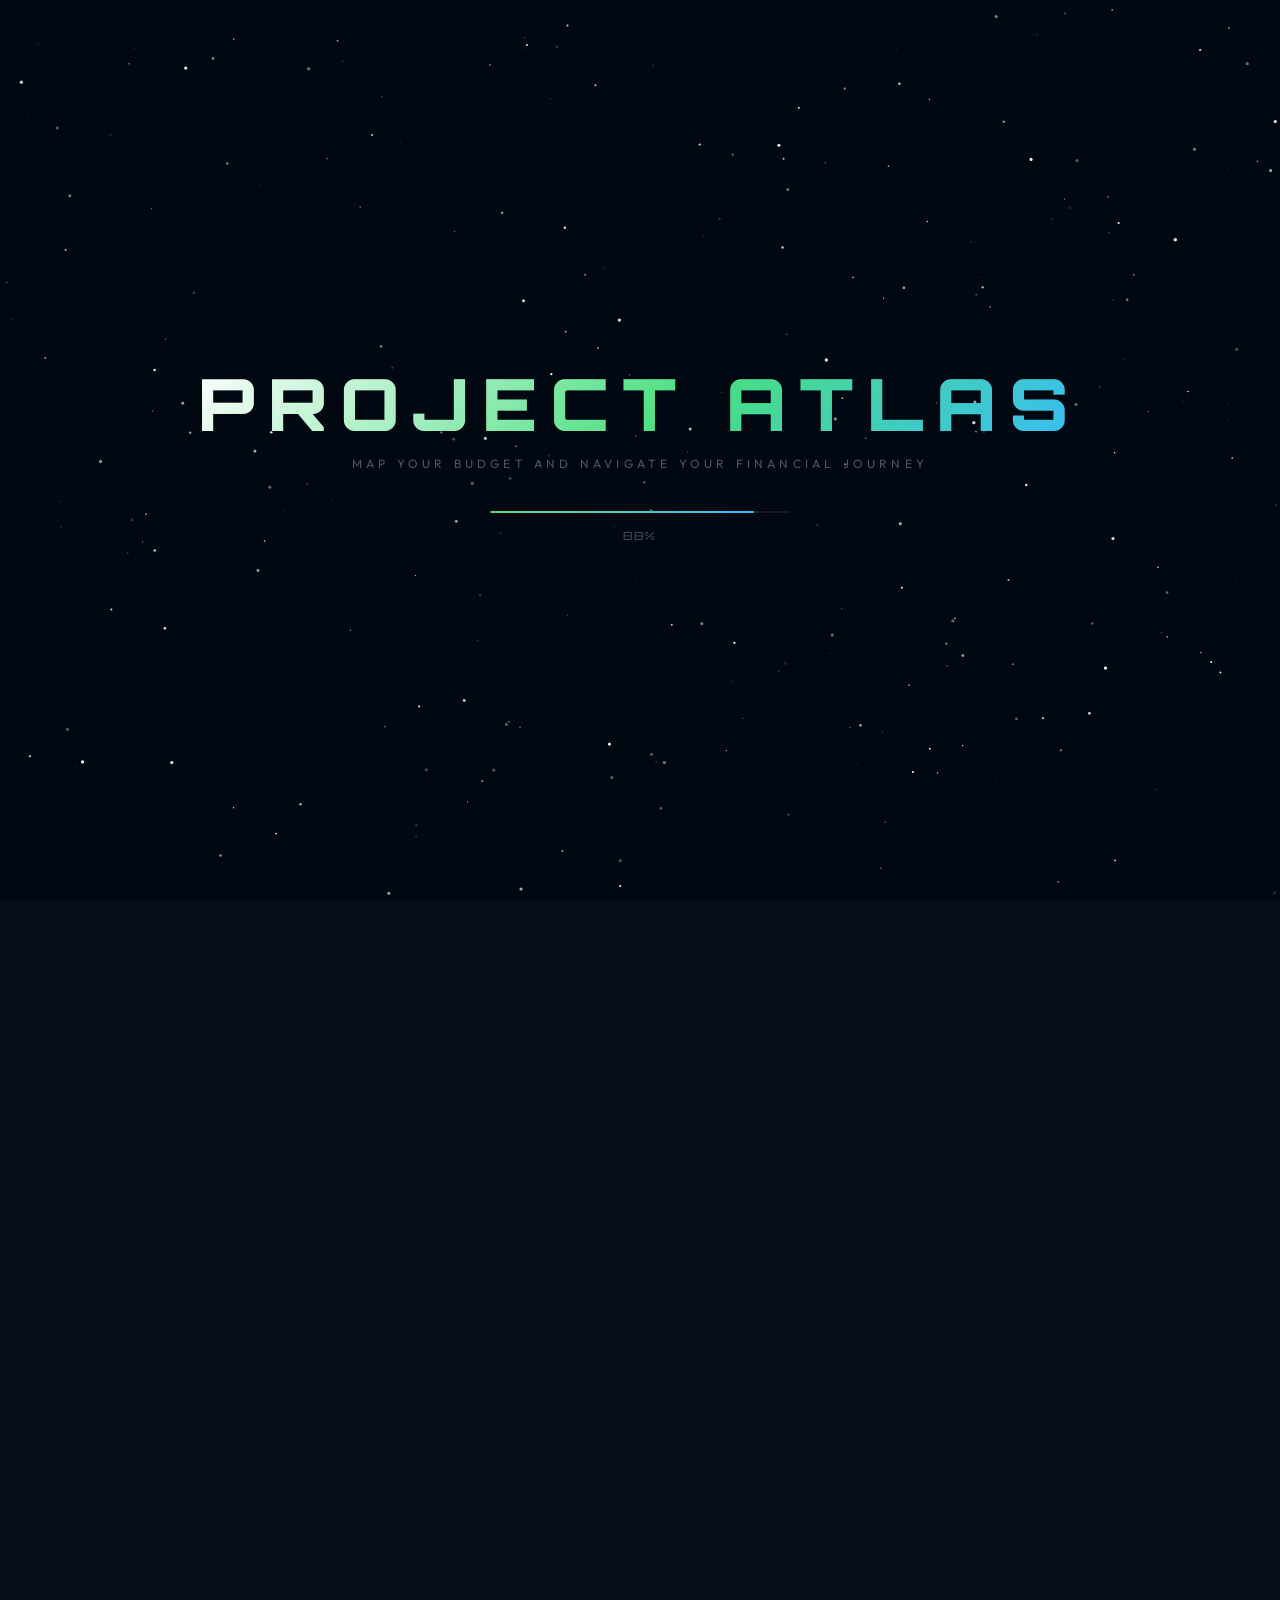
<file: index.html>
<!DOCTYPE html>
<html lang="en" data-theme="dark">
<head>
  <meta charset="UTF-8">
  <meta name="viewport" content="width=device-width, initial-scale=1.0">
  <title>Project Atlas</title>
  <link rel="preconnect" href="https://fonts.googleapis.com">
  <link href="https://fonts.googleapis.com/css2?family=Orbitron:wght@700;900&family=Outfit:wght@300;400;500;600;700&family=Playfair+Display:wght@600;700;800&family=JetBrains+Mono:wght@400;600;800&display=swap" rel="stylesheet">
  <link rel="stylesheet" href="styles.css">
  <link rel="stylesheet" href="experimental-themes.css">
  <link rel="stylesheet" href="atlas-extras.css">
  <link rel="stylesheet" href="atlas-qol-extra.css">
  <link rel="icon" type="image/png" href="atlas.png">
</head>
<body>

<!-- LOADER -->
<div id="loader">
  <canvas id="starfield"></canvas>
  <div class="loader-content">
    <div class="loader-title">PROJECT ATLAS</div>
    <div class="loader-subtitle">Map your budget and navigate your financial journey</div>
    <div class="loader-bar-wrap"><div class="loader-bar-fill" id="loaderFill"></div></div>
    <div class="loader-pct" id="loaderPct">0%</div>
  </div>
</div>

<!-- COSMIC BACKGROUND -->
<canvas id="cosmicBg"></canvas>
<div id="nebulae">
  <div class="nebula n1"></div>
  <div class="nebula n2"></div>
  <div class="nebula n3"></div>
  <div class="nebula n4"></div>
</div>

<!-- CONFETTI CANVAS -->
<canvas id="confettiCanvas"></canvas>

<!-- UNDO TOAST -->
<div id="undoToast" class="undo-toast">
  <span id="undoMsg">Transaction deleted</span>
  <button onclick="undoDelete()">Undo</button>
  <div class="undo-progress" id="undoProgress"></div>
</div>

<!-- APP -->
<div id="app">
  <button class="sidebar-collapse-btn" id="sidebarCollapseBtn" onclick="toggleSidebarCollapse()" title="Collapse sidebar" aria-label="Toggle sidebar"><span class="arrow">‹</span></button>
  <header>
    <div class="logo"><span class="logo-icon">◈</span><span class="logo-text shimmer-text">ATLAS V5</span></div>
    <div class="header-controls">
      <div class="dropdown">
        <button class="btn hdr-btn"><span id="currencyLabel" data-symbol="$">USD $</span> ▾</button>
        <div class="dropdown-content">
          <div onclick="changeCurrency('$','USD $','USD')">🇺🇸 USD ($)</div>
          <div onclick="changeCurrency('€','EUR €','EUR')">🇪🇺 EUR (€)</div>
          <div onclick="changeCurrency('£','GBP £','GBP')">🇬🇧 GBP (£)</div>
          <div onclick="changeCurrency('₺','TRY ₺','TRY')">🇹🇷 TRY (₺)</div>
          <div onclick="changeCurrency('¥','JPY ¥','JPY')">🇯🇵 JPY (¥)</div>
          <div onclick="changeCurrency('₹','INR ₹','INR')">🇮🇳 INR (₹)</div>
        </div>
      </div>
      <div class="dropdown">
        <button class="btn hdr-btn" data-i18n="theme">Theme ▾</button>
        <div class="dropdown-content">
          <div onclick="setColor('#4ade80')"><span class="swatch" style="background:#4ade80"></span>Green</div>
          <div onclick="setColor('#38bdf8')"><span class="swatch" style="background:#38bdf8"></span>Blue</div>
          <div onclick="setColor('#f97316')"><span class="swatch" style="background:#f97316"></span>Orange</div>
          <div onclick="setColor('#e11d48')"><span class="swatch" style="background:#e11d48"></span>Red</div>
          <div onclick="setColor('#a78bfa')"><span class="swatch" style="background:#a78bfa"></span>Purple</div>
          <div onclick="setColor('#fb7185')"><span class="swatch" style="background:#fb7185"></span>Pink</div>
        </div>
      </div>
      <button class="btn hdr-btn icon-btn" id="modeBtn" onclick="toggleMode()" data-i18n-title="lightDarkTip" title="Light/Dark Mode">☾</button>
      <button class="btn ldm-btn icon-btn" onclick="window.location.href='lite.html'" data-i18n="liteBtn">Lite</button>
      <button class="btn hdr-btn icon-btn" onclick="openSettings()" data-i18n-title="settingsTip" title="Settings">⚙</button>
    </div>
  </header>

  <div class="container">
    <!-- BALANCE CARD -->
    <div class="card balance-card compact-balance" id="balanceCard">
      <div class="glow-ring"></div>
      <div class="balance-label" data-i18n="totalBalance">TOTAL BALANCE</div>
      <h2 class="balance-amount"><span id="balanceSign"></span><span id="currencyDisp">$</span><span id="balance">0.00</span></h2>
      <div class="balance-meta">
        <span id="mainDatetime" class="main-dt"></span>
        <span class="balance-stats">
          <span class="income-stat">↑ <span id="totalIncome">0.00</span></span>
          <span class="expense-stat">↓ <span id="totalExpense">0.00</span></span>
        </span>
      </div>
    </div>

    <!-- SAVING GOAL -->
    <div class="card saving-goal-card" id="savingGoalCard">
      <h3 data-i18n="savingGoal">Saving Goal</h3>
      <div class="goal-row">
        <label for="goal" class="goal-label" data-i18n="goalLabel">Amount</label>
        <input id="goal" type="number" placeholder="Set target amount" data-i18n-placeholder="phGoal" oninput="updateProgress()">
        <span class="goal-currency" id="goalCurrency">$</span>
      </div>
      <div class="goal-deadline-row">
        <label for="goalDeadline" data-i18n="deadline">Deadline</label>
        <input id="goalDeadline" type="date" onchange="updateGoalDeadlineValue()">
      </div>
      <div class="progress" id="progress"><span>0%</span></div>
      <div class="progress-label" id="progressLabel" data-i18n="setGoal">Set a goal to track your progress</div>
    </div>

    <div class="card budget-card" id="budgetSummaryCard">
      <div class="budget-summary-header">
        <h3 data-i18n="budgetSummary">Budget Summary</h3>
      </div>
      <div id="budgetSummaryList" class="budget-summary-list"></div>
      <div id="budgetSummaryEmpty" class="empty-state" style="display:none" data-i18n="budgetNoLimits">No category budgets set yet. Add them in Settings.</div>
    </div>

    <!-- ANALYTICS CARD -->
    <div class="card analytics-card" id="analyticsCard">
      <div class="analytics-header">
        <h3 data-i18n="analytics">Analytics</h3>
        <div class="analytics-tabs">
          <button class="atab active" onclick="switchAnalyticsTab('donut')" id="tab-donut" data-i18n="spending">Spending</button>
          <button class="atab" onclick="switchAnalyticsTab('bar')" id="tab-bar" data-i18n="monthly">Monthly</button>
          <button class="atab" onclick="switchAnalyticsTab('line')" id="tab-line" data-i18n="balance">Balance</button>
        </div>
      </div>
      <div id="analyticsContent" class="analytics-content">
        <div id="panel-donut" class="analytics-panel active">
          <canvas id="donutChart" width="260" height="260"></canvas>
          <div id="donutLegend" class="donut-legend"></div>
          <div id="donutInsight" class="insight-box"></div>
        </div>
        <div id="panel-bar" class="analytics-panel">
          <canvas id="barChart" width="600" height="220"></canvas>
          <div id="barInsight" class="insight-box"></div>
        </div>
        <div id="panel-line" class="analytics-panel">
          <div class="line-mode-toggle" style="display:flex;gap:6px;justify-content:flex-end;margin-bottom:8px;">
            <button class="atab active" id="lineMode-balance" onclick="setLineMode('balance')" data-i18n="balance">Balance</button>
            <button class="atab" id="lineMode-expense" onclick="setLineMode('expense')" data-i18n="expensesByCat">Expenses by Category</button>
          </div>
          <canvas id="lineChart" width="600" height="220"></canvas>
          <div id="lineInsight" class="insight-box"></div>
        </div>
      </div>
    </div>

    <!-- PREDEFINED TRANSACTIONS -->
    <div class="card" id="predefinedCard">
      <div class="transactions-header">
        <h3><span class="stg-ico">»</span> <span data-i18n="quickTransactionsHeader">QUICK TRANSACTIONS</span></h3>
        <span class="predefined-count" id="predefinedCount"></span>
      </div>
      <div id="predefinedGrid" class="predefined-grid"></div>
      <div id="predefinedEmpty" class="empty-state" style="display:none">
        <div class="empty-illustration">»</div>
        <span data-i18n="noQuickTxYet">No quick transactions yet. Mark a transaction as predefined when adding.</span>
      </div>
    </div>

    <!-- RECENT TRANSACTIONS -->
    <div class="card" id="txPreviewCard">
      <div class="transactions-header">
        <h3 data-i18n="recentTx">Recent Transactions</h3>
        <button class="btn sm-btn" onclick="openTransactionsFull()" data-i18n="viewAll">View All →</button>
      </div>
      <div id="content"></div>
      <div id="emptyState" class="empty-state">
        <div class="empty-illustration">◈</div>
        <span data-i18n="noTx">No transactions yet. Tap <b>+</b> to add one.</span>
      </div>
    </div>
  </div>

  <!-- ABOUT SECTION -->
  <div id="aboutSection" class="about-section">
    <div class="about-line"><span class="about-label" data-i18n="about_label">PROJECT</span> <span class="about-highlight">ATLAS</span></div>
    <div class="about-line"><span class="about-label" data-i18n="about_engine">ENGINE</span> <span class="about-highlight">ATLAS V5.0.5</span></div>
    <div class="about-line"><span class="about-label" data-i18n="about_author">Author</span> <span class="about-author">Sam Roohi</span></div>
    <div class="about-line"><span class="about-label" data-i18n="about_hosted">Hosted on</span> <span class="about-muted">Cloudflare Servers</span></div>
    <div class="about-line"><span class="about-label" data-i18n="about_candidate">Candidate for</span> <span class="about-highlight">1W1I</span></div>
    <div class="about-line"><span class="about-label" data-i18n="about_directed">Directed by</span> <span class="about-highlight">AIOLEARN</span> <span class="about-muted" data-i18n="about_academy">Academy</span></div>
    <div class="about-line"><span class="about-label" data-i18n="about_question">&nbsp;</span> <span class="about-highlight" data-i18n="about_record">&nbsp;</span></div>
  </div>

  <!-- FAB GROUP -->
  <div class="fab-group">
    <button class="fab fab-secondary" onclick="openConverter()" data-i18n-title="currencyConverterTitle" title="Currency Converter">⇄</button>
    <button class="fab" onclick="openAdd()" data-i18n-title="addTransactionTip" title="Add Transaction">+</button>
  </div>
</div>

<!-- ═══ ADD / EDIT TRANSACTION MODAL ═══ -->
<div id="addMenu" class="modal">
  <div class="modal-content">
    <div class="modal-header">
      <h3 id="addModalTitle" data-i18n="newTx">New Transaction</h3>
      <button class="modal-close" onclick="closeAdd()">✕</button>
    </div>
    <div class="field"><label data-i18n="name">Name</label><input id="txName" placeholder="e.g. Grocery shopping" data-i18n-placeholder="phName"></div>
    <div class="field"><label data-i18n="amount">Amount</label><input id="txAmount" type="number" placeholder="0.00" min="0" step="0.01" data-i18n-placeholder="phAmount"></div>
    <div class="field">
      <label data-i18n="category">Category</label>
      <div class="category-row">
        <select id="txCategory"></select>
        <button type="button" class="btn sm-btn" onclick="openAddCustomCategory()" data-i18n-title="addCustomCategoryTip" title="Add custom category" style="flex-shrink:0;padding:8px 10px;">+</button>
      </div>
    </div>
    <div class="field">
      <label data-i18n="recurrence">Recurrence</label>
      <select id="txRecurrence">
        <option value="none" data-i18n="recurrenceNone">None</option>
        <option value="weekly" data-i18n="recurrenceWeekly">Weekly</option>
        <option value="monthly" data-i18n="recurrenceMonthly">Monthly</option>
        <option value="yearly" data-i18n="recurrenceYearly">Yearly</option>
      </select>
    </div>
    <div class="field"><label data-i18n="note">Note <span class="opt-label" data-i18n="optional">(optional)</span></label><textarea id="txNote" placeholder="Add a note…" data-i18n-placeholder="phNote" rows="2"></textarea></div>
    <div class="field predefined-field">
      <label class="predefined-check-label">
        <input type="checkbox" id="txPredefined">
        <span class="predefined-check-text"><span class="stg-ico">»</span> <span data-i18n="saveAsQuick">Save as Quick Transaction</span></span>
      </label>
      <div class="setting-desc" style="margin-top:4px;padding-left:22px" data-i18n="saveAsQuickDesc">Adds this to your Quick Transactions panel for fast reuse</div>
    </div>
    <div class="field">
      <label data-i18n="type">Type</label>
      <div class="type-toggle">
        <button class="type-btn active" id="incomeBtn" onclick="setType('income')" data-i18n="income">↑ Income</button>
        <button class="type-btn" id="expenseBtn" onclick="setType('expense')" data-i18n="expense">↓ Expense</button>
      </div>
    </div>
    <input type="hidden" id="txType" value="income">
    <input type="hidden" id="editIdx" value="">
    <div class="modal-actions">
      <button class="btn danger" onclick="closeAdd()" data-i18n="cancel">Cancel</button>
      <button class="btn primary" id="addBtn" onclick="addTransaction()" data-i18n="add">Add</button>
    </div>
  </div>
</div>

<!-- ═══ FULL TRANSACTIONS MODAL ═══ -->
<div id="transactionsFull" class="modal full-modal">
  <div class="modal-content full-modal-content">
    <div class="modal-header">
      <h3 data-i18n="allTx">All Transactions</h3>
      <div class="modal-header-actions">
        <button class="btn sm-btn danger-outline" onclick="confirmClearAll()"><span class="btn-ico">✕</span> <span data-i18n="clearAll">Clear All</span></button>
        <button class="modal-close" onclick="closeTransactionsFull()">✕</button>
      </div>
    </div>
    <!-- Search bar -->
    <div class="search-bar-wrap">
      <span class="search-icon-outer">⌕</span>
      <input type="text" id="txSearch" placeholder="Search transactions…" oninput="renderFullTransactions()" data-i18n-placeholder="searchTx" >
    </div>
    <div class="sort-bar">
      <span class="sort-label" data-i18n="sort">Sort:</span>
      <button class="sort-btn" id="sb-name" onclick="toggleSort('name')" data-i18n="sortName">Name <span id="sarr-name" class="sort-arrow"></span></button>
      <button class="sort-btn" id="sb-amount" onclick="toggleSort('amount')" data-i18n="sortAmount">Amount <span id="sarr-amount" class="sort-arrow"></span></button>
      <button class="sort-btn active-sort sort-desc" id="sb-date" onclick="toggleSort('date')" data-i18n="sortDate" aria-sort="descending">Date <span id="sarr-date" class="sort-arrow">↓</span></button>
      <button class="sort-btn" id="sb-category" onclick="toggleSort('category')" data-i18n="sortCat">Category <span id="sarr-category" class="sort-arrow"></span></button>
      <div class="dropdown three-dot-dd">
        <button class="sort-btn three-dot" data-i18n-title="filterTip" title="Filter">⋮</button>
        <div class="dropdown-content filter-panel">
          <div class="filter-section-title" data-i18n="type">Type</div>
          <label class="filter-opt"><input type="checkbox" id="fltIncome" onchange="applyFilters()"> <span data-i18n="income">Income</span></label>
          <label class="filter-opt"><input type="checkbox" id="fltExpense" onchange="applyFilters()"> <span data-i18n="expense">Expense</span></label>
          <div class="filter-section-title" data-i18n="category">Category</div>
          <div id="catFilterList"></div>
          <button class="btn sm-btn" style="margin-top:8px;width:100%" onclick="clearFilters()" data-i18n="clearFilters">Clear Filters</button>
        </div>
      </div>
    </div>
    <div id="fullContent" class="full-tx-list"></div>
    <div id="fullEmpty" class="empty-state" style="display:none" data-i18n="noMatch">No transactions match your filters.</div>
  </div>
</div>

<!-- ═══ SETTINGS ═══ -->
<div id="settingsMenu" class="modal">
  <div class="modal-content settings-content">
    <div class="modal-header"><h3>⚙ <span data-i18n="settings">Settings</span></h3><button class="modal-close" onclick="closeSettings()">✕</button></div>
    <div class="settings-body">

      <div class="settings-section">
        <div class="settings-section-title" data-i18n="general">General</div>
        <div class="setting-row">
          <div><div class="setting-name" data-i18n="confirmDelete">Confirm Delete</div><div class="setting-desc" data-i18n="confirmDeleteDesc">Ask before deleting a transaction</div></div>
          <label class="toggle-switch"><input type="checkbox" id="stgConfirmDelete" checked onchange="saveSetting('confirmDelete',this.checked)"><span class="toggle-slider"></span></label>
        </div>
        <div class="setting-row">
          <div><div class="setting-name" data-i18n="tsFormat">Timestamp Format</div><div class="setting-desc" data-i18n="tsFormatDesc">Shown on each transaction</div></div>
          <select class="setting-select" id="stgTsFormat" onchange="saveSetting('tsFormat',this.value);renderTransactions()">
            <option value="datetime" data-i18n="dateTime">Date &amp; Time</option>
            <option value="date" data-i18n="dateOnly">Date Only</option>
          </select>
        </div>
        <div class="setting-row">
          <div><div class="setting-name" data-i18n="maxShown">Recent Transactions Shown</div><div class="setting-desc" data-i18n="maxShownDesc">Visible on main screen (5–20)</div></div>
          <div class="range-with-val">
            <input type="range" id="stgMaxShown" class="range-input" min="5" max="20" value="5"
              oninput="document.getElementById('maxShownVal').textContent=this.value;saveSetting('maxShown',+this.value);renderTransactions()">
            <span class="range-val" id="maxShownVal">5</span>
          </div>
        </div>
        <div class="setting-row">
          <div><div class="setting-name" data-i18n="liquidGlass">Liquid Glass UI</div><div class="setting-desc" data-i18n="liquidGlassDesc">Frosted glass aesthetic</div></div>
          <label class="toggle-switch"><input type="checkbox" id="stgLiquidGlass" onchange="toggleLiquidGlass(this.checked)"><span class="toggle-slider"></span></label>
        </div>
        <div class="setting-row">
          <div><div class="setting-name" data-i18n="language">Language</div><div class="setting-desc" data-i18n="languageDesc">App interface language</div></div>
          <select class="setting-select" id="stgLanguage" onchange="changeLanguage(this.value)">
            <option value="en">🇬🇧 English</option>
            <option value="es">🇪🇸 Español</option>
            <option value="ru">🇷🇺 Русский</option>
            <option value="tr">🇹🇷 Türkçe</option>
            <option value="de">🇩🇪 Deutsch</option>
            <option value="fa">🇮🇷 فارسی</option>
            <option value="it">🇮🇹 Italiano</option>
            <option value="sv">🇸🇪 Svenska</option>
            <option value="pl">🇵🇱 Polski</option>
            <option value="hi">🇮🇳 हिन्दी</option>
            <option value="ja">🇯🇵 日本語</option>
            <option value="vi">🇻🇳 Tiếng Việt</option>
            <option value="ar">🇸🇦 العربية</option>
            <option value="zhTW">🇨🇳 中文</option>
            <option value="no">🇳🇴 Norsk</option>
          </select>
        </div>
      </div>


      <!-- EXPERIMENTAL SECTION -->
      <div class="settings-section">
        <div class="settings-section-title"><span class="stg-ico">⚗</span> <span data-i18n="experimental">Experimental</span></div>
        <div class="setting-desc" style="margin-bottom:12px" data-i18n="experimentalDesc">PC-only features and layout experiments</div>
        <div class="setting-row">
          <div>
            <div class="setting-name"><span class="stg-ico">⊞</span> <span data-i18n="expUiLayout">Experimental UI Layout</span> <span class="exp-pc-badge">PC ONLY</span></div>
            <div class="setting-desc" data-i18n="expUiLayoutDesc">Rearranges button positions for desktop use. PC ONLY.</div>
          </div>
          <select class="setting-select" id="stgExpUiLayout" onchange="setExperimentalUiLayout(this.value)">
            <option value="off" data-i18n="expUiOff">Off (Default)</option>
            <option value="sidebar" data-i18n="expUiSidebar">Sidebar Navigation</option>
            <option value="topbar" data-i18n="expUiTopbar">Compact Topbar</option>
          </select>
        </div>
        <div class="setting-row">
          <div><div class="setting-name"><span class="stg-ico">✦</span> <span data-i18n="galaxyMode">Galaxy Mode</span></div><div class="setting-desc" data-i18n="galaxyModeDesc">Experimental: nebula & deep-space effects in dark mode</div></div>
          <label class="toggle-switch"><input type="checkbox" id="stgGalaxy" onchange="toggleGalaxyMode(this.checked)"><span class="toggle-slider"></span></label>
        </div>
        <div class="setting-row">
          <div>
            <div class="setting-name"><span class="stg-ico">⚗</span> <span data-i18n="expTheme">Experimental Theme</span></div>
            <div class="setting-desc" data-i18n="expThemeDesc">Try a completely different look. Off by default.</div>
          </div>
          <select class="setting-select" id="stgExpTheme" onchange="setExperimentalTheme(this.value)">
            <option value="off" data-i18n="expOff">Off (Default)</option>
            <option value="mono" data-i18n="expMono">Mono — Brutalist</option>
            <option value="cumulus" data-i18n="expCumulus">Cumulus — Neumorphic</option>
            <option value="ledger" data-i18n="expLedger">Ledger — Editorial</option>
            <option value="prism" data-i18n="expPrism">Prism — Glass + Neon</option>
            <option value="aurora" data-i18n="expAurora">Aurora — Nordic Glow</option>
            <option value="obsidian" data-i18n="expObsidian">Obsidian — Dark Marble</option>
          </select>
        </div>
      </div>

      <!-- CUSTOM CATEGORIES -->
      <div class="settings-section" id="customCategoriesSection">
        <div class="settings-section-title"><span class="stg-ico">≡</span> <span data-i18n="customCategories">Custom Categories</span></div>
        <div id="customCatList" class="custom-cat-list"></div>
        <button class="btn sm-btn primary" style="margin-top:10px;width:100%" onclick="openAddCustomCategory()" data-i18n="addCustomCategory">+ Add Custom Category</button>
      </div>

      <div class="settings-section">
        <div class="settings-section-title"><span class="stg-ico">▤</span> <span data-i18n="categoryBudgetsSection">Category Budgets</span></div>
        <div class="setting-desc" style="margin-bottom:12px" data-i18n="categoryBudgetsDesc">Set monthly spending limits for each category. Progress updates automatically.</div>
        <div id="categoryBudgetList" class="budget-list"></div>
        <button type="button" class="btn sm-btn" style="margin-top:10px;width:100%" onclick="openCustomCategoryBudgetModal()" data-i18n="viewCustomCategories">View custom categories</button>
      </div>

      <div class="settings-section">
        <div class="settings-section-title"><span class="stg-ico">↻</span> <span data-i18n="recurringSection">Recurring Transactions</span></div>
        <div class="setting-desc" style="margin-bottom:12px" data-i18n="recurringDesc">Create entries that repeat automatically from the Add Transaction modal.</div>
        <div id="recurringList" class="recurring-list"></div>
      </div>

      <!-- QUICK TRANSACTIONS MANAGEMENT -->
      <div class="settings-section">
        <div class="settings-section-title"><span class="stg-ico">»</span> <span data-i18n="quickTransactions">Quick Transactions</span></div>
        <div class="setting-desc" style="margin-bottom:12px"><span data-i18n="quickTxManageDesc">Manage your saved quick transactions (max</span> <span id="maxPredefinedLabel">16</span>)</div>
        <div id="predefinedMgmtList" class="predefined-mgmt-list"></div>
        <div id="predefinedMgmtEmpty" class="setting-desc" style="display:none;padding:8px 0" data-i18n="noQuickTxSaved">No quick transactions saved yet.</div>
      </div>

      <div class="settings-section">
        <div class="settings-section-title" data-i18n="music">Music</div>
        <div class="music-widget">
          <div class="music-thumb-row">
            <div class="music-thumb" id="musicThumb" onclick="toggleMusicPanel()" data-i18n-title="clickExpand" title="Click to expand">♪</div>
            <div>
              <div class="setting-name" data-i18n="ambiancePlayer">Ambiance Player</div>
              <div class="setting-desc" data-i18n="ambiancePlayerDesc">Click icon to expand controls</div>
            </div>
            <label class="toggle-switch" style="margin-left:auto">
              <input type="checkbox" id="stgMusicOn" onchange="toggleMusic(this.checked)"><span class="toggle-slider"></span>
            </label>
          </div>
          <div class="music-panel" id="musicPanel" style="display:none">
            <div class="now-playing"><div class="np-title" id="npTitle" data-i18n="selectSongBelow">Select a song below</div><div class="np-artist" id="npArtist">—</div></div>
            <div class="music-controls">
              <button class="music-btn" onclick="prevSong()">⏴⏴</button>
              <button class="music-btn play-btn" id="playBtn" onclick="togglePlay()">▶</button>
              <button class="music-btn" onclick="nextSong()">⏵⏵</button>
            </div>
            <div class="scrubber-row">
              <span class="time-lbl" id="curTime">0:00</span>
              <input type="range" id="scrubber" class="range-input" min="0" max="100" step="0.1" value="0" oninput="seekSong(this.value)">
              <span class="time-lbl" id="totTime">0:00</span>
            </div>
            <div class="scrubber-row">
              <span class="time-lbl" data-i18n="volMinus">vol−</span>
              <input type="range" id="volSlider" class="range-input" min="0" max="1" step="0.01" value="0.7" oninput="setVolume(this.value)">
              <span class="time-lbl" data-i18n="volPlus">vol+</span>
            </div>
            <div class="loop-row">
              <button class="loop-btn active" id="lbAll" onclick="setLoopMode('loop-all')" data-i18n="loopAll">↻ All</button>
              <button class="loop-btn" id="lbOne" onclick="setLoopMode('loop-one')" data-i18n="loopOne">↺ One</button>
              <button class="loop-btn" id="lbRand" onclick="setLoopMode('random')" data-i18n="loopRandom">⇄ Random</button>
            </div>
          </div>
        </div>
        <div class="song-list" id="songList"></div>
        <button class="btn sm-btn primary" style="margin-top:10px;width:100%" onclick="openAddSong()" data-i18n="addSong">+ Add Your Own Song</button>
      </div>

      <div class="settings-section">
        <div class="settings-section-title" data-i18n="data">Data</div>
        <div class="data-btns">
          <button class="btn primary" onclick="exportData()" data-i18n="exportData">↑ Export Data</button>
          <button class="btn" onclick="exportCsv()" data-i18n="exportCsv">⇅ Export CSV</button>
          <label class="btn" style="cursor:pointer;text-align:center"><span data-i18n="importData">↓ Import Data</span><input type="file" id="importFile" accept=".json" onchange="importData(this)" style="display:none"></label>
        </div>
        <div class="setting-desc" style="margin-top:8px;line-height:1.5" data-i18n="dataDesc">
          Exports all transactions, balance, settings &amp; preferences as a .json file. Custom audio files are not included. Data is also saved automatically in your browser (localStorage).
        </div>
      </div>

    </div>
  </div>
</div>

<!-- ═══ CONFIRM DELETE ═══ -->
<div id="confirmDeleteModal" class="modal mini-modal">
  <div class="modal-content mini-content">
    <div class="modal-header"><h3 data-i18n="deleteTx">Delete Transaction?</h3></div>
    <p class="confirm-text" id="confirmDeleteText"></p>
    <div class="modal-actions">
      <button class="btn" onclick="closeConfirmDelete()" data-i18n="cancel">Cancel</button>
      <button class="btn danger" onclick="executeDelete()" data-i18n="delete">Delete</button>
    </div>
  </div>
</div>

<!-- ═══ CONFIRM CLEAR ALL ═══ -->
<div id="confirmClearModal" class="modal mini-modal">
  <div class="modal-content mini-content">
    <div class="modal-header"><h3><span class="warn-ico">!</span> <span data-i18n="clearAll">Clear All?</span></h3></div>
    <p class="confirm-text" data-i18n="clearAllConfirm">This will permanently delete <strong>all</strong> transactions and reset your balance to zero. This cannot be undone.</p>
    <div class="modal-actions">
      <button class="btn" onclick="document.getElementById('confirmClearModal').style.display='none'" data-i18n="cancel">Cancel</button>
      <button class="btn danger" onclick="clearAllTransactions()" data-i18n="yesDelete">Yes, Clear All</button>
    </div>
  </div>
</div>

<!-- ═══ CURRENCY CONVERT MODAL ═══ -->
<div id="currencyConvertModal" class="modal mini-modal">
  <div class="modal-content mini-content">
    <div class="modal-header"><h3 data-i18n="currencyChange">Currency Change</h3></div>
    <p class="confirm-text" id="convertText"></p>
    <div class="rate-info" id="rateInfo"></div>
    <div class="modal-actions">
      <button class="btn" onclick="applyCurrencyChange(false)" data-i18n="keepValues">Keep Values</button>
      <button class="btn primary" id="convertBtn" onclick="applyCurrencyChange(true)" data-i18n="convert">Convert</button>
    </div>
  </div>
</div>

<!-- ═══ CURRENCY CONVERTER TOOL ═══ -->
<div id="converterModal" class="modal">
  <div class="modal-content converter-content">
    <div class="modal-header">
      <h3>⇄ <span data-i18n="currencyConverter">Currency Converter</span></h3>
      <button class="modal-close" onclick="closeConverter()">✕</button>
    </div>
    <div class="converter-body">
      <div class="converter-row">
        <div class="converter-field">
          <label data-i18n="amount">Amount</label>
          <input type="number" id="convAmount" placeholder="100" value="1" oninput="runConvert()">
        </div>
        <div class="converter-field">
          <label data-i18n="from">From</label>
          <select id="convFrom" onchange="runConvert()">
            <option value="USD">USD</option>
            <option value="EUR">EUR</option>
            <option value="GBP">GBP</option>
            <option value="TRY">TRY</option>
            <option value="JPY">JPY</option>
            <option value="INR">INR</option>
            <option value="CAD">CAD</option>
            <option value="AUD">AUD</option>
            <option value="CHF">CHF</option>
            <option value="CNY">CNY</option>
            <option value="BRL">BRL</option>
            <option value="MXN">MXN</option>
            <option value="KRW">KRW</option>
            <option value="RUB">RUB</option>
            <option value="SEK">SEK</option>
            <option value="NOK">NOK</option>
            <option value="DKK">DKK</option>
            <option value="PLN">PLN</option>
            <option value="SGD">SGD</option>
            <option value="HKD">HKD</option>
          </select>
        </div>
        <button class="swap-btn" onclick="swapConv()" data-i18n-title="swapCurrencies" title="Swap currencies">⇄</button>
        <div class="converter-field">
          <label data-i18n="to">To</label>
          <select id="convTo" onchange="runConvert()">
            <option value="USD">USD</option>
            <option value="EUR" selected>EUR</option>
            <option value="GBP">GBP</option>
            <option value="TRY">TRY</option>
            <option value="JPY">JPY</option>
            <option value="INR">INR</option>
            <option value="CAD">CAD</option>
            <option value="AUD">AUD</option>
            <option value="CHF">CHF</option>
            <option value="CNY">CNY</option>
            <option value="BRL">BRL</option>
            <option value="MXN">MXN</option>
            <option value="KRW">KRW</option>
            <option value="RUB">RUB</option>
            <option value="SEK">SEK</option>
            <option value="NOK">NOK</option>
            <option value="DKK">DKK</option>
            <option value="PLN">PLN</option>
            <option value="SGD">SGD</option>
            <option value="HKD">HKD</option>
          </select>
        </div>
      </div>
      <div class="converter-result" id="convResult">
        <button type="button" class="conv-copy-btn" id="convCopyBtn" onclick="copyConvResult()" data-i18n-title="copyClipboard" title="Copy to clipboard" aria-label="Copy">⧉</button>
        <div class="conv-number" id="convResultNum">—</div>
        <div class="conv-rate" id="convResultRate"></div>
        <div class="conv-updated" id="convUpdated"></div>
      </div>
      <div class="quick-pairs">
        <div class="quick-pairs-title" data-i18n="popularPairs">Popular Pairs</div>
        <div class="quick-pairs-grid" id="quickPairs"></div>
      </div>
    </div>
  </div>
</div>

<!-- ═══ ADD SONG ═══ -->
<div id="addSongModal" class="modal mini-modal">
  <div class="modal-content">
    <div class="modal-header"><h3 data-i18n="addCustomSong">Add Custom Song</h3><button class="modal-close" onclick="closeAddSong()">✕</button></div>
    <div class="field">
      <label data-i18n="audioFile">Audio File</label>
      <label class="file-input-label">
        <input type="file" id="songFile" accept="audio/*" onchange="previewSong(this)">
        <span id="songFileLabel" data-i18n="chooseAudio">Choose audio file…</span>
      </label>
    </div>
    <div class="field"><label data-i18n="songTitleLabel">Title</label><input id="songTitle" placeholder="Song name" data-i18n-placeholder="phSongTitle"></div>
    <div id="songTrimSection" style="display:none">
      <audio id="songPreview" controls style="width:100%;margin:8px 0"></audio>
      <div class="setting-row" style="margin:10px 0">
        <span class="setting-name" data-i18n="trimSong">Trim Song</span>
        <label class="toggle-switch"><input type="checkbox" id="trimEnabled" onchange="toggleTrim(this.checked)"><span class="toggle-slider"></span></label>
      </div>
      <div id="trimControls" style="display:none">
        <div class="trim-row"><label><span data-i18n="startLabel">Start:</span> <span id="trimStartVal">0:00</span></label><input type="range" id="trimStart" class="range-input" min="0" max="100" step="0.1" value="0" oninput="updateTrim()"></div>
        <div class="trim-row"><label><span data-i18n="endLabel">End:</span> <span id="trimEndVal">0:00</span></label><input type="range" id="trimEnd" class="range-input" min="0" max="100" step="0.1" value="100" oninput="updateTrim()"></div>
      </div>
    </div>
    <div class="modal-actions">
      <button class="btn danger" onclick="closeAddSong()" data-i18n="cancel">Cancel</button>
      <button class="btn primary" onclick="addCustomSong()" data-i18n="addSongBtn">Add Song</button>
    </div>
  </div>
</div>

<!-- ═══ ADD CUSTOM CATEGORY ═══ -->
<div id="addCustomCategoryModal" class="modal mini-modal">
  <div class="modal-content mini-content">
    <div class="modal-header"><h3><span class="stg-ico">≡</span> <span data-i18n="addCustomCategoryHeader">Add Custom Category</span></h3><button class="modal-close" onclick="closeAddCustomCategory()">✕</button></div>
    <div class="field">
      <label data-i18n="symbolLabel">Symbol</label>
      <input id="newCatEmoji" placeholder="e.g. ◆" data-i18n-placeholder="phCatSymbol" maxlength="4" style="width:90px;display:inline-block;margin-right:8px">
      <span style="font-size:0.75rem;color:var(--muted)" data-i18n="symbolHint">Pick a symbol (e.g. ◆ ◈ ◉ ▲ ● ♦ ✦ ✧)</span>
    </div>
    <div class="field">
      <label data-i18n="categoryName">Category Name</label>
      <input id="newCatName" placeholder="e.g. Gaming" data-i18n-placeholder="phCatName">
    </div>
    <div class="modal-actions">
      <button class="btn" onclick="closeAddCustomCategory()" data-i18n="cancel">Cancel</button>
      <button class="btn primary" onclick="addCustomCategory()" data-i18n="addCategoryBtn">Add Category</button>
    </div>
  </div>
</div>

<div id="customCategoryBudgetModal" class="modal full-modal">
  <div class="modal-content full-modal-content">
    <div class="modal-header">
      <h3><span class="stg-ico">▤</span> <span data-i18n="customCategoryBudgetTitle">Custom Category Budgets</span></h3>
      <button class="modal-close" onclick="closeCustomCategoryBudgetModal()">✕</button>
    </div>
    <div id="customCategoryBudgetList" class="budget-list"></div>
  </div>
</div>

<!-- ═══ ADD CUSTOM UI / THEME (file + name)═══ -->
<div id="addCustomCssModal" class="modal mini-modal">
  <div class="modal-content mini-content">
    <div class="modal-header">
      <h3><span class="stg-ico">✦</span> <span id="addCustomCssTitle">Import Custom UI</span></h3>
      <button class="modal-close" onclick="atlasCloseAddCustomCss()">✕</button>
    </div>
    <div class="field">
      <label id="addCustomCssFileLabel">CSS File</label>
      <label class="file-input-label">
        <input type="file" id="addCustomCssFile" accept=".css,text/css,text/plain,*/*" onchange="atlasPreviewCustomCss(this)">
        <span id="addCustomCssFileName">Choose .css file…</span>
      </label>
    </div>
    <div class="field">
      <label id="addCustomCssNameLabel">Name</label>
      <input id="addCustomCssName" placeholder="e.g. My Sunset Theme" maxlength="60">
    </div>
    <div class="modal-actions">
      <button class="btn" onclick="atlasCloseAddCustomCss()">Cancel</button>
      <button class="btn primary" onclick="atlasConfirmAddCustomCss()" id="addCustomCssConfirmBtn">Import</button>
      
      <button class="btn secondary" onclick="window.location.href='themes-gallery.html'" style="margin-top: 8px; width: 100%;">
        Browse Themes Gallery
      </button>
    </div>
  </div>
</div>


<audio id="audioPlayer" preload="metadata"></audio>
<script src="script.js"></script>
<script src="atlas-extras.js"></script>
<script src="atlas-qol-extra.js"></script>
</body>
</html>
</file>
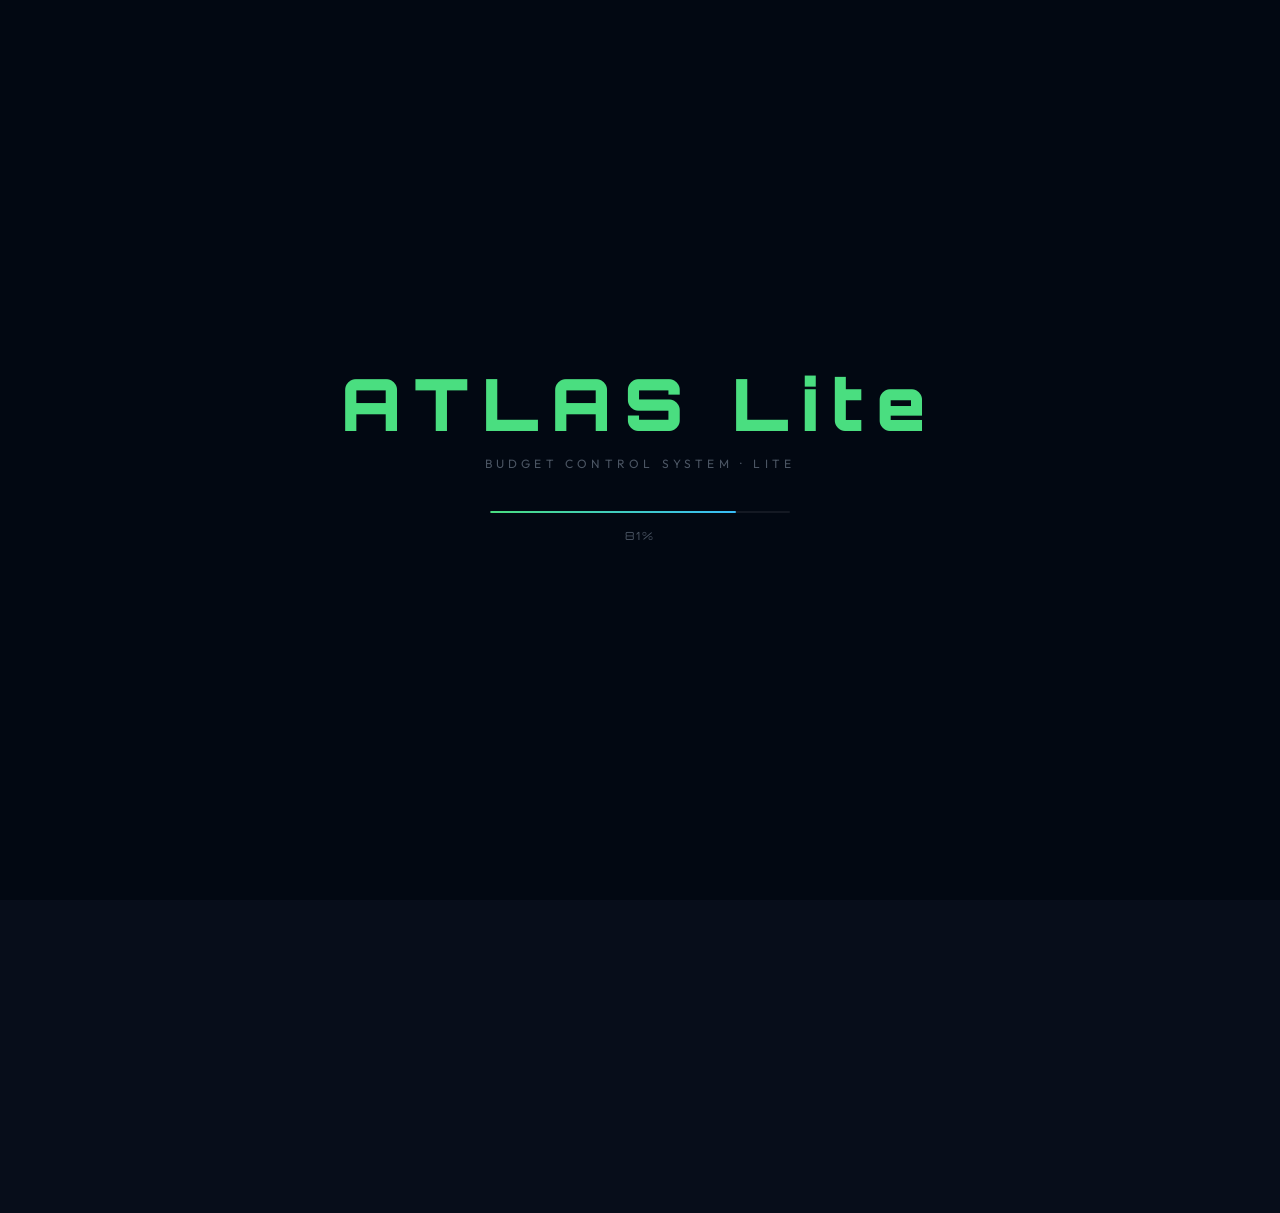
<file: lite.html>
<!DOCTYPE html>
<html lang="en" data-theme="dark">
<head>
  <meta charset="UTF-8">
  <meta name="viewport" content="width=device-width, initial-scale=1.0">
  <title>Atlas Lite</title>
  <link rel="preconnect" href="https://fonts.googleapis.com">
  <link href="https://fonts.googleapis.com/css2?family=Orbitron:wght@700;900&family=Outfit:wght@300;400;500;600;700&family=JetBrains+Mono:wght@400;600&display=swap" rel="stylesheet">
  <link rel="stylesheet" href="lite.css">
  <link rel="icon" type="image/png" href="atlas.png">
</head>
<body>

<!-- LOADER -->
<div id="loader">
  <div class="loader-content">
    <div class="loader-title">ATLAS Lite</div>
    <div class="loader-subtitle">Budget Control System · Lite</div>
    <div class="loader-bar-wrap"><div class="loader-bar-fill" id="loaderFill"></div></div>
    <div class="loader-pct" id="loaderPct">0%</div>
  </div>
</div>

<!-- CONFETTI CANVAS -->
<canvas id="confettiCanvas"></canvas>

<!-- UNDO TOAST -->
<div id="undoToast" class="undo-toast">
  <span id="undoMsg">Transaction deleted</span>
  <button onclick="undoDelete()">Undo</button>
  <div class="undo-progress" id="undoProgress"></div>
</div>

<!-- APP -->
<div id="app">
  <header>
    <div class="logo"><span class="logo-icon">◈</span><span class="logo-text">ATLAS LITE</span></div>
    <div class="header-controls">
      <div class="dropdown">
        <button class="btn hdr-btn"><span id="currencyLabel">USD $</span> ▾</button>
        <div class="dropdown-content">
          <div onclick="changeCurrency('$','USD $','USD')">🇺🇸 USD ($)</div>
          <div onclick="changeCurrency('€','EUR €','EUR')">🇪🇺 EUR (€)</div>
          <div onclick="changeCurrency('£','GBP £','GBP')">🇬🇧 GBP (£)</div>
          <div onclick="changeCurrency('₺','TRY ₺','TRY')">🇹🇷 TRY (₺)</div>
          <div onclick="changeCurrency('¥','JPY ¥','JPY')">🇯🇵 JPY (¥)</div>
          <div onclick="changeCurrency('₹','INR ₹','INR')">🇮🇳 INR (₹)</div>
        </div>
      </div>
      <button class="btn hdr-btn icon-btn" id="modeBtn" onclick="toggleMode()" data-i18n-title="lightDarkTip" title="Light/Dark Mode">☾</button>
      <button class="btn ldm-btn icon-btn" onclick="window.location.href='index.html'" data-i18n="fullBtn">Full</button>
      <button class="btn hdr-btn icon-btn" onclick="openSettings()" data-i18n-title="settingsTip" title="Settings">⚙</button>
    </div>
  </header>

  <div class="container">
    <!-- BALANCE CARD -->
    <div class="card balance-card" id="balanceCard">
      <div class="balance-label" data-i18n="totalBalance">TOTAL BALANCE</div>
      <h2 class="balance-amount"><span id="balanceSign"></span><span id="currencyDisp">$</span><span id="balance">0.00</span></h2>
      <div class="balance-meta">
        <span id="mainDatetime" class="main-dt"></span>
        <span class="balance-stats">
          <span class="income-stat">↑ <span id="totalIncome">0.00</span></span>
          <span class="expense-stat">↓ <span id="totalExpense">0.00</span></span>
        </span>
      </div>
    </div>

    <!-- SAVING GOAL -->
    <div class="card">
      <h3 data-i18n="savingGoal">Saving Goal</h3>
      <div class="goal-row">
        <input id="goal" type="number" placeholder="Set target amount" data-i18n-placeholder="phGoal" oninput="updateProgress()">
        <span class="goal-currency" id="goalCurrency">$</span>
      </div>
      <div class="progress" id="progress"><span>0%</span></div>
      <div class="progress-label" id="progressLabel" data-i18n="setGoal">Set a goal to track your progress</div>
    </div>

    <!-- PREDEFINED TRANSACTIONS -->
    <div class="card" id="predefinedCard">
      <div class="transactions-header">
        <h3><span class="stg-ico">»</span> QUICK TRANSACTIONS</h3>
        <span class="predefined-count" id="predefinedCount"></span>
      </div>
      <div id="predefinedGrid" class="predefined-grid"></div>
      <div id="predefinedEmpty" class="empty-state" style="display:none">
        <div class="empty-illustration">»</div>
        <span>No quick transactions yet. Mark a transaction as predefined when adding.</span>
      </div>
    </div>

    <!-- RECENT TRANSACTIONS -->
    <div class="card" id="txPreviewCard">
      <div class="transactions-header">
        <h3 data-i18n="recentTx">Recent Transactions</h3>
        <button class="btn sm-btn" onclick="openTransactionsFull()" data-i18n="viewAll">View All →</button>
      </div>
      <div id="content"></div>
      <div id="emptyState" class="empty-state">
        <div class="empty-illustration">◈</div>
        <span data-i18n="noTx">No transactions yet. Tap <b>+</b> to add one.</span>
      </div>
    </div>
  </div>

  <!-- ABOUT SECTION -->
  <div id="aboutSection" class="about-section">
    <div class="about-line"><span class="about-label">PROJECT</span> <span class="about-highlight">ATLAS</span></div>
    <div class="about-line"><span class="about-engine">ENGINE</span> <span class="about-highlight">ATLAS LITE</span></div>
    <div class="about-line"><span class="about-label">Author</span> <span class="about-author">Sam Roohi</span></div>
    <div class="about-line"><span class="about-label">Hosted on</span> <span class="about-muted">Cloudflare Servers</span></div>
    <div class="about-line"><span class="about-label">Candidate for</span> <span class="about-highlight">1W1I</span></div>
    <div class="about-line"><span class="about-label">Directed by</span> <span class="about-highlight">AIOLEARN</span> <span class="about-muted">Academy</span></div>
  </div>

  <!-- FAB GROUP -->
  <div class="fab-group">
    <button class="fab fab-secondary" onclick="openConverter()" title="Currency Converter">⇄</button>
    <button class="fab" onclick="openAdd()" title="Add Transaction">+</button>
  </div>
</div>

<!-- ═══ ADD / EDIT TRANSACTION MODAL ═══ -->
<div id="addMenu" class="modal">
  <div class="modal-content">
    <div class="modal-header">
      <h3 id="addModalTitle" data-i18n="newTx">New Transaction</h3>
      <button class="modal-close" onclick="closeAdd()">✕</button>
    </div>
    <div class="field"><label data-i18n="name">Name</label><input id="txName" placeholder="e.g. Grocery shopping" data-i18n-placeholder="phName"></div>
    <div class="field"><label data-i18n="amount">Amount</label><input id="txAmount" type="number" placeholder="0.00" min="0" step="0.01" data-i18n-placeholder="phAmount"></div>
    <div class="field">
      <label data-i18n="category">Category</label>
      <div class="category-row">
        <select id="txCategory"></select>
        <button type="button" class="btn sm-btn" onclick="openAddCustomCategory()" title="Add custom category" style="flex-shrink:0;padding:8px 10px;">+</button>
      </div>
    </div>
    <div class="field"><label data-i18n="note">Note <span class="opt-label" data-i18n="optional">(optional)</span></label><textarea id="txNote" placeholder="Add a note…" data-i18n-placeholder="phNote" rows="2"></textarea></div>
    <div class="field predefined-field">
      <label class="predefined-check-label">
        <input type="checkbox" id="txPredefined">
        <span class="predefined-check-text"><span class="stg-ico">»</span> Save as Quick Transaction</span>
      </label>
      <div class="setting-desc" style="margin-top:4px;padding-left:22px">Adds this to your Quick Transactions panel for fast reuse</div>
    </div>
    <div class="field">
      <label data-i18n="type">Type</label>
      <div class="type-toggle">
        <button class="type-btn active" id="incomeBtn" onclick="setType('income')" data-i18n="income">↑ Income</button>
        <button class="type-btn" id="expenseBtn" onclick="setType('expense')" data-i18n="expense">↓ Expense</button>
      </div>
    </div>
    <input type="hidden" id="txType" value="income">
    <input type="hidden" id="editIdx" value="">
    <div class="modal-actions">
      <button class="btn danger" onclick="closeAdd()" data-i18n="cancel">Cancel</button>
      <button class="btn primary" id="addBtn" onclick="addTransaction()" data-i18n="add">Add</button>
    </div>
  </div>
</div>

<!-- ═══ FULL TRANSACTIONS MODAL ═══ -->
<div id="transactionsFull" class="modal full-modal">
  <div class="modal-content full-modal-content">
    <div class="modal-header">
      <h3 data-i18n="allTx">All Transactions</h3>
      <div class="modal-header-actions">
        <button class="btn sm-btn danger-outline" onclick="confirmClearAll()"><span class="btn-ico">✕</span> <span data-i18n="clearAll">Clear All</span></button>
        <button class="modal-close" onclick="closeTransactionsFull()">✕</button>
      </div>
    </div>
    <div class="search-bar-wrap">
      <span class="search-icon-outer">⌕</span>
      <input type="text" id="txSearch" placeholder="Search transactions…" oninput="renderFullTransactions()" data-i18n-placeholder="searchTx">
    </div>
    <div class="sort-bar">
      <span class="sort-label" data-i18n="sort">Sort:</span>
      <button class="sort-btn" id="sb-name" onclick="toggleSort('name')" data-i18n="sortName">Name <span id="sarr-name" class="sort-arrow"></span></button>
      <button class="sort-btn" id="sb-amount" onclick="toggleSort('amount')" data-i18n="sortAmount">Amount <span id="sarr-amount" class="sort-arrow"></span></button>
      <button class="sort-btn active-sort sort-desc" id="sb-date" onclick="toggleSort('date')" data-i18n="sortDate" aria-sort="descending">Date <span id="sarr-date" class="sort-arrow">↓</span></button>
      <button class="sort-btn" id="sb-category" onclick="toggleSort('category')" data-i18n="sortCat">Category <span id="sarr-category" class="sort-arrow"></span></button>
      <div class="dropdown three-dot-dd">
        <button class="sort-btn three-dot" title="Filter">⋮</button>
        <div class="dropdown-content filter-panel">
          <div class="filter-section-title" data-i18n="type">Type</div>
          <label class="filter-opt"><input type="checkbox" id="fltIncome" onchange="applyFilters()"> <span data-i18n="income">Income</span></label>
          <label class="filter-opt"><input type="checkbox" id="fltExpense" onchange="applyFilters()"> <span data-i18n="expense">Expense</span></label>
          <div class="filter-section-title" data-i18n="category">Category</div>
          <div id="catFilterList"></div>
          <button class="btn sm-btn" style="margin-top:8px;width:100%" onclick="clearFilters()" data-i18n="clearFilters">Clear Filters</button>
        </div>
      </div>
    </div>
    <div id="fullContent" class="full-tx-list"></div>
    <div id="fullEmpty" class="empty-state" style="display:none" data-i18n="noMatch">No transactions match your filters.</div>
  </div>
</div>

<!-- ═══ SETTINGS ═══ -->
<div id="settingsMenu" class="modal">
  <div class="modal-content settings-content">
    <div class="modal-header"><h3>⚙ <span data-i18n="settings">Settings</span></h3><button class="modal-close" onclick="closeSettings()">✕</button></div>
    <div class="settings-body">

      <div class="settings-section">
        <div class="settings-section-title" data-i18n="general">General</div>
        <div class="setting-row">
          <div><div class="setting-name" data-i18n="confirmDelete">Confirm Delete</div><div class="setting-desc" data-i18n="confirmDeleteDesc">Ask before deleting a transaction</div></div>
          <label class="toggle-switch"><input type="checkbox" id="stgConfirmDelete" checked onchange="saveSetting('confirmDelete',this.checked)"><span class="toggle-slider"></span></label>
        </div>
        <div class="setting-row">
          <div><div class="setting-name" data-i18n="tsFormat">Timestamp Format</div><div class="setting-desc" data-i18n="tsFormatDesc">Shown on each transaction</div></div>
          <select class="setting-select" id="stgTsFormat" onchange="saveSetting('tsFormat',this.value);renderTransactions()">
            <option value="datetime" data-i18n="dateTime">Date &amp; Time</option>
            <option value="date" data-i18n="dateOnly">Date Only</option>
          </select>
        </div>
        <div class="setting-row">
          <div><div class="setting-name" data-i18n="maxShown">Recent Transactions Shown</div><div class="setting-desc" data-i18n="maxShownDesc">Visible on main screen (5–20)</div></div>
          <div class="range-with-val">
            <input type="range" id="stgMaxShown" class="range-input" min="5" max="20" value="5"
              oninput="document.getElementById('maxShownVal').textContent=this.value;saveSetting('maxShown',+this.value);renderTransactions()">
            <span class="range-val" id="maxShownVal">5</span>
          </div>
        </div>
        <div class="setting-row">
          <div><div class="setting-name" data-i18n="language">Language</div><div class="setting-desc" data-i18n="languageDesc">App interface language</div></div>
          <select class="setting-select" id="stgLanguage" onchange="changeLanguage(this.value)">
            <option value="en">🇬🇧 English</option>
            <option value="es">🇪🇸 Español</option>
            <option value="ru">🇷🇺 Русский</option>
            <option value="tr">🇹🇷 Türkçe</option>
            <option value="de">🇩🇪 Deutsch</option>
            <option value="fa">🇮🇷 فارسی</option>
          </select>
        </div>
      </div>

      <!-- CUSTOM CATEGORIES -->
      <div class="settings-section">
        <div class="settings-section-title"><span class="stg-ico">≡</span> <span data-i18n="customCategories">Custom Categories</span></div>
        <div id="customCatList" class="custom-cat-list"></div>
        <button class="btn sm-btn primary" style="margin-top:10px;width:100%" onclick="openAddCustomCategory()" data-i18n="addCustomCategory">+ Add Custom Category</button>
      </div>

      <!-- QUICK TRANSACTIONS MANAGEMENT -->
      <div class="settings-section">
        <div class="settings-section-title"><span class="stg-ico">»</span> <span data-i18n="quickTransactions">Quick Transactions</span></div>
        <div class="setting-desc" style="margin-bottom:12px"><span data-i18n="quickTxManageDesc">Manage your saved quick transactions (max</span> <span id="maxPredefinedLabel">16</span>)</div>
        <div id="predefinedMgmtList" class="predefined-mgmt-list"></div>
        <div id="predefinedMgmtEmpty" class="setting-desc" style="display:none;padding:8px 0" data-i18n="noQuickTxSaved">No quick transactions saved yet.</div>
      </div>

      <div class="settings-section">
        <div class="settings-section-title" data-i18n="data">Data</div>
        <div class="data-btns">
          <button class="btn primary" onclick="exportData()" data-i18n="exportData">↑ Export Data</button>
          <label class="btn" style="cursor:pointer;text-align:center"><span data-i18n="importData">↓ Import Data</span><input type="file" id="importFile" accept=".json" onchange="importData(this)" style="display:none"></label>
        </div>
        <div class="setting-desc" style="margin-top:8px;line-height:1.5" data-i18n="dataDesc">
          Exports all transactions, balance, settings &amp; preferences as a .json file. Data is also saved automatically in your browser (localStorage).
        </div>
      </div>

    </div>
  </div>
</div>

<!-- ═══ CONFIRM DELETE ═══ -->
<div id="confirmDeleteModal" class="modal mini-modal">
  <div class="modal-content mini-content">
    <div class="modal-header"><h3 data-i18n="deleteTx">Delete Transaction?</h3></div>
    <p class="confirm-text" id="confirmDeleteText"></p>
    <div class="modal-actions">
      <button class="btn" onclick="closeConfirmDelete()" data-i18n="cancel">Cancel</button>
      <button class="btn danger" onclick="executeDelete()" data-i18n="delete">Delete</button>
    </div>
  </div>
</div>

<!-- ═══ CONFIRM CLEAR ALL ═══ -->
<div id="confirmClearModal" class="modal mini-modal">
  <div class="modal-content mini-content">
    <div class="modal-header"><h3><span class="warn-ico">!</span> <span data-i18n="clearAll">Clear All?</span></h3></div>
    <p class="confirm-text" data-i18n="clearAllConfirm">This will permanently delete <strong>all</strong> transactions and reset your balance to zero. This cannot be undone.</p>
    <div class="modal-actions">
      <button class="btn" onclick="document.getElementById('confirmClearModal').style.display='none'" data-i18n="cancel">Cancel</button>
      <button class="btn danger" onclick="clearAllTransactions()" data-i18n="yesDelete">Yes, Clear All</button>
    </div>
  </div>
</div>

<!-- ═══ CURRENCY CONVERT MODAL ═══ -->
<div id="currencyConvertModal" class="modal mini-modal">
  <div class="modal-content mini-content">
    <div class="modal-header"><h3 data-i18n="currencyChange">Currency Change</h3></div>
    <p class="confirm-text" id="convertText"></p>
    <div class="rate-info" id="rateInfo"></div>
    <div class="modal-actions">
      <button class="btn" onclick="applyCurrencyChange(false)" data-i18n="keepValues">Keep Values</button>
      <button class="btn primary" id="convertBtn" onclick="applyCurrencyChange(true)" data-i18n="convert">Convert</button>
    </div>
  </div>
</div>

<!-- ═══ CURRENCY CONVERTER TOOL ═══ -->
<div id="converterModal" class="modal">
  <div class="modal-content converter-content">
    <div class="modal-header">
      <h3>⇄ <span data-i18n="currencyConverter">Currency Converter</span></h3>
      <button class="modal-close" onclick="closeConverter()">✕</button>
    </div>
    <div class="converter-body">
      <div class="converter-row">
        <div class="converter-field">
          <label data-i18n="amount">Amount</label>
          <input type="number" id="convAmount" placeholder="100" value="1" oninput="runConvert()">
        </div>
        <div class="converter-field">
          <label data-i18n="from">From</label>
          <select id="convFrom" onchange="runConvert()">
            <option value="USD">USD</option><option value="EUR">EUR</option><option value="GBP">GBP</option>
            <option value="TRY">TRY</option><option value="JPY">JPY</option><option value="INR">INR</option>
            <option value="CAD">CAD</option><option value="AUD">AUD</option><option value="CHF">CHF</option>
            <option value="CNY">CNY</option><option value="BRL">BRL</option><option value="MXN">MXN</option>
            <option value="KRW">KRW</option><option value="RUB">RUB</option><option value="SEK">SEK</option>
            <option value="NOK">NOK</option><option value="DKK">DKK</option><option value="PLN">PLN</option>
            <option value="SGD">SGD</option><option value="HKD">HKD</option>
          </select>
        </div>
        <button class="swap-btn" onclick="swapConv()" data-i18n-title="swapCurrencies" title="Swap currencies">⇄</button>
        <div class="converter-field">
          <label data-i18n="to">To</label>
          <select id="convTo" onchange="runConvert()">
            <option value="USD">USD</option><option value="EUR" selected>EUR</option><option value="GBP">GBP</option>
            <option value="TRY">TRY</option><option value="JPY">JPY</option><option value="INR">INR</option>
            <option value="CAD">CAD</option><option value="AUD">AUD</option><option value="CHF">CHF</option>
            <option value="CNY">CNY</option><option value="BRL">BRL</option><option value="MXN">MXN</option>
            <option value="KRW">KRW</option><option value="RUB">RUB</option><option value="SEK">SEK</option>
            <option value="NOK">NOK</option><option value="DKK">DKK</option><option value="PLN">PLN</option>
            <option value="SGD">SGD</option><option value="HKD">HKD</option>
          </select>
        </div>
      </div>
      <div class="converter-result" id="convResult">
        <button type="button" class="conv-copy-btn" id="convCopyBtn" onclick="copyConvResult()" data-i18n-title="copyClipboard" title="Copy to clipboard" aria-label="Copy">⧉</button>
        <div class="conv-number" id="convResultNum">—</div>
        <div class="conv-rate" id="convResultRate"></div>
        <div class="conv-updated" id="convUpdated"></div>
      </div>
      <div class="quick-pairs">
        <div class="quick-pairs-title" data-i18n="popularPairs">Popular Pairs</div>
        <div class="quick-pairs-grid" id="quickPairs"></div>
      </div>
    </div>
  </div>
</div>

<!-- ═══ ADD CUSTOM CATEGORY ═══ -->
<div id="addCustomCategoryModal" class="modal mini-modal">
  <div class="modal-content mini-content">
    <div class="modal-header"><h3><span class="stg-ico">≡</span> <span data-i18n="addCustomCategoryHeader">Add Custom Category</span></h3><button class="modal-close" onclick="closeAddCustomCategory()">✕</button></div>
    <div class="field">
      <label data-i18n="symbolLabel">Symbol</label>
      <input id="newCatEmoji" placeholder="e.g. ◆" data-i18n-placeholder="phCatSymbol" maxlength="4" style="width:90px;display:inline-block;margin-right:8px">
      <span style="font-size:0.75rem;color:var(--muted)" data-i18n="symbolHint">Pick a symbol (e.g. ◆ ◈ ◉ ▲ ● ♦ ✦ ✧)</span>
    </div>
    <div class="field">
      <label data-i18n="categoryName">Category Name</label>
      <input id="newCatName" placeholder="e.g. Gaming" data-i18n-placeholder="phCatName">
    </div>
    <div class="modal-actions">
      <button class="btn" onclick="closeAddCustomCategory()" data-i18n="cancel">Cancel</button>
      <button class="btn primary" onclick="addCustomCategory()" data-i18n="addCategoryBtn">Add Category</button>
    </div>
  </div>
</div>

<!-- audio element kept for import compatibility (music settings in exported JSON are preserved) -->
<audio id="audioPlayer" preload="metadata" style="display:none"></audio>
<script src="lite.js"></script>
</body>
</html>
</file>
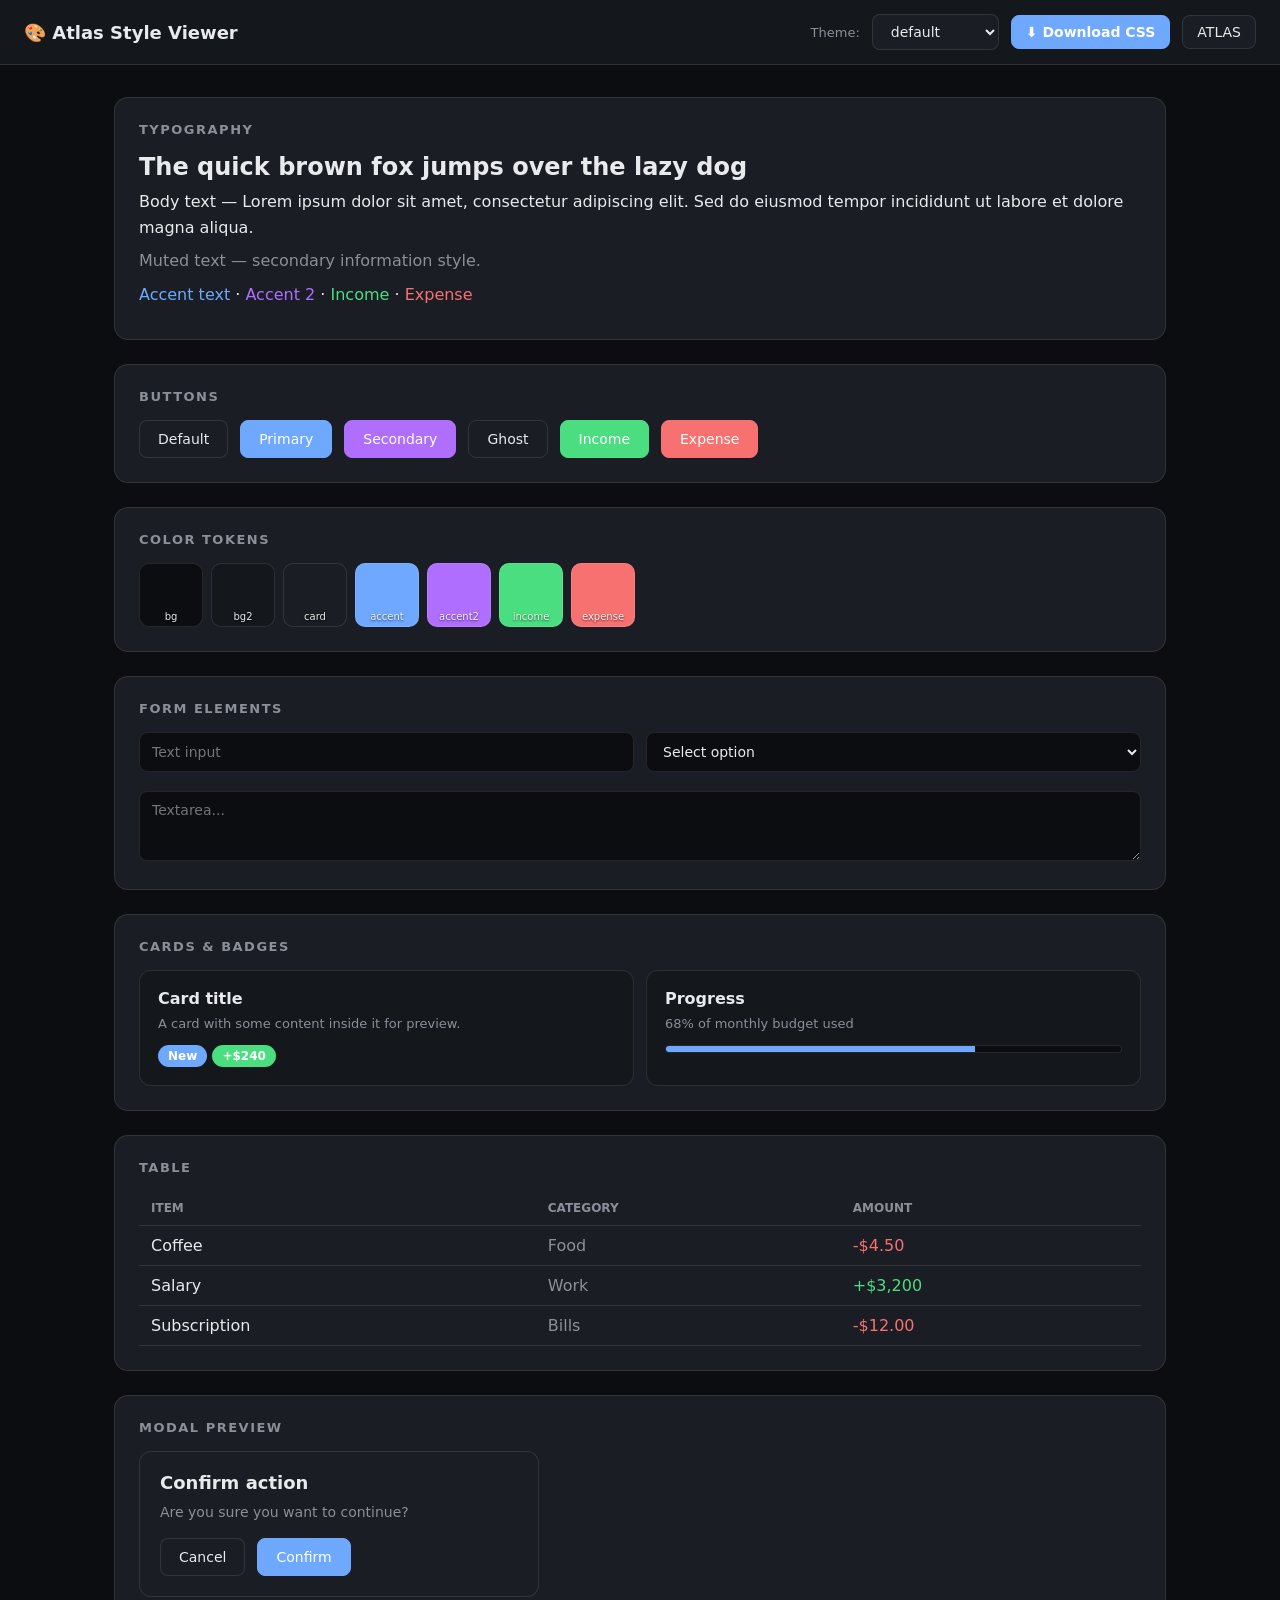
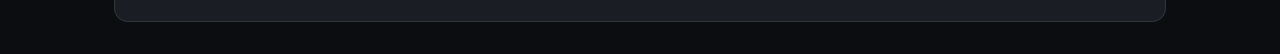
<file: themes-gallery.html>
<!DOCTYPE html>
<html lang="en">
<head>
<meta charset="UTF-8">
<title>Atlas Style Viewer</title>
<link rel="icon" type="image/png" href="atlas.png">
<style>
  * { box-sizing: border-box; margin: 0; padding: 0; }
  :root {
    --bg: #0b0d10; --bg2: #14171c; --card: #1a1d23; --border: rgba(255,255,255,0.1);
    --text: #e8eaed; --muted: #8a8f99; --accent: #6ea8ff; --accent2: #b06eff;
    --income: #4ade80; --expense: #f87171;
  }
  html, body { min-height: 100vh; }
  body {
    font-family: system-ui, -apple-system, sans-serif;
    background: var(--bg); color: var(--text);
    transition: background .3s, color .3s;
  }
  header.nav {
    position: sticky; top: 0; z-index: 100;
    display: flex; align-items: center; gap: 12px;
    padding: 14px 24px; background: var(--bg2);
    border-bottom: 1px solid var(--border); backdrop-filter: blur(10px);
  }
  .nav h1 { font-size: 18px; font-weight: 700; flex: 1; color: var(--text); }
  .nav select, .nav button {
    padding: 8px 14px; border-radius: 8px; border: 1px solid var(--border);
    background: var(--card); color: var(--text); font-size: 14px; cursor: pointer;
    font-family: inherit;
  }
  .nav button.primary { background: var(--accent); color: #fff; border-color: var(--accent); font-weight: 600; }
  .nav button.primary:hover { opacity: .9; }
  main { max-width: 1100px; margin: 0 auto; padding: 32px 24px; display: grid; gap: 24px; }
  .section { background: var(--card); border: 1px solid var(--border); border-radius: 14px; padding: 24px; }
  .section h2 { font-size: 13px; text-transform: uppercase; letter-spacing: 1.5px; color: var(--muted); margin-bottom: 16px; font-weight: 600; }
  .row { display: flex; flex-wrap: wrap; gap: 12px; align-items: center; }
  .btn { padding: 10px 18px; border-radius: 8px; border: 1px solid var(--border); background: var(--card); color: var(--text); cursor: pointer; font-size: 14px; font-family: inherit; transition: all .2s; }
  .btn:hover { transform: translateY(-1px); }
  .btn-primary { background: var(--accent); color: #fff; border-color: var(--accent); }
  .btn-secondary { background: var(--accent2); color: #fff; border-color: var(--accent2); }
  .btn-ghost { background: transparent; }
  .btn-income { background: var(--income); color: #fff; border-color: var(--income); }
  .btn-expense { background: var(--expense); color: #fff; border-color: var(--expense); }
  .text-muted { color: var(--muted); }
  .text-accent { color: var(--accent); }
  .text-accent2 { color: var(--accent2); }
  .text-income { color: var(--income); }
  .text-expense { color: var(--expense); }
  h3 { font-size: 24px; margin-bottom: 8px; }
  p { line-height: 1.6; margin-bottom: 8px; }
  input, textarea, select.field {
    width: 100%; padding: 10px 12px; border-radius: 8px; border: 1px solid var(--border);
    background: var(--bg); color: var(--text); font-family: inherit; font-size: 14px;
  }
  .grid2 { display: grid; grid-template-columns: 1fr 1fr; gap: 12px; }
  .card-demo { padding: 18px; border-radius: 12px; background: var(--bg2); border: 1px solid var(--border); }
  .badge { display: inline-block; padding: 4px 10px; border-radius: 999px; font-size: 12px; font-weight: 600; }
  .badge-accent { background: var(--accent); color: #fff; }
  .badge-income { background: var(--income); color: #fff; }
  .badge-expense { background: var(--expense); color: #fff; }
  .swatch-row { display: flex; gap: 8px; flex-wrap: wrap; }
  .swatch { width: 64px; height: 64px; border-radius: 10px; border: 1px solid var(--border); display: flex; align-items: flex-end; justify-content: center; font-size: 10px; padding: 4px; color: rgba(255,255,255,.9); text-shadow: 0 1px 2px rgba(0,0,0,.6); }
  table { width: 100%; border-collapse: collapse; }
  th, td { padding: 10px 12px; text-align: left; border-bottom: 1px solid var(--border); }
  th { color: var(--muted); font-weight: 600; font-size: 12px; text-transform: uppercase; }
  .progress { height: 8px; background: var(--bg); border-radius: 999px; overflow: hidden; border: 1px solid var(--border); }
  .progress > div { height: 100%; background: var(--accent); }
  .modal-content { background: var(--card); padding: 20px; border-radius: 12px; border: 1px solid var(--border); max-width: 400px; }
</style>
<style data-theme="abyss">/* ═══════════════════════════════════════════════════════════
   PROJECT ATLAS — Theme: ABYSS
   Activated via <body data-exp-theme="abyss">
   Hadal trench: pitch black with bioluminescent jelly-glow
   ═══════════════════════════════════════════════════════════ */

body[data-exp-theme="abyss"] #cosmicBg,
body[data-exp-theme="abyss"] #nebulae { display: none !important; }

body[data-exp-theme="abyss"] { transition: background 0.4s ease, color 0.3s ease; }
body[data-exp-theme="abyss"] .card,
body[data-exp-theme="abyss"] .btn,
body[data-exp-theme="abyss"] header,
body[data-exp-theme="abyss"] .modal-content {
  transition: background 0.3s, border-color 0.3s, color 0.3s, box-shadow 0.3s;
}

body[data-exp-theme="abyss"] {
  --bg: #000408;
  --bg2: #000206;
  --card: #040c14;
  --border: rgba(48,200,200,0.22);
  --text: #c8e8f0;
  --muted: #487080;
  --accent: #30e8d0;
  --accent2: #9040ff;
  --income: #30e8c0;
  --expense: #ff4880;
  background: radial-gradient(ellipse at 50% 0%, #04141c 0%, #000204 80%) !important;
  color: var(--text);
  font-family: 'Outfit', sans-serif;
  
}
[data-theme="light"] body[data-exp-theme="abyss"] {
  --bg: #dce8f0;
  --bg2: #c8d8e4;
  --card: #ecf4f8;
  --border: rgba(20,80,100,0.22);
  --text: #020810;
  --muted: #385868;
  --accent: #087880;
  --accent2: #4818a0;
  --income: #108070;
  --expense: #c02858;
  background: linear-gradient(180deg, #dce8f0 0%, #c4d4e0 100%) !important;
}

body[data-exp-theme="abyss"] header {
  background: color-mix(in oklab, #000206 88%, transparent) !important;
  border-bottom: 1px solid var(--border) !important;
  backdrop-filter: blur(16px) saturate(140%) !important;
  -webkit-backdrop-filter: blur(16px) saturate(140%) !important;
}
[data-theme="light"] body[data-exp-theme="abyss"] header {
  background: color-mix(in oklab, #dce8f0 88%, transparent) !important;
}

body[data-exp-theme="abyss"] .logo-text,
body[data-exp-theme="abyss"] .shimmer-text {
  background: linear-gradient(90deg, var(--accent), var(--accent2), var(--accent)) !important;
  background-size: 200% 100% !important;
  -webkit-background-clip: text !important;
  -webkit-text-fill-color: transparent !important;
  background-clip: text !important;
  animation: abyssGlow 7s ease-in-out infinite !important;
}
@keyframes abyssGlow { 0%,100% { filter: drop-shadow(0 0 8px rgba(48,232,208,0.5)); } 50% { filter: drop-shadow(0 0 20px rgba(144,64,255,0.7)); } }



body[data-exp-theme="abyss"]::before {
  content: ''; position: fixed; inset: 0; pointer-events: none; z-index: 9998;
  background:
    radial-gradient(circle 4px at 12% 28%, rgba(48,232,208,0.9), transparent 70%),
    radial-gradient(circle 3px at 78% 64%, rgba(144,64,255,0.8), transparent 70%),
    radial-gradient(circle 2px at 38% 82%, rgba(48,232,208,0.7), transparent 70%),
    radial-gradient(circle 3px at 88% 18%, rgba(48,232,208,0.6), transparent 70%),
    radial-gradient(circle 2px at 22% 58%, rgba(144,64,255,0.7), transparent 70%);
  animation: abyssDrift 22s ease-in-out infinite alternate;
  filter: blur(0.5px);
}
@keyframes abyssDrift {
  from { transform: translateY(-2%); opacity: 0.7; }
  to { transform: translateY(2%); opacity: 1; }
}
body[data-exp-theme="abyss"] .card {
  background: linear-gradient(160deg, rgba(8,20,28,0.85), rgba(2,6,10,0.95)) !important;
  border: 1px solid var(--border) !important;
  border-radius: 18px !important;
  box-shadow: 0 24px 60px -24px rgba(0,200,180,0.18), inset 0 0 60px rgba(48,232,208,0.04) !important;
}


body[data-exp-theme="abyss"] .balance-card .glow-ring,
body[data-exp-theme="abyss"] .balance-card::before { display: none !important; }

body[data-exp-theme="abyss"] .btn,
body[data-exp-theme="abyss"] .sort-btn,
body[data-exp-theme="abyss"] .atab,
body[data-exp-theme="abyss"] .type-btn,
body[data-exp-theme="abyss"] input,
body[data-exp-theme="abyss"] select,
body[data-exp-theme="abyss"] textarea {
  background: color-mix(in oklab, var(--card) 90%, transparent) !important;
  border: 1px solid var(--border) !important;
  color: var(--text) !important;
}
body[data-exp-theme="abyss"] input:focus,
body[data-exp-theme="abyss"] select:focus,
body[data-exp-theme="abyss"] textarea:focus {
  border-color: var(--accent) !important;
  box-shadow: 0 0 0 3px color-mix(in oklab, var(--accent) 25%, transparent) !important;
  outline: none !important;
}
body[data-exp-theme="abyss"] .btn.primary,
body[data-exp-theme="abyss"] .sort-btn.active-sort,
body[data-exp-theme="abyss"] .atab.active,
body[data-exp-theme="abyss"] .type-btn.active {
  background: var(--accent) !important;
  color: var(--bg) !important;
  border-color: var(--accent) !important;
  font-weight: 700;
}
body[data-exp-theme="abyss"] .btn:hover {
  border-color: var(--accent) !important;
}

body[data-exp-theme="abyss"] .fab {
  background: var(--accent) !important;
  color: var(--bg) !important;
  border: 1px solid var(--accent) !important;
  box-shadow: 0 12px 28px -10px color-mix(in oklab, var(--accent) 60%, transparent) !important;
}

body[data-exp-theme="abyss"] .modal-content {
  background: var(--card) !important;
  border: 1px solid var(--border) !important;
  color: var(--text) !important;
  box-shadow: 0 40px 80px -30px rgba(0,0,0,0.6) !important;
}

body[data-exp-theme="abyss"] h2,
body[data-exp-theme="abyss"] h3,
body[data-exp-theme="abyss"] .modal-header h3,
body[data-exp-theme="abyss"] .balance-label,
body[data-exp-theme="abyss"] .settings-section-title,
body[data-exp-theme="abyss"] .sort-label {
  color: var(--text) !important;
}

body[data-exp-theme="abyss"] .income-stat { color: var(--income) !important; }
body[data-exp-theme="abyss"] .expense-stat { color: var(--expense) !important; }

@media (max-width: 640px) {
  body[data-exp-theme="abyss"] header { padding: 10px 12px !important; flex-wrap: wrap; gap: 8px; }
  body[data-exp-theme="abyss"] .container { padding: 12px !important; gap: 12px !important; }
  body[data-exp-theme="abyss"] .card { padding: 16px !important; }
  body[data-exp-theme="abyss"] .balance-amount { font-size: clamp(2rem, 10vw, 3rem) !important; word-break: break-all; }
  body[data-exp-theme="abyss"] .modal-content { width: 94vw !important; max-width: 94vw !important; padding: 16px !important; }
}
</style>
<style data-theme="aurora">/* ═══════════════════════════════════════════════════════════
   PROJECT ATLAS — Theme: AURORA
   Activated via <body data-exp-theme="aurora">
   Northern lights: emerald and violet ribbons over polar dark
   ═══════════════════════════════════════════════════════════ */

body[data-exp-theme="aurora"] #cosmicBg,
body[data-exp-theme="aurora"] #nebulae { display: none !important; }

body[data-exp-theme="aurora"] { transition: background 0.4s ease, color 0.3s ease; }
body[data-exp-theme="aurora"] .card,
body[data-exp-theme="aurora"] .btn,
body[data-exp-theme="aurora"] header,
body[data-exp-theme="aurora"] .modal-content {
  transition: background 0.3s, border-color 0.3s, color 0.3s, box-shadow 0.3s;
}

body[data-exp-theme="aurora"] {
  --bg: #020a14;
  --bg2: #011018;
  --card: rgba(20,40,60,0.5);
  --border: rgba(120,255,200,0.2);
  --text: #e0fff4;
  --muted: #608090;
  --accent: #80ffd0;
  --accent2: #a060ff;
  --income: #80ffc0;
  --expense: #ff80a0;
  background: linear-gradient(180deg, #020a14 0%, #04141c 100%) !important;
  color: var(--text);
  font-family: 'Outfit', sans-serif;
  
}
[data-theme="light"] body[data-exp-theme="aurora"] {
  --bg: #eff6f8;
  --bg2: #e0eef0;
  --card: rgba(255,255,255,0.7);
  --border: rgba(40,120,140,0.22);
  --text: #04181c;
  --muted: #487078;
  --accent: #108878;
  --accent2: #5028b0;
  --income: #108870;
  --expense: #c0407c;
  background: linear-gradient(180deg, #eff6f8 0%, #e0e8f4 100%) !important;
}

body[data-exp-theme="aurora"] header {
  background: color-mix(in oklab, #011018 88%, transparent) !important;
  border-bottom: 1px solid var(--border) !important;
  backdrop-filter: blur(16px) saturate(140%) !important;
  -webkit-backdrop-filter: blur(16px) saturate(140%) !important;
}
[data-theme="light"] body[data-exp-theme="aurora"] header {
  background: color-mix(in oklab, #eff6f8 88%, transparent) !important;
}

body[data-exp-theme="aurora"] .logo-text,
body[data-exp-theme="aurora"] .shimmer-text {
  background: linear-gradient(90deg, var(--accent), var(--accent2), var(--accent)) !important;
  background-size: 200% 100% !important;
  -webkit-background-clip: text !important;
  -webkit-text-fill-color: transparent !important;
  background-clip: text !important;
  animation: auroraShift 7s ease-in-out infinite !important;
}
@keyframes auroraShift { 0%,100% { background-position: 0% 0; } 50% { background-position: 200% 0; } }



body[data-exp-theme="aurora"]::before {
  content: ''; position: fixed; inset: 0; pointer-events: none; z-index: 9998;
  background:
    radial-gradient(ellipse 1000px 220px at 20% 18%, rgba(128,255,208,0.20), transparent 70%),
    radial-gradient(ellipse 900px 200px at 80% 30%, rgba(160,96,255,0.18), transparent 70%),
    radial-gradient(ellipse 700px 180px at 50% 12%, rgba(96,200,255,0.14), transparent 70%);
  animation: auroraDrift 18s ease-in-out infinite alternate;
  filter: blur(8px);
}
@keyframes auroraDrift {
  from { transform: translateX(-4%); opacity: 0.8; }
  to { transform: translateX(4%); opacity: 1; }
}
body[data-exp-theme="aurora"] .card {
  backdrop-filter: blur(24px) saturate(160%) !important;
  -webkit-backdrop-filter: blur(24px) saturate(160%) !important;
  border-radius: 22px !important;
  box-shadow: 0 24px 60px -28px rgba(80,40,180,0.5) !important;
}


body[data-exp-theme="aurora"] .balance-card .glow-ring,
body[data-exp-theme="aurora"] .balance-card::before { display: none !important; }

body[data-exp-theme="aurora"] .btn,
body[data-exp-theme="aurora"] .sort-btn,
body[data-exp-theme="aurora"] .atab,
body[data-exp-theme="aurora"] .type-btn,
body[data-exp-theme="aurora"] input,
body[data-exp-theme="aurora"] select,
body[data-exp-theme="aurora"] textarea {
  background: color-mix(in oklab, var(--card) 90%, transparent) !important;
  border: 1px solid var(--border) !important;
  color: var(--text) !important;
}
body[data-exp-theme="aurora"] input:focus,
body[data-exp-theme="aurora"] select:focus,
body[data-exp-theme="aurora"] textarea:focus {
  border-color: var(--accent) !important;
  box-shadow: 0 0 0 3px color-mix(in oklab, var(--accent) 25%, transparent) !important;
  outline: none !important;
}
body[data-exp-theme="aurora"] .btn.primary,
body[data-exp-theme="aurora"] .sort-btn.active-sort,
body[data-exp-theme="aurora"] .atab.active,
body[data-exp-theme="aurora"] .type-btn.active {
  background: var(--accent) !important;
  color: var(--bg) !important;
  border-color: var(--accent) !important;
  font-weight: 700;
}
body[data-exp-theme="aurora"] .btn:hover {
  border-color: var(--accent) !important;
}

body[data-exp-theme="aurora"] .fab {
  background: var(--accent) !important;
  color: var(--bg) !important;
  border: 1px solid var(--accent) !important;
  box-shadow: 0 12px 28px -10px color-mix(in oklab, var(--accent) 60%, transparent) !important;
}

body[data-exp-theme="aurora"] .modal-content {
  background: var(--card) !important;
  border: 1px solid var(--border) !important;
  color: var(--text) !important;
  box-shadow: 0 40px 80px -30px rgba(0,0,0,0.6) !important;
}

body[data-exp-theme="aurora"] h2,
body[data-exp-theme="aurora"] h3,
body[data-exp-theme="aurora"] .modal-header h3,
body[data-exp-theme="aurora"] .balance-label,
body[data-exp-theme="aurora"] .settings-section-title,
body[data-exp-theme="aurora"] .sort-label {
  color: var(--text) !important;
}

body[data-exp-theme="aurora"] .income-stat { color: var(--income) !important; }
body[data-exp-theme="aurora"] .expense-stat { color: var(--expense) !important; }

@media (max-width: 640px) {
  body[data-exp-theme="aurora"] header { padding: 10px 12px !important; flex-wrap: wrap; gap: 8px; }
  body[data-exp-theme="aurora"] .container { padding: 12px !important; gap: 12px !important; }
  body[data-exp-theme="aurora"] .card { padding: 16px !important; }
  body[data-exp-theme="aurora"] .balance-amount { font-size: clamp(2rem, 10vw, 3rem) !important; word-break: break-all; }
  body[data-exp-theme="aurora"] .modal-content { width: 94vw !important; max-width: 94vw !important; padding: 16px !important; }
}
</style>
<style data-theme="candy">/* ═══════════════════════════════════════════════════════════
   PROJECT ATLAS — Theme: CANDY
   Activated via <body data-exp-theme="candy">
   Gummy candy: glossy 3D pastels, sugar-crystal sparkle
   ═══════════════════════════════════════════════════════════ */

body[data-exp-theme="candy"] #cosmicBg,
body[data-exp-theme="candy"] #nebulae { display: none !important; }

body[data-exp-theme="candy"] { transition: background 0.4s ease, color 0.3s ease; }
body[data-exp-theme="candy"] .card,
body[data-exp-theme="candy"] .btn,
body[data-exp-theme="candy"] header,
body[data-exp-theme="candy"] .modal-content {
  transition: background 0.3s, border-color 0.3s, color 0.3s, box-shadow 0.3s;
}

body[data-exp-theme="candy"] {
  --bg: #1a0820;
  --bg2: #14062a;
  --card: #241038;
  --border: rgba(255,180,220,0.3);
  --text: #fce8f8;
  --muted: #a080b0;
  --accent: #ff80c8;
  --accent2: #80e8ff;
  --income: #80f4c0;
  --expense: #ff7090;
  background: linear-gradient(160deg, #1a0820 0%, #20102a 60%, #14081e 100%) !important;
  color: var(--text);
  font-family: 'Fredoka', 'Quicksand', sans-serif;
  font-weight: 600;
}
[data-theme="light"] body[data-exp-theme="candy"] {
  --bg: #fff0f8;
  --bg2: #ffe4f0;
  --card: #ffffff;
  --border: rgba(220,80,160,0.22);
  --text: #1a0810;
  --muted: #a06080;
  --accent: #e84098;
  --accent2: #28a8c8;
  --income: #208878;
  --expense: #d04068;
  background: linear-gradient(160deg, #fff0f8 0%, #f8e8ff 100%) !important;
}

body[data-exp-theme="candy"] header {
  background: color-mix(in oklab, #14062a 88%, transparent) !important;
  border-bottom: 1px solid var(--border) !important;
  backdrop-filter: blur(16px) saturate(140%) !important;
  -webkit-backdrop-filter: blur(16px) saturate(140%) !important;
}
[data-theme="light"] body[data-exp-theme="candy"] header {
  background: color-mix(in oklab, #fff0f8 88%, transparent) !important;
}

body[data-exp-theme="candy"] .logo-text,
body[data-exp-theme="candy"] .shimmer-text {
  background: linear-gradient(90deg, var(--accent), var(--accent2), var(--accent)) !important;
  background-size: 200% 100% !important;
  -webkit-background-clip: text !important;
  -webkit-text-fill-color: transparent !important;
  background-clip: text !important;
  animation: candyBounce 7s ease-in-out infinite !important;
}
@keyframes candyBounce { 0%,100% { transform: translateY(0) scale(1); } 50% { transform: translateY(-2px) scale(1.03); } }



body[data-exp-theme="candy"] .card {
  background: linear-gradient(160deg, rgba(255,180,220,0.14), rgba(128,232,255,0.08)) !important;
  border: 1px solid var(--border) !important;
  border-radius: 32px !important;
  box-shadow: 0 20px 40px -16px rgba(232,64,152,0.4), inset 0 2px 0 rgba(255,255,255,0.25), inset 0 -8px 24px rgba(255,128,200,0.1) !important;
}
body[data-exp-theme="candy"] .btn, body[data-exp-theme="candy"] .fab {
  border-radius: 999px !important;
  box-shadow: 0 6px 16px -4px rgba(232,64,152,0.4), inset 0 2px 0 rgba(255,255,255,0.4) !important;
}


body[data-exp-theme="candy"] .balance-card .glow-ring,
body[data-exp-theme="candy"] .balance-card::before { display: none !important; }

body[data-exp-theme="candy"] .btn,
body[data-exp-theme="candy"] .sort-btn,
body[data-exp-theme="candy"] .atab,
body[data-exp-theme="candy"] .type-btn,
body[data-exp-theme="candy"] input,
body[data-exp-theme="candy"] select,
body[data-exp-theme="candy"] textarea {
  background: color-mix(in oklab, var(--card) 90%, transparent) !important;
  border: 1px solid var(--border) !important;
  color: var(--text) !important;
}
body[data-exp-theme="candy"] input:focus,
body[data-exp-theme="candy"] select:focus,
body[data-exp-theme="candy"] textarea:focus {
  border-color: var(--accent) !important;
  box-shadow: 0 0 0 3px color-mix(in oklab, var(--accent) 25%, transparent) !important;
  outline: none !important;
}
body[data-exp-theme="candy"] .btn.primary,
body[data-exp-theme="candy"] .sort-btn.active-sort,
body[data-exp-theme="candy"] .atab.active,
body[data-exp-theme="candy"] .type-btn.active {
  background: var(--accent) !important;
  color: var(--bg) !important;
  border-color: var(--accent) !important;
  font-weight: 700;
}
body[data-exp-theme="candy"] .btn:hover {
  border-color: var(--accent) !important;
}

body[data-exp-theme="candy"] .fab {
  background: var(--accent) !important;
  color: var(--bg) !important;
  border: 1px solid var(--accent) !important;
  box-shadow: 0 12px 28px -10px color-mix(in oklab, var(--accent) 60%, transparent) !important;
}

body[data-exp-theme="candy"] .modal-content {
  background: var(--card) !important;
  border: 1px solid var(--border) !important;
  color: var(--text) !important;
  box-shadow: 0 40px 80px -30px rgba(0,0,0,0.6) !important;
}

body[data-exp-theme="candy"] h2,
body[data-exp-theme="candy"] h3,
body[data-exp-theme="candy"] .modal-header h3,
body[data-exp-theme="candy"] .balance-label,
body[data-exp-theme="candy"] .settings-section-title,
body[data-exp-theme="candy"] .sort-label {
  color: var(--text) !important;
}

body[data-exp-theme="candy"] .income-stat { color: var(--income) !important; }
body[data-exp-theme="candy"] .expense-stat { color: var(--expense) !important; }

@media (max-width: 640px) {
  body[data-exp-theme="candy"] header { padding: 10px 12px !important; flex-wrap: wrap; gap: 8px; }
  body[data-exp-theme="candy"] .container { padding: 12px !important; gap: 12px !important; }
  body[data-exp-theme="candy"] .card { padding: 16px !important; }
  body[data-exp-theme="candy"] .balance-amount { font-size: clamp(2rem, 10vw, 3rem) !important; word-break: break-all; }
  body[data-exp-theme="candy"] .modal-content { width: 94vw !important; max-width: 94vw !important; padding: 16px !important; }
}
</style>
<style data-theme="cathedral">/* ═══════════════════════════════════════════════════════════
   PROJECT ATLAS — Theme: CATHEDRAL
   Activated via <body data-exp-theme="cathedral">
   Gothic stained glass: deep cobalt, ruby, lead came
   ═══════════════════════════════════════════════════════════ */

body[data-exp-theme="cathedral"] #cosmicBg,
body[data-exp-theme="cathedral"] #nebulae { display: none !important; }

body[data-exp-theme="cathedral"] { transition: background 0.4s ease, color 0.3s ease; }
body[data-exp-theme="cathedral"] .card,
body[data-exp-theme="cathedral"] .btn,
body[data-exp-theme="cathedral"] header,
body[data-exp-theme="cathedral"] .modal-content {
  transition: background 0.3s, border-color 0.3s, color 0.3s, box-shadow 0.3s;
}

body[data-exp-theme="cathedral"] {
  --bg: #0a0814;
  --bg2: #060418;
  --card: #14102c;
  --border: rgba(40,40,60,0.6);
  --text: #f0e8d8;
  --muted: #807898;
  --accent: #c83040;
  --accent2: #3060c8;
  --income: #48a868;
  --expense: #c83040;
  background: radial-gradient(ellipse at 50% 50%, #14102c 0%, #04030a 100%) !important;
  color: var(--text);
  font-family: 'UnifrakturMaguntia', 'Cinzel', serif;
  letter-spacing: 0.08em;
}
[data-theme="light"] body[data-exp-theme="cathedral"] {
  --bg: #e8e0d0;
  --bg2: #d8ccb8;
  --card: #f4ece0;
  --border: rgba(20,20,30,0.5);
  --text: #080614;
  --muted: #484058;
  --accent: #90203c;
  --accent2: #1840a0;
  --income: #286038;
  --expense: #90203c;
  background: #e8e0d0 !important;
}

body[data-exp-theme="cathedral"] header {
  background: color-mix(in oklab, #060418 88%, transparent) !important;
  border-bottom: 1px solid var(--border) !important;
  backdrop-filter: blur(16px) saturate(140%) !important;
  -webkit-backdrop-filter: blur(16px) saturate(140%) !important;
}
[data-theme="light"] body[data-exp-theme="cathedral"] header {
  background: color-mix(in oklab, #e8e0d0 88%, transparent) !important;
}

body[data-exp-theme="cathedral"] .logo-text,
body[data-exp-theme="cathedral"] .shimmer-text {
  background: linear-gradient(90deg, var(--accent), var(--accent2), var(--accent)) !important;
  background-size: 200% 100% !important;
  -webkit-background-clip: text !important;
  -webkit-text-fill-color: transparent !important;
  background-clip: text !important;
  animation: none !important;
}



body[data-exp-theme="cathedral"] .card {
  background: linear-gradient(160deg, #1a1438 0%, #0a0820 100%) !important;
  border: 3px solid #000 !important;
  border-radius: 12px 12px 50% 50% / 12px 12px 12% 12% !important;
  box-shadow: 0 0 0 1px rgba(200,48,64,0.2), inset 0 0 60px rgba(48,96,200,0.12), 0 30px 60px -30px rgba(0,0,0,0.8) !important;
  position: relative; overflow: hidden;
}
body[data-exp-theme="cathedral"] .card::after {
  content: ''; position: absolute; inset: 0; pointer-events: none;
  background:
    radial-gradient(circle at 30% 35%, rgba(200,48,64,0.22), transparent 28%),
    radial-gradient(circle at 70% 65%, rgba(48,96,200,0.22), transparent 28%),
    radial-gradient(circle at 50% 80%, rgba(216,168,40,0.18), transparent 30%);
}


body[data-exp-theme="cathedral"] .balance-card .glow-ring,
body[data-exp-theme="cathedral"] .balance-card::before { display: none !important; }

body[data-exp-theme="cathedral"] .btn,
body[data-exp-theme="cathedral"] .sort-btn,
body[data-exp-theme="cathedral"] .atab,
body[data-exp-theme="cathedral"] .type-btn,
body[data-exp-theme="cathedral"] input,
body[data-exp-theme="cathedral"] select,
body[data-exp-theme="cathedral"] textarea {
  background: color-mix(in oklab, var(--card) 90%, transparent) !important;
  border: 1px solid var(--border) !important;
  color: var(--text) !important;
}
body[data-exp-theme="cathedral"] input:focus,
body[data-exp-theme="cathedral"] select:focus,
body[data-exp-theme="cathedral"] textarea:focus {
  border-color: var(--accent) !important;
  box-shadow: 0 0 0 3px color-mix(in oklab, var(--accent) 25%, transparent) !important;
  outline: none !important;
}
body[data-exp-theme="cathedral"] .btn.primary,
body[data-exp-theme="cathedral"] .sort-btn.active-sort,
body[data-exp-theme="cathedral"] .atab.active,
body[data-exp-theme="cathedral"] .type-btn.active {
  background: var(--accent) !important;
  color: var(--bg) !important;
  border-color: var(--accent) !important;
  font-weight: 700;
}
body[data-exp-theme="cathedral"] .btn:hover {
  border-color: var(--accent) !important;
}

body[data-exp-theme="cathedral"] .fab {
  background: var(--accent) !important;
  color: var(--bg) !important;
  border: 1px solid var(--accent) !important;
  box-shadow: 0 12px 28px -10px color-mix(in oklab, var(--accent) 60%, transparent) !important;
}

body[data-exp-theme="cathedral"] .modal-content {
  background: var(--card) !important;
  border: 1px solid var(--border) !important;
  color: var(--text) !important;
  box-shadow: 0 40px 80px -30px rgba(0,0,0,0.6) !important;
}

body[data-exp-theme="cathedral"] h2,
body[data-exp-theme="cathedral"] h3,
body[data-exp-theme="cathedral"] .modal-header h3,
body[data-exp-theme="cathedral"] .balance-label,
body[data-exp-theme="cathedral"] .settings-section-title,
body[data-exp-theme="cathedral"] .sort-label {
  color: var(--text) !important;
}

body[data-exp-theme="cathedral"] .income-stat { color: var(--income) !important; }
body[data-exp-theme="cathedral"] .expense-stat { color: var(--expense) !important; }

@media (max-width: 640px) {
  body[data-exp-theme="cathedral"] header { padding: 10px 12px !important; flex-wrap: wrap; gap: 8px; }
  body[data-exp-theme="cathedral"] .container { padding: 12px !important; gap: 12px !important; }
  body[data-exp-theme="cathedral"] .card { padding: 16px !important; }
  body[data-exp-theme="cathedral"] .balance-amount { font-size: clamp(2rem, 10vw, 3rem) !important; word-break: break-all; }
  body[data-exp-theme="cathedral"] .modal-content { width: 94vw !important; max-width: 94vw !important; padding: 16px !important; }
}
</style>
<style data-theme="chalk">/* ═══════════════════════════════════════════════════════════
   PROJECT ATLAS — Theme: CHALK
   Activated via <body data-exp-theme="chalk">
   Schoolroom blackboard with chalk dust and pastel scribbles
   ═══════════════════════════════════════════════════════════ */

body[data-exp-theme="chalk"] #cosmicBg,
body[data-exp-theme="chalk"] #nebulae { display: none !important; }

body[data-exp-theme="chalk"] { transition: background 0.4s ease, color 0.3s ease; }
body[data-exp-theme="chalk"] .card,
body[data-exp-theme="chalk"] .btn,
body[data-exp-theme="chalk"] header,
body[data-exp-theme="chalk"] .modal-content {
  transition: background 0.3s, border-color 0.3s, color 0.3s, box-shadow 0.3s;
}

body[data-exp-theme="chalk"] {
  --bg: #1a1f1a;
  --bg2: #141914;
  --card: #202820;
  --border: rgba(240,240,220,0.18);
  --text: #f4f0e0;
  --muted: #8a9088;
  --accent: #f8f4d8;
  --accent2: #ffb0c8;
  --income: #a8e8a0;
  --expense: #ff90a8;
  background: radial-gradient(ellipse at 30% 20%, #243024 0%, #101410 100%) !important;
  color: var(--text);
  font-family: 'Caveat', sans-serif;
}
[data-theme="light"] body[data-exp-theme="chalk"] {
  --bg: #f4f0e0;
  --bg2: #ebe6d2;
  --card: #fdfaec;
  --border: rgba(60,60,40,0.2);
  --text: #1a1f1a;
  --muted: #6a705c;
  --accent: #3a4a3a;
  --accent2: #a04868;
  --income: #3a7048;
  --expense: #b8385a;
  background: linear-gradient(180deg,#f4f0e0,#e8e2cc) !important;
}

body[data-exp-theme="chalk"] header {
  background: color-mix(in oklab, #141914 88%, transparent) !important;
  border-bottom: 1px solid var(--border) !important;
  backdrop-filter: blur(16px) saturate(140%) !important;
}

body[data-exp-theme="chalk"] .card {
  background: linear-gradient(160deg, color-mix(in oklab, var(--card) 90%, transparent), color-mix(in oklab, var(--bg2) 95%, transparent)) !important;
  border: 1px solid var(--border) !important;
  border-radius: 16px !important;
}

body[data-exp-theme="chalk"] .btn,
body[data-exp-theme="chalk"] input,
body[data-exp-theme="chalk"] select,
body[data-exp-theme="chalk"] textarea {
  background: color-mix(in oklab, var(--card) 90%, transparent) !important;
  border: 1px solid var(--border) !important;
  color: var(--text) !important;
}
body[data-exp-theme="chalk"] .btn.primary,
body[data-exp-theme="chalk"] .btn-primary {
  background: var(--accent) !important;
  color: var(--bg) !important;
  border-color: var(--accent) !important;
  font-weight: 700;
}
body[data-exp-theme="chalk"] .btn:hover { border-color: var(--accent) !important; }

body[data-exp-theme="chalk"] .modal-content {
  background: var(--card) !important;
  border: 1px solid var(--border) !important;
  color: var(--text) !important;
}
</style>
<style data-theme="circuit">/* ═══════════════════════════════════════════════════════════
   PROJECT ATLAS — Theme: CIRCUIT
   Activated via <body data-exp-theme="circuit">
   Printed circuit board: solder mask green, copper traces
   ═══════════════════════════════════════════════════════════ */

body[data-exp-theme="circuit"] #cosmicBg,
body[data-exp-theme="circuit"] #nebulae { display: none !important; }

body[data-exp-theme="circuit"] { transition: background 0.4s ease, color 0.3s ease; }
body[data-exp-theme="circuit"] .card,
body[data-exp-theme="circuit"] .btn,
body[data-exp-theme="circuit"] header,
body[data-exp-theme="circuit"] .modal-content {
  transition: background 0.3s, border-color 0.3s, color 0.3s, box-shadow 0.3s;
}

body[data-exp-theme="circuit"] {
  --bg: #0a1810;
  --bg2: #08140c;
  --card: #0c2014;
  --border: rgba(220,180,80,0.35);
  --text: #d8f0c8;
  --muted: #809878;
  --accent: #ffc830;
  --accent2: #48d068;
  --income: #48d068;
  --expense: #e85040;
  background: #0a1810 !important;
  color: var(--text);
  font-family: 'JetBrains Mono', monospace;
  text-transform: uppercase; letter-spacing: 0.06em;
}
[data-theme="light"] body[data-exp-theme="circuit"] {
  --bg: #e0f0e0;
  --bg2: #d0e8d0;
  --card: #f0fae8;
  --border: rgba(80,100,40,0.35);
  --text: #0a1808;
  --muted: #506848;
  --accent: #7a5810;
  --accent2: #2a7038;
  --income: #2a7038;
  --expense: #a02818;
  background: #e0f0e0 !important;
}

body[data-exp-theme="circuit"] header {
  background: color-mix(in oklab, #08140c 88%, transparent) !important;
  border-bottom: 1px solid var(--border) !important;
  backdrop-filter: blur(16px) saturate(140%) !important;
  -webkit-backdrop-filter: blur(16px) saturate(140%) !important;
}
[data-theme="light"] body[data-exp-theme="circuit"] header {
  background: color-mix(in oklab, #e0f0e0 88%, transparent) !important;
}

body[data-exp-theme="circuit"] .logo-text,
body[data-exp-theme="circuit"] .shimmer-text {
  background: linear-gradient(90deg, var(--accent), var(--accent2), var(--accent)) !important;
  background-size: 200% 100% !important;
  -webkit-background-clip: text !important;
  -webkit-text-fill-color: transparent !important;
  background-clip: text !important;
  animation: circuitTrace 7s ease-in-out infinite !important;
}
@keyframes circuitTrace { 0%,100% { background-position: 0% 0; } 50% { background-position: 200% 0; } }



body[data-exp-theme="circuit"]::after {
  content: ''; position: fixed; inset: 0; pointer-events: none; z-index: 9999;
  background-image:
    linear-gradient(rgba(255,200,48,0.05) 1px, transparent 1px),
    linear-gradient(90deg, rgba(255,200,48,0.05) 1px, transparent 1px);
  background-size: 24px 24px;
}
body[data-exp-theme="circuit"] .card {
  background: var(--card) !important;
  border: 1px solid var(--border) !important;
  border-radius: 2px !important;
  box-shadow: 0 0 0 1px rgba(255,200,48,0.1), inset 0 0 30px rgba(72,208,104,0.06) !important;
  position: relative;
}
body[data-exp-theme="circuit"] .card::before {
  content: ''; position: absolute; top: 10px; left: 10px; right: 10px; height: 1px;
  background: linear-gradient(90deg, transparent, var(--accent2) 20%, transparent 22%, var(--accent2) 50%, transparent 60%);
  opacity: 0.4;
}


body[data-exp-theme="circuit"] .balance-card .glow-ring,
body[data-exp-theme="circuit"] .balance-card::before { display: none !important; }

body[data-exp-theme="circuit"] .btn,
body[data-exp-theme="circuit"] .sort-btn,
body[data-exp-theme="circuit"] .atab,
body[data-exp-theme="circuit"] .type-btn,
body[data-exp-theme="circuit"] input,
body[data-exp-theme="circuit"] select,
body[data-exp-theme="circuit"] textarea {
  background: color-mix(in oklab, var(--card) 90%, transparent) !important;
  border: 1px solid var(--border) !important;
  color: var(--text) !important;
}
body[data-exp-theme="circuit"] input:focus,
body[data-exp-theme="circuit"] select:focus,
body[data-exp-theme="circuit"] textarea:focus {
  border-color: var(--accent) !important;
  box-shadow: 0 0 0 3px color-mix(in oklab, var(--accent) 25%, transparent) !important;
  outline: none !important;
}
body[data-exp-theme="circuit"] .btn.primary,
body[data-exp-theme="circuit"] .sort-btn.active-sort,
body[data-exp-theme="circuit"] .atab.active,
body[data-exp-theme="circuit"] .type-btn.active {
  background: var(--accent) !important;
  color: var(--bg) !important;
  border-color: var(--accent) !important;
  font-weight: 700;
}
body[data-exp-theme="circuit"] .btn:hover {
  border-color: var(--accent) !important;
}

body[data-exp-theme="circuit"] .fab {
  background: var(--accent) !important;
  color: var(--bg) !important;
  border: 1px solid var(--accent) !important;
  box-shadow: 0 12px 28px -10px color-mix(in oklab, var(--accent) 60%, transparent) !important;
}

body[data-exp-theme="circuit"] .modal-content {
  background: var(--card) !important;
  border: 1px solid var(--border) !important;
  color: var(--text) !important;
  box-shadow: 0 40px 80px -30px rgba(0,0,0,0.6) !important;
}

body[data-exp-theme="circuit"] h2,
body[data-exp-theme="circuit"] h3,
body[data-exp-theme="circuit"] .modal-header h3,
body[data-exp-theme="circuit"] .balance-label,
body[data-exp-theme="circuit"] .settings-section-title,
body[data-exp-theme="circuit"] .sort-label {
  color: var(--text) !important;
}

body[data-exp-theme="circuit"] .income-stat { color: var(--income) !important; }
body[data-exp-theme="circuit"] .expense-stat { color: var(--expense) !important; }

@media (max-width: 640px) {
  body[data-exp-theme="circuit"] header { padding: 10px 12px !important; flex-wrap: wrap; gap: 8px; }
  body[data-exp-theme="circuit"] .container { padding: 12px !important; gap: 12px !important; }
  body[data-exp-theme="circuit"] .card { padding: 16px !important; }
  body[data-exp-theme="circuit"] .balance-amount { font-size: clamp(2rem, 10vw, 3rem) !important; word-break: break-all; }
  body[data-exp-theme="circuit"] .modal-content { width: 94vw !important; max-width: 94vw !important; padding: 16px !important; }
}
</style>
<style data-theme="citrus">/* ═══════════════════════════════════════════════════════════
   PROJECT ATLAS — Theme: CITRUS
   Activated via <body data-exp-theme="citrus">
   Lemon zest: punchy yellow-green, juicy white pith
   ═══════════════════════════════════════════════════════════ */

body[data-exp-theme="citrus"] #cosmicBg,
body[data-exp-theme="citrus"] #nebulae { display: none !important; }

body[data-exp-theme="citrus"] { transition: background 0.4s ease, color 0.3s ease; }
body[data-exp-theme="citrus"] .card,
body[data-exp-theme="citrus"] .btn,
body[data-exp-theme="citrus"] header,
body[data-exp-theme="citrus"] .modal-content {
  transition: background 0.3s, border-color 0.3s, color 0.3s, box-shadow 0.3s;
}

body[data-exp-theme="citrus"] {
  --bg: #1a1c08;
  --bg2: #141604;
  --card: #22240c;
  --border: rgba(220,240,80,0.32);
  --text: #f4f8d0;
  --muted: #a0a878;
  --accent: #d8f038;
  --accent2: #88a818;
  --income: #88e848;
  --expense: #ff8038;
  background: #1a1c08 !important;
  color: var(--text);
  font-family: 'Outfit', sans-serif;
  
}
[data-theme="light"] body[data-exp-theme="citrus"] {
  --bg: #f4faea;
  --bg2: #e8f0d4;
  --card: #fbfff0;
  --border: rgba(120,160,20,0.32);
  --text: #181a04;
  --muted: #586828;
  --accent: #7aa018;
  --accent2: #486808;
  --income: #3a7028;
  --expense: #c04018;
  background: linear-gradient(180deg, #f4faea 0%, #e8f0d8 100%) !important;
}

body[data-exp-theme="citrus"] header {
  background: color-mix(in oklab, #141604 88%, transparent) !important;
  border-bottom: 1px solid var(--border) !important;
  backdrop-filter: blur(16px) saturate(140%) !important;
  -webkit-backdrop-filter: blur(16px) saturate(140%) !important;
}
[data-theme="light"] body[data-exp-theme="citrus"] header {
  background: color-mix(in oklab, #f4faea 88%, transparent) !important;
}

body[data-exp-theme="citrus"] .logo-text,
body[data-exp-theme="citrus"] .shimmer-text {
  background: linear-gradient(90deg, var(--accent), var(--accent2), var(--accent)) !important;
  background-size: 200% 100% !important;
  -webkit-background-clip: text !important;
  -webkit-text-fill-color: transparent !important;
  background-clip: text !important;
  animation: citrusZing 7s ease-in-out infinite !important;
}
@keyframes citrusZing { 0%,100% { background-position: 0% 0; transform: scale(1); } 50% { background-position: 200% 0; transform: scale(1.02); } }



body[data-exp-theme="citrus"] .card {
  background: var(--card) !important;
  border: 1px solid var(--border) !important;
  border-radius: 28px !important;
  box-shadow: 0 18px 40px -18px rgba(140,160,40,0.4), inset 0 1px 0 rgba(220,240,80,0.18) !important;
  position: relative; overflow: hidden;
}
body[data-exp-theme="citrus"] .card::before {
  content: ''; position: absolute; inset: 0; pointer-events: none;
  background: radial-gradient(circle at 90% 10%, rgba(216,240,56,0.18), transparent 40%);
}


body[data-exp-theme="citrus"] .balance-card .glow-ring,
body[data-exp-theme="citrus"] .balance-card::before { display: none !important; }

body[data-exp-theme="citrus"] .btn,
body[data-exp-theme="citrus"] .sort-btn,
body[data-exp-theme="citrus"] .atab,
body[data-exp-theme="citrus"] .type-btn,
body[data-exp-theme="citrus"] input,
body[data-exp-theme="citrus"] select,
body[data-exp-theme="citrus"] textarea {
  background: color-mix(in oklab, var(--card) 90%, transparent) !important;
  border: 1px solid var(--border) !important;
  color: var(--text) !important;
}
body[data-exp-theme="citrus"] input:focus,
body[data-exp-theme="citrus"] select:focus,
body[data-exp-theme="citrus"] textarea:focus {
  border-color: var(--accent) !important;
  box-shadow: 0 0 0 3px color-mix(in oklab, var(--accent) 25%, transparent) !important;
  outline: none !important;
}
body[data-exp-theme="citrus"] .btn.primary,
body[data-exp-theme="citrus"] .sort-btn.active-sort,
body[data-exp-theme="citrus"] .atab.active,
body[data-exp-theme="citrus"] .type-btn.active {
  background: var(--accent) !important;
  color: var(--bg) !important;
  border-color: var(--accent) !important;
  font-weight: 700;
}
body[data-exp-theme="citrus"] .btn:hover {
  border-color: var(--accent) !important;
}

body[data-exp-theme="citrus"] .fab {
  background: var(--accent) !important;
  color: var(--bg) !important;
  border: 1px solid var(--accent) !important;
  box-shadow: 0 12px 28px -10px color-mix(in oklab, var(--accent) 60%, transparent) !important;
}

body[data-exp-theme="citrus"] .modal-content {
  background: var(--card) !important;
  border: 1px solid var(--border) !important;
  color: var(--text) !important;
  box-shadow: 0 40px 80px -30px rgba(0,0,0,0.6) !important;
}

body[data-exp-theme="citrus"] h2,
body[data-exp-theme="citrus"] h3,
body[data-exp-theme="citrus"] .modal-header h3,
body[data-exp-theme="citrus"] .balance-label,
body[data-exp-theme="citrus"] .settings-section-title,
body[data-exp-theme="citrus"] .sort-label {
  color: var(--text) !important;
}

body[data-exp-theme="citrus"] .income-stat { color: var(--income) !important; }
body[data-exp-theme="citrus"] .expense-stat { color: var(--expense) !important; }

@media (max-width: 640px) {
  body[data-exp-theme="citrus"] header { padding: 10px 12px !important; flex-wrap: wrap; gap: 8px; }
  body[data-exp-theme="citrus"] .container { padding: 12px !important; gap: 12px !important; }
  body[data-exp-theme="citrus"] .card { padding: 16px !important; }
  body[data-exp-theme="citrus"] .balance-amount { font-size: clamp(2rem, 10vw, 3rem) !important; word-break: break-all; }
  body[data-exp-theme="citrus"] .modal-content { width: 94vw !important; max-width: 94vw !important; padding: 16px !important; }
}
</style>
<style data-theme="copper">/* ═══════════════════════════════════════════════════════════
   PROJECT ATLAS — Theme: COPPER
   Activated via <body data-exp-theme="copper">
   Aged copper patina, oxidized metal warmth
   ═══════════════════════════════════════════════════════════ */

body[data-exp-theme="copper"] #cosmicBg,
body[data-exp-theme="copper"] #nebulae { display: none !important; }

body[data-exp-theme="copper"] { transition: background 0.4s ease, color 0.3s ease; }
body[data-exp-theme="copper"] .card,
body[data-exp-theme="copper"] .btn,
body[data-exp-theme="copper"] header,
body[data-exp-theme="copper"] .modal-content {
  transition: background 0.3s, border-color 0.3s, color 0.3s, box-shadow 0.3s;
}

body[data-exp-theme="copper"] {
  --bg: #1c1208;
  --bg2: #160e06;
  --card: #241810;
  --border: rgba(208,120,60,0.22);
  --text: #f0d8b8;
  --muted: #a07050;
  --accent: #e08848;
  --accent2: #48a890;
  --income: #80c098;
  --expense: #e85838;
  background: radial-gradient(ellipse at 50% 0%, #2c1c10 0%, #100804 80%) !important;
  color: var(--text);
  font-family: 'Outfit', sans-serif;
}
[data-theme="light"] body[data-exp-theme="copper"] {
  --bg: #f4e8d4;
  --bg2: #e8d8bc;
  --card: #fcf2e0;
  --border: rgba(120,60,20,0.22);
  --text: #241008;
  --muted: #7a4a28;
  --accent: #b85820;
  --accent2: #287060;
  --income: #306848;
  --expense: #b8301c;
  background: linear-gradient(180deg,#f4e8d4,#e0cca8) !important;
}

body[data-exp-theme="copper"] header {
  background: color-mix(in oklab, #160e06 88%, transparent) !important;
  border-bottom: 1px solid var(--border) !important;
  backdrop-filter: blur(16px) saturate(140%) !important;
}

body[data-exp-theme="copper"] .card {
  background: linear-gradient(160deg, color-mix(in oklab, var(--card) 90%, transparent), color-mix(in oklab, var(--bg2) 95%, transparent)) !important;
  border: 1px solid var(--border) !important;
  border-radius: 16px !important;
}

body[data-exp-theme="copper"] .btn,
body[data-exp-theme="copper"] input,
body[data-exp-theme="copper"] select,
body[data-exp-theme="copper"] textarea {
  background: color-mix(in oklab, var(--card) 90%, transparent) !important;
  border: 1px solid var(--border) !important;
  color: var(--text) !important;
}
body[data-exp-theme="copper"] .btn.primary,
body[data-exp-theme="copper"] .btn-primary {
  background: var(--accent) !important;
  color: var(--bg) !important;
  border-color: var(--accent) !important;
  font-weight: 700;
}
body[data-exp-theme="copper"] .btn:hover { border-color: var(--accent) !important; }

body[data-exp-theme="copper"] .modal-content {
  background: var(--card) !important;
  border: 1px solid var(--border) !important;
  color: var(--text) !important;
}
</style>
<style data-theme="coral">/* ═══════════════════════════════════════════════════════════
   PROJECT ATLAS — Theme: CORAL
   Activated via <body data-exp-theme="coral">
   Sunlit coral reef: aqua, salmon, refracted light
   ═══════════════════════════════════════════════════════════ */

body[data-exp-theme="coral"] #cosmicBg,
body[data-exp-theme="coral"] #nebulae { display: none !important; }

body[data-exp-theme="coral"] { transition: background 0.4s ease, color 0.3s ease; }
body[data-exp-theme="coral"] .card,
body[data-exp-theme="coral"] .btn,
body[data-exp-theme="coral"] header,
body[data-exp-theme="coral"] .modal-content {
  transition: background 0.3s, border-color 0.3s, color 0.3s, box-shadow 0.3s;
}

body[data-exp-theme="coral"] {
  --bg: #04181c;
  --bg2: #031218;
  --card: rgba(255,255,255,0.05);
  --border: rgba(255,160,140,0.22);
  --text: #e8f8f4;
  --muted: #70a0a0;
  --accent: #ff9078;
  --accent2: #40d8c8;
  --income: #60e8b0;
  --expense: #ff7088;
  background: linear-gradient(180deg, #04181c 0%, #082c30 40%, #031820 100%) !important;
  color: var(--text);
  font-family: 'Outfit', sans-serif;
  
}
[data-theme="light"] body[data-exp-theme="coral"] {
  --bg: #e8fafa;
  --bg2: #d0f0f0;
  --card: rgba(255,255,255,0.7);
  --border: rgba(40,140,140,0.22);
  --text: #04282c;
  --muted: #3a7878;
  --accent: #e85838;
  --accent2: #0a8a80;
  --income: #108860;
  --expense: #c04060;
  background: linear-gradient(180deg, #e8fafa 0%, #d8f0f4 100%) !important;
}

body[data-exp-theme="coral"] header {
  background: color-mix(in oklab, #031218 88%, transparent) !important;
  border-bottom: 1px solid var(--border) !important;
  backdrop-filter: blur(16px) saturate(140%) !important;
  -webkit-backdrop-filter: blur(16px) saturate(140%) !important;
}
[data-theme="light"] body[data-exp-theme="coral"] header {
  background: color-mix(in oklab, #e8fafa 88%, transparent) !important;
}

body[data-exp-theme="coral"] .logo-text,
body[data-exp-theme="coral"] .shimmer-text {
  background: linear-gradient(90deg, var(--accent), var(--accent2), var(--accent)) !important;
  background-size: 200% 100% !important;
  -webkit-background-clip: text !important;
  -webkit-text-fill-color: transparent !important;
  background-clip: text !important;
  animation: coralWave 7s ease-in-out infinite !important;
}
@keyframes coralWave { 0%,100% { background-position: 0% 0; } 50% { background-position: 200% 0; } }



body[data-exp-theme="coral"]::before {
  content: ''; position: fixed; inset: 0; pointer-events: none; z-index: 9998;
  background:
    radial-gradient(ellipse 800px 500px at 30% 0%, rgba(255,160,120,0.1), transparent 60%),
    radial-gradient(ellipse 600px 400px at 80% 100%, rgba(64,216,200,0.12), transparent 60%);
  animation: coralCaustic 14s ease-in-out infinite alternate;
}
@keyframes coralCaustic {
  from { transform: translateX(-2%) translateY(-1%); }
  to { transform: translateX(2%) translateY(1%); }
}
body[data-exp-theme="coral"] .card {
  backdrop-filter: blur(22px) saturate(160%) !important;
  -webkit-backdrop-filter: blur(22px) saturate(160%) !important;
  border-radius: 24px !important;
  box-shadow: 0 24px 60px -28px rgba(0,80,80,0.5) !important;
}


body[data-exp-theme="coral"] .balance-card .glow-ring,
body[data-exp-theme="coral"] .balance-card::before { display: none !important; }

body[data-exp-theme="coral"] .btn,
body[data-exp-theme="coral"] .sort-btn,
body[data-exp-theme="coral"] .atab,
body[data-exp-theme="coral"] .type-btn,
body[data-exp-theme="coral"] input,
body[data-exp-theme="coral"] select,
body[data-exp-theme="coral"] textarea {
  background: color-mix(in oklab, var(--card) 90%, transparent) !important;
  border: 1px solid var(--border) !important;
  color: var(--text) !important;
}
body[data-exp-theme="coral"] input:focus,
body[data-exp-theme="coral"] select:focus,
body[data-exp-theme="coral"] textarea:focus {
  border-color: var(--accent) !important;
  box-shadow: 0 0 0 3px color-mix(in oklab, var(--accent) 25%, transparent) !important;
  outline: none !important;
}
body[data-exp-theme="coral"] .btn.primary,
body[data-exp-theme="coral"] .sort-btn.active-sort,
body[data-exp-theme="coral"] .atab.active,
body[data-exp-theme="coral"] .type-btn.active {
  background: var(--accent) !important;
  color: var(--bg) !important;
  border-color: var(--accent) !important;
  font-weight: 700;
}
body[data-exp-theme="coral"] .btn:hover {
  border-color: var(--accent) !important;
}

body[data-exp-theme="coral"] .fab {
  background: var(--accent) !important;
  color: var(--bg) !important;
  border: 1px solid var(--accent) !important;
  box-shadow: 0 12px 28px -10px color-mix(in oklab, var(--accent) 60%, transparent) !important;
}

body[data-exp-theme="coral"] .modal-content {
  background: var(--card) !important;
  border: 1px solid var(--border) !important;
  color: var(--text) !important;
  box-shadow: 0 40px 80px -30px rgba(0,0,0,0.6) !important;
}

body[data-exp-theme="coral"] h2,
body[data-exp-theme="coral"] h3,
body[data-exp-theme="coral"] .modal-header h3,
body[data-exp-theme="coral"] .balance-label,
body[data-exp-theme="coral"] .settings-section-title,
body[data-exp-theme="coral"] .sort-label {
  color: var(--text) !important;
}

body[data-exp-theme="coral"] .income-stat { color: var(--income) !important; }
body[data-exp-theme="coral"] .expense-stat { color: var(--expense) !important; }

@media (max-width: 640px) {
  body[data-exp-theme="coral"] header { padding: 10px 12px !important; flex-wrap: wrap; gap: 8px; }
  body[data-exp-theme="coral"] .container { padding: 12px !important; gap: 12px !important; }
  body[data-exp-theme="coral"] .card { padding: 16px !important; }
  body[data-exp-theme="coral"] .balance-amount { font-size: clamp(2rem, 10vw, 3rem) !important; word-break: break-all; }
  body[data-exp-theme="coral"] .modal-content { width: 94vw !important; max-width: 94vw !important; padding: 16px !important; }
}
</style>
<style data-theme="dusk">/* ═══════════════════════════════════════════════════════════
   PROJECT ATLAS — Theme: DUSK
   Activated via <body data-exp-theme="dusk">
   Twilight horizon — dusty rose into deep indigo
   ═══════════════════════════════════════════════════════════ */

body[data-exp-theme="dusk"] #cosmicBg,
body[data-exp-theme="dusk"] #nebulae { display: none !important; }

body[data-exp-theme="dusk"] { transition: background 0.4s ease, color 0.3s ease; }
body[data-exp-theme="dusk"] .card,
body[data-exp-theme="dusk"] .btn,
body[data-exp-theme="dusk"] header,
body[data-exp-theme="dusk"] .modal-content {
  transition: background 0.3s, border-color 0.3s, color 0.3s, box-shadow 0.3s;
}

body[data-exp-theme="dusk"] {
  --bg: #181428;
  --bg2: #120e20;
  --card: #201838;
  --border: rgba(220,160,200,0.2);
  --text: #e8d8e8;
  --muted: #7868a0;
  --accent: #ff90b0;
  --accent2: #7060c8;
  --income: #80d0c0;
  --expense: #f87090;
  background: linear-gradient(180deg, #2a1838 0%, #100820 70%, #060410 100%) !important;
  color: var(--text);
  font-family: 'Outfit', sans-serif;
}
[data-theme="light"] body[data-exp-theme="dusk"] {
  --bg: #f0e0e8;
  --bg2: #e0ccdc;
  --card: #faecf0;
  --border: rgba(80,40,90,0.2);
  --text: #1a0e2a;
  --muted: #5e4870;
  --accent: #a8407a;
  --accent2: #4838a0;
  --income: #287060;
  --expense: #b8285a;
  background: linear-gradient(180deg,#f0e0e8,#dcc4d4) !important;
}

body[data-exp-theme="dusk"] header {
  background: color-mix(in oklab, #120e20 88%, transparent) !important;
  border-bottom: 1px solid var(--border) !important;
  backdrop-filter: blur(16px) saturate(140%) !important;
}

body[data-exp-theme="dusk"] .card {
  background: linear-gradient(160deg, color-mix(in oklab, var(--card) 90%, transparent), color-mix(in oklab, var(--bg2) 95%, transparent)) !important;
  border: 1px solid var(--border) !important;
  border-radius: 16px !important;
}

body[data-exp-theme="dusk"] .btn,
body[data-exp-theme="dusk"] input,
body[data-exp-theme="dusk"] select,
body[data-exp-theme="dusk"] textarea {
  background: color-mix(in oklab, var(--card) 90%, transparent) !important;
  border: 1px solid var(--border) !important;
  color: var(--text) !important;
}
body[data-exp-theme="dusk"] .btn.primary,
body[data-exp-theme="dusk"] .btn-primary {
  background: var(--accent) !important;
  color: var(--bg) !important;
  border-color: var(--accent) !important;
  font-weight: 700;
}
body[data-exp-theme="dusk"] .btn:hover { border-color: var(--accent) !important; }

body[data-exp-theme="dusk"] .modal-content {
  background: var(--card) !important;
  border: 1px solid var(--border) !important;
  color: var(--text) !important;
}
</style>
<style data-theme="ember">/* ═══════════════════════════════════════════════════════════
   PROJECT ATLAS — Theme: EMBER
   Activated via <body data-exp-theme="ember">
   Smoldering coals, glowing embers in low ash
   ═══════════════════════════════════════════════════════════ */

body[data-exp-theme="ember"] #cosmicBg,
body[data-exp-theme="ember"] #nebulae { display: none !important; }

body[data-exp-theme="ember"] { transition: background 0.4s ease, color 0.3s ease; }
body[data-exp-theme="ember"] .card,
body[data-exp-theme="ember"] .btn,
body[data-exp-theme="ember"] header,
body[data-exp-theme="ember"] .modal-content {
  transition: background 0.3s, border-color 0.3s, color 0.3s, box-shadow 0.3s;
}

body[data-exp-theme="ember"] {
  --bg: #100806;
  --bg2: #0a0402;
  --card: #1c0c08;
  --border: rgba(255,120,40,0.22);
  --text: #f4d8c0;
  --muted: #a06848;
  --accent: #ff7028;
  --accent2: #ffc040;
  --income: #f0c050;
  --expense: #ff4020;
  background: radial-gradient(circle at 50% 100%, #401408 0%, #100404 70%) !important;
  color: var(--text);
  font-family: 'Outfit', sans-serif;
}
[data-theme="light"] body[data-exp-theme="ember"] {
  --bg: #f8e8d4;
  --bg2: #ecd4b8;
  --card: #fff2e0;
  --border: rgba(160,50,10,0.22);
  --text: #1a0804;
  --muted: #84432a;
  --accent: #d04010;
  --accent2: #a86800;
  --income: #90651a;
  --expense: #b8200a;
  background: linear-gradient(180deg,#f8e8d4,#e8c8a0) !important;
}

body[data-exp-theme="ember"] header {
  background: color-mix(in oklab, #0a0402 88%, transparent) !important;
  border-bottom: 1px solid var(--border) !important;
  backdrop-filter: blur(16px) saturate(140%) !important;
}

body[data-exp-theme="ember"] .card {
  background: linear-gradient(160deg, color-mix(in oklab, var(--card) 90%, transparent), color-mix(in oklab, var(--bg2) 95%, transparent)) !important;
  border: 1px solid var(--border) !important;
  border-radius: 16px !important;
}

body[data-exp-theme="ember"] .btn,
body[data-exp-theme="ember"] input,
body[data-exp-theme="ember"] select,
body[data-exp-theme="ember"] textarea {
  background: color-mix(in oklab, var(--card) 90%, transparent) !important;
  border: 1px solid var(--border) !important;
  color: var(--text) !important;
}
body[data-exp-theme="ember"] .btn.primary,
body[data-exp-theme="ember"] .btn-primary {
  background: var(--accent) !important;
  color: var(--bg) !important;
  border-color: var(--accent) !important;
  font-weight: 700;
}
body[data-exp-theme="ember"] .btn:hover { border-color: var(--accent) !important; }

body[data-exp-theme="ember"] .modal-content {
  background: var(--card) !important;
  border: 1px solid var(--border) !important;
  color: var(--text) !important;
}
</style>
<style data-theme="forest">/* ═══════════════════════════════════════════════════════════
   PROJECT ATLAS — Theme: FOREST
   Activated via <body data-exp-theme="forest">
   Deep woods, moss and bark, dappled green light
   ═══════════════════════════════════════════════════════════ */

body[data-exp-theme="forest"] #cosmicBg,
body[data-exp-theme="forest"] #nebulae { display: none !important; }

body[data-exp-theme="forest"] { transition: background 0.4s ease, color 0.3s ease; }
body[data-exp-theme="forest"] .card,
body[data-exp-theme="forest"] .btn,
body[data-exp-theme="forest"] header,
body[data-exp-theme="forest"] .modal-content {
  transition: background 0.3s, border-color 0.3s, color 0.3s, box-shadow 0.3s;
}

body[data-exp-theme="forest"] {
  --bg: #0a140c;
  --bg2: #060e08;
  --card: #0e1c12;
  --border: rgba(100,180,120,0.2);
  --text: #d8ecd8;
  --muted: #608868;
  --accent: #80c890;
  --accent2: #c8a868;
  --income: #a0d8a0;
  --expense: #e08868;
  background: radial-gradient(ellipse at 40% 20%, #14241a 0%, #060c08 80%) !important;
  color: var(--text);
  font-family: 'Outfit', sans-serif;
}
[data-theme="light"] body[data-exp-theme="forest"] {
  --bg: #e8f0e0;
  --bg2: #d4e0c8;
  --card: #f4f8ec;
  --border: rgba(40,80,40,0.22);
  --text: #0a1408;
  --muted: #4a6840;
  --accent: #3a7848;
  --accent2: #7a5818;
  --income: #306838;
  --expense: #a04020;
  background: linear-gradient(180deg,#e8f0e0,#cad8b8) !important;
}

body[data-exp-theme="forest"] header {
  background: color-mix(in oklab, #060e08 88%, transparent) !important;
  border-bottom: 1px solid var(--border) !important;
  backdrop-filter: blur(16px) saturate(140%) !important;
}

body[data-exp-theme="forest"] .card {
  background: linear-gradient(160deg, color-mix(in oklab, var(--card) 90%, transparent), color-mix(in oklab, var(--bg2) 95%, transparent)) !important;
  border: 1px solid var(--border) !important;
  border-radius: 16px !important;
}

body[data-exp-theme="forest"] .btn,
body[data-exp-theme="forest"] input,
body[data-exp-theme="forest"] select,
body[data-exp-theme="forest"] textarea {
  background: color-mix(in oklab, var(--card) 90%, transparent) !important;
  border: 1px solid var(--border) !important;
  color: var(--text) !important;
}
body[data-exp-theme="forest"] .btn.primary,
body[data-exp-theme="forest"] .btn-primary {
  background: var(--accent) !important;
  color: var(--bg) !important;
  border-color: var(--accent) !important;
  font-weight: 700;
}
body[data-exp-theme="forest"] .btn:hover { border-color: var(--accent) !important; }

body[data-exp-theme="forest"] .modal-content {
  background: var(--card) !important;
  border: 1px solid var(--border) !important;
  color: var(--text) !important;
}
</style>
<style data-theme="glacier">/* ═══════════════════════════════════════════════════════════
   PROJECT ATLAS — Theme: GLACIER
   Activated via <body data-exp-theme="glacier">
   Cryogenic frost: pale cyan, fragile cracks, breath-mist
   ═══════════════════════════════════════════════════════════ */

body[data-exp-theme="glacier"] #cosmicBg,
body[data-exp-theme="glacier"] #nebulae { display: none !important; }

body[data-exp-theme="glacier"] { transition: background 0.4s ease, color 0.3s ease; }
body[data-exp-theme="glacier"] .card,
body[data-exp-theme="glacier"] .btn,
body[data-exp-theme="glacier"] header,
body[data-exp-theme="glacier"] .modal-content {
  transition: background 0.3s, border-color 0.3s, color 0.3s, box-shadow 0.3s;
}

body[data-exp-theme="glacier"] {
  --bg: #0a1620;
  --bg2: #08121a;
  --card: rgba(180,220,240,0.04);
  --border: rgba(180,230,255,0.18);
  --text: #e0f4ff;
  --muted: #7090a8;
  --accent: #a0e8ff;
  --accent2: #60c8e8;
  --income: #80f0d8;
  --expense: #ff80a0;
  background: linear-gradient(170deg, #0a1620 0%, #102838 40%, #08121a 100%) !important;
  color: var(--text);
  font-family: 'Cormorant Garamond', 'Georgia', serif;
  font-weight: 300; letter-spacing: 0.02em;
}
[data-theme="light"] body[data-exp-theme="glacier"] {
  --bg: #f4fbff;
  --bg2: #e4f4fc;
  --card: rgba(255,255,255,0.7);
  --border: rgba(80,140,180,0.2);
  --text: #0a2030;
  --muted: #4878a0;
  --accent: #3098c8;
  --accent2: #1868a0;
  --income: #208870;
  --expense: #c04060;
  background: linear-gradient(170deg, #f4fbff 0%, #e0f0fa 100%) !important;
}

body[data-exp-theme="glacier"] header {
  background: color-mix(in oklab, #08121a 88%, transparent) !important;
  border-bottom: 1px solid var(--border) !important;
  backdrop-filter: blur(16px) saturate(140%) !important;
  -webkit-backdrop-filter: blur(16px) saturate(140%) !important;
}
[data-theme="light"] body[data-exp-theme="glacier"] header {
  background: color-mix(in oklab, #f4fbff 88%, transparent) !important;
}

body[data-exp-theme="glacier"] .logo-text,
body[data-exp-theme="glacier"] .shimmer-text {
  background: linear-gradient(90deg, var(--accent), var(--accent2), var(--accent)) !important;
  background-size: 200% 100% !important;
  -webkit-background-clip: text !important;
  -webkit-text-fill-color: transparent !important;
  background-clip: text !important;
  animation: glacierShimmer 7s ease-in-out infinite !important;
}
@keyframes glacierShimmer { 0%,100% { background-position: 0% 0; opacity: 0.85; } 50% { background-position: 200% 0; opacity: 1; } }



body[data-exp-theme="glacier"]::after {
  content: ''; position: fixed; inset: 0; pointer-events: none; z-index: 9999;
  background:
    repeating-linear-gradient(43deg, transparent 0 80px, rgba(200,240,255,0.04) 80px 81px),
    repeating-linear-gradient(-37deg, transparent 0 110px, rgba(200,240,255,0.03) 110px 111px);
}
body[data-exp-theme="glacier"] .card {
  backdrop-filter: blur(28px) saturate(140%) !important;
  -webkit-backdrop-filter: blur(28px) saturate(140%) !important;
  border-top: 1px solid rgba(255,255,255,0.18) !important;
  box-shadow: 0 30px 60px -30px rgba(0,40,80,0.5), inset 0 1px 0 rgba(255,255,255,0.12) !important;
}


body[data-exp-theme="glacier"] .balance-card .glow-ring,
body[data-exp-theme="glacier"] .balance-card::before { display: none !important; }

body[data-exp-theme="glacier"] .btn,
body[data-exp-theme="glacier"] .sort-btn,
body[data-exp-theme="glacier"] .atab,
body[data-exp-theme="glacier"] .type-btn,
body[data-exp-theme="glacier"] input,
body[data-exp-theme="glacier"] select,
body[data-exp-theme="glacier"] textarea {
  background: color-mix(in oklab, var(--card) 90%, transparent) !important;
  border: 1px solid var(--border) !important;
  color: var(--text) !important;
}
body[data-exp-theme="glacier"] input:focus,
body[data-exp-theme="glacier"] select:focus,
body[data-exp-theme="glacier"] textarea:focus {
  border-color: var(--accent) !important;
  box-shadow: 0 0 0 3px color-mix(in oklab, var(--accent) 25%, transparent) !important;
  outline: none !important;
}
body[data-exp-theme="glacier"] .btn.primary,
body[data-exp-theme="glacier"] .sort-btn.active-sort,
body[data-exp-theme="glacier"] .atab.active,
body[data-exp-theme="glacier"] .type-btn.active {
  background: var(--accent) !important;
  color: var(--bg) !important;
  border-color: var(--accent) !important;
  font-weight: 700;
}
body[data-exp-theme="glacier"] .btn:hover {
  border-color: var(--accent) !important;
}

body[data-exp-theme="glacier"] .fab {
  background: var(--accent) !important;
  color: var(--bg) !important;
  border: 1px solid var(--accent) !important;
  box-shadow: 0 12px 28px -10px color-mix(in oklab, var(--accent) 60%, transparent) !important;
}

body[data-exp-theme="glacier"] .modal-content {
  background: var(--card) !important;
  border: 1px solid var(--border) !important;
  color: var(--text) !important;
  box-shadow: 0 40px 80px -30px rgba(0,0,0,0.6) !important;
}

body[data-exp-theme="glacier"] h2,
body[data-exp-theme="glacier"] h3,
body[data-exp-theme="glacier"] .modal-header h3,
body[data-exp-theme="glacier"] .balance-label,
body[data-exp-theme="glacier"] .settings-section-title,
body[data-exp-theme="glacier"] .sort-label {
  color: var(--text) !important;
}

body[data-exp-theme="glacier"] .income-stat { color: var(--income) !important; }
body[data-exp-theme="glacier"] .expense-stat { color: var(--expense) !important; }

@media (max-width: 640px) {
  body[data-exp-theme="glacier"] header { padding: 10px 12px !important; flex-wrap: wrap; gap: 8px; }
  body[data-exp-theme="glacier"] .container { padding: 12px !important; gap: 12px !important; }
  body[data-exp-theme="glacier"] .card { padding: 16px !important; }
  body[data-exp-theme="glacier"] .balance-amount { font-size: clamp(2rem, 10vw, 3rem) !important; word-break: break-all; }
  body[data-exp-theme="glacier"] .modal-content { width: 94vw !important; max-width: 94vw !important; padding: 16px !important; }
}
</style>
<style data-theme="ice">/* ═══════════════════════════════════════════════════════════
   PROJECT ATLAS — Theme: ICE
   Activated via <body data-exp-theme="ice">
   Fragile frost, crystalline blue-white, brittle and pale
   ═══════════════════════════════════════════════════════════ */

body[data-exp-theme="ice"] #cosmicBg,
body[data-exp-theme="ice"] #nebulae { display: none !important; }

body[data-exp-theme="ice"] { transition: background 0.4s ease, color 0.3s ease; }
body[data-exp-theme="ice"] .card,
body[data-exp-theme="ice"] .btn,
body[data-exp-theme="ice"] header,
body[data-exp-theme="ice"] .modal-content {
  transition: background 0.3s, border-color 0.3s, color 0.3s, box-shadow 0.3s;
}

body[data-exp-theme="ice"] {
  --bg: #080c14;
  --bg2: #040810;
  --card: #0c1420;
  --border: rgba(180,220,255,0.22);
  --text: #e0f0ff;
  --muted: #7090b0;
  --accent: #a8d8ff;
  --accent2: #d8e8ff;
  --income: #90e0d0;
  --expense: #ffa0b8;
  background: radial-gradient(ellipse at 50% 30%, #0c1828 0%, #020408 80%) !important;
  color: var(--text);
  font-family: 'Outfit', sans-serif;
}
[data-theme="light"] body[data-exp-theme="ice"] {
  --bg: #e8f4ff;
  --bg2: #d0e4f4;
  --card: #f4faff;
  --border: rgba(40,90,140,0.2);
  --text: #04101c;
  --muted: #487090;
  --accent: #2080c0;
  --accent2: #5060a8;
  --income: #188078;
  --expense: #b8285a;
  background: linear-gradient(180deg,#e8f4ff,#c8dcec) !important;
}

body[data-exp-theme="ice"] header {
  background: color-mix(in oklab, #040810 88%, transparent) !important;
  border-bottom: 1px solid var(--border) !important;
  backdrop-filter: blur(16px) saturate(140%) !important;
}

body[data-exp-theme="ice"] .card {
  background: linear-gradient(160deg, color-mix(in oklab, var(--card) 90%, transparent), color-mix(in oklab, var(--bg2) 95%, transparent)) !important;
  border: 1px solid var(--border) !important;
  border-radius: 16px !important;
}

body[data-exp-theme="ice"] .btn,
body[data-exp-theme="ice"] input,
body[data-exp-theme="ice"] select,
body[data-exp-theme="ice"] textarea {
  background: color-mix(in oklab, var(--card) 90%, transparent) !important;
  border: 1px solid var(--border) !important;
  color: var(--text) !important;
}
body[data-exp-theme="ice"] .btn.primary,
body[data-exp-theme="ice"] .btn-primary {
  background: var(--accent) !important;
  color: var(--bg) !important;
  border-color: var(--accent) !important;
  font-weight: 700;
}
body[data-exp-theme="ice"] .btn:hover { border-color: var(--accent) !important; }

body[data-exp-theme="ice"] .modal-content {
  background: var(--card) !important;
  border: 1px solid var(--border) !important;
  color: var(--text) !important;
}
</style>
<style data-theme="magma">/* ═══════════════════════════════════════════════════════════
   PROJECT ATLAS — Theme: MAGMA
   Activated via <body data-exp-theme="magma">
   Molten rock: charcoal crust split by glowing orange veins
   ═══════════════════════════════════════════════════════════ */

body[data-exp-theme="magma"] #cosmicBg,
body[data-exp-theme="magma"] #nebulae { display: none !important; }

body[data-exp-theme="magma"] { transition: background 0.4s ease, color 0.3s ease; }
body[data-exp-theme="magma"] .card,
body[data-exp-theme="magma"] .btn,
body[data-exp-theme="magma"] header,
body[data-exp-theme="magma"] .modal-content {
  transition: background 0.3s, border-color 0.3s, color 0.3s, box-shadow 0.3s;
}

body[data-exp-theme="magma"] {
  --bg: #0a0604;
  --bg2: #080402;
  --card: #140805;
  --border: rgba(255,100,20,0.32);
  --text: #ffe8d0;
  --muted: #a07060;
  --accent: #ff5810;
  --accent2: #ffa030;
  --income: #ffd040;
  --expense: #ff3050;
  background: radial-gradient(ellipse at 30% 80%, #2a0a04 0%, #0a0604 70%) !important;
  color: var(--text);
  font-family: 'Bebas Neue', 'Oswald', sans-serif;
  text-transform: uppercase;
}
[data-theme="light"] body[data-exp-theme="magma"] {
  --bg: #fff4ec;
  --bg2: #ffe4d4;
  --card: #fffaf4;
  --border: rgba(180,60,10,0.25);
  --text: #2a0a04;
  --muted: #8a4030;
  --accent: #d04010;
  --accent2: #a02808;
  --income: #a06010;
  --expense: #c02030;
  background: #fff4ec !important;
}

body[data-exp-theme="magma"] header {
  background: color-mix(in oklab, #080402 88%, transparent) !important;
  border-bottom: 1px solid var(--border) !important;
  backdrop-filter: blur(16px) saturate(140%) !important;
  -webkit-backdrop-filter: blur(16px) saturate(140%) !important;
}
[data-theme="light"] body[data-exp-theme="magma"] header {
  background: color-mix(in oklab, #fff4ec 88%, transparent) !important;
}

body[data-exp-theme="magma"] .logo-text,
body[data-exp-theme="magma"] .shimmer-text {
  background: linear-gradient(90deg, var(--accent), var(--accent2), var(--accent)) !important;
  background-size: 200% 100% !important;
  -webkit-background-clip: text !important;
  -webkit-text-fill-color: transparent !important;
  background-clip: text !important;
  animation: magmaPulse 7s ease-in-out infinite !important;
}
@keyframes magmaPulse { 0%,100% { filter: drop-shadow(0 0 8px rgba(255,80,16,0.5)); } 50% { filter: drop-shadow(0 0 22px rgba(255,160,48,0.85)); } }



body[data-exp-theme="magma"] .card {
  background: linear-gradient(160deg, #140805 0%, #0a0604 100%) !important;
  border: 1px solid rgba(255,100,20,0.25) !important;
  box-shadow: 0 0 0 1px rgba(255,80,16,0.08), inset 0 -2px 20px rgba(255,80,16,0.12), 0 20px 40px -20px rgba(255,60,0,0.5) !important;
  position: relative; overflow: hidden;
}
body[data-exp-theme="magma"] .card::after {
  content: ''; position: absolute; inset: 0; pointer-events: none;
  background: radial-gradient(ellipse at var(--mx,50%) var(--my,100%), rgba(255,80,16,0.18), transparent 60%);
}
body[data-exp-theme="magma"] .balance-amount {
  background: linear-gradient(180deg, #ffe8a0, #ff5810 60%, #c02000) !important;
  -webkit-background-clip: text !important; -webkit-text-fill-color: transparent !important;
  background-clip: text !important;
  filter: drop-shadow(0 0 14px rgba(255,80,16,0.5));
}


body[data-exp-theme="magma"] .balance-card .glow-ring,
body[data-exp-theme="magma"] .balance-card::before { display: none !important; }

body[data-exp-theme="magma"] .btn,
body[data-exp-theme="magma"] .sort-btn,
body[data-exp-theme="magma"] .atab,
body[data-exp-theme="magma"] .type-btn,
body[data-exp-theme="magma"] input,
body[data-exp-theme="magma"] select,
body[data-exp-theme="magma"] textarea {
  background: color-mix(in oklab, var(--card) 90%, transparent) !important;
  border: 1px solid var(--border) !important;
  color: var(--text) !important;
}
body[data-exp-theme="magma"] input:focus,
body[data-exp-theme="magma"] select:focus,
body[data-exp-theme="magma"] textarea:focus {
  border-color: var(--accent) !important;
  box-shadow: 0 0 0 3px color-mix(in oklab, var(--accent) 25%, transparent) !important;
  outline: none !important;
}
body[data-exp-theme="magma"] .btn.primary,
body[data-exp-theme="magma"] .sort-btn.active-sort,
body[data-exp-theme="magma"] .atab.active,
body[data-exp-theme="magma"] .type-btn.active {
  background: var(--accent) !important;
  color: var(--bg) !important;
  border-color: var(--accent) !important;
  font-weight: 700;
}
body[data-exp-theme="magma"] .btn:hover {
  border-color: var(--accent) !important;
}

body[data-exp-theme="magma"] .fab {
  background: var(--accent) !important;
  color: var(--bg) !important;
  border: 1px solid var(--accent) !important;
  box-shadow: 0 12px 28px -10px color-mix(in oklab, var(--accent) 60%, transparent) !important;
}

body[data-exp-theme="magma"] .modal-content {
  background: var(--card) !important;
  border: 1px solid var(--border) !important;
  color: var(--text) !important;
  box-shadow: 0 40px 80px -30px rgba(0,0,0,0.6) !important;
}

body[data-exp-theme="magma"] h2,
body[data-exp-theme="magma"] h3,
body[data-exp-theme="magma"] .modal-header h3,
body[data-exp-theme="magma"] .balance-label,
body[data-exp-theme="magma"] .settings-section-title,
body[data-exp-theme="magma"] .sort-label {
  color: var(--text) !important;
}

body[data-exp-theme="magma"] .income-stat { color: var(--income) !important; }
body[data-exp-theme="magma"] .expense-stat { color: var(--expense) !important; }

@media (max-width: 640px) {
  body[data-exp-theme="magma"] header { padding: 10px 12px !important; flex-wrap: wrap; gap: 8px; }
  body[data-exp-theme="magma"] .container { padding: 12px !important; gap: 12px !important; }
  body[data-exp-theme="magma"] .card { padding: 16px !important; }
  body[data-exp-theme="magma"] .balance-amount { font-size: clamp(2rem, 10vw, 3rem) !important; word-break: break-all; }
  body[data-exp-theme="magma"] .modal-content { width: 94vw !important; max-width: 94vw !important; padding: 16px !important; }
}
</style>
<style data-theme="moss">/* ═══════════════════════════════════════════════════════════
   PROJECT ATLAS — Theme: MOSS
   Activated via <body data-exp-theme="moss">
   Fresh forest floor: damp moss, dewdrops, soft fern shadow
   ═══════════════════════════════════════════════════════════ */

body[data-exp-theme="moss"] #cosmicBg,
body[data-exp-theme="moss"] #nebulae { display: none !important; }

body[data-exp-theme="moss"] { transition: background 0.4s ease, color 0.3s ease; }
body[data-exp-theme="moss"] .card,
body[data-exp-theme="moss"] .btn,
body[data-exp-theme="moss"] header,
body[data-exp-theme="moss"] .modal-content {
  transition: background 0.3s, border-color 0.3s, color 0.3s, box-shadow 0.3s;
}

body[data-exp-theme="moss"] {
  --bg: #0c1a10;
  --bg2: #091408;
  --card: #10200e;
  --border: rgba(140,200,120,0.24);
  --text: #e8f4d8;
  --muted: #88a878;
  --accent: #a0d860;
  --accent2: #5a9038;
  --income: #90e070;
  --expense: #e08858;
  background: radial-gradient(ellipse at 20% 30%, #142010 0%, #08120a 80%) !important;
  color: var(--text);
  font-family: 'Fraunces', 'Cormorant Garamond', serif;
  
}
[data-theme="light"] body[data-exp-theme="moss"] {
  --bg: #f0f8e8;
  --bg2: #e0eed4;
  --card: #f8fcf0;
  --border: rgba(80,140,60,0.22);
  --text: #0a1808;
  --muted: #587848;
  --accent: #487830;
  --accent2: #2a5818;
  --income: #3a7028;
  --expense: #a85020;
  background: linear-gradient(180deg, #f0f8e8 0%, #e8f0d8 100%) !important;
}

body[data-exp-theme="moss"] header {
  background: color-mix(in oklab, #091408 88%, transparent) !important;
  border-bottom: 1px solid var(--border) !important;
  backdrop-filter: blur(16px) saturate(140%) !important;
  -webkit-backdrop-filter: blur(16px) saturate(140%) !important;
}
[data-theme="light"] body[data-exp-theme="moss"] header {
  background: color-mix(in oklab, #f0f8e8 88%, transparent) !important;
}

body[data-exp-theme="moss"] .logo-text,
body[data-exp-theme="moss"] .shimmer-text {
  background: linear-gradient(90deg, var(--accent), var(--accent2), var(--accent)) !important;
  background-size: 200% 100% !important;
  -webkit-background-clip: text !important;
  -webkit-text-fill-color: transparent !important;
  background-clip: text !important;
  animation: mossSway 7s ease-in-out infinite !important;
}
@keyframes mossSway { 0%,100% { background-position: 0% 0; } 50% { background-position: 200% 0; } }



body[data-exp-theme="moss"] .card {
  background: var(--card) !important;
  border: 1px solid var(--border) !important;
  border-radius: 18px !important;
  box-shadow: 0 18px 40px -22px rgba(20,60,10,0.6), inset 0 1px 0 rgba(180,220,140,0.08) !important;
  position: relative;
}
body[data-exp-theme="moss"] .card::before {
  content: ''; position: absolute; top: 8px; right: 12px; width: 6px; height: 6px;
  border-radius: 50%; background: radial-gradient(circle at 30% 30%, #fff 0%, rgba(180,220,255,0.4) 60%, transparent);
  box-shadow: 0 1px 2px rgba(0,0,0,0.3); opacity: 0.7;
}


body[data-exp-theme="moss"] .balance-card .glow-ring,
body[data-exp-theme="moss"] .balance-card::before { display: none !important; }

body[data-exp-theme="moss"] .btn,
body[data-exp-theme="moss"] .sort-btn,
body[data-exp-theme="moss"] .atab,
body[data-exp-theme="moss"] .type-btn,
body[data-exp-theme="moss"] input,
body[data-exp-theme="moss"] select,
body[data-exp-theme="moss"] textarea {
  background: color-mix(in oklab, var(--card) 90%, transparent) !important;
  border: 1px solid var(--border) !important;
  color: var(--text) !important;
}
body[data-exp-theme="moss"] input:focus,
body[data-exp-theme="moss"] select:focus,
body[data-exp-theme="moss"] textarea:focus {
  border-color: var(--accent) !important;
  box-shadow: 0 0 0 3px color-mix(in oklab, var(--accent) 25%, transparent) !important;
  outline: none !important;
}
body[data-exp-theme="moss"] .btn.primary,
body[data-exp-theme="moss"] .sort-btn.active-sort,
body[data-exp-theme="moss"] .atab.active,
body[data-exp-theme="moss"] .type-btn.active {
  background: var(--accent) !important;
  color: var(--bg) !important;
  border-color: var(--accent) !important;
  font-weight: 700;
}
body[data-exp-theme="moss"] .btn:hover {
  border-color: var(--accent) !important;
}

body[data-exp-theme="moss"] .fab {
  background: var(--accent) !important;
  color: var(--bg) !important;
  border: 1px solid var(--accent) !important;
  box-shadow: 0 12px 28px -10px color-mix(in oklab, var(--accent) 60%, transparent) !important;
}

body[data-exp-theme="moss"] .modal-content {
  background: var(--card) !important;
  border: 1px solid var(--border) !important;
  color: var(--text) !important;
  box-shadow: 0 40px 80px -30px rgba(0,0,0,0.6) !important;
}

body[data-exp-theme="moss"] h2,
body[data-exp-theme="moss"] h3,
body[data-exp-theme="moss"] .modal-header h3,
body[data-exp-theme="moss"] .balance-label,
body[data-exp-theme="moss"] .settings-section-title,
body[data-exp-theme="moss"] .sort-label {
  color: var(--text) !important;
}

body[data-exp-theme="moss"] .income-stat { color: var(--income) !important; }
body[data-exp-theme="moss"] .expense-stat { color: var(--expense) !important; }

@media (max-width: 640px) {
  body[data-exp-theme="moss"] header { padding: 10px 12px !important; flex-wrap: wrap; gap: 8px; }
  body[data-exp-theme="moss"] .container { padding: 12px !important; gap: 12px !important; }
  body[data-exp-theme="moss"] .card { padding: 16px !important; }
  body[data-exp-theme="moss"] .balance-amount { font-size: clamp(2rem, 10vw, 3rem) !important; word-break: break-all; }
  body[data-exp-theme="moss"] .modal-content { width: 94vw !important; max-width: 94vw !important; padding: 16px !important; }
}
</style>
<style data-theme="neontokyo">/* ═══════════════════════════════════════════════════════════
   PROJECT ATLAS — Theme: NEON TOKYO
   Activated via <body data-exp-theme="neontokyo">
   Wet asphalt under hot-pink and cyan signage
   ═══════════════════════════════════════════════════════════ */

body[data-exp-theme="neontokyo"] #cosmicBg,
body[data-exp-theme="neontokyo"] #nebulae { display: none !important; }

body[data-exp-theme="neontokyo"] { transition: background 0.4s ease, color 0.3s ease; }
body[data-exp-theme="neontokyo"] .card,
body[data-exp-theme="neontokyo"] .btn,
body[data-exp-theme="neontokyo"] header,
body[data-exp-theme="neontokyo"] .modal-content {
  transition: background 0.3s, border-color 0.3s, color 0.3s, box-shadow 0.3s;
}

body[data-exp-theme="neontokyo"] {
  --bg: #06060c;
  --bg2: #08081a;
  --card: #0c0a18;
  --border: rgba(255,40,180,0.3);
  --text: #f8e8ff;
  --muted: #7060a0;
  --accent: #ff2890;
  --accent2: #00e8f0;
  --income: #00e8c0;
  --expense: #ff2890;
  background: linear-gradient(180deg, #06060c 0%, #0c0a1c 50%, #060406 100%) !important;
  color: var(--text);
  font-family: 'Zen Kaku Gothic New', 'Inter', sans-serif;
  
}
[data-theme="light"] body[data-exp-theme="neontokyo"] {
  --bg: #f8f0ff;
  --bg2: #f0e0fc;
  --card: #ffffff;
  --border: rgba(180,30,140,0.22);
  --text: #1a0820;
  --muted: #704080;
  --accent: #d01880;
  --accent2: #0080a8;
  --income: #108870;
  --expense: #d01880;
  background: #f8f0ff !important;
}

body[data-exp-theme="neontokyo"] header {
  background: color-mix(in oklab, #08081a 88%, transparent) !important;
  border-bottom: 1px solid var(--border) !important;
  backdrop-filter: blur(16px) saturate(140%) !important;
  -webkit-backdrop-filter: blur(16px) saturate(140%) !important;
}
[data-theme="light"] body[data-exp-theme="neontokyo"] header {
  background: color-mix(in oklab, #f8f0ff 88%, transparent) !important;
}

body[data-exp-theme="neontokyo"] .logo-text,
body[data-exp-theme="neontokyo"] .shimmer-text {
  background: linear-gradient(90deg, var(--accent), var(--accent2), var(--accent)) !important;
  background-size: 200% 100% !important;
  -webkit-background-clip: text !important;
  -webkit-text-fill-color: transparent !important;
  background-clip: text !important;
  animation: neonTokyoFlicker 7s ease-in-out infinite !important;
}
@keyframes neonTokyoFlicker { 0%,18%,22%,100% { opacity: 1; } 19%,21% { opacity: 0.4; } 20% { opacity: 0.8; } }



body[data-exp-theme="neontokyo"]::before {
  content: ''; position: fixed; inset: 0; pointer-events: none; z-index: 9998;
  background:
    radial-gradient(ellipse 600px 300px at 15% 90%, rgba(255,40,180,0.18), transparent 70%),
    radial-gradient(ellipse 500px 250px at 90% 10%, rgba(0,232,240,0.15), transparent 70%);
}
body[data-exp-theme="neontokyo"] .card {
  background: linear-gradient(160deg, rgba(20,10,30,0.85), rgba(8,8,20,0.95)) !important;
  border: 1px solid var(--border) !important;
  box-shadow: 0 0 0 1px rgba(0,232,240,0.08), 0 20px 50px -20px rgba(255,40,180,0.4), inset 0 0 30px rgba(0,232,240,0.04) !important;
}
body[data-exp-theme="neontokyo"] .balance-amount {
  text-shadow: 0 0 20px rgba(255,40,180,0.6), 0 0 40px rgba(255,40,180,0.3);
}


body[data-exp-theme="neontokyo"] .balance-card .glow-ring,
body[data-exp-theme="neontokyo"] .balance-card::before { display: none !important; }

body[data-exp-theme="neontokyo"] .btn,
body[data-exp-theme="neontokyo"] .sort-btn,
body[data-exp-theme="neontokyo"] .atab,
body[data-exp-theme="neontokyo"] .type-btn,
body[data-exp-theme="neontokyo"] input,
body[data-exp-theme="neontokyo"] select,
body[data-exp-theme="neontokyo"] textarea {
  background: color-mix(in oklab, var(--card) 90%, transparent) !important;
  border: 1px solid var(--border) !important;
  color: var(--text) !important;
}
body[data-exp-theme="neontokyo"] input:focus,
body[data-exp-theme="neontokyo"] select:focus,
body[data-exp-theme="neontokyo"] textarea:focus {
  border-color: var(--accent) !important;
  box-shadow: 0 0 0 3px color-mix(in oklab, var(--accent) 25%, transparent) !important;
  outline: none !important;
}
body[data-exp-theme="neontokyo"] .btn.primary,
body[data-exp-theme="neontokyo"] .sort-btn.active-sort,
body[data-exp-theme="neontokyo"] .atab.active,
body[data-exp-theme="neontokyo"] .type-btn.active {
  background: var(--accent) !important;
  color: var(--bg) !important;
  border-color: var(--accent) !important;
  font-weight: 700;
}
body[data-exp-theme="neontokyo"] .btn:hover {
  border-color: var(--accent) !important;
}

body[data-exp-theme="neontokyo"] .fab {
  background: var(--accent) !important;
  color: var(--bg) !important;
  border: 1px solid var(--accent) !important;
  box-shadow: 0 12px 28px -10px color-mix(in oklab, var(--accent) 60%, transparent) !important;
}

body[data-exp-theme="neontokyo"] .modal-content {
  background: var(--card) !important;
  border: 1px solid var(--border) !important;
  color: var(--text) !important;
  box-shadow: 0 40px 80px -30px rgba(0,0,0,0.6) !important;
}

body[data-exp-theme="neontokyo"] h2,
body[data-exp-theme="neontokyo"] h3,
body[data-exp-theme="neontokyo"] .modal-header h3,
body[data-exp-theme="neontokyo"] .balance-label,
body[data-exp-theme="neontokyo"] .settings-section-title,
body[data-exp-theme="neontokyo"] .sort-label {
  color: var(--text) !important;
}

body[data-exp-theme="neontokyo"] .income-stat { color: var(--income) !important; }
body[data-exp-theme="neontokyo"] .expense-stat { color: var(--expense) !important; }

@media (max-width: 640px) {
  body[data-exp-theme="neontokyo"] header { padding: 10px 12px !important; flex-wrap: wrap; gap: 8px; }
  body[data-exp-theme="neontokyo"] .container { padding: 12px !important; gap: 12px !important; }
  body[data-exp-theme="neontokyo"] .card { padding: 16px !important; }
  body[data-exp-theme="neontokyo"] .balance-amount { font-size: clamp(2rem, 10vw, 3rem) !important; word-break: break-all; }
  body[data-exp-theme="neontokyo"] .modal-content { width: 94vw !important; max-width: 94vw !important; padding: 16px !important; }
}
</style>
<style data-theme="noir">/* ═══════════════════════════════════════════════════════════
   PROJECT ATLAS — Theme: NOIR
   Activated via <body data-exp-theme="noir">
   Black-and-white film noir: heavy grain, cigarette smoke
   ═══════════════════════════════════════════════════════════ */

body[data-exp-theme="noir"] #cosmicBg,
body[data-exp-theme="noir"] #nebulae { display: none !important; }

body[data-exp-theme="noir"] { transition: background 0.4s ease, color 0.3s ease; }
body[data-exp-theme="noir"] .card,
body[data-exp-theme="noir"] .btn,
body[data-exp-theme="noir"] header,
body[data-exp-theme="noir"] .modal-content {
  transition: background 0.3s, border-color 0.3s, color 0.3s, box-shadow 0.3s;
}

body[data-exp-theme="noir"] {
  --bg: #0a0a0a;
  --bg2: #060606;
  --card: #141414;
  --border: rgba(220,220,220,0.18);
  --text: #e8e8e8;
  --muted: #787878;
  --accent: #f4f4f4;
  --accent2: #a8a8a8;
  --income: #d8d8d8;
  --expense: #909090;
  background: #0a0a0a !important;
  color: var(--text);
  font-family: 'Playfair Display', 'Times New Roman', serif;
  font-style: italic; font-weight: 700;
}
[data-theme="light"] body[data-exp-theme="noir"] {
  --bg: #f4f4f4;
  --bg2: #e8e8e8;
  --card: #ffffff;
  --border: rgba(20,20,20,0.18);
  --text: #080808;
  --muted: #585858;
  --accent: #080808;
  --accent2: #383838;
  --income: #202020;
  --expense: #606060;
  background: #f4f4f4 !important;
}

body[data-exp-theme="noir"] header {
  background: color-mix(in oklab, #060606 88%, transparent) !important;
  border-bottom: 1px solid var(--border) !important;
  backdrop-filter: blur(16px) saturate(140%) !important;
  -webkit-backdrop-filter: blur(16px) saturate(140%) !important;
}
[data-theme="light"] body[data-exp-theme="noir"] header {
  background: color-mix(in oklab, #f4f4f4 88%, transparent) !important;
}

body[data-exp-theme="noir"] .logo-text,
body[data-exp-theme="noir"] .shimmer-text {
  background: linear-gradient(90deg, var(--accent), var(--accent2), var(--accent)) !important;
  background-size: 200% 100% !important;
  -webkit-background-clip: text !important;
  -webkit-text-fill-color: transparent !important;
  background-clip: text !important;
  animation: none !important;
}



body[data-exp-theme="noir"]::after {
  content: ''; position: fixed; inset: 0; pointer-events: none; z-index: 9999;
  background-image: url("data:image/svg+xml;utf8,<svg xmlns='http://www.w3.org/2000/svg' width='240' height='240'><filter id='n'><feTurbulence type='fractalNoise' baseFrequency='2.4' numOctaves='2' stitchTiles='stitch'/><feColorMatrix values='0 0 0 0 1 0 0 0 0 1 0 0 0 0 1 0 0 0 0.55 0'/></filter><rect width='100%25' height='100%25' filter='url(%23n)' opacity='0.32'/></svg>");
  mix-blend-mode: overlay; opacity: 0.55;
}
body[data-exp-theme="noir"] .card {
  background: var(--card) !important;
  border: 1px solid var(--border) !important;
  border-radius: 0 !important;
  box-shadow: 18px 18px 0 rgba(0,0,0,0.6) !important;
  filter: contrast(1.05);
}


body[data-exp-theme="noir"] .balance-card .glow-ring,
body[data-exp-theme="noir"] .balance-card::before { display: none !important; }

body[data-exp-theme="noir"] .btn,
body[data-exp-theme="noir"] .sort-btn,
body[data-exp-theme="noir"] .atab,
body[data-exp-theme="noir"] .type-btn,
body[data-exp-theme="noir"] input,
body[data-exp-theme="noir"] select,
body[data-exp-theme="noir"] textarea {
  background: color-mix(in oklab, var(--card) 90%, transparent) !important;
  border: 1px solid var(--border) !important;
  color: var(--text) !important;
}
body[data-exp-theme="noir"] input:focus,
body[data-exp-theme="noir"] select:focus,
body[data-exp-theme="noir"] textarea:focus {
  border-color: var(--accent) !important;
  box-shadow: 0 0 0 3px color-mix(in oklab, var(--accent) 25%, transparent) !important;
  outline: none !important;
}
body[data-exp-theme="noir"] .btn.primary,
body[data-exp-theme="noir"] .sort-btn.active-sort,
body[data-exp-theme="noir"] .atab.active,
body[data-exp-theme="noir"] .type-btn.active {
  background: var(--accent) !important;
  color: var(--bg) !important;
  border-color: var(--accent) !important;
  font-weight: 700;
}
body[data-exp-theme="noir"] .btn:hover {
  border-color: var(--accent) !important;
}

body[data-exp-theme="noir"] .fab {
  background: var(--accent) !important;
  color: var(--bg) !important;
  border: 1px solid var(--accent) !important;
  box-shadow: 0 12px 28px -10px color-mix(in oklab, var(--accent) 60%, transparent) !important;
}

body[data-exp-theme="noir"] .modal-content {
  background: var(--card) !important;
  border: 1px solid var(--border) !important;
  color: var(--text) !important;
  box-shadow: 0 40px 80px -30px rgba(0,0,0,0.6) !important;
}

body[data-exp-theme="noir"] h2,
body[data-exp-theme="noir"] h3,
body[data-exp-theme="noir"] .modal-header h3,
body[data-exp-theme="noir"] .balance-label,
body[data-exp-theme="noir"] .settings-section-title,
body[data-exp-theme="noir"] .sort-label {
  color: var(--text) !important;
}

body[data-exp-theme="noir"] .income-stat { color: var(--income) !important; }
body[data-exp-theme="noir"] .expense-stat { color: var(--expense) !important; }

@media (max-width: 640px) {
  body[data-exp-theme="noir"] header { padding: 10px 12px !important; flex-wrap: wrap; gap: 8px; }
  body[data-exp-theme="noir"] .container { padding: 12px !important; gap: 12px !important; }
  body[data-exp-theme="noir"] .card { padding: 16px !important; }
  body[data-exp-theme="noir"] .balance-amount { font-size: clamp(2rem, 10vw, 3rem) !important; word-break: break-all; }
  body[data-exp-theme="noir"] .modal-content { width: 94vw !important; max-width: 94vw !important; padding: 16px !important; }
}
</style>
<style data-theme="obsidian">/* ═══════════════════════════════════════════════════════════
   PROJECT ATLAS — Theme: OBSIDIAN
   Activated via <body data-exp-theme="obsidian">
   Volcanic glass: razor-sharp dark, blood-red fractures
   ═══════════════════════════════════════════════════════════ */

body[data-exp-theme="obsidian"] #cosmicBg,
body[data-exp-theme="obsidian"] #nebulae { display: none !important; }

body[data-exp-theme="obsidian"] { transition: background 0.4s ease, color 0.3s ease; }
body[data-exp-theme="obsidian"] .card,
body[data-exp-theme="obsidian"] .btn,
body[data-exp-theme="obsidian"] header,
body[data-exp-theme="obsidian"] .modal-content {
  transition: background 0.3s, border-color 0.3s, color 0.3s, box-shadow 0.3s;
}

body[data-exp-theme="obsidian"] {
  --bg: #050507;
  --bg2: #08080c;
  --card: #0c0c12;
  --border: rgba(220,40,60,0.35);
  --text: #f0e8e8;
  --muted: #7a6a70;
  --accent: #dc283c;
  --accent2: #8a0a18;
  --income: #e0b840;
  --expense: #dc283c;
  background: #050507 !important;
  color: var(--text);
  font-family: 'Syncopate', 'Inter', sans-serif;
  text-transform: uppercase; letter-spacing: 0.04em;
}
[data-theme="light"] body[data-exp-theme="obsidian"] {
  --bg: #f4f0f0;
  --bg2: #e8e0e0;
  --card: #ffffff;
  --border: rgba(140,20,40,0.3);
  --text: #0a0606;
  --muted: #5a3838;
  --accent: #a80820;
  --accent2: #5a0410;
  --income: #8a6010;
  --expense: #a80820;
  background: #f4f0f0 !important;
}

body[data-exp-theme="obsidian"] header {
  background: color-mix(in oklab, #08080c 88%, transparent) !important;
  border-bottom: 1px solid var(--border) !important;
  backdrop-filter: blur(16px) saturate(140%) !important;
  -webkit-backdrop-filter: blur(16px) saturate(140%) !important;
}
[data-theme="light"] body[data-exp-theme="obsidian"] header {
  background: color-mix(in oklab, #f4f0f0 88%, transparent) !important;
}

body[data-exp-theme="obsidian"] .logo-text,
body[data-exp-theme="obsidian"] .shimmer-text {
  background: linear-gradient(90deg, var(--accent), var(--accent2), var(--accent)) !important;
  background-size: 200% 100% !important;
  -webkit-background-clip: text !important;
  -webkit-text-fill-color: transparent !important;
  background-clip: text !important;
  animation: obsidianCut 7s ease-in-out infinite !important;
}
@keyframes obsidianCut { 0%,100% { background-position: 0% 0; } 50% { background-position: 200% 0; } }



body[data-exp-theme="obsidian"]::before {
  content: ''; position: fixed; inset: 0; pointer-events: none; z-index: 9998;
  background:
    linear-gradient(115deg, transparent 49.6%, rgba(220,40,60,0.22) 49.8%, rgba(220,40,60,0.22) 50.0%, transparent 50.2%),
    linear-gradient(72deg, transparent 79.7%, rgba(220,40,60,0.14) 79.9%, transparent 80.1%);
  mix-blend-mode: screen;
}
body[data-exp-theme="obsidian"] .card {
  clip-path: polygon(0 0, calc(100% - 18px) 0, 100% 18px, 100% 100%, 18px 100%, 0 calc(100% - 18px));
  border-radius: 0 !important;
}
body[data-exp-theme="obsidian"] .btn, body[data-exp-theme="obsidian"] .fab {
  border-radius: 0 !important; clip-path: polygon(8px 0, 100% 0, calc(100% - 8px) 100%, 0 100%);
}


body[data-exp-theme="obsidian"] .balance-card .glow-ring,
body[data-exp-theme="obsidian"] .balance-card::before { display: none !important; }

body[data-exp-theme="obsidian"] .btn,
body[data-exp-theme="obsidian"] .sort-btn,
body[data-exp-theme="obsidian"] .atab,
body[data-exp-theme="obsidian"] .type-btn,
body[data-exp-theme="obsidian"] input,
body[data-exp-theme="obsidian"] select,
body[data-exp-theme="obsidian"] textarea {
  background: color-mix(in oklab, var(--card) 90%, transparent) !important;
  border: 1px solid var(--border) !important;
  color: var(--text) !important;
}
body[data-exp-theme="obsidian"] input:focus,
body[data-exp-theme="obsidian"] select:focus,
body[data-exp-theme="obsidian"] textarea:focus {
  border-color: var(--accent) !important;
  box-shadow: 0 0 0 3px color-mix(in oklab, var(--accent) 25%, transparent) !important;
  outline: none !important;
}
body[data-exp-theme="obsidian"] .btn.primary,
body[data-exp-theme="obsidian"] .sort-btn.active-sort,
body[data-exp-theme="obsidian"] .atab.active,
body[data-exp-theme="obsidian"] .type-btn.active {
  background: var(--accent) !important;
  color: var(--bg) !important;
  border-color: var(--accent) !important;
  font-weight: 700;
}
body[data-exp-theme="obsidian"] .btn:hover {
  border-color: var(--accent) !important;
}

body[data-exp-theme="obsidian"] .fab {
  background: var(--accent) !important;
  color: var(--bg) !important;
  border: 1px solid var(--accent) !important;
  box-shadow: 0 12px 28px -10px color-mix(in oklab, var(--accent) 60%, transparent) !important;
}

body[data-exp-theme="obsidian"] .modal-content {
  background: var(--card) !important;
  border: 1px solid var(--border) !important;
  color: var(--text) !important;
  box-shadow: 0 40px 80px -30px rgba(0,0,0,0.6) !important;
}

body[data-exp-theme="obsidian"] h2,
body[data-exp-theme="obsidian"] h3,
body[data-exp-theme="obsidian"] .modal-header h3,
body[data-exp-theme="obsidian"] .balance-label,
body[data-exp-theme="obsidian"] .settings-section-title,
body[data-exp-theme="obsidian"] .sort-label {
  color: var(--text) !important;
}

body[data-exp-theme="obsidian"] .income-stat { color: var(--income) !important; }
body[data-exp-theme="obsidian"] .expense-stat { color: var(--expense) !important; }

@media (max-width: 640px) {
  body[data-exp-theme="obsidian"] header { padding: 10px 12px !important; flex-wrap: wrap; gap: 8px; }
  body[data-exp-theme="obsidian"] .container { padding: 12px !important; gap: 12px !important; }
  body[data-exp-theme="obsidian"] .card { padding: 16px !important; }
  body[data-exp-theme="obsidian"] .balance-amount { font-size: clamp(2rem, 10vw, 3rem) !important; word-break: break-all; }
  body[data-exp-theme="obsidian"] .modal-content { width: 94vw !important; max-width: 94vw !important; padding: 16px !important; }
}
</style>
<style data-theme="origami">/* ═══════════════════════════════════════════════════════════
   PROJECT ATLAS — Theme: ORIGAMI
   Activated via <body data-exp-theme="origami">
   Folded paper craft: crisp planes, paper crease shadows
   ═══════════════════════════════════════════════════════════ */

body[data-exp-theme="origami"] #cosmicBg,
body[data-exp-theme="origami"] #nebulae { display: none !important; }

body[data-exp-theme="origami"] { transition: background 0.4s ease, color 0.3s ease; }
body[data-exp-theme="origami"] .card,
body[data-exp-theme="origami"] .btn,
body[data-exp-theme="origami"] header,
body[data-exp-theme="origami"] .modal-content {
  transition: background 0.3s, border-color 0.3s, color 0.3s, box-shadow 0.3s;
}

body[data-exp-theme="origami"] {
  --bg: #1c1410;
  --bg2: #16100c;
  --card: #241a14;
  --border: rgba(240,210,180,0.28);
  --text: #f4ecdc;
  --muted: #a08878;
  --accent: #f08858;
  --accent2: #90b8d0;
  --income: #80c898;
  --expense: #e87080;
  background: #1c1410 !important;
  color: var(--text);
  font-family: 'Manrope', 'Outfit', sans-serif;
  font-weight: 600;
}
[data-theme="light"] body[data-exp-theme="origami"] {
  --bg: #f4ece0;
  --bg2: #e8dccc;
  --card: #fff8ec;
  --border: rgba(160,120,80,0.28);
  --text: #1a0e08;
  --muted: #705848;
  --accent: #c04818;
  --accent2: #386098;
  --income: #287848;
  --expense: #c03050;
  background: linear-gradient(180deg, #f4ece0 0%, #ece0c8 100%) !important;
}

body[data-exp-theme="origami"] header {
  background: color-mix(in oklab, #16100c 88%, transparent) !important;
  border-bottom: 1px solid var(--border) !important;
  backdrop-filter: blur(16px) saturate(140%) !important;
  -webkit-backdrop-filter: blur(16px) saturate(140%) !important;
}
[data-theme="light"] body[data-exp-theme="origami"] header {
  background: color-mix(in oklab, #f4ece0 88%, transparent) !important;
}

body[data-exp-theme="origami"] .logo-text,
body[data-exp-theme="origami"] .shimmer-text {
  background: linear-gradient(90deg, var(--accent), var(--accent2), var(--accent)) !important;
  background-size: 200% 100% !important;
  -webkit-background-clip: text !important;
  -webkit-text-fill-color: transparent !important;
  background-clip: text !important;
  animation: none !important;
}



body[data-exp-theme="origami"] .card {
  background:
    linear-gradient(135deg, rgba(255,255,255,0.06) 0%, transparent 50%, rgba(0,0,0,0.18) 100%),
    var(--card) !important;
  border: none !important;
  border-radius: 0 !important;
  clip-path: polygon(0 0, 100% 0, 100% 88%, 92% 100%, 0 100%);
  box-shadow: 12px 12px 0 rgba(0,0,0,0.18) !important;
  position: relative;
}
body[data-exp-theme="origami"] .card::before {
  content: ''; position: absolute; top: 0; right: 0; width: 0; height: 0;
  border-style: solid; border-width: 0 36px 36px 0;
  border-color: transparent rgba(0,0,0,0.18) transparent transparent;
}


body[data-exp-theme="origami"] .balance-card .glow-ring,
body[data-exp-theme="origami"] .balance-card::before { display: none !important; }

body[data-exp-theme="origami"] .btn,
body[data-exp-theme="origami"] .sort-btn,
body[data-exp-theme="origami"] .atab,
body[data-exp-theme="origami"] .type-btn,
body[data-exp-theme="origami"] input,
body[data-exp-theme="origami"] select,
body[data-exp-theme="origami"] textarea {
  background: color-mix(in oklab, var(--card) 90%, transparent) !important;
  border: 1px solid var(--border) !important;
  color: var(--text) !important;
}
body[data-exp-theme="origami"] input:focus,
body[data-exp-theme="origami"] select:focus,
body[data-exp-theme="origami"] textarea:focus {
  border-color: var(--accent) !important;
  box-shadow: 0 0 0 3px color-mix(in oklab, var(--accent) 25%, transparent) !important;
  outline: none !important;
}
body[data-exp-theme="origami"] .btn.primary,
body[data-exp-theme="origami"] .sort-btn.active-sort,
body[data-exp-theme="origami"] .atab.active,
body[data-exp-theme="origami"] .type-btn.active {
  background: var(--accent) !important;
  color: var(--bg) !important;
  border-color: var(--accent) !important;
  font-weight: 700;
}
body[data-exp-theme="origami"] .btn:hover {
  border-color: var(--accent) !important;
}

body[data-exp-theme="origami"] .fab {
  background: var(--accent) !important;
  color: var(--bg) !important;
  border: 1px solid var(--accent) !important;
  box-shadow: 0 12px 28px -10px color-mix(in oklab, var(--accent) 60%, transparent) !important;
}

body[data-exp-theme="origami"] .modal-content {
  background: var(--card) !important;
  border: 1px solid var(--border) !important;
  color: var(--text) !important;
  box-shadow: 0 40px 80px -30px rgba(0,0,0,0.6) !important;
}

body[data-exp-theme="origami"] h2,
body[data-exp-theme="origami"] h3,
body[data-exp-theme="origami"] .modal-header h3,
body[data-exp-theme="origami"] .balance-label,
body[data-exp-theme="origami"] .settings-section-title,
body[data-exp-theme="origami"] .sort-label {
  color: var(--text) !important;
}

body[data-exp-theme="origami"] .income-stat { color: var(--income) !important; }
body[data-exp-theme="origami"] .expense-stat { color: var(--expense) !important; }

@media (max-width: 640px) {
  body[data-exp-theme="origami"] header { padding: 10px 12px !important; flex-wrap: wrap; gap: 8px; }
  body[data-exp-theme="origami"] .container { padding: 12px !important; gap: 12px !important; }
  body[data-exp-theme="origami"] .card { padding: 16px !important; }
  body[data-exp-theme="origami"] .balance-amount { font-size: clamp(2rem, 10vw, 3rem) !important; word-break: break-all; }
  body[data-exp-theme="origami"] .modal-content { width: 94vw !important; max-width: 94vw !important; padding: 16px !important; }
}
</style>
<style data-theme="parchment">/* ═══════════════════════════════════════════════════════════
   PROJECT ATLAS — Theme: PARCHMENT
   Activated via <body data-exp-theme="parchment">
   Aged vellum manuscript: sepia ink, wax seals, marginalia
   ═══════════════════════════════════════════════════════════ */

body[data-exp-theme="parchment"] #cosmicBg,
body[data-exp-theme="parchment"] #nebulae { display: none !important; }

body[data-exp-theme="parchment"] { transition: background 0.4s ease, color 0.3s ease; }
body[data-exp-theme="parchment"] .card,
body[data-exp-theme="parchment"] .btn,
body[data-exp-theme="parchment"] header,
body[data-exp-theme="parchment"] .modal-content {
  transition: background 0.3s, border-color 0.3s, color 0.3s, box-shadow 0.3s;
}

body[data-exp-theme="parchment"] {
  --bg: #1a1408;
  --bg2: #140e04;
  --card: #221a0c;
  --border: rgba(180,140,80,0.3);
  --text: #f0dcb0;
  --muted: #a08868;
  --accent: #b8702c;
  --accent2: #8a4818;
  --income: #9ab058;
  --expense: #b04030;
  background: radial-gradient(ellipse at 40% 50%, #221a0c 0%, #14100a 100%) !important;
  color: var(--text);
  font-family: 'IM Fell English', 'EB Garamond', serif;
  font-style: italic;
}
[data-theme="light"] body[data-exp-theme="parchment"] {
  --bg: #f0e4c8;
  --bg2: #e8d8b4;
  --card: #f8edd0;
  --border: rgba(120,80,30,0.4);
  --text: #2a1808;
  --muted: #705838;
  --accent: #8a3818;
  --accent2: #5a2008;
  --income: #587828;
  --expense: #982818;
  background: radial-gradient(ellipse at 50% 40%, #f8edd0 0%, #e0d0a8 100%) !important;
}

body[data-exp-theme="parchment"] header {
  background: color-mix(in oklab, #140e04 88%, transparent) !important;
  border-bottom: 1px solid var(--border) !important;
  backdrop-filter: blur(16px) saturate(140%) !important;
  -webkit-backdrop-filter: blur(16px) saturate(140%) !important;
}
[data-theme="light"] body[data-exp-theme="parchment"] header {
  background: color-mix(in oklab, #f0e4c8 88%, transparent) !important;
}

body[data-exp-theme="parchment"] .logo-text,
body[data-exp-theme="parchment"] .shimmer-text {
  background: linear-gradient(90deg, var(--accent), var(--accent2), var(--accent)) !important;
  background-size: 200% 100% !important;
  -webkit-background-clip: text !important;
  -webkit-text-fill-color: transparent !important;
  background-clip: text !important;
  animation: none !important;
}



body[data-exp-theme="parchment"] .card {
  background: var(--card) !important;
  border: 1px solid var(--border) !important;
  border-radius: 4px !important;
  box-shadow: 0 2px 0 rgba(120,80,30,0.2), 0 14px 30px -16px rgba(60,40,10,0.4), inset 0 0 80px rgba(120,80,30,0.08) !important;
  position: relative;
}
body[data-exp-theme="parchment"] .card::after {
  content: ''; position: absolute; inset: 0; pointer-events: none;
  background:
    radial-gradient(circle at 12% 88%, rgba(80,40,10,0.18), transparent 25%),
    radial-gradient(circle at 88% 14%, rgba(80,40,10,0.14), transparent 22%);
  mix-blend-mode: multiply;
}
body[data-exp-theme="parchment"] h2,
body[data-exp-theme="parchment"] h3 { font-variant: small-caps; letter-spacing: 0.06em; }


body[data-exp-theme="parchment"] .balance-card .glow-ring,
body[data-exp-theme="parchment"] .balance-card::before { display: none !important; }

body[data-exp-theme="parchment"] .btn,
body[data-exp-theme="parchment"] .sort-btn,
body[data-exp-theme="parchment"] .atab,
body[data-exp-theme="parchment"] .type-btn,
body[data-exp-theme="parchment"] input,
body[data-exp-theme="parchment"] select,
body[data-exp-theme="parchment"] textarea {
  background: color-mix(in oklab, var(--card) 90%, transparent) !important;
  border: 1px solid var(--border) !important;
  color: var(--text) !important;
}
body[data-exp-theme="parchment"] input:focus,
body[data-exp-theme="parchment"] select:focus,
body[data-exp-theme="parchment"] textarea:focus {
  border-color: var(--accent) !important;
  box-shadow: 0 0 0 3px color-mix(in oklab, var(--accent) 25%, transparent) !important;
  outline: none !important;
}
body[data-exp-theme="parchment"] .btn.primary,
body[data-exp-theme="parchment"] .sort-btn.active-sort,
body[data-exp-theme="parchment"] .atab.active,
body[data-exp-theme="parchment"] .type-btn.active {
  background: var(--accent) !important;
  color: var(--bg) !important;
  border-color: var(--accent) !important;
  font-weight: 700;
}
body[data-exp-theme="parchment"] .btn:hover {
  border-color: var(--accent) !important;
}

body[data-exp-theme="parchment"] .fab {
  background: var(--accent) !important;
  color: var(--bg) !important;
  border: 1px solid var(--accent) !important;
  box-shadow: 0 12px 28px -10px color-mix(in oklab, var(--accent) 60%, transparent) !important;
}

body[data-exp-theme="parchment"] .modal-content {
  background: var(--card) !important;
  border: 1px solid var(--border) !important;
  color: var(--text) !important;
  box-shadow: 0 40px 80px -30px rgba(0,0,0,0.6) !important;
}

body[data-exp-theme="parchment"] h2,
body[data-exp-theme="parchment"] h3,
body[data-exp-theme="parchment"] .modal-header h3,
body[data-exp-theme="parchment"] .balance-label,
body[data-exp-theme="parchment"] .settings-section-title,
body[data-exp-theme="parchment"] .sort-label {
  color: var(--text) !important;
}

body[data-exp-theme="parchment"] .income-stat { color: var(--income) !important; }
body[data-exp-theme="parchment"] .expense-stat { color: var(--expense) !important; }

@media (max-width: 640px) {
  body[data-exp-theme="parchment"] header { padding: 10px 12px !important; flex-wrap: wrap; gap: 8px; }
  body[data-exp-theme="parchment"] .container { padding: 12px !important; gap: 12px !important; }
  body[data-exp-theme="parchment"] .card { padding: 16px !important; }
  body[data-exp-theme="parchment"] .balance-amount { font-size: clamp(2rem, 10vw, 3rem) !important; word-break: break-all; }
  body[data-exp-theme="parchment"] .modal-content { width: 94vw !important; max-width: 94vw !important; padding: 16px !important; }
}
</style>
<style data-theme="plasma">/* ═══════════════════════════════════════════════════════════
   PROJECT ATLAS — Theme: PLASMA
   Activated via <body data-exp-theme="plasma">
   Ionized plasma: shifting magenta-cyan-violet field
   ═══════════════════════════════════════════════════════════ */

body[data-exp-theme="plasma"] #cosmicBg,
body[data-exp-theme="plasma"] #nebulae { display: none !important; }

body[data-exp-theme="plasma"] { transition: background 0.4s ease, color 0.3s ease; }
body[data-exp-theme="plasma"] .card,
body[data-exp-theme="plasma"] .btn,
body[data-exp-theme="plasma"] header,
body[data-exp-theme="plasma"] .modal-content {
  transition: background 0.3s, border-color 0.3s, color 0.3s, box-shadow 0.3s;
}

body[data-exp-theme="plasma"] {
  --bg: #080018;
  --bg2: #04000c;
  --card: rgba(40,8,80,0.4);
  --border: rgba(200,80,255,0.3);
  --text: #f0e0ff;
  --muted: #8060a0;
  --accent: #e040ff;
  --accent2: #40e0ff;
  --income: #40ffc0;
  --expense: #ff4080;
  background: linear-gradient(135deg, #080018 0%, #100428 50%, #04000c 100%) !important;
  color: var(--text);
  font-family: 'Space Grotesk', 'Inter', sans-serif;
  
}
[data-theme="light"] body[data-exp-theme="plasma"] {
  --bg: #f4eaff;
  --bg2: #e8d8fa;
  --card: rgba(255,255,255,0.65);
  --border: rgba(140,40,200,0.25);
  --text: #10041c;
  --muted: #6040a0;
  --accent: #a020d0;
  --accent2: #1080a8;
  --income: #108878;
  --expense: #c02060;
  background: linear-gradient(135deg, #f4eaff 0%, #e8e0fa 100%) !important;
}

body[data-exp-theme="plasma"] header {
  background: color-mix(in oklab, #04000c 88%, transparent) !important;
  border-bottom: 1px solid var(--border) !important;
  backdrop-filter: blur(16px) saturate(140%) !important;
  -webkit-backdrop-filter: blur(16px) saturate(140%) !important;
}
[data-theme="light"] body[data-exp-theme="plasma"] header {
  background: color-mix(in oklab, #f4eaff 88%, transparent) !important;
}

body[data-exp-theme="plasma"] .logo-text,
body[data-exp-theme="plasma"] .shimmer-text {
  background: linear-gradient(90deg, var(--accent), var(--accent2), var(--accent)) !important;
  background-size: 200% 100% !important;
  -webkit-background-clip: text !important;
  -webkit-text-fill-color: transparent !important;
  background-clip: text !important;
  animation: plasmaShift 7s ease-in-out infinite !important;
}
@keyframes plasmaShift { 0%,100% { background-position: 0% 0; } 50% { background-position: 200% 0; } }



body[data-exp-theme="plasma"]::before {
  content: ''; position: fixed; inset: -20%; pointer-events: none; z-index: 9998;
  background:
    radial-gradient(circle at 25% 30%, rgba(224,64,255,0.30), transparent 45%),
    radial-gradient(circle at 75% 70%, rgba(64,224,255,0.28), transparent 45%),
    radial-gradient(circle at 50% 50%, rgba(160,80,255,0.20), transparent 60%);
  filter: blur(40px);
  animation: plasmaFlow 14s ease-in-out infinite alternate;
}
@keyframes plasmaFlow {
  from { transform: rotate(0deg) scale(1); }
  to { transform: rotate(20deg) scale(1.15); }
}
body[data-exp-theme="plasma"] .card {
  backdrop-filter: blur(28px) saturate(180%) !important;
  -webkit-backdrop-filter: blur(28px) saturate(180%) !important;
  border-radius: 24px !important;
  box-shadow: 0 24px 60px -24px rgba(160,40,200,0.5), inset 0 1px 0 rgba(255,255,255,0.1) !important;
}


body[data-exp-theme="plasma"] .balance-card .glow-ring,
body[data-exp-theme="plasma"] .balance-card::before { display: none !important; }

body[data-exp-theme="plasma"] .btn,
body[data-exp-theme="plasma"] .sort-btn,
body[data-exp-theme="plasma"] .atab,
body[data-exp-theme="plasma"] .type-btn,
body[data-exp-theme="plasma"] input,
body[data-exp-theme="plasma"] select,
body[data-exp-theme="plasma"] textarea {
  background: color-mix(in oklab, var(--card) 90%, transparent) !important;
  border: 1px solid var(--border) !important;
  color: var(--text) !important;
}
body[data-exp-theme="plasma"] input:focus,
body[data-exp-theme="plasma"] select:focus,
body[data-exp-theme="plasma"] textarea:focus {
  border-color: var(--accent) !important;
  box-shadow: 0 0 0 3px color-mix(in oklab, var(--accent) 25%, transparent) !important;
  outline: none !important;
}
body[data-exp-theme="plasma"] .btn.primary,
body[data-exp-theme="plasma"] .sort-btn.active-sort,
body[data-exp-theme="plasma"] .atab.active,
body[data-exp-theme="plasma"] .type-btn.active {
  background: var(--accent) !important;
  color: var(--bg) !important;
  border-color: var(--accent) !important;
  font-weight: 700;
}
body[data-exp-theme="plasma"] .btn:hover {
  border-color: var(--accent) !important;
}

body[data-exp-theme="plasma"] .fab {
  background: var(--accent) !important;
  color: var(--bg) !important;
  border: 1px solid var(--accent) !important;
  box-shadow: 0 12px 28px -10px color-mix(in oklab, var(--accent) 60%, transparent) !important;
}

body[data-exp-theme="plasma"] .modal-content {
  background: var(--card) !important;
  border: 1px solid var(--border) !important;
  color: var(--text) !important;
  box-shadow: 0 40px 80px -30px rgba(0,0,0,0.6) !important;
}

body[data-exp-theme="plasma"] h2,
body[data-exp-theme="plasma"] h3,
body[data-exp-theme="plasma"] .modal-header h3,
body[data-exp-theme="plasma"] .balance-label,
body[data-exp-theme="plasma"] .settings-section-title,
body[data-exp-theme="plasma"] .sort-label {
  color: var(--text) !important;
}

body[data-exp-theme="plasma"] .income-stat { color: var(--income) !important; }
body[data-exp-theme="plasma"] .expense-stat { color: var(--expense) !important; }

@media (max-width: 640px) {
  body[data-exp-theme="plasma"] header { padding: 10px 12px !important; flex-wrap: wrap; gap: 8px; }
  body[data-exp-theme="plasma"] .container { padding: 12px !important; gap: 12px !important; }
  body[data-exp-theme="plasma"] .card { padding: 16px !important; }
  body[data-exp-theme="plasma"] .balance-amount { font-size: clamp(2rem, 10vw, 3rem) !important; word-break: break-all; }
  body[data-exp-theme="plasma"] .modal-content { width: 94vw !important; max-width: 94vw !important; padding: 16px !important; }
}
</style>
<style data-theme="porcelain">/* ═══════════════════════════════════════════════════════════
   PROJECT ATLAS — Theme: PORCELAIN
   Activated via <body data-exp-theme="porcelain">
   Fine bone china with gold-leaf cracks (kintsugi)
   ═══════════════════════════════════════════════════════════ */

body[data-exp-theme="porcelain"] #cosmicBg,
body[data-exp-theme="porcelain"] #nebulae { display: none !important; }

body[data-exp-theme="porcelain"] { transition: background 0.4s ease, color 0.3s ease; }
body[data-exp-theme="porcelain"] .card,
body[data-exp-theme="porcelain"] .btn,
body[data-exp-theme="porcelain"] header,
body[data-exp-theme="porcelain"] .modal-content {
  transition: background 0.3s, border-color 0.3s, color 0.3s, box-shadow 0.3s;
}

body[data-exp-theme="porcelain"] {
  --bg: #0e0a08;
  --bg2: #080604;
  --card: #16100c;
  --border: rgba(212,176,108,0.32);
  --text: #f4ece0;
  --muted: #9080680;
  --accent: #d4b06c;
  --accent2: #8a6028;
  --income: #a8c890;
  --expense: #c87880;
  background: #0e0a08 !important;
  color: var(--text);
  font-family: 'Cormorant Garamond', serif;
  font-weight: 300; letter-spacing: 0.04em;
}
[data-theme="light"] body[data-exp-theme="porcelain"] {
  --bg: #fafaf6;
  --bg2: #f0eee4;
  --card: #ffffff;
  --border: rgba(160,120,40,0.3);
  --text: #1a1208;
  --muted: #706050;
  --accent: #a07820;
  --accent2: #5a3a08;
  --income: #5a8048;
  --expense: #a85060;
  background: #fafaf6 !important;
}

body[data-exp-theme="porcelain"] header {
  background: color-mix(in oklab, #080604 88%, transparent) !important;
  border-bottom: 1px solid var(--border) !important;
  backdrop-filter: blur(16px) saturate(140%) !important;
  -webkit-backdrop-filter: blur(16px) saturate(140%) !important;
}
[data-theme="light"] body[data-exp-theme="porcelain"] header {
  background: color-mix(in oklab, #fafaf6 88%, transparent) !important;
}

body[data-exp-theme="porcelain"] .logo-text,
body[data-exp-theme="porcelain"] .shimmer-text {
  background: linear-gradient(90deg, var(--accent), var(--accent2), var(--accent)) !important;
  background-size: 200% 100% !important;
  -webkit-background-clip: text !important;
  -webkit-text-fill-color: transparent !important;
  background-clip: text !important;
  animation: none !important;
}



body[data-exp-theme="porcelain"] .card {
  background: var(--card) !important;
  border: 1px solid var(--border) !important;
  border-radius: 2px !important;
  box-shadow: 0 30px 50px -30px rgba(0,0,0,0.5), inset 0 0 0 1px rgba(212,176,108,0.08) !important;
  position: relative; overflow: hidden;
}
body[data-exp-theme="porcelain"] .card::after {
  content: ''; position: absolute; inset: 0; pointer-events: none;
  background:
    linear-gradient(115deg, transparent 38%, rgba(212,176,108,0.5) 38.2%, transparent 38.5%),
    linear-gradient(72deg, transparent 62%, rgba(212,176,108,0.4) 62.2%, transparent 62.5%),
    linear-gradient(155deg, transparent 78%, rgba(212,176,108,0.45) 78.2%, transparent 78.5%);
  filter: drop-shadow(0 0 4px rgba(212,176,108,0.4));
}


body[data-exp-theme="porcelain"] .balance-card .glow-ring,
body[data-exp-theme="porcelain"] .balance-card::before { display: none !important; }

body[data-exp-theme="porcelain"] .btn,
body[data-exp-theme="porcelain"] .sort-btn,
body[data-exp-theme="porcelain"] .atab,
body[data-exp-theme="porcelain"] .type-btn,
body[data-exp-theme="porcelain"] input,
body[data-exp-theme="porcelain"] select,
body[data-exp-theme="porcelain"] textarea {
  background: color-mix(in oklab, var(--card) 90%, transparent) !important;
  border: 1px solid var(--border) !important;
  color: var(--text) !important;
}
body[data-exp-theme="porcelain"] input:focus,
body[data-exp-theme="porcelain"] select:focus,
body[data-exp-theme="porcelain"] textarea:focus {
  border-color: var(--accent) !important;
  box-shadow: 0 0 0 3px color-mix(in oklab, var(--accent) 25%, transparent) !important;
  outline: none !important;
}
body[data-exp-theme="porcelain"] .btn.primary,
body[data-exp-theme="porcelain"] .sort-btn.active-sort,
body[data-exp-theme="porcelain"] .atab.active,
body[data-exp-theme="porcelain"] .type-btn.active {
  background: var(--accent) !important;
  color: var(--bg) !important;
  border-color: var(--accent) !important;
  font-weight: 700;
}
body[data-exp-theme="porcelain"] .btn:hover {
  border-color: var(--accent) !important;
}

body[data-exp-theme="porcelain"] .fab {
  background: var(--accent) !important;
  color: var(--bg) !important;
  border: 1px solid var(--accent) !important;
  box-shadow: 0 12px 28px -10px color-mix(in oklab, var(--accent) 60%, transparent) !important;
}

body[data-exp-theme="porcelain"] .modal-content {
  background: var(--card) !important;
  border: 1px solid var(--border) !important;
  color: var(--text) !important;
  box-shadow: 0 40px 80px -30px rgba(0,0,0,0.6) !important;
}

body[data-exp-theme="porcelain"] h2,
body[data-exp-theme="porcelain"] h3,
body[data-exp-theme="porcelain"] .modal-header h3,
body[data-exp-theme="porcelain"] .balance-label,
body[data-exp-theme="porcelain"] .settings-section-title,
body[data-exp-theme="porcelain"] .sort-label {
  color: var(--text) !important;
}

body[data-exp-theme="porcelain"] .income-stat { color: var(--income) !important; }
body[data-exp-theme="porcelain"] .expense-stat { color: var(--expense) !important; }

@media (max-width: 640px) {
  body[data-exp-theme="porcelain"] header { padding: 10px 12px !important; flex-wrap: wrap; gap: 8px; }
  body[data-exp-theme="porcelain"] .container { padding: 12px !important; gap: 12px !important; }
  body[data-exp-theme="porcelain"] .card { padding: 16px !important; }
  body[data-exp-theme="porcelain"] .balance-amount { font-size: clamp(2rem, 10vw, 3rem) !important; word-break: break-all; }
  body[data-exp-theme="porcelain"] .modal-content { width: 94vw !important; max-width: 94vw !important; padding: 16px !important; }
}
</style>
<style data-theme="retro">/* ═══════════════════════════════════════════════════════════
   PROJECT ATLAS — Theme: RETRO
   Activated via <body data-exp-theme="retro">
   80s arcade — neon magenta and electric cyan on CRT black
   ═══════════════════════════════════════════════════════════ */

body[data-exp-theme="retro"] #cosmicBg,
body[data-exp-theme="retro"] #nebulae { display: none !important; }

body[data-exp-theme="retro"] { transition: background 0.4s ease, color 0.3s ease; }
body[data-exp-theme="retro"] .card,
body[data-exp-theme="retro"] .btn,
body[data-exp-theme="retro"] header,
body[data-exp-theme="retro"] .modal-content {
  transition: background 0.3s, border-color 0.3s, color 0.3s, box-shadow 0.3s;
}

body[data-exp-theme="retro"] {
  --bg: #0a0418;
  --bg2: #040208;
  --card: #140828;
  --border: rgba(255,80,200,0.3);
  --text: #f0e8ff;
  --muted: #8060a8;
  --accent: #ff40c0;
  --accent2: #40e0ff;
  --income: #80ff80;
  --expense: #ff4060;
  background: linear-gradient(180deg, #1a0830 0%, #050208 100%) !important;
  color: var(--text);
  font-family: 'Press Start 2P', sans-serif;
}
[data-theme="light"] body[data-exp-theme="retro"] {
  --bg: #f4ecff;
  --bg2: #e4d4f4;
  --card: #fcf4ff;
  --border: rgba(120,20,120,0.22);
  --text: #10041c;
  --muted: #604878;
  --accent: #c01890;
  --accent2: #1880b0;
  --income: #207048;
  --expense: #b8185a;
  background: linear-gradient(180deg,#f4ecff,#dcc4ec) !important;
}

body[data-exp-theme="retro"] header {
  background: color-mix(in oklab, #040208 88%, transparent) !important;
  border-bottom: 1px solid var(--border) !important;
  backdrop-filter: blur(16px) saturate(140%) !important;
}

body[data-exp-theme="retro"] .card {
  background: linear-gradient(160deg, color-mix(in oklab, var(--card) 90%, transparent), color-mix(in oklab, var(--bg2) 95%, transparent)) !important;
  border: 1px solid var(--border) !important;
  border-radius: 16px !important;
}

body[data-exp-theme="retro"] .btn,
body[data-exp-theme="retro"] input,
body[data-exp-theme="retro"] select,
body[data-exp-theme="retro"] textarea {
  background: color-mix(in oklab, var(--card) 90%, transparent) !important;
  border: 1px solid var(--border) !important;
  color: var(--text) !important;
}
body[data-exp-theme="retro"] .btn.primary,
body[data-exp-theme="retro"] .btn-primary {
  background: var(--accent) !important;
  color: var(--bg) !important;
  border-color: var(--accent) !important;
  font-weight: 700;
}
body[data-exp-theme="retro"] .btn:hover { border-color: var(--accent) !important; }

body[data-exp-theme="retro"] .modal-content {
  background: var(--card) !important;
  border: 1px solid var(--border) !important;
  color: var(--text) !important;
}
</style>
<style data-theme="rust">/* ═══════════════════════════════════════════════════════════
   PROJECT ATLAS — Theme: RUST
   Activated via <body data-exp-theme="rust">
   Corroded steel hull: oxide orange streaks on weathered iron
   ═══════════════════════════════════════════════════════════ */

body[data-exp-theme="rust"] #cosmicBg,
body[data-exp-theme="rust"] #nebulae { display: none !important; }

body[data-exp-theme="rust"] { transition: background 0.4s ease, color 0.3s ease; }
body[data-exp-theme="rust"] .card,
body[data-exp-theme="rust"] .btn,
body[data-exp-theme="rust"] header,
body[data-exp-theme="rust"] .modal-content {
  transition: background 0.3s, border-color 0.3s, color 0.3s, box-shadow 0.3s;
}

body[data-exp-theme="rust"] {
  --bg: #180f08;
  --bg2: #120a05;
  --card: #20140a;
  --border: rgba(200,100,40,0.32);
  --text: #e8d8b8;
  --muted: #988068;
  --accent: #c86018;
  --accent2: #7a3808;
  --income: #a8a040;
  --expense: #c84030;
  background: radial-gradient(ellipse at 30% 50%, #20140a 0%, #100804 100%) !important;
  color: var(--text);
  font-family: 'Special Elite', 'Courier Prime', monospace;
  text-transform: uppercase; letter-spacing: 0.08em;
}
[data-theme="light"] body[data-exp-theme="rust"] {
  --bg: #e8dac4;
  --bg2: #d8c8b0;
  --card: #f0e4d0;
  --border: rgba(140,60,20,0.35);
  --text: #1a0a04;
  --muted: #705038;
  --accent: #a04010;
  --accent2: #5a1c04;
  --income: #706018;
  --expense: #a03020;
  background: #e8dac4 !important;
}

body[data-exp-theme="rust"] header {
  background: color-mix(in oklab, #120a05 88%, transparent) !important;
  border-bottom: 1px solid var(--border) !important;
  backdrop-filter: blur(16px) saturate(140%) !important;
  -webkit-backdrop-filter: blur(16px) saturate(140%) !important;
}
[data-theme="light"] body[data-exp-theme="rust"] header {
  background: color-mix(in oklab, #e8dac4 88%, transparent) !important;
}

body[data-exp-theme="rust"] .logo-text,
body[data-exp-theme="rust"] .shimmer-text {
  background: linear-gradient(90deg, var(--accent), var(--accent2), var(--accent)) !important;
  background-size: 200% 100% !important;
  -webkit-background-clip: text !important;
  -webkit-text-fill-color: transparent !important;
  background-clip: text !important;
  animation: none !important;
}



body[data-exp-theme="rust"] .card {
  background: var(--card) !important;
  border: 1px solid var(--border) !important;
  border-radius: 3px !important;
  box-shadow: inset 0 0 60px rgba(200,100,40,0.08), 0 4px 0 rgba(80,30,8,0.6), 0 18px 40px -22px rgba(0,0,0,0.7) !important;
  position: relative; overflow: hidden;
}
body[data-exp-theme="rust"] .card::before {
  content: ''; position: absolute; inset: 0; pointer-events: none;
  background:
    radial-gradient(circle at 18% 88%, rgba(200,80,16,0.22), transparent 30%),
    radial-gradient(circle at 92% 14%, rgba(160,60,8,0.18), transparent 28%),
    repeating-linear-gradient(85deg, transparent 0 40px, rgba(120,40,0,0.05) 40px 41px);
}


body[data-exp-theme="rust"] .balance-card .glow-ring,
body[data-exp-theme="rust"] .balance-card::before { display: none !important; }

body[data-exp-theme="rust"] .btn,
body[data-exp-theme="rust"] .sort-btn,
body[data-exp-theme="rust"] .atab,
body[data-exp-theme="rust"] .type-btn,
body[data-exp-theme="rust"] input,
body[data-exp-theme="rust"] select,
body[data-exp-theme="rust"] textarea {
  background: color-mix(in oklab, var(--card) 90%, transparent) !important;
  border: 1px solid var(--border) !important;
  color: var(--text) !important;
}
body[data-exp-theme="rust"] input:focus,
body[data-exp-theme="rust"] select:focus,
body[data-exp-theme="rust"] textarea:focus {
  border-color: var(--accent) !important;
  box-shadow: 0 0 0 3px color-mix(in oklab, var(--accent) 25%, transparent) !important;
  outline: none !important;
}
body[data-exp-theme="rust"] .btn.primary,
body[data-exp-theme="rust"] .sort-btn.active-sort,
body[data-exp-theme="rust"] .atab.active,
body[data-exp-theme="rust"] .type-btn.active {
  background: var(--accent) !important;
  color: var(--bg) !important;
  border-color: var(--accent) !important;
  font-weight: 700;
}
body[data-exp-theme="rust"] .btn:hover {
  border-color: var(--accent) !important;
}

body[data-exp-theme="rust"] .fab {
  background: var(--accent) !important;
  color: var(--bg) !important;
  border: 1px solid var(--accent) !important;
  box-shadow: 0 12px 28px -10px color-mix(in oklab, var(--accent) 60%, transparent) !important;
}

body[data-exp-theme="rust"] .modal-content {
  background: var(--card) !important;
  border: 1px solid var(--border) !important;
  color: var(--text) !important;
  box-shadow: 0 40px 80px -30px rgba(0,0,0,0.6) !important;
}

body[data-exp-theme="rust"] h2,
body[data-exp-theme="rust"] h3,
body[data-exp-theme="rust"] .modal-header h3,
body[data-exp-theme="rust"] .balance-label,
body[data-exp-theme="rust"] .settings-section-title,
body[data-exp-theme="rust"] .sort-label {
  color: var(--text) !important;
}

body[data-exp-theme="rust"] .income-stat { color: var(--income) !important; }
body[data-exp-theme="rust"] .expense-stat { color: var(--expense) !important; }

@media (max-width: 640px) {
  body[data-exp-theme="rust"] header { padding: 10px 12px !important; flex-wrap: wrap; gap: 8px; }
  body[data-exp-theme="rust"] .container { padding: 12px !important; gap: 12px !important; }
  body[data-exp-theme="rust"] .card { padding: 16px !important; }
  body[data-exp-theme="rust"] .balance-amount { font-size: clamp(2rem, 10vw, 3rem) !important; word-break: break-all; }
  body[data-exp-theme="rust"] .modal-content { width: 94vw !important; max-width: 94vw !important; padding: 16px !important; }
}
</style>
<style data-theme="sahara">/* ═══════════════════════════════════════════════════════════
   PROJECT ATLAS — Theme: SAHARA
   Activated via <body data-exp-theme="sahara">
   Sun-bleached high-noon desert: white-hot sand, pale sky
   ═══════════════════════════════════════════════════════════ */

body[data-exp-theme="sahara"] #cosmicBg,
body[data-exp-theme="sahara"] #nebulae { display: none !important; }

body[data-exp-theme="sahara"] { transition: background 0.4s ease, color 0.3s ease; }
body[data-exp-theme="sahara"] .card,
body[data-exp-theme="sahara"] .btn,
body[data-exp-theme="sahara"] header,
body[data-exp-theme="sahara"] .modal-content {
  transition: background 0.3s, border-color 0.3s, color 0.3s, box-shadow 0.3s;
}

body[data-exp-theme="sahara"] {
  --bg: #181208;
  --bg2: #120c04;
  --card: #221808;
  --border: rgba(240,200,120,0.3);
  --text: #f8eccc;
  --muted: #a08868;
  --accent: #f0c870;
  --accent2: #c08838;
  --income: #c8b048;
  --expense: #d05030;
  background: radial-gradient(ellipse at 50% 100%, #221808 0%, #0c0804 90%) !important;
  color: var(--text);
  font-family: 'Cormorant SC', 'Cormorant Garamond', serif;
  font-variant: small-caps; letter-spacing: 0.1em;
}
[data-theme="light"] body[data-exp-theme="sahara"] {
  --bg: #f8eed4;
  --bg2: #f0e0bc;
  --card: #fff8e4;
  --border: rgba(160,100,40,0.3);
  --text: #1a1004;
  --muted: #705028;
  --accent: #a86018;
  --accent2: #683808;
  --income: #806818;
  --expense: #a83018;
  background: radial-gradient(ellipse at 50% 0%, #fff4d8 0%, #f0dca8 100%) !important;
}

body[data-exp-theme="sahara"] header {
  background: color-mix(in oklab, #120c04 88%, transparent) !important;
  border-bottom: 1px solid var(--border) !important;
  backdrop-filter: blur(16px) saturate(140%) !important;
  -webkit-backdrop-filter: blur(16px) saturate(140%) !important;
}
[data-theme="light"] body[data-exp-theme="sahara"] header {
  background: color-mix(in oklab, #f8eed4 88%, transparent) !important;
}

body[data-exp-theme="sahara"] .logo-text,
body[data-exp-theme="sahara"] .shimmer-text {
  background: linear-gradient(90deg, var(--accent), var(--accent2), var(--accent)) !important;
  background-size: 200% 100% !important;
  -webkit-background-clip: text !important;
  -webkit-text-fill-color: transparent !important;
  background-clip: text !important;
  animation: saharaHeat 7s ease-in-out infinite !important;
}
@keyframes saharaHeat { 0%,100% { transform: skewX(0deg); } 50% { transform: skewX(0.5deg); } }



body[data-exp-theme="sahara"]::before {
  content: ''; position: fixed; inset: 0; pointer-events: none; z-index: 9998;
  background: radial-gradient(ellipse 800px 400px at 50% -10%, rgba(255,240,180,0.4), transparent 60%);
}
body[data-exp-theme="sahara"] .card {
  background: var(--card) !important;
  border: 1px solid var(--border) !important;
  border-radius: 8px !important;
  box-shadow: 0 24px 40px -28px rgba(0,0,0,0.5), inset 0 0 100px rgba(240,200,120,0.06) !important;
}


body[data-exp-theme="sahara"] .balance-card .glow-ring,
body[data-exp-theme="sahara"] .balance-card::before { display: none !important; }

body[data-exp-theme="sahara"] .btn,
body[data-exp-theme="sahara"] .sort-btn,
body[data-exp-theme="sahara"] .atab,
body[data-exp-theme="sahara"] .type-btn,
body[data-exp-theme="sahara"] input,
body[data-exp-theme="sahara"] select,
body[data-exp-theme="sahara"] textarea {
  background: color-mix(in oklab, var(--card) 90%, transparent) !important;
  border: 1px solid var(--border) !important;
  color: var(--text) !important;
}
body[data-exp-theme="sahara"] input:focus,
body[data-exp-theme="sahara"] select:focus,
body[data-exp-theme="sahara"] textarea:focus {
  border-color: var(--accent) !important;
  box-shadow: 0 0 0 3px color-mix(in oklab, var(--accent) 25%, transparent) !important;
  outline: none !important;
}
body[data-exp-theme="sahara"] .btn.primary,
body[data-exp-theme="sahara"] .sort-btn.active-sort,
body[data-exp-theme="sahara"] .atab.active,
body[data-exp-theme="sahara"] .type-btn.active {
  background: var(--accent) !important;
  color: var(--bg) !important;
  border-color: var(--accent) !important;
  font-weight: 700;
}
body[data-exp-theme="sahara"] .btn:hover {
  border-color: var(--accent) !important;
}

body[data-exp-theme="sahara"] .fab {
  background: var(--accent) !important;
  color: var(--bg) !important;
  border: 1px solid var(--accent) !important;
  box-shadow: 0 12px 28px -10px color-mix(in oklab, var(--accent) 60%, transparent) !important;
}

body[data-exp-theme="sahara"] .modal-content {
  background: var(--card) !important;
  border: 1px solid var(--border) !important;
  color: var(--text) !important;
  box-shadow: 0 40px 80px -30px rgba(0,0,0,0.6) !important;
}

body[data-exp-theme="sahara"] h2,
body[data-exp-theme="sahara"] h3,
body[data-exp-theme="sahara"] .modal-header h3,
body[data-exp-theme="sahara"] .balance-label,
body[data-exp-theme="sahara"] .settings-section-title,
body[data-exp-theme="sahara"] .sort-label {
  color: var(--text) !important;
}

body[data-exp-theme="sahara"] .income-stat { color: var(--income) !important; }
body[data-exp-theme="sahara"] .expense-stat { color: var(--expense) !important; }

@media (max-width: 640px) {
  body[data-exp-theme="sahara"] header { padding: 10px 12px !important; flex-wrap: wrap; gap: 8px; }
  body[data-exp-theme="sahara"] .container { padding: 12px !important; gap: 12px !important; }
  body[data-exp-theme="sahara"] .card { padding: 16px !important; }
  body[data-exp-theme="sahara"] .balance-amount { font-size: clamp(2rem, 10vw, 3rem) !important; word-break: break-all; }
  body[data-exp-theme="sahara"] .modal-content { width: 94vw !important; max-width: 94vw !important; padding: 16px !important; }
}
</style>
<style data-theme="sakura">/* ═══════════════════════════════════════════════════════════
   PROJECT ATLAS — Theme: SAKURA
   Activated via <body data-exp-theme="sakura">
   Cherry blossom rain, soft pink petals on misty paper
   ═══════════════════════════════════════════════════════════ */

body[data-exp-theme="sakura"] #cosmicBg,
body[data-exp-theme="sakura"] #nebulae { display: none !important; }

body[data-exp-theme="sakura"] { transition: background 0.4s ease, color 0.3s ease; }
body[data-exp-theme="sakura"] .card,
body[data-exp-theme="sakura"] .btn,
body[data-exp-theme="sakura"] header,
body[data-exp-theme="sakura"] .modal-content {
  transition: background 0.3s, border-color 0.3s, color 0.3s, box-shadow 0.3s;
}

body[data-exp-theme="sakura"] {
  --bg: #1c1018;
  --bg2: #160a14;
  --card: #241420;
  --border: rgba(255,180,200,0.22);
  --text: #f8e0e8;
  --muted: #a07888;
  --accent: #ffa8c0;
  --accent2: #c890a8;
  --income: #a8d8b8;
  --expense: #e87090;
  background: radial-gradient(ellipse at 30% 0%, #2c1820 0%, #100810 90%) !important;
  color: var(--text);
  font-family: 'Cormorant Garamond', sans-serif;
}
[data-theme="light"] body[data-exp-theme="sakura"] {
  --bg: #fcecf0;
  --bg2: #f4d8e0;
  --card: #fff4f8;
  --border: rgba(160,60,90,0.2);
  --text: #200810;
  --muted: #806068;
  --accent: #d05078;
  --accent2: #a04068;
  --income: #3a7858;
  --expense: #c0285a;
  background: linear-gradient(180deg,#fcecf0,#f0d0dc) !important;
}

body[data-exp-theme="sakura"] header {
  background: color-mix(in oklab, #160a14 88%, transparent) !important;
  border-bottom: 1px solid var(--border) !important;
  backdrop-filter: blur(16px) saturate(140%) !important;
}

body[data-exp-theme="sakura"] .card {
  background: linear-gradient(160deg, color-mix(in oklab, var(--card) 90%, transparent), color-mix(in oklab, var(--bg2) 95%, transparent)) !important;
  border: 1px solid var(--border) !important;
  border-radius: 16px !important;
}

body[data-exp-theme="sakura"] .btn,
body[data-exp-theme="sakura"] input,
body[data-exp-theme="sakura"] select,
body[data-exp-theme="sakura"] textarea {
  background: color-mix(in oklab, var(--card) 90%, transparent) !important;
  border: 1px solid var(--border) !important;
  color: var(--text) !important;
}
body[data-exp-theme="sakura"] .btn.primary,
body[data-exp-theme="sakura"] .btn-primary {
  background: var(--accent) !important;
  color: var(--bg) !important;
  border-color: var(--accent) !important;
  font-weight: 700;
}
body[data-exp-theme="sakura"] .btn:hover { border-color: var(--accent) !important; }

body[data-exp-theme="sakura"] .modal-content {
  background: var(--card) !important;
  border: 1px solid var(--border) !important;
  color: var(--text) !important;
}
</style>
<style data-theme="sand">/* ═══════════════════════════════════════════════════════════
   PROJECT ATLAS — Theme: SAND
   Activated via <body data-exp-theme="sand">
   Sun-bleached desert sand, soft beige and bone
   ═══════════════════════════════════════════════════════════ */

body[data-exp-theme="sand"] #cosmicBg,
body[data-exp-theme="sand"] #nebulae { display: none !important; }

body[data-exp-theme="sand"] { transition: background 0.4s ease, color 0.3s ease; }
body[data-exp-theme="sand"] .card,
body[data-exp-theme="sand"] .btn,
body[data-exp-theme="sand"] header,
body[data-exp-theme="sand"] .modal-content {
  transition: background 0.3s, border-color 0.3s, color 0.3s, box-shadow 0.3s;
}

body[data-exp-theme="sand"] {
  --bg: #1a1408;
  --bg2: #140e04;
  --card: #241c10;
  --border: rgba(220,180,120,0.2);
  --text: #f0e0c0;
  --muted: #a89070;
  --accent: #e8c888;
  --accent2: #c89858;
  --income: #a8c878;
  --expense: #d8784a;
  background: radial-gradient(ellipse at 50% 100%, #2c2010 0%, #0c0804 80%) !important;
  color: var(--text);
  font-family: 'Outfit', sans-serif;
}
[data-theme="light"] body[data-exp-theme="sand"] {
  --bg: #f4ecd8;
  --bg2: #e8dcc0;
  --card: #fcf4e0;
  --border: rgba(120,80,30,0.22);
  --text: #1c1004;
  --muted: #7a6038;
  --accent: #a06820;
  --accent2: #7a5810;
  --income: #586820;
  --expense: #b04020;
  background: linear-gradient(180deg,#f4ecd8,#e0d0a8) !important;
}

body[data-exp-theme="sand"] header {
  background: color-mix(in oklab, #140e04 88%, transparent) !important;
  border-bottom: 1px solid var(--border) !important;
  backdrop-filter: blur(16px) saturate(140%) !important;
}

body[data-exp-theme="sand"] .card {
  background: linear-gradient(160deg, color-mix(in oklab, var(--card) 90%, transparent), color-mix(in oklab, var(--bg2) 95%, transparent)) !important;
  border: 1px solid var(--border) !important;
  border-radius: 16px !important;
}

body[data-exp-theme="sand"] .btn,
body[data-exp-theme="sand"] input,
body[data-exp-theme="sand"] select,
body[data-exp-theme="sand"] textarea {
  background: color-mix(in oklab, var(--card) 90%, transparent) !important;
  border: 1px solid var(--border) !important;
  color: var(--text) !important;
}
body[data-exp-theme="sand"] .btn.primary,
body[data-exp-theme="sand"] .btn-primary {
  background: var(--accent) !important;
  color: var(--bg) !important;
  border-color: var(--accent) !important;
  font-weight: 700;
}
body[data-exp-theme="sand"] .btn:hover { border-color: var(--accent) !important; }

body[data-exp-theme="sand"] .modal-content {
  background: var(--card) !important;
  border: 1px solid var(--border) !important;
  color: var(--text) !important;
}
</style>
<style data-theme="storm">/* ═══════════════════════════════════════════════════════════
   PROJECT ATLAS — Theme: STORM
   Activated via <body data-exp-theme="storm">
   Thunderstorm: slate clouds split by white lightning
   ═══════════════════════════════════════════════════════════ */

body[data-exp-theme="storm"] #cosmicBg,
body[data-exp-theme="storm"] #nebulae { display: none !important; }

body[data-exp-theme="storm"] { transition: background 0.4s ease, color 0.3s ease; }
body[data-exp-theme="storm"] .card,
body[data-exp-theme="storm"] .btn,
body[data-exp-theme="storm"] header,
body[data-exp-theme="storm"] .modal-content {
  transition: background 0.3s, border-color 0.3s, color 0.3s, box-shadow 0.3s;
}

body[data-exp-theme="storm"] {
  --bg: #0c1018;
  --bg2: #080c14;
  --card: #141a24;
  --border: rgba(180,200,240,0.18);
  --text: #e0e8f4;
  --muted: #7088a0;
  --accent: #f0f4ff;
  --accent2: #80c0ff;
  --income: #80e8c0;
  --expense: #ff80a0;
  background: linear-gradient(180deg, #0c1018 0%, #181c28 40%, #08101c 100%) !important;
  color: var(--text);
  font-family: 'Inter', sans-serif;
  
}
[data-theme="light"] body[data-exp-theme="storm"] {
  --bg: #dde2ec;
  --bg2: #ccd4e0;
  --card: #eef2f8;
  --border: rgba(40,60,100,0.22);
  --text: #040810;
  --muted: #506880;
  --accent: #1820a0;
  --accent2: #082868;
  --income: #108870;
  --expense: #c0306c;
  background: linear-gradient(180deg, #dde2ec 0%, #c8d0dc 100%) !important;
}

body[data-exp-theme="storm"] header {
  background: color-mix(in oklab, #080c14 88%, transparent) !important;
  border-bottom: 1px solid var(--border) !important;
  backdrop-filter: blur(16px) saturate(140%) !important;
  -webkit-backdrop-filter: blur(16px) saturate(140%) !important;
}
[data-theme="light"] body[data-exp-theme="storm"] header {
  background: color-mix(in oklab, #dde2ec 88%, transparent) !important;
}

body[data-exp-theme="storm"] .logo-text,
body[data-exp-theme="storm"] .shimmer-text {
  background: linear-gradient(90deg, var(--accent), var(--accent2), var(--accent)) !important;
  background-size: 200% 100% !important;
  -webkit-background-clip: text !important;
  -webkit-text-fill-color: transparent !important;
  background-clip: text !important;
  animation: stormBolt 7s ease-in-out infinite !important;
}
@keyframes stormBolt { 0%,94%,100% { filter: drop-shadow(0 0 4px rgba(255,255,255,0.4)); } 95%,97% { filter: drop-shadow(0 0 24px rgba(255,255,255,1)); } }



body[data-exp-theme="storm"]::before {
  content: ''; position: fixed; inset: 0; pointer-events: none; z-index: 9998;
  background: radial-gradient(ellipse 600px 400px at 50% 0%, rgba(255,255,255,0.06), transparent 70%);
  animation: stormFlash 9s steps(1) infinite;
}
@keyframes stormFlash {
  0%, 92%, 96%, 100% { opacity: 0; }
  93% { opacity: 1; }
  95% { opacity: 0.5; }
}
body[data-exp-theme="storm"] .card {
  background: linear-gradient(165deg, #181e2a, #0e131c) !important;
  border: 1px solid var(--border) !important;
  border-radius: 14px !important;
  box-shadow: 0 24px 50px -24px rgba(0,0,0,0.7), inset 0 1px 0 rgba(255,255,255,0.06) !important;
}


body[data-exp-theme="storm"] .balance-card .glow-ring,
body[data-exp-theme="storm"] .balance-card::before { display: none !important; }

body[data-exp-theme="storm"] .btn,
body[data-exp-theme="storm"] .sort-btn,
body[data-exp-theme="storm"] .atab,
body[data-exp-theme="storm"] .type-btn,
body[data-exp-theme="storm"] input,
body[data-exp-theme="storm"] select,
body[data-exp-theme="storm"] textarea {
  background: color-mix(in oklab, var(--card) 90%, transparent) !important;
  border: 1px solid var(--border) !important;
  color: var(--text) !important;
}
body[data-exp-theme="storm"] input:focus,
body[data-exp-theme="storm"] select:focus,
body[data-exp-theme="storm"] textarea:focus {
  border-color: var(--accent) !important;
  box-shadow: 0 0 0 3px color-mix(in oklab, var(--accent) 25%, transparent) !important;
  outline: none !important;
}
body[data-exp-theme="storm"] .btn.primary,
body[data-exp-theme="storm"] .sort-btn.active-sort,
body[data-exp-theme="storm"] .atab.active,
body[data-exp-theme="storm"] .type-btn.active {
  background: var(--accent) !important;
  color: var(--bg) !important;
  border-color: var(--accent) !important;
  font-weight: 700;
}
body[data-exp-theme="storm"] .btn:hover {
  border-color: var(--accent) !important;
}

body[data-exp-theme="storm"] .fab {
  background: var(--accent) !important;
  color: var(--bg) !important;
  border: 1px solid var(--accent) !important;
  box-shadow: 0 12px 28px -10px color-mix(in oklab, var(--accent) 60%, transparent) !important;
}

body[data-exp-theme="storm"] .modal-content {
  background: var(--card) !important;
  border: 1px solid var(--border) !important;
  color: var(--text) !important;
  box-shadow: 0 40px 80px -30px rgba(0,0,0,0.6) !important;
}

body[data-exp-theme="storm"] h2,
body[data-exp-theme="storm"] h3,
body[data-exp-theme="storm"] .modal-header h3,
body[data-exp-theme="storm"] .balance-label,
body[data-exp-theme="storm"] .settings-section-title,
body[data-exp-theme="storm"] .sort-label {
  color: var(--text) !important;
}

body[data-exp-theme="storm"] .income-stat { color: var(--income) !important; }
body[data-exp-theme="storm"] .expense-stat { color: var(--expense) !important; }

@media (max-width: 640px) {
  body[data-exp-theme="storm"] header { padding: 10px 12px !important; flex-wrap: wrap; gap: 8px; }
  body[data-exp-theme="storm"] .container { padding: 12px !important; gap: 12px !important; }
  body[data-exp-theme="storm"] .card { padding: 16px !important; }
  body[data-exp-theme="storm"] .balance-amount { font-size: clamp(2rem, 10vw, 3rem) !important; word-break: break-all; }
  body[data-exp-theme="storm"] .modal-content { width: 94vw !important; max-width: 94vw !important; padding: 16px !important; }
}
</style>
<style data-theme="void">/* ═══════════════════════════════════════════════════════════
   PROJECT ATLAS — Theme: VOID
   Activated via <body data-exp-theme="void">
   Sharp dark — pure black with razor white accents
   ═══════════════════════════════════════════════════════════ */

body[data-exp-theme="void"] #cosmicBg,
body[data-exp-theme="void"] #nebulae { display: none !important; }

body[data-exp-theme="void"] { transition: background 0.4s ease, color 0.3s ease; }
body[data-exp-theme="void"] .card,
body[data-exp-theme="void"] .btn,
body[data-exp-theme="void"] header,
body[data-exp-theme="void"] .modal-content {
  transition: background 0.3s, border-color 0.3s, color 0.3s, box-shadow 0.3s;
}

body[data-exp-theme="void"] {
  --bg: #000000;
  --bg2: #040404;
  --card: #0a0a0a;
  --border: rgba(255,255,255,0.15);
  --text: #f8f8f8;
  --muted: #606060;
  --accent: #ffffff;
  --accent2: #ff0040;
  --income: #00ff80;
  --expense: #ff0040;
  background: #000000 !important;
  color: var(--text);
  font-family: 'JetBrains Mono', sans-serif;
}
[data-theme="light"] body[data-exp-theme="void"] {
  --bg: #ffffff;
  --bg2: #f4f4f4;
  --card: #ffffff;
  --border: rgba(0,0,0,0.18);
  --text: #000000;
  --muted: #707070;
  --accent: #000000;
  --accent2: #d00030;
  --income: #007840;
  --expense: #d00030;
  background: #ffffff !important;
}

body[data-exp-theme="void"] header {
  background: color-mix(in oklab, #040404 88%, transparent) !important;
  border-bottom: 1px solid var(--border) !important;
  backdrop-filter: blur(16px) saturate(140%) !important;
}

body[data-exp-theme="void"] .card {
  background: linear-gradient(160deg, color-mix(in oklab, var(--card) 90%, transparent), color-mix(in oklab, var(--bg2) 95%, transparent)) !important;
  border: 1px solid var(--border) !important;
  border-radius: 16px !important;
}

body[data-exp-theme="void"] .btn,
body[data-exp-theme="void"] input,
body[data-exp-theme="void"] select,
body[data-exp-theme="void"] textarea {
  background: color-mix(in oklab, var(--card) 90%, transparent) !important;
  border: 1px solid var(--border) !important;
  color: var(--text) !important;
}
body[data-exp-theme="void"] .btn.primary,
body[data-exp-theme="void"] .btn-primary {
  background: var(--accent) !important;
  color: var(--bg) !important;
  border-color: var(--accent) !important;
  font-weight: 700;
}
body[data-exp-theme="void"] .btn:hover { border-color: var(--accent) !important; }

body[data-exp-theme="void"] .modal-content {
  background: var(--card) !important;
  border: 1px solid var(--border) !important;
  color: var(--text) !important;
}
</style>
</head>
<body data-exp-theme="default">
<header class="nav">
  <h1>🎨 Atlas Style Viewer</h1>
  <label class="text-muted" style="font-size:13px;">Theme:</label>
  <select id="themeSelect">
    <option value="default">default</option>
    <option value="abyss">abyss</option>
    <option value="aurora">aurora</option>
    <option value="candy">candy</option>
    <option value="cathedral">cathedral</option>
    <option value="chalk">chalk</option>
    <option value="circuit">circuit</option>
    <option value="citrus">citrus</option>
    <option value="copper">copper</option>
    <option value="coral">coral</option>
    <option value="dusk">dusk</option>
    <option value="ember">ember</option>
    <option value="forest">forest</option>
    <option value="glacier">glacier</option>
    <option value="ice">ice</option>
    <option value="magma">magma</option>
    <option value="moss">moss</option>
    <option value="neontokyo">neontokyo</option>
    <option value="noir">noir</option>
    <option value="obsidian">obsidian</option>
    <option value="origami">origami</option>
    <option value="parchment">parchment</option>
    <option value="plasma">plasma</option>
    <option value="porcelain">porcelain</option>
    <option value="retro">retro</option>
    <option value="rust">rust</option>
    <option value="sahara">sahara</option>
    <option value="sakura">sakura</option>
    <option value="sand">sand</option>
    <option value="storm">storm</option>
    <option value="void">void</option>
  </select>
  <button class="primary" id="downloadBtn">⬇ Download CSS</button>
  <button class="btn ldm-btn icon-btn" onclick="window.location.href='index.html'">ATLAS</button>

</header>

<main>
  <div class="section">
    <h2>Typography</h2>
    <h3>The quick brown fox jumps over the lazy dog</h3>
    <p>Body text — Lorem ipsum dolor sit amet, consectetur adipiscing elit. Sed do eiusmod tempor incididunt ut labore et dolore magna aliqua.</p>
    <p class="text-muted">Muted text — secondary information style.</p>
    <p><span class="text-accent">Accent text</span> · <span class="text-accent2">Accent 2</span> · <span class="text-income">Income</span> · <span class="text-expense">Expense</span></p>
  </div>

  <div class="section">
    <h2>Buttons</h2>
    <div class="row">
      <button class="btn">Default</button>
      <button class="btn btn-primary">Primary</button>
      <button class="btn btn-secondary">Secondary</button>
      <button class="btn btn-ghost">Ghost</button>
      <button class="btn btn-income">Income</button>
      <button class="btn btn-expense">Expense</button>
    </div>
  </div>

  <div class="section">
    <h2>Color Tokens</h2>
    <div class="swatch-row">
      <div class="swatch" style="background:var(--bg)">bg</div>
      <div class="swatch" style="background:var(--bg2)">bg2</div>
      <div class="swatch" style="background:var(--card)">card</div>
      <div class="swatch" style="background:var(--accent)">accent</div>
      <div class="swatch" style="background:var(--accent2)">accent2</div>
      <div class="swatch" style="background:var(--income)">income</div>
      <div class="swatch" style="background:var(--expense)">expense</div>
    </div>
  </div>

  <div class="section">
    <h2>Form Elements</h2>
    <div class="grid2">
      <input type="text" placeholder="Text input">
      <select class="field"><option>Select option</option><option>Another</option></select>
    </div>
    <br>
    <textarea rows="3" placeholder="Textarea..."></textarea>
  </div>

  <div class="section">
    <h2>Cards & Badges</h2>
    <div class="grid2">
      <div class="card-demo">
        <h3 style="font-size:16px;margin-bottom:6px;">Card title</h3>
        <p class="text-muted" style="font-size:13px;">A card with some content inside it for preview.</p>
        <div style="margin-top:10px;"><span class="badge badge-accent">New</span> <span class="badge badge-income">+$240</span></div>
      </div>
      <div class="card-demo">
        <h3 style="font-size:16px;margin-bottom:6px;">Progress</h3>
        <p class="text-muted" style="font-size:13px;margin-bottom:10px;">68% of monthly budget used</p>
        <div class="progress"><div style="width:68%"></div></div>
      </div>
    </div>
  </div>

  <div class="section">
    <h2>Table</h2>
    <table>
      <thead><tr><th>Item</th><th>Category</th><th>Amount</th></tr></thead>
      <tbody>
        <tr><td>Coffee</td><td class="text-muted">Food</td><td class="text-expense">-$4.50</td></tr>
        <tr><td>Salary</td><td class="text-muted">Work</td><td class="text-income">+$3,200</td></tr>
        <tr><td>Subscription</td><td class="text-muted">Bills</td><td class="text-expense">-$12.00</td></tr>
      </tbody>
    </table>
  </div>

  <div class="section">
    <h2>Modal Preview</h2>
    <div class="modal-content">
      <h3 style="font-size:18px;margin-bottom:8px;">Confirm action</h3>
      <p class="text-muted" style="font-size:14px;margin-bottom:14px;">Are you sure you want to continue?</p>
      <div class="row"><button class="btn">Cancel</button><button class="btn btn-primary">Confirm</button></div>
    </div>
  </div>
</main>

<script>
const themes = [{"name":"abyss","css":"/* ═══════════════════════════════════════════════════════════\n   PROJECT ATLAS — Theme: ABYSS\n   Activated via <body data-exp-theme=\"abyss\">\n   Hadal trench: pitch black with bioluminescent jelly-glow\n   ═══════════════════════════════════════════════════════════ */\n\nbody[data-exp-theme=\"abyss\"] #cosmicBg,\nbody[data-exp-theme=\"abyss\"] #nebulae { display: none !important; }\n\nbody[data-exp-theme=\"abyss\"] { transition: background 0.4s ease, color 0.3s ease; }\nbody[data-exp-theme=\"abyss\"] .card,\nbody[data-exp-theme=\"abyss\"] .btn,\nbody[data-exp-theme=\"abyss\"] header,\nbody[data-exp-theme=\"abyss\"] .modal-content {\n  transition: background 0.3s, border-color 0.3s, color 0.3s, box-shadow 0.3s;\n}\n\nbody[data-exp-theme=\"abyss\"] {\n  --bg: #000408;\n  --bg2: #000206;\n  --card: #040c14;\n  --border: rgba(48,200,200,0.22);\n  --text: #c8e8f0;\n  --muted: #487080;\n  --accent: #30e8d0;\n  --accent2: #9040ff;\n  --income: #30e8c0;\n  --expense: #ff4880;\n  background: radial-gradient(ellipse at 50% 0%, #04141c 0%, #000204 80%) !important;\n  color: var(--text);\n  font-family: 'Outfit', sans-serif;\n  \n}\n[data-theme=\"light\"] body[data-exp-theme=\"abyss\"] {\n  --bg: #dce8f0;\n  --bg2: #c8d8e4;\n  --card: #ecf4f8;\n  --border: rgba(20,80,100,0.22);\n  --text: #020810;\n  --muted: #385868;\n  --accent: #087880;\n  --accent2: #4818a0;\n  --income: #108070;\n  --expense: #c02858;\n  background: linear-gradient(180deg, #dce8f0 0%, #c4d4e0 100%) !important;\n}\n\nbody[data-exp-theme=\"abyss\"] header {\n  background: color-mix(in oklab, #000206 88%, transparent) !important;\n  border-bottom: 1px solid var(--border) !important;\n  backdrop-filter: blur(16px) saturate(140%) !important;\n  -webkit-backdrop-filter: blur(16px) saturate(140%) !important;\n}\n[data-theme=\"light\"] body[data-exp-theme=\"abyss\"] header {\n  background: color-mix(in oklab, #dce8f0 88%, transparent) !important;\n}\n\nbody[data-exp-theme=\"abyss\"] .logo-text,\nbody[data-exp-theme=\"abyss\"] .shimmer-text {\n  background: linear-gradient(90deg, var(--accent), var(--accent2), var(--accent)) !important;\n  background-size: 200% 100% !important;\n  -webkit-background-clip: text !important;\n  -webkit-text-fill-color: transparent !important;\n  background-clip: text !important;\n  animation: abyssGlow 7s ease-in-out infinite !important;\n}\n@keyframes abyssGlow { 0%,100% { filter: drop-shadow(0 0 8px rgba(48,232,208,0.5)); } 50% { filter: drop-shadow(0 0 20px rgba(144,64,255,0.7)); } }\n\n\n\nbody[data-exp-theme=\"abyss\"]::before {\n  content: ''; position: fixed; inset: 0; pointer-events: none; z-index: 9998;\n  background:\n    radial-gradient(circle 4px at 12% 28%, rgba(48,232,208,0.9), transparent 70%),\n    radial-gradient(circle 3px at 78% 64%, rgba(144,64,255,0.8), transparent 70%),\n    radial-gradient(circle 2px at 38% 82%, rgba(48,232,208,0.7), transparent 70%),\n    radial-gradient(circle 3px at 88% 18%, rgba(48,232,208,0.6), transparent 70%),\n    radial-gradient(circle 2px at 22% 58%, rgba(144,64,255,0.7), transparent 70%);\n  animation: abyssDrift 22s ease-in-out infinite alternate;\n  filter: blur(0.5px);\n}\n@keyframes abyssDrift {\n  from { transform: translateY(-2%); opacity: 0.7; }\n  to { transform: translateY(2%); opacity: 1; }\n}\nbody[data-exp-theme=\"abyss\"] .card {\n  background: linear-gradient(160deg, rgba(8,20,28,0.85), rgba(2,6,10,0.95)) !important;\n  border: 1px solid var(--border) !important;\n  border-radius: 18px !important;\n  box-shadow: 0 24px 60px -24px rgba(0,200,180,0.18), inset 0 0 60px rgba(48,232,208,0.04) !important;\n}\n\n\nbody[data-exp-theme=\"abyss\"] .balance-card .glow-ring,\nbody[data-exp-theme=\"abyss\"] .balance-card::before { display: none !important; }\n\nbody[data-exp-theme=\"abyss\"] .btn,\nbody[data-exp-theme=\"abyss\"] .sort-btn,\nbody[data-exp-theme=\"abyss\"] .atab,\nbody[data-exp-theme=\"abyss\"] .type-btn,\nbody[data-exp-theme=\"abyss\"] input,\nbody[data-exp-theme=\"abyss\"] select,\nbody[data-exp-theme=\"abyss\"] textarea {\n  background: color-mix(in oklab, var(--card) 90%, transparent) !important;\n  border: 1px solid var(--border) !important;\n  color: var(--text) !important;\n}\nbody[data-exp-theme=\"abyss\"] input:focus,\nbody[data-exp-theme=\"abyss\"] select:focus,\nbody[data-exp-theme=\"abyss\"] textarea:focus {\n  border-color: var(--accent) !important;\n  box-shadow: 0 0 0 3px color-mix(in oklab, var(--accent) 25%, transparent) !important;\n  outline: none !important;\n}\nbody[data-exp-theme=\"abyss\"] .btn.primary,\nbody[data-exp-theme=\"abyss\"] .sort-btn.active-sort,\nbody[data-exp-theme=\"abyss\"] .atab.active,\nbody[data-exp-theme=\"abyss\"] .type-btn.active {\n  background: var(--accent) !important;\n  color: var(--bg) !important;\n  border-color: var(--accent) !important;\n  font-weight: 700;\n}\nbody[data-exp-theme=\"abyss\"] .btn:hover {\n  border-color: var(--accent) !important;\n}\n\nbody[data-exp-theme=\"abyss\"] .fab {\n  background: var(--accent) !important;\n  color: var(--bg) !important;\n  border: 1px solid var(--accent) !important;\n  box-shadow: 0 12px 28px -10px color-mix(in oklab, var(--accent) 60%, transparent) !important;\n}\n\nbody[data-exp-theme=\"abyss\"] .modal-content {\n  background: var(--card) !important;\n  border: 1px solid var(--border) !important;\n  color: var(--text) !important;\n  box-shadow: 0 40px 80px -30px rgba(0,0,0,0.6) !important;\n}\n\nbody[data-exp-theme=\"abyss\"] h2,\nbody[data-exp-theme=\"abyss\"] h3,\nbody[data-exp-theme=\"abyss\"] .modal-header h3,\nbody[data-exp-theme=\"abyss\"] .balance-label,\nbody[data-exp-theme=\"abyss\"] .settings-section-title,\nbody[data-exp-theme=\"abyss\"] .sort-label {\n  color: var(--text) !important;\n}\n\nbody[data-exp-theme=\"abyss\"] .income-stat { color: var(--income) !important; }\nbody[data-exp-theme=\"abyss\"] .expense-stat { color: var(--expense) !important; }\n\n@media (max-width: 640px) {\n  body[data-exp-theme=\"abyss\"] header { padding: 10px 12px !important; flex-wrap: wrap; gap: 8px; }\n  body[data-exp-theme=\"abyss\"] .container { padding: 12px !important; gap: 12px !important; }\n  body[data-exp-theme=\"abyss\"] .card { padding: 16px !important; }\n  body[data-exp-theme=\"abyss\"] .balance-amount { font-size: clamp(2rem, 10vw, 3rem) !important; word-break: break-all; }\n  body[data-exp-theme=\"abyss\"] .modal-content { width: 94vw !important; max-width: 94vw !important; padding: 16px !important; }\n}\n"},{"name":"aurora","css":"/* ═══════════════════════════════════════════════════════════\n   PROJECT ATLAS — Theme: AURORA\n   Activated via <body data-exp-theme=\"aurora\">\n   Northern lights: emerald and violet ribbons over polar dark\n   ═══════════════════════════════════════════════════════════ */\n\nbody[data-exp-theme=\"aurora\"] #cosmicBg,\nbody[data-exp-theme=\"aurora\"] #nebulae { display: none !important; }\n\nbody[data-exp-theme=\"aurora\"] { transition: background 0.4s ease, color 0.3s ease; }\nbody[data-exp-theme=\"aurora\"] .card,\nbody[data-exp-theme=\"aurora\"] .btn,\nbody[data-exp-theme=\"aurora\"] header,\nbody[data-exp-theme=\"aurora\"] .modal-content {\n  transition: background 0.3s, border-color 0.3s, color 0.3s, box-shadow 0.3s;\n}\n\nbody[data-exp-theme=\"aurora\"] {\n  --bg: #020a14;\n  --bg2: #011018;\n  --card: rgba(20,40,60,0.5);\n  --border: rgba(120,255,200,0.2);\n  --text: #e0fff4;\n  --muted: #608090;\n  --accent: #80ffd0;\n  --accent2: #a060ff;\n  --income: #80ffc0;\n  --expense: #ff80a0;\n  background: linear-gradient(180deg, #020a14 0%, #04141c 100%) !important;\n  color: var(--text);\n  font-family: 'Outfit', sans-serif;\n  \n}\n[data-theme=\"light\"] body[data-exp-theme=\"aurora\"] {\n  --bg: #eff6f8;\n  --bg2: #e0eef0;\n  --card: rgba(255,255,255,0.7);\n  --border: rgba(40,120,140,0.22);\n  --text: #04181c;\n  --muted: #487078;\n  --accent: #108878;\n  --accent2: #5028b0;\n  --income: #108870;\n  --expense: #c0407c;\n  background: linear-gradient(180deg, #eff6f8 0%, #e0e8f4 100%) !important;\n}\n\nbody[data-exp-theme=\"aurora\"] header {\n  background: color-mix(in oklab, #011018 88%, transparent) !important;\n  border-bottom: 1px solid var(--border) !important;\n  backdrop-filter: blur(16px) saturate(140%) !important;\n  -webkit-backdrop-filter: blur(16px) saturate(140%) !important;\n}\n[data-theme=\"light\"] body[data-exp-theme=\"aurora\"] header {\n  background: color-mix(in oklab, #eff6f8 88%, transparent) !important;\n}\n\nbody[data-exp-theme=\"aurora\"] .logo-text,\nbody[data-exp-theme=\"aurora\"] .shimmer-text {\n  background: linear-gradient(90deg, var(--accent), var(--accent2), var(--accent)) !important;\n  background-size: 200% 100% !important;\n  -webkit-background-clip: text !important;\n  -webkit-text-fill-color: transparent !important;\n  background-clip: text !important;\n  animation: auroraShift 7s ease-in-out infinite !important;\n}\n@keyframes auroraShift { 0%,100% { background-position: 0% 0; } 50% { background-position: 200% 0; } }\n\n\n\nbody[data-exp-theme=\"aurora\"]::before {\n  content: ''; position: fixed; inset: 0; pointer-events: none; z-index: 9998;\n  background:\n    radial-gradient(ellipse 1000px 220px at 20% 18%, rgba(128,255,208,0.20), transparent 70%),\n    radial-gradient(ellipse 900px 200px at 80% 30%, rgba(160,96,255,0.18), transparent 70%),\n    radial-gradient(ellipse 700px 180px at 50% 12%, rgba(96,200,255,0.14), transparent 70%);\n  animation: auroraDrift 18s ease-in-out infinite alternate;\n  filter: blur(8px);\n}\n@keyframes auroraDrift {\n  from { transform: translateX(-4%); opacity: 0.8; }\n  to { transform: translateX(4%); opacity: 1; }\n}\nbody[data-exp-theme=\"aurora\"] .card {\n  backdrop-filter: blur(24px) saturate(160%) !important;\n  -webkit-backdrop-filter: blur(24px) saturate(160%) !important;\n  border-radius: 22px !important;\n  box-shadow: 0 24px 60px -28px rgba(80,40,180,0.5) !important;\n}\n\n\nbody[data-exp-theme=\"aurora\"] .balance-card .glow-ring,\nbody[data-exp-theme=\"aurora\"] .balance-card::before { display: none !important; }\n\nbody[data-exp-theme=\"aurora\"] .btn,\nbody[data-exp-theme=\"aurora\"] .sort-btn,\nbody[data-exp-theme=\"aurora\"] .atab,\nbody[data-exp-theme=\"aurora\"] .type-btn,\nbody[data-exp-theme=\"aurora\"] input,\nbody[data-exp-theme=\"aurora\"] select,\nbody[data-exp-theme=\"aurora\"] textarea {\n  background: color-mix(in oklab, var(--card) 90%, transparent) !important;\n  border: 1px solid var(--border) !important;\n  color: var(--text) !important;\n}\nbody[data-exp-theme=\"aurora\"] input:focus,\nbody[data-exp-theme=\"aurora\"] select:focus,\nbody[data-exp-theme=\"aurora\"] textarea:focus {\n  border-color: var(--accent) !important;\n  box-shadow: 0 0 0 3px color-mix(in oklab, var(--accent) 25%, transparent) !important;\n  outline: none !important;\n}\nbody[data-exp-theme=\"aurora\"] .btn.primary,\nbody[data-exp-theme=\"aurora\"] .sort-btn.active-sort,\nbody[data-exp-theme=\"aurora\"] .atab.active,\nbody[data-exp-theme=\"aurora\"] .type-btn.active {\n  background: var(--accent) !important;\n  color: var(--bg) !important;\n  border-color: var(--accent) !important;\n  font-weight: 700;\n}\nbody[data-exp-theme=\"aurora\"] .btn:hover {\n  border-color: var(--accent) !important;\n}\n\nbody[data-exp-theme=\"aurora\"] .fab {\n  background: var(--accent) !important;\n  color: var(--bg) !important;\n  border: 1px solid var(--accent) !important;\n  box-shadow: 0 12px 28px -10px color-mix(in oklab, var(--accent) 60%, transparent) !important;\n}\n\nbody[data-exp-theme=\"aurora\"] .modal-content {\n  background: var(--card) !important;\n  border: 1px solid var(--border) !important;\n  color: var(--text) !important;\n  box-shadow: 0 40px 80px -30px rgba(0,0,0,0.6) !important;\n}\n\nbody[data-exp-theme=\"aurora\"] h2,\nbody[data-exp-theme=\"aurora\"] h3,\nbody[data-exp-theme=\"aurora\"] .modal-header h3,\nbody[data-exp-theme=\"aurora\"] .balance-label,\nbody[data-exp-theme=\"aurora\"] .settings-section-title,\nbody[data-exp-theme=\"aurora\"] .sort-label {\n  color: var(--text) !important;\n}\n\nbody[data-exp-theme=\"aurora\"] .income-stat { color: var(--income) !important; }\nbody[data-exp-theme=\"aurora\"] .expense-stat { color: var(--expense) !important; }\n\n@media (max-width: 640px) {\n  body[data-exp-theme=\"aurora\"] header { padding: 10px 12px !important; flex-wrap: wrap; gap: 8px; }\n  body[data-exp-theme=\"aurora\"] .container { padding: 12px !important; gap: 12px !important; }\n  body[data-exp-theme=\"aurora\"] .card { padding: 16px !important; }\n  body[data-exp-theme=\"aurora\"] .balance-amount { font-size: clamp(2rem, 10vw, 3rem) !important; word-break: break-all; }\n  body[data-exp-theme=\"aurora\"] .modal-content { width: 94vw !important; max-width: 94vw !important; padding: 16px !important; }\n}\n"},{"name":"candy","css":"/* ═══════════════════════════════════════════════════════════\n   PROJECT ATLAS — Theme: CANDY\n   Activated via <body data-exp-theme=\"candy\">\n   Gummy candy: glossy 3D pastels, sugar-crystal sparkle\n   ═══════════════════════════════════════════════════════════ */\n\nbody[data-exp-theme=\"candy\"] #cosmicBg,\nbody[data-exp-theme=\"candy\"] #nebulae { display: none !important; }\n\nbody[data-exp-theme=\"candy\"] { transition: background 0.4s ease, color 0.3s ease; }\nbody[data-exp-theme=\"candy\"] .card,\nbody[data-exp-theme=\"candy\"] .btn,\nbody[data-exp-theme=\"candy\"] header,\nbody[data-exp-theme=\"candy\"] .modal-content {\n  transition: background 0.3s, border-color 0.3s, color 0.3s, box-shadow 0.3s;\n}\n\nbody[data-exp-theme=\"candy\"] {\n  --bg: #1a0820;\n  --bg2: #14062a;\n  --card: #241038;\n  --border: rgba(255,180,220,0.3);\n  --text: #fce8f8;\n  --muted: #a080b0;\n  --accent: #ff80c8;\n  --accent2: #80e8ff;\n  --income: #80f4c0;\n  --expense: #ff7090;\n  background: linear-gradient(160deg, #1a0820 0%, #20102a 60%, #14081e 100%) !important;\n  color: var(--text);\n  font-family: 'Fredoka', 'Quicksand', sans-serif;\n  font-weight: 600;\n}\n[data-theme=\"light\"] body[data-exp-theme=\"candy\"] {\n  --bg: #fff0f8;\n  --bg2: #ffe4f0;\n  --card: #ffffff;\n  --border: rgba(220,80,160,0.22);\n  --text: #1a0810;\n  --muted: #a06080;\n  --accent: #e84098;\n  --accent2: #28a8c8;\n  --income: #208878;\n  --expense: #d04068;\n  background: linear-gradient(160deg, #fff0f8 0%, #f8e8ff 100%) !important;\n}\n\nbody[data-exp-theme=\"candy\"] header {\n  background: color-mix(in oklab, #14062a 88%, transparent) !important;\n  border-bottom: 1px solid var(--border) !important;\n  backdrop-filter: blur(16px) saturate(140%) !important;\n  -webkit-backdrop-filter: blur(16px) saturate(140%) !important;\n}\n[data-theme=\"light\"] body[data-exp-theme=\"candy\"] header {\n  background: color-mix(in oklab, #fff0f8 88%, transparent) !important;\n}\n\nbody[data-exp-theme=\"candy\"] .logo-text,\nbody[data-exp-theme=\"candy\"] .shimmer-text {\n  background: linear-gradient(90deg, var(--accent), var(--accent2), var(--accent)) !important;\n  background-size: 200% 100% !important;\n  -webkit-background-clip: text !important;\n  -webkit-text-fill-color: transparent !important;\n  background-clip: text !important;\n  animation: candyBounce 7s ease-in-out infinite !important;\n}\n@keyframes candyBounce { 0%,100% { transform: translateY(0) scale(1); } 50% { transform: translateY(-2px) scale(1.03); } }\n\n\n\nbody[data-exp-theme=\"candy\"] .card {\n  background: linear-gradient(160deg, rgba(255,180,220,0.14), rgba(128,232,255,0.08)) !important;\n  border: 1px solid var(--border) !important;\n  border-radius: 32px !important;\n  box-shadow: 0 20px 40px -16px rgba(232,64,152,0.4), inset 0 2px 0 rgba(255,255,255,0.25), inset 0 -8px 24px rgba(255,128,200,0.1) !important;\n}\nbody[data-exp-theme=\"candy\"] .btn, body[data-exp-theme=\"candy\"] .fab {\n  border-radius: 999px !important;\n  box-shadow: 0 6px 16px -4px rgba(232,64,152,0.4), inset 0 2px 0 rgba(255,255,255,0.4) !important;\n}\n\n\nbody[data-exp-theme=\"candy\"] .balance-card .glow-ring,\nbody[data-exp-theme=\"candy\"] .balance-card::before { display: none !important; }\n\nbody[data-exp-theme=\"candy\"] .btn,\nbody[data-exp-theme=\"candy\"] .sort-btn,\nbody[data-exp-theme=\"candy\"] .atab,\nbody[data-exp-theme=\"candy\"] .type-btn,\nbody[data-exp-theme=\"candy\"] input,\nbody[data-exp-theme=\"candy\"] select,\nbody[data-exp-theme=\"candy\"] textarea {\n  background: color-mix(in oklab, var(--card) 90%, transparent) !important;\n  border: 1px solid var(--border) !important;\n  color: var(--text) !important;\n}\nbody[data-exp-theme=\"candy\"] input:focus,\nbody[data-exp-theme=\"candy\"] select:focus,\nbody[data-exp-theme=\"candy\"] textarea:focus {\n  border-color: var(--accent) !important;\n  box-shadow: 0 0 0 3px color-mix(in oklab, var(--accent) 25%, transparent) !important;\n  outline: none !important;\n}\nbody[data-exp-theme=\"candy\"] .btn.primary,\nbody[data-exp-theme=\"candy\"] .sort-btn.active-sort,\nbody[data-exp-theme=\"candy\"] .atab.active,\nbody[data-exp-theme=\"candy\"] .type-btn.active {\n  background: var(--accent) !important;\n  color: var(--bg) !important;\n  border-color: var(--accent) !important;\n  font-weight: 700;\n}\nbody[data-exp-theme=\"candy\"] .btn:hover {\n  border-color: var(--accent) !important;\n}\n\nbody[data-exp-theme=\"candy\"] .fab {\n  background: var(--accent) !important;\n  color: var(--bg) !important;\n  border: 1px solid var(--accent) !important;\n  box-shadow: 0 12px 28px -10px color-mix(in oklab, var(--accent) 60%, transparent) !important;\n}\n\nbody[data-exp-theme=\"candy\"] .modal-content {\n  background: var(--card) !important;\n  border: 1px solid var(--border) !important;\n  color: var(--text) !important;\n  box-shadow: 0 40px 80px -30px rgba(0,0,0,0.6) !important;\n}\n\nbody[data-exp-theme=\"candy\"] h2,\nbody[data-exp-theme=\"candy\"] h3,\nbody[data-exp-theme=\"candy\"] .modal-header h3,\nbody[data-exp-theme=\"candy\"] .balance-label,\nbody[data-exp-theme=\"candy\"] .settings-section-title,\nbody[data-exp-theme=\"candy\"] .sort-label {\n  color: var(--text) !important;\n}\n\nbody[data-exp-theme=\"candy\"] .income-stat { color: var(--income) !important; }\nbody[data-exp-theme=\"candy\"] .expense-stat { color: var(--expense) !important; }\n\n@media (max-width: 640px) {\n  body[data-exp-theme=\"candy\"] header { padding: 10px 12px !important; flex-wrap: wrap; gap: 8px; }\n  body[data-exp-theme=\"candy\"] .container { padding: 12px !important; gap: 12px !important; }\n  body[data-exp-theme=\"candy\"] .card { padding: 16px !important; }\n  body[data-exp-theme=\"candy\"] .balance-amount { font-size: clamp(2rem, 10vw, 3rem) !important; word-break: break-all; }\n  body[data-exp-theme=\"candy\"] .modal-content { width: 94vw !important; max-width: 94vw !important; padding: 16px !important; }\n}\n"},{"name":"cathedral","css":"/* ═══════════════════════════════════════════════════════════\n   PROJECT ATLAS — Theme: CATHEDRAL\n   Activated via <body data-exp-theme=\"cathedral\">\n   Gothic stained glass: deep cobalt, ruby, lead came\n   ═══════════════════════════════════════════════════════════ */\n\nbody[data-exp-theme=\"cathedral\"] #cosmicBg,\nbody[data-exp-theme=\"cathedral\"] #nebulae { display: none !important; }\n\nbody[data-exp-theme=\"cathedral\"] { transition: background 0.4s ease, color 0.3s ease; }\nbody[data-exp-theme=\"cathedral\"] .card,\nbody[data-exp-theme=\"cathedral\"] .btn,\nbody[data-exp-theme=\"cathedral\"] header,\nbody[data-exp-theme=\"cathedral\"] .modal-content {\n  transition: background 0.3s, border-color 0.3s, color 0.3s, box-shadow 0.3s;\n}\n\nbody[data-exp-theme=\"cathedral\"] {\n  --bg: #0a0814;\n  --bg2: #060418;\n  --card: #14102c;\n  --border: rgba(40,40,60,0.6);\n  --text: #f0e8d8;\n  --muted: #807898;\n  --accent: #c83040;\n  --accent2: #3060c8;\n  --income: #48a868;\n  --expense: #c83040;\n  background: radial-gradient(ellipse at 50% 50%, #14102c 0%, #04030a 100%) !important;\n  color: var(--text);\n  font-family: 'UnifrakturMaguntia', 'Cinzel', serif;\n  letter-spacing: 0.08em;\n}\n[data-theme=\"light\"] body[data-exp-theme=\"cathedral\"] {\n  --bg: #e8e0d0;\n  --bg2: #d8ccb8;\n  --card: #f4ece0;\n  --border: rgba(20,20,30,0.5);\n  --text: #080614;\n  --muted: #484058;\n  --accent: #90203c;\n  --accent2: #1840a0;\n  --income: #286038;\n  --expense: #90203c;\n  background: #e8e0d0 !important;\n}\n\nbody[data-exp-theme=\"cathedral\"] header {\n  background: color-mix(in oklab, #060418 88%, transparent) !important;\n  border-bottom: 1px solid var(--border) !important;\n  backdrop-filter: blur(16px) saturate(140%) !important;\n  -webkit-backdrop-filter: blur(16px) saturate(140%) !important;\n}\n[data-theme=\"light\"] body[data-exp-theme=\"cathedral\"] header {\n  background: color-mix(in oklab, #e8e0d0 88%, transparent) !important;\n}\n\nbody[data-exp-theme=\"cathedral\"] .logo-text,\nbody[data-exp-theme=\"cathedral\"] .shimmer-text {\n  background: linear-gradient(90deg, var(--accent), var(--accent2), var(--accent)) !important;\n  background-size: 200% 100% !important;\n  -webkit-background-clip: text !important;\n  -webkit-text-fill-color: transparent !important;\n  background-clip: text !important;\n  animation: none !important;\n}\n\n\n\nbody[data-exp-theme=\"cathedral\"] .card {\n  background: linear-gradient(160deg, #1a1438 0%, #0a0820 100%) !important;\n  border: 3px solid #000 !important;\n  border-radius: 12px 12px 50% 50% / 12px 12px 12% 12% !important;\n  box-shadow: 0 0 0 1px rgba(200,48,64,0.2), inset 0 0 60px rgba(48,96,200,0.12), 0 30px 60px -30px rgba(0,0,0,0.8) !important;\n  position: relative; overflow: hidden;\n}\nbody[data-exp-theme=\"cathedral\"] .card::after {\n  content: ''; position: absolute; inset: 0; pointer-events: none;\n  background:\n    radial-gradient(circle at 30% 35%, rgba(200,48,64,0.22), transparent 28%),\n    radial-gradient(circle at 70% 65%, rgba(48,96,200,0.22), transparent 28%),\n    radial-gradient(circle at 50% 80%, rgba(216,168,40,0.18), transparent 30%);\n}\n\n\nbody[data-exp-theme=\"cathedral\"] .balance-card .glow-ring,\nbody[data-exp-theme=\"cathedral\"] .balance-card::before { display: none !important; }\n\nbody[data-exp-theme=\"cathedral\"] .btn,\nbody[data-exp-theme=\"cathedral\"] .sort-btn,\nbody[data-exp-theme=\"cathedral\"] .atab,\nbody[data-exp-theme=\"cathedral\"] .type-btn,\nbody[data-exp-theme=\"cathedral\"] input,\nbody[data-exp-theme=\"cathedral\"] select,\nbody[data-exp-theme=\"cathedral\"] textarea {\n  background: color-mix(in oklab, var(--card) 90%, transparent) !important;\n  border: 1px solid var(--border) !important;\n  color: var(--text) !important;\n}\nbody[data-exp-theme=\"cathedral\"] input:focus,\nbody[data-exp-theme=\"cathedral\"] select:focus,\nbody[data-exp-theme=\"cathedral\"] textarea:focus {\n  border-color: var(--accent) !important;\n  box-shadow: 0 0 0 3px color-mix(in oklab, var(--accent) 25%, transparent) !important;\n  outline: none !important;\n}\nbody[data-exp-theme=\"cathedral\"] .btn.primary,\nbody[data-exp-theme=\"cathedral\"] .sort-btn.active-sort,\nbody[data-exp-theme=\"cathedral\"] .atab.active,\nbody[data-exp-theme=\"cathedral\"] .type-btn.active {\n  background: var(--accent) !important;\n  color: var(--bg) !important;\n  border-color: var(--accent) !important;\n  font-weight: 700;\n}\nbody[data-exp-theme=\"cathedral\"] .btn:hover {\n  border-color: var(--accent) !important;\n}\n\nbody[data-exp-theme=\"cathedral\"] .fab {\n  background: var(--accent) !important;\n  color: var(--bg) !important;\n  border: 1px solid var(--accent) !important;\n  box-shadow: 0 12px 28px -10px color-mix(in oklab, var(--accent) 60%, transparent) !important;\n}\n\nbody[data-exp-theme=\"cathedral\"] .modal-content {\n  background: var(--card) !important;\n  border: 1px solid var(--border) !important;\n  color: var(--text) !important;\n  box-shadow: 0 40px 80px -30px rgba(0,0,0,0.6) !important;\n}\n\nbody[data-exp-theme=\"cathedral\"] h2,\nbody[data-exp-theme=\"cathedral\"] h3,\nbody[data-exp-theme=\"cathedral\"] .modal-header h3,\nbody[data-exp-theme=\"cathedral\"] .balance-label,\nbody[data-exp-theme=\"cathedral\"] .settings-section-title,\nbody[data-exp-theme=\"cathedral\"] .sort-label {\n  color: var(--text) !important;\n}\n\nbody[data-exp-theme=\"cathedral\"] .income-stat { color: var(--income) !important; }\nbody[data-exp-theme=\"cathedral\"] .expense-stat { color: var(--expense) !important; }\n\n@media (max-width: 640px) {\n  body[data-exp-theme=\"cathedral\"] header { padding: 10px 12px !important; flex-wrap: wrap; gap: 8px; }\n  body[data-exp-theme=\"cathedral\"] .container { padding: 12px !important; gap: 12px !important; }\n  body[data-exp-theme=\"cathedral\"] .card { padding: 16px !important; }\n  body[data-exp-theme=\"cathedral\"] .balance-amount { font-size: clamp(2rem, 10vw, 3rem) !important; word-break: break-all; }\n  body[data-exp-theme=\"cathedral\"] .modal-content { width: 94vw !important; max-width: 94vw !important; padding: 16px !important; }\n}\n"},{"name":"chalk","css":"/* ═══════════════════════════════════════════════════════════\n   PROJECT ATLAS — Theme: CHALK\n   Activated via <body data-exp-theme=\"chalk\">\n   Schoolroom blackboard with chalk dust and pastel scribbles\n   ═══════════════════════════════════════════════════════════ */\n\nbody[data-exp-theme=\"chalk\"] #cosmicBg,\nbody[data-exp-theme=\"chalk\"] #nebulae { display: none !important; }\n\nbody[data-exp-theme=\"chalk\"] { transition: background 0.4s ease, color 0.3s ease; }\nbody[data-exp-theme=\"chalk\"] .card,\nbody[data-exp-theme=\"chalk\"] .btn,\nbody[data-exp-theme=\"chalk\"] header,\nbody[data-exp-theme=\"chalk\"] .modal-content {\n  transition: background 0.3s, border-color 0.3s, color 0.3s, box-shadow 0.3s;\n}\n\nbody[data-exp-theme=\"chalk\"] {\n  --bg: #1a1f1a;\n  --bg2: #141914;\n  --card: #202820;\n  --border: rgba(240,240,220,0.18);\n  --text: #f4f0e0;\n  --muted: #8a9088;\n  --accent: #f8f4d8;\n  --accent2: #ffb0c8;\n  --income: #a8e8a0;\n  --expense: #ff90a8;\n  background: radial-gradient(ellipse at 30% 20%, #243024 0%, #101410 100%) !important;\n  color: var(--text);\n  font-family: 'Caveat', sans-serif;\n}\n[data-theme=\"light\"] body[data-exp-theme=\"chalk\"] {\n  --bg: #f4f0e0;\n  --bg2: #ebe6d2;\n  --card: #fdfaec;\n  --border: rgba(60,60,40,0.2);\n  --text: #1a1f1a;\n  --muted: #6a705c;\n  --accent: #3a4a3a;\n  --accent2: #a04868;\n  --income: #3a7048;\n  --expense: #b8385a;\n  background: linear-gradient(180deg,#f4f0e0,#e8e2cc) !important;\n}\n\nbody[data-exp-theme=\"chalk\"] header {\n  background: color-mix(in oklab, #141914 88%, transparent) !important;\n  border-bottom: 1px solid var(--border) !important;\n  backdrop-filter: blur(16px) saturate(140%) !important;\n}\n\nbody[data-exp-theme=\"chalk\"] .card {\n  background: linear-gradient(160deg, color-mix(in oklab, var(--card) 90%, transparent), color-mix(in oklab, var(--bg2) 95%, transparent)) !important;\n  border: 1px solid var(--border) !important;\n  border-radius: 16px !important;\n}\n\nbody[data-exp-theme=\"chalk\"] .btn,\nbody[data-exp-theme=\"chalk\"] input,\nbody[data-exp-theme=\"chalk\"] select,\nbody[data-exp-theme=\"chalk\"] textarea {\n  background: color-mix(in oklab, var(--card) 90%, transparent) !important;\n  border: 1px solid var(--border) !important;\n  color: var(--text) !important;\n}\nbody[data-exp-theme=\"chalk\"] .btn.primary,\nbody[data-exp-theme=\"chalk\"] .btn-primary {\n  background: var(--accent) !important;\n  color: var(--bg) !important;\n  border-color: var(--accent) !important;\n  font-weight: 700;\n}\nbody[data-exp-theme=\"chalk\"] .btn:hover { border-color: var(--accent) !important; }\n\nbody[data-exp-theme=\"chalk\"] .modal-content {\n  background: var(--card) !important;\n  border: 1px solid var(--border) !important;\n  color: var(--text) !important;\n}\n"},{"name":"circuit","css":"/* ═══════════════════════════════════════════════════════════\n   PROJECT ATLAS — Theme: CIRCUIT\n   Activated via <body data-exp-theme=\"circuit\">\n   Printed circuit board: solder mask green, copper traces\n   ═══════════════════════════════════════════════════════════ */\n\nbody[data-exp-theme=\"circuit\"] #cosmicBg,\nbody[data-exp-theme=\"circuit\"] #nebulae { display: none !important; }\n\nbody[data-exp-theme=\"circuit\"] { transition: background 0.4s ease, color 0.3s ease; }\nbody[data-exp-theme=\"circuit\"] .card,\nbody[data-exp-theme=\"circuit\"] .btn,\nbody[data-exp-theme=\"circuit\"] header,\nbody[data-exp-theme=\"circuit\"] .modal-content {\n  transition: background 0.3s, border-color 0.3s, color 0.3s, box-shadow 0.3s;\n}\n\nbody[data-exp-theme=\"circuit\"] {\n  --bg: #0a1810;\n  --bg2: #08140c;\n  --card: #0c2014;\n  --border: rgba(220,180,80,0.35);\n  --text: #d8f0c8;\n  --muted: #809878;\n  --accent: #ffc830;\n  --accent2: #48d068;\n  --income: #48d068;\n  --expense: #e85040;\n  background: #0a1810 !important;\n  color: var(--text);\n  font-family: 'JetBrains Mono', monospace;\n  text-transform: uppercase; letter-spacing: 0.06em;\n}\n[data-theme=\"light\"] body[data-exp-theme=\"circuit\"] {\n  --bg: #e0f0e0;\n  --bg2: #d0e8d0;\n  --card: #f0fae8;\n  --border: rgba(80,100,40,0.35);\n  --text: #0a1808;\n  --muted: #506848;\n  --accent: #7a5810;\n  --accent2: #2a7038;\n  --income: #2a7038;\n  --expense: #a02818;\n  background: #e0f0e0 !important;\n}\n\nbody[data-exp-theme=\"circuit\"] header {\n  background: color-mix(in oklab, #08140c 88%, transparent) !important;\n  border-bottom: 1px solid var(--border) !important;\n  backdrop-filter: blur(16px) saturate(140%) !important;\n  -webkit-backdrop-filter: blur(16px) saturate(140%) !important;\n}\n[data-theme=\"light\"] body[data-exp-theme=\"circuit\"] header {\n  background: color-mix(in oklab, #e0f0e0 88%, transparent) !important;\n}\n\nbody[data-exp-theme=\"circuit\"] .logo-text,\nbody[data-exp-theme=\"circuit\"] .shimmer-text {\n  background: linear-gradient(90deg, var(--accent), var(--accent2), var(--accent)) !important;\n  background-size: 200% 100% !important;\n  -webkit-background-clip: text !important;\n  -webkit-text-fill-color: transparent !important;\n  background-clip: text !important;\n  animation: circuitTrace 7s ease-in-out infinite !important;\n}\n@keyframes circuitTrace { 0%,100% { background-position: 0% 0; } 50% { background-position: 200% 0; } }\n\n\n\nbody[data-exp-theme=\"circuit\"]::after {\n  content: ''; position: fixed; inset: 0; pointer-events: none; z-index: 9999;\n  background-image:\n    linear-gradient(rgba(255,200,48,0.05) 1px, transparent 1px),\n    linear-gradient(90deg, rgba(255,200,48,0.05) 1px, transparent 1px);\n  background-size: 24px 24px;\n}\nbody[data-exp-theme=\"circuit\"] .card {\n  background: var(--card) !important;\n  border: 1px solid var(--border) !important;\n  border-radius: 2px !important;\n  box-shadow: 0 0 0 1px rgba(255,200,48,0.1), inset 0 0 30px rgba(72,208,104,0.06) !important;\n  position: relative;\n}\nbody[data-exp-theme=\"circuit\"] .card::before {\n  content: ''; position: absolute; top: 10px; left: 10px; right: 10px; height: 1px;\n  background: linear-gradient(90deg, transparent, var(--accent2) 20%, transparent 22%, var(--accent2) 50%, transparent 60%);\n  opacity: 0.4;\n}\n\n\nbody[data-exp-theme=\"circuit\"] .balance-card .glow-ring,\nbody[data-exp-theme=\"circuit\"] .balance-card::before { display: none !important; }\n\nbody[data-exp-theme=\"circuit\"] .btn,\nbody[data-exp-theme=\"circuit\"] .sort-btn,\nbody[data-exp-theme=\"circuit\"] .atab,\nbody[data-exp-theme=\"circuit\"] .type-btn,\nbody[data-exp-theme=\"circuit\"] input,\nbody[data-exp-theme=\"circuit\"] select,\nbody[data-exp-theme=\"circuit\"] textarea {\n  background: color-mix(in oklab, var(--card) 90%, transparent) !important;\n  border: 1px solid var(--border) !important;\n  color: var(--text) !important;\n}\nbody[data-exp-theme=\"circuit\"] input:focus,\nbody[data-exp-theme=\"circuit\"] select:focus,\nbody[data-exp-theme=\"circuit\"] textarea:focus {\n  border-color: var(--accent) !important;\n  box-shadow: 0 0 0 3px color-mix(in oklab, var(--accent) 25%, transparent) !important;\n  outline: none !important;\n}\nbody[data-exp-theme=\"circuit\"] .btn.primary,\nbody[data-exp-theme=\"circuit\"] .sort-btn.active-sort,\nbody[data-exp-theme=\"circuit\"] .atab.active,\nbody[data-exp-theme=\"circuit\"] .type-btn.active {\n  background: var(--accent) !important;\n  color: var(--bg) !important;\n  border-color: var(--accent) !important;\n  font-weight: 700;\n}\nbody[data-exp-theme=\"circuit\"] .btn:hover {\n  border-color: var(--accent) !important;\n}\n\nbody[data-exp-theme=\"circuit\"] .fab {\n  background: var(--accent) !important;\n  color: var(--bg) !important;\n  border: 1px solid var(--accent) !important;\n  box-shadow: 0 12px 28px -10px color-mix(in oklab, var(--accent) 60%, transparent) !important;\n}\n\nbody[data-exp-theme=\"circuit\"] .modal-content {\n  background: var(--card) !important;\n  border: 1px solid var(--border) !important;\n  color: var(--text) !important;\n  box-shadow: 0 40px 80px -30px rgba(0,0,0,0.6) !important;\n}\n\nbody[data-exp-theme=\"circuit\"] h2,\nbody[data-exp-theme=\"circuit\"] h3,\nbody[data-exp-theme=\"circuit\"] .modal-header h3,\nbody[data-exp-theme=\"circuit\"] .balance-label,\nbody[data-exp-theme=\"circuit\"] .settings-section-title,\nbody[data-exp-theme=\"circuit\"] .sort-label {\n  color: var(--text) !important;\n}\n\nbody[data-exp-theme=\"circuit\"] .income-stat { color: var(--income) !important; }\nbody[data-exp-theme=\"circuit\"] .expense-stat { color: var(--expense) !important; }\n\n@media (max-width: 640px) {\n  body[data-exp-theme=\"circuit\"] header { padding: 10px 12px !important; flex-wrap: wrap; gap: 8px; }\n  body[data-exp-theme=\"circuit\"] .container { padding: 12px !important; gap: 12px !important; }\n  body[data-exp-theme=\"circuit\"] .card { padding: 16px !important; }\n  body[data-exp-theme=\"circuit\"] .balance-amount { font-size: clamp(2rem, 10vw, 3rem) !important; word-break: break-all; }\n  body[data-exp-theme=\"circuit\"] .modal-content { width: 94vw !important; max-width: 94vw !important; padding: 16px !important; }\n}\n"},{"name":"citrus","css":"/* ═══════════════════════════════════════════════════════════\n   PROJECT ATLAS — Theme: CITRUS\n   Activated via <body data-exp-theme=\"citrus\">\n   Lemon zest: punchy yellow-green, juicy white pith\n   ═══════════════════════════════════════════════════════════ */\n\nbody[data-exp-theme=\"citrus\"] #cosmicBg,\nbody[data-exp-theme=\"citrus\"] #nebulae { display: none !important; }\n\nbody[data-exp-theme=\"citrus\"] { transition: background 0.4s ease, color 0.3s ease; }\nbody[data-exp-theme=\"citrus\"] .card,\nbody[data-exp-theme=\"citrus\"] .btn,\nbody[data-exp-theme=\"citrus\"] header,\nbody[data-exp-theme=\"citrus\"] .modal-content {\n  transition: background 0.3s, border-color 0.3s, color 0.3s, box-shadow 0.3s;\n}\n\nbody[data-exp-theme=\"citrus\"] {\n  --bg: #1a1c08;\n  --bg2: #141604;\n  --card: #22240c;\n  --border: rgba(220,240,80,0.32);\n  --text: #f4f8d0;\n  --muted: #a0a878;\n  --accent: #d8f038;\n  --accent2: #88a818;\n  --income: #88e848;\n  --expense: #ff8038;\n  background: #1a1c08 !important;\n  color: var(--text);\n  font-family: 'Outfit', sans-serif;\n  \n}\n[data-theme=\"light\"] body[data-exp-theme=\"citrus\"] {\n  --bg: #f4faea;\n  --bg2: #e8f0d4;\n  --card: #fbfff0;\n  --border: rgba(120,160,20,0.32);\n  --text: #181a04;\n  --muted: #586828;\n  --accent: #7aa018;\n  --accent2: #486808;\n  --income: #3a7028;\n  --expense: #c04018;\n  background: linear-gradient(180deg, #f4faea 0%, #e8f0d8 100%) !important;\n}\n\nbody[data-exp-theme=\"citrus\"] header {\n  background: color-mix(in oklab, #141604 88%, transparent) !important;\n  border-bottom: 1px solid var(--border) !important;\n  backdrop-filter: blur(16px) saturate(140%) !important;\n  -webkit-backdrop-filter: blur(16px) saturate(140%) !important;\n}\n[data-theme=\"light\"] body[data-exp-theme=\"citrus\"] header {\n  background: color-mix(in oklab, #f4faea 88%, transparent) !important;\n}\n\nbody[data-exp-theme=\"citrus\"] .logo-text,\nbody[data-exp-theme=\"citrus\"] .shimmer-text {\n  background: linear-gradient(90deg, var(--accent), var(--accent2), var(--accent)) !important;\n  background-size: 200% 100% !important;\n  -webkit-background-clip: text !important;\n  -webkit-text-fill-color: transparent !important;\n  background-clip: text !important;\n  animation: citrusZing 7s ease-in-out infinite !important;\n}\n@keyframes citrusZing { 0%,100% { background-position: 0% 0; transform: scale(1); } 50% { background-position: 200% 0; transform: scale(1.02); } }\n\n\n\nbody[data-exp-theme=\"citrus\"] .card {\n  background: var(--card) !important;\n  border: 1px solid var(--border) !important;\n  border-radius: 28px !important;\n  box-shadow: 0 18px 40px -18px rgba(140,160,40,0.4), inset 0 1px 0 rgba(220,240,80,0.18) !important;\n  position: relative; overflow: hidden;\n}\nbody[data-exp-theme=\"citrus\"] .card::before {\n  content: ''; position: absolute; inset: 0; pointer-events: none;\n  background: radial-gradient(circle at 90% 10%, rgba(216,240,56,0.18), transparent 40%);\n}\n\n\nbody[data-exp-theme=\"citrus\"] .balance-card .glow-ring,\nbody[data-exp-theme=\"citrus\"] .balance-card::before { display: none !important; }\n\nbody[data-exp-theme=\"citrus\"] .btn,\nbody[data-exp-theme=\"citrus\"] .sort-btn,\nbody[data-exp-theme=\"citrus\"] .atab,\nbody[data-exp-theme=\"citrus\"] .type-btn,\nbody[data-exp-theme=\"citrus\"] input,\nbody[data-exp-theme=\"citrus\"] select,\nbody[data-exp-theme=\"citrus\"] textarea {\n  background: color-mix(in oklab, var(--card) 90%, transparent) !important;\n  border: 1px solid var(--border) !important;\n  color: var(--text) !important;\n}\nbody[data-exp-theme=\"citrus\"] input:focus,\nbody[data-exp-theme=\"citrus\"] select:focus,\nbody[data-exp-theme=\"citrus\"] textarea:focus {\n  border-color: var(--accent) !important;\n  box-shadow: 0 0 0 3px color-mix(in oklab, var(--accent) 25%, transparent) !important;\n  outline: none !important;\n}\nbody[data-exp-theme=\"citrus\"] .btn.primary,\nbody[data-exp-theme=\"citrus\"] .sort-btn.active-sort,\nbody[data-exp-theme=\"citrus\"] .atab.active,\nbody[data-exp-theme=\"citrus\"] .type-btn.active {\n  background: var(--accent) !important;\n  color: var(--bg) !important;\n  border-color: var(--accent) !important;\n  font-weight: 700;\n}\nbody[data-exp-theme=\"citrus\"] .btn:hover {\n  border-color: var(--accent) !important;\n}\n\nbody[data-exp-theme=\"citrus\"] .fab {\n  background: var(--accent) !important;\n  color: var(--bg) !important;\n  border: 1px solid var(--accent) !important;\n  box-shadow: 0 12px 28px -10px color-mix(in oklab, var(--accent) 60%, transparent) !important;\n}\n\nbody[data-exp-theme=\"citrus\"] .modal-content {\n  background: var(--card) !important;\n  border: 1px solid var(--border) !important;\n  color: var(--text) !important;\n  box-shadow: 0 40px 80px -30px rgba(0,0,0,0.6) !important;\n}\n\nbody[data-exp-theme=\"citrus\"] h2,\nbody[data-exp-theme=\"citrus\"] h3,\nbody[data-exp-theme=\"citrus\"] .modal-header h3,\nbody[data-exp-theme=\"citrus\"] .balance-label,\nbody[data-exp-theme=\"citrus\"] .settings-section-title,\nbody[data-exp-theme=\"citrus\"] .sort-label {\n  color: var(--text) !important;\n}\n\nbody[data-exp-theme=\"citrus\"] .income-stat { color: var(--income) !important; }\nbody[data-exp-theme=\"citrus\"] .expense-stat { color: var(--expense) !important; }\n\n@media (max-width: 640px) {\n  body[data-exp-theme=\"citrus\"] header { padding: 10px 12px !important; flex-wrap: wrap; gap: 8px; }\n  body[data-exp-theme=\"citrus\"] .container { padding: 12px !important; gap: 12px !important; }\n  body[data-exp-theme=\"citrus\"] .card { padding: 16px !important; }\n  body[data-exp-theme=\"citrus\"] .balance-amount { font-size: clamp(2rem, 10vw, 3rem) !important; word-break: break-all; }\n  body[data-exp-theme=\"citrus\"] .modal-content { width: 94vw !important; max-width: 94vw !important; padding: 16px !important; }\n}\n"},{"name":"copper","css":"/* ═══════════════════════════════════════════════════════════\n   PROJECT ATLAS — Theme: COPPER\n   Activated via <body data-exp-theme=\"copper\">\n   Aged copper patina, oxidized metal warmth\n   ═══════════════════════════════════════════════════════════ */\n\nbody[data-exp-theme=\"copper\"] #cosmicBg,\nbody[data-exp-theme=\"copper\"] #nebulae { display: none !important; }\n\nbody[data-exp-theme=\"copper\"] { transition: background 0.4s ease, color 0.3s ease; }\nbody[data-exp-theme=\"copper\"] .card,\nbody[data-exp-theme=\"copper\"] .btn,\nbody[data-exp-theme=\"copper\"] header,\nbody[data-exp-theme=\"copper\"] .modal-content {\n  transition: background 0.3s, border-color 0.3s, color 0.3s, box-shadow 0.3s;\n}\n\nbody[data-exp-theme=\"copper\"] {\n  --bg: #1c1208;\n  --bg2: #160e06;\n  --card: #241810;\n  --border: rgba(208,120,60,0.22);\n  --text: #f0d8b8;\n  --muted: #a07050;\n  --accent: #e08848;\n  --accent2: #48a890;\n  --income: #80c098;\n  --expense: #e85838;\n  background: radial-gradient(ellipse at 50% 0%, #2c1c10 0%, #100804 80%) !important;\n  color: var(--text);\n  font-family: 'Outfit', sans-serif;\n}\n[data-theme=\"light\"] body[data-exp-theme=\"copper\"] {\n  --bg: #f4e8d4;\n  --bg2: #e8d8bc;\n  --card: #fcf2e0;\n  --border: rgba(120,60,20,0.22);\n  --text: #241008;\n  --muted: #7a4a28;\n  --accent: #b85820;\n  --accent2: #287060;\n  --income: #306848;\n  --expense: #b8301c;\n  background: linear-gradient(180deg,#f4e8d4,#e0cca8) !important;\n}\n\nbody[data-exp-theme=\"copper\"] header {\n  background: color-mix(in oklab, #160e06 88%, transparent) !important;\n  border-bottom: 1px solid var(--border) !important;\n  backdrop-filter: blur(16px) saturate(140%) !important;\n}\n\nbody[data-exp-theme=\"copper\"] .card {\n  background: linear-gradient(160deg, color-mix(in oklab, var(--card) 90%, transparent), color-mix(in oklab, var(--bg2) 95%, transparent)) !important;\n  border: 1px solid var(--border) !important;\n  border-radius: 16px !important;\n}\n\nbody[data-exp-theme=\"copper\"] .btn,\nbody[data-exp-theme=\"copper\"] input,\nbody[data-exp-theme=\"copper\"] select,\nbody[data-exp-theme=\"copper\"] textarea {\n  background: color-mix(in oklab, var(--card) 90%, transparent) !important;\n  border: 1px solid var(--border) !important;\n  color: var(--text) !important;\n}\nbody[data-exp-theme=\"copper\"] .btn.primary,\nbody[data-exp-theme=\"copper\"] .btn-primary {\n  background: var(--accent) !important;\n  color: var(--bg) !important;\n  border-color: var(--accent) !important;\n  font-weight: 700;\n}\nbody[data-exp-theme=\"copper\"] .btn:hover { border-color: var(--accent) !important; }\n\nbody[data-exp-theme=\"copper\"] .modal-content {\n  background: var(--card) !important;\n  border: 1px solid var(--border) !important;\n  color: var(--text) !important;\n}\n"},{"name":"coral","css":"/* ═══════════════════════════════════════════════════════════\n   PROJECT ATLAS — Theme: CORAL\n   Activated via <body data-exp-theme=\"coral\">\n   Sunlit coral reef: aqua, salmon, refracted light\n   ═══════════════════════════════════════════════════════════ */\n\nbody[data-exp-theme=\"coral\"] #cosmicBg,\nbody[data-exp-theme=\"coral\"] #nebulae { display: none !important; }\n\nbody[data-exp-theme=\"coral\"] { transition: background 0.4s ease, color 0.3s ease; }\nbody[data-exp-theme=\"coral\"] .card,\nbody[data-exp-theme=\"coral\"] .btn,\nbody[data-exp-theme=\"coral\"] header,\nbody[data-exp-theme=\"coral\"] .modal-content {\n  transition: background 0.3s, border-color 0.3s, color 0.3s, box-shadow 0.3s;\n}\n\nbody[data-exp-theme=\"coral\"] {\n  --bg: #04181c;\n  --bg2: #031218;\n  --card: rgba(255,255,255,0.05);\n  --border: rgba(255,160,140,0.22);\n  --text: #e8f8f4;\n  --muted: #70a0a0;\n  --accent: #ff9078;\n  --accent2: #40d8c8;\n  --income: #60e8b0;\n  --expense: #ff7088;\n  background: linear-gradient(180deg, #04181c 0%, #082c30 40%, #031820 100%) !important;\n  color: var(--text);\n  font-family: 'Outfit', sans-serif;\n  \n}\n[data-theme=\"light\"] body[data-exp-theme=\"coral\"] {\n  --bg: #e8fafa;\n  --bg2: #d0f0f0;\n  --card: rgba(255,255,255,0.7);\n  --border: rgba(40,140,140,0.22);\n  --text: #04282c;\n  --muted: #3a7878;\n  --accent: #e85838;\n  --accent2: #0a8a80;\n  --income: #108860;\n  --expense: #c04060;\n  background: linear-gradient(180deg, #e8fafa 0%, #d8f0f4 100%) !important;\n}\n\nbody[data-exp-theme=\"coral\"] header {\n  background: color-mix(in oklab, #031218 88%, transparent) !important;\n  border-bottom: 1px solid var(--border) !important;\n  backdrop-filter: blur(16px) saturate(140%) !important;\n  -webkit-backdrop-filter: blur(16px) saturate(140%) !important;\n}\n[data-theme=\"light\"] body[data-exp-theme=\"coral\"] header {\n  background: color-mix(in oklab, #e8fafa 88%, transparent) !important;\n}\n\nbody[data-exp-theme=\"coral\"] .logo-text,\nbody[data-exp-theme=\"coral\"] .shimmer-text {\n  background: linear-gradient(90deg, var(--accent), var(--accent2), var(--accent)) !important;\n  background-size: 200% 100% !important;\n  -webkit-background-clip: text !important;\n  -webkit-text-fill-color: transparent !important;\n  background-clip: text !important;\n  animation: coralWave 7s ease-in-out infinite !important;\n}\n@keyframes coralWave { 0%,100% { background-position: 0% 0; } 50% { background-position: 200% 0; } }\n\n\n\nbody[data-exp-theme=\"coral\"]::before {\n  content: ''; position: fixed; inset: 0; pointer-events: none; z-index: 9998;\n  background:\n    radial-gradient(ellipse 800px 500px at 30% 0%, rgba(255,160,120,0.1), transparent 60%),\n    radial-gradient(ellipse 600px 400px at 80% 100%, rgba(64,216,200,0.12), transparent 60%);\n  animation: coralCaustic 14s ease-in-out infinite alternate;\n}\n@keyframes coralCaustic {\n  from { transform: translateX(-2%) translateY(-1%); }\n  to { transform: translateX(2%) translateY(1%); }\n}\nbody[data-exp-theme=\"coral\"] .card {\n  backdrop-filter: blur(22px) saturate(160%) !important;\n  -webkit-backdrop-filter: blur(22px) saturate(160%) !important;\n  border-radius: 24px !important;\n  box-shadow: 0 24px 60px -28px rgba(0,80,80,0.5) !important;\n}\n\n\nbody[data-exp-theme=\"coral\"] .balance-card .glow-ring,\nbody[data-exp-theme=\"coral\"] .balance-card::before { display: none !important; }\n\nbody[data-exp-theme=\"coral\"] .btn,\nbody[data-exp-theme=\"coral\"] .sort-btn,\nbody[data-exp-theme=\"coral\"] .atab,\nbody[data-exp-theme=\"coral\"] .type-btn,\nbody[data-exp-theme=\"coral\"] input,\nbody[data-exp-theme=\"coral\"] select,\nbody[data-exp-theme=\"coral\"] textarea {\n  background: color-mix(in oklab, var(--card) 90%, transparent) !important;\n  border: 1px solid var(--border) !important;\n  color: var(--text) !important;\n}\nbody[data-exp-theme=\"coral\"] input:focus,\nbody[data-exp-theme=\"coral\"] select:focus,\nbody[data-exp-theme=\"coral\"] textarea:focus {\n  border-color: var(--accent) !important;\n  box-shadow: 0 0 0 3px color-mix(in oklab, var(--accent) 25%, transparent) !important;\n  outline: none !important;\n}\nbody[data-exp-theme=\"coral\"] .btn.primary,\nbody[data-exp-theme=\"coral\"] .sort-btn.active-sort,\nbody[data-exp-theme=\"coral\"] .atab.active,\nbody[data-exp-theme=\"coral\"] .type-btn.active {\n  background: var(--accent) !important;\n  color: var(--bg) !important;\n  border-color: var(--accent) !important;\n  font-weight: 700;\n}\nbody[data-exp-theme=\"coral\"] .btn:hover {\n  border-color: var(--accent) !important;\n}\n\nbody[data-exp-theme=\"coral\"] .fab {\n  background: var(--accent) !important;\n  color: var(--bg) !important;\n  border: 1px solid var(--accent) !important;\n  box-shadow: 0 12px 28px -10px color-mix(in oklab, var(--accent) 60%, transparent) !important;\n}\n\nbody[data-exp-theme=\"coral\"] .modal-content {\n  background: var(--card) !important;\n  border: 1px solid var(--border) !important;\n  color: var(--text) !important;\n  box-shadow: 0 40px 80px -30px rgba(0,0,0,0.6) !important;\n}\n\nbody[data-exp-theme=\"coral\"] h2,\nbody[data-exp-theme=\"coral\"] h3,\nbody[data-exp-theme=\"coral\"] .modal-header h3,\nbody[data-exp-theme=\"coral\"] .balance-label,\nbody[data-exp-theme=\"coral\"] .settings-section-title,\nbody[data-exp-theme=\"coral\"] .sort-label {\n  color: var(--text) !important;\n}\n\nbody[data-exp-theme=\"coral\"] .income-stat { color: var(--income) !important; }\nbody[data-exp-theme=\"coral\"] .expense-stat { color: var(--expense) !important; }\n\n@media (max-width: 640px) {\n  body[data-exp-theme=\"coral\"] header { padding: 10px 12px !important; flex-wrap: wrap; gap: 8px; }\n  body[data-exp-theme=\"coral\"] .container { padding: 12px !important; gap: 12px !important; }\n  body[data-exp-theme=\"coral\"] .card { padding: 16px !important; }\n  body[data-exp-theme=\"coral\"] .balance-amount { font-size: clamp(2rem, 10vw, 3rem) !important; word-break: break-all; }\n  body[data-exp-theme=\"coral\"] .modal-content { width: 94vw !important; max-width: 94vw !important; padding: 16px !important; }\n}\n"},{"name":"dusk","css":"/* ═══════════════════════════════════════════════════════════\n   PROJECT ATLAS — Theme: DUSK\n   Activated via <body data-exp-theme=\"dusk\">\n   Twilight horizon — dusty rose into deep indigo\n   ═══════════════════════════════════════════════════════════ */\n\nbody[data-exp-theme=\"dusk\"] #cosmicBg,\nbody[data-exp-theme=\"dusk\"] #nebulae { display: none !important; }\n\nbody[data-exp-theme=\"dusk\"] { transition: background 0.4s ease, color 0.3s ease; }\nbody[data-exp-theme=\"dusk\"] .card,\nbody[data-exp-theme=\"dusk\"] .btn,\nbody[data-exp-theme=\"dusk\"] header,\nbody[data-exp-theme=\"dusk\"] .modal-content {\n  transition: background 0.3s, border-color 0.3s, color 0.3s, box-shadow 0.3s;\n}\n\nbody[data-exp-theme=\"dusk\"] {\n  --bg: #181428;\n  --bg2: #120e20;\n  --card: #201838;\n  --border: rgba(220,160,200,0.2);\n  --text: #e8d8e8;\n  --muted: #7868a0;\n  --accent: #ff90b0;\n  --accent2: #7060c8;\n  --income: #80d0c0;\n  --expense: #f87090;\n  background: linear-gradient(180deg, #2a1838 0%, #100820 70%, #060410 100%) !important;\n  color: var(--text);\n  font-family: 'Outfit', sans-serif;\n}\n[data-theme=\"light\"] body[data-exp-theme=\"dusk\"] {\n  --bg: #f0e0e8;\n  --bg2: #e0ccdc;\n  --card: #faecf0;\n  --border: rgba(80,40,90,0.2);\n  --text: #1a0e2a;\n  --muted: #5e4870;\n  --accent: #a8407a;\n  --accent2: #4838a0;\n  --income: #287060;\n  --expense: #b8285a;\n  background: linear-gradient(180deg,#f0e0e8,#dcc4d4) !important;\n}\n\nbody[data-exp-theme=\"dusk\"] header {\n  background: color-mix(in oklab, #120e20 88%, transparent) !important;\n  border-bottom: 1px solid var(--border) !important;\n  backdrop-filter: blur(16px) saturate(140%) !important;\n}\n\nbody[data-exp-theme=\"dusk\"] .card {\n  background: linear-gradient(160deg, color-mix(in oklab, var(--card) 90%, transparent), color-mix(in oklab, var(--bg2) 95%, transparent)) !important;\n  border: 1px solid var(--border) !important;\n  border-radius: 16px !important;\n}\n\nbody[data-exp-theme=\"dusk\"] .btn,\nbody[data-exp-theme=\"dusk\"] input,\nbody[data-exp-theme=\"dusk\"] select,\nbody[data-exp-theme=\"dusk\"] textarea {\n  background: color-mix(in oklab, var(--card) 90%, transparent) !important;\n  border: 1px solid var(--border) !important;\n  color: var(--text) !important;\n}\nbody[data-exp-theme=\"dusk\"] .btn.primary,\nbody[data-exp-theme=\"dusk\"] .btn-primary {\n  background: var(--accent) !important;\n  color: var(--bg) !important;\n  border-color: var(--accent) !important;\n  font-weight: 700;\n}\nbody[data-exp-theme=\"dusk\"] .btn:hover { border-color: var(--accent) !important; }\n\nbody[data-exp-theme=\"dusk\"] .modal-content {\n  background: var(--card) !important;\n  border: 1px solid var(--border) !important;\n  color: var(--text) !important;\n}\n"},{"name":"ember","css":"/* ═══════════════════════════════════════════════════════════\n   PROJECT ATLAS — Theme: EMBER\n   Activated via <body data-exp-theme=\"ember\">\n   Smoldering coals, glowing embers in low ash\n   ═══════════════════════════════════════════════════════════ */\n\nbody[data-exp-theme=\"ember\"] #cosmicBg,\nbody[data-exp-theme=\"ember\"] #nebulae { display: none !important; }\n\nbody[data-exp-theme=\"ember\"] { transition: background 0.4s ease, color 0.3s ease; }\nbody[data-exp-theme=\"ember\"] .card,\nbody[data-exp-theme=\"ember\"] .btn,\nbody[data-exp-theme=\"ember\"] header,\nbody[data-exp-theme=\"ember\"] .modal-content {\n  transition: background 0.3s, border-color 0.3s, color 0.3s, box-shadow 0.3s;\n}\n\nbody[data-exp-theme=\"ember\"] {\n  --bg: #100806;\n  --bg2: #0a0402;\n  --card: #1c0c08;\n  --border: rgba(255,120,40,0.22);\n  --text: #f4d8c0;\n  --muted: #a06848;\n  --accent: #ff7028;\n  --accent2: #ffc040;\n  --income: #f0c050;\n  --expense: #ff4020;\n  background: radial-gradient(circle at 50% 100%, #401408 0%, #100404 70%) !important;\n  color: var(--text);\n  font-family: 'Outfit', sans-serif;\n}\n[data-theme=\"light\"] body[data-exp-theme=\"ember\"] {\n  --bg: #f8e8d4;\n  --bg2: #ecd4b8;\n  --card: #fff2e0;\n  --border: rgba(160,50,10,0.22);\n  --text: #1a0804;\n  --muted: #84432a;\n  --accent: #d04010;\n  --accent2: #a86800;\n  --income: #90651a;\n  --expense: #b8200a;\n  background: linear-gradient(180deg,#f8e8d4,#e8c8a0) !important;\n}\n\nbody[data-exp-theme=\"ember\"] header {\n  background: color-mix(in oklab, #0a0402 88%, transparent) !important;\n  border-bottom: 1px solid var(--border) !important;\n  backdrop-filter: blur(16px) saturate(140%) !important;\n}\n\nbody[data-exp-theme=\"ember\"] .card {\n  background: linear-gradient(160deg, color-mix(in oklab, var(--card) 90%, transparent), color-mix(in oklab, var(--bg2) 95%, transparent)) !important;\n  border: 1px solid var(--border) !important;\n  border-radius: 16px !important;\n}\n\nbody[data-exp-theme=\"ember\"] .btn,\nbody[data-exp-theme=\"ember\"] input,\nbody[data-exp-theme=\"ember\"] select,\nbody[data-exp-theme=\"ember\"] textarea {\n  background: color-mix(in oklab, var(--card) 90%, transparent) !important;\n  border: 1px solid var(--border) !important;\n  color: var(--text) !important;\n}\nbody[data-exp-theme=\"ember\"] .btn.primary,\nbody[data-exp-theme=\"ember\"] .btn-primary {\n  background: var(--accent) !important;\n  color: var(--bg) !important;\n  border-color: var(--accent) !important;\n  font-weight: 700;\n}\nbody[data-exp-theme=\"ember\"] .btn:hover { border-color: var(--accent) !important; }\n\nbody[data-exp-theme=\"ember\"] .modal-content {\n  background: var(--card) !important;\n  border: 1px solid var(--border) !important;\n  color: var(--text) !important;\n}\n"},{"name":"forest","css":"/* ═══════════════════════════════════════════════════════════\n   PROJECT ATLAS — Theme: FOREST\n   Activated via <body data-exp-theme=\"forest\">\n   Deep woods, moss and bark, dappled green light\n   ═══════════════════════════════════════════════════════════ */\n\nbody[data-exp-theme=\"forest\"] #cosmicBg,\nbody[data-exp-theme=\"forest\"] #nebulae { display: none !important; }\n\nbody[data-exp-theme=\"forest\"] { transition: background 0.4s ease, color 0.3s ease; }\nbody[data-exp-theme=\"forest\"] .card,\nbody[data-exp-theme=\"forest\"] .btn,\nbody[data-exp-theme=\"forest\"] header,\nbody[data-exp-theme=\"forest\"] .modal-content {\n  transition: background 0.3s, border-color 0.3s, color 0.3s, box-shadow 0.3s;\n}\n\nbody[data-exp-theme=\"forest\"] {\n  --bg: #0a140c;\n  --bg2: #060e08;\n  --card: #0e1c12;\n  --border: rgba(100,180,120,0.2);\n  --text: #d8ecd8;\n  --muted: #608868;\n  --accent: #80c890;\n  --accent2: #c8a868;\n  --income: #a0d8a0;\n  --expense: #e08868;\n  background: radial-gradient(ellipse at 40% 20%, #14241a 0%, #060c08 80%) !important;\n  color: var(--text);\n  font-family: 'Outfit', sans-serif;\n}\n[data-theme=\"light\"] body[data-exp-theme=\"forest\"] {\n  --bg: #e8f0e0;\n  --bg2: #d4e0c8;\n  --card: #f4f8ec;\n  --border: rgba(40,80,40,0.22);\n  --text: #0a1408;\n  --muted: #4a6840;\n  --accent: #3a7848;\n  --accent2: #7a5818;\n  --income: #306838;\n  --expense: #a04020;\n  background: linear-gradient(180deg,#e8f0e0,#cad8b8) !important;\n}\n\nbody[data-exp-theme=\"forest\"] header {\n  background: color-mix(in oklab, #060e08 88%, transparent) !important;\n  border-bottom: 1px solid var(--border) !important;\n  backdrop-filter: blur(16px) saturate(140%) !important;\n}\n\nbody[data-exp-theme=\"forest\"] .card {\n  background: linear-gradient(160deg, color-mix(in oklab, var(--card) 90%, transparent), color-mix(in oklab, var(--bg2) 95%, transparent)) !important;\n  border: 1px solid var(--border) !important;\n  border-radius: 16px !important;\n}\n\nbody[data-exp-theme=\"forest\"] .btn,\nbody[data-exp-theme=\"forest\"] input,\nbody[data-exp-theme=\"forest\"] select,\nbody[data-exp-theme=\"forest\"] textarea {\n  background: color-mix(in oklab, var(--card) 90%, transparent) !important;\n  border: 1px solid var(--border) !important;\n  color: var(--text) !important;\n}\nbody[data-exp-theme=\"forest\"] .btn.primary,\nbody[data-exp-theme=\"forest\"] .btn-primary {\n  background: var(--accent) !important;\n  color: var(--bg) !important;\n  border-color: var(--accent) !important;\n  font-weight: 700;\n}\nbody[data-exp-theme=\"forest\"] .btn:hover { border-color: var(--accent) !important; }\n\nbody[data-exp-theme=\"forest\"] .modal-content {\n  background: var(--card) !important;\n  border: 1px solid var(--border) !important;\n  color: var(--text) !important;\n}\n"},{"name":"glacier","css":"/* ═══════════════════════════════════════════════════════════\n   PROJECT ATLAS — Theme: GLACIER\n   Activated via <body data-exp-theme=\"glacier\">\n   Cryogenic frost: pale cyan, fragile cracks, breath-mist\n   ═══════════════════════════════════════════════════════════ */\n\nbody[data-exp-theme=\"glacier\"] #cosmicBg,\nbody[data-exp-theme=\"glacier\"] #nebulae { display: none !important; }\n\nbody[data-exp-theme=\"glacier\"] { transition: background 0.4s ease, color 0.3s ease; }\nbody[data-exp-theme=\"glacier\"] .card,\nbody[data-exp-theme=\"glacier\"] .btn,\nbody[data-exp-theme=\"glacier\"] header,\nbody[data-exp-theme=\"glacier\"] .modal-content {\n  transition: background 0.3s, border-color 0.3s, color 0.3s, box-shadow 0.3s;\n}\n\nbody[data-exp-theme=\"glacier\"] {\n  --bg: #0a1620;\n  --bg2: #08121a;\n  --card: rgba(180,220,240,0.04);\n  --border: rgba(180,230,255,0.18);\n  --text: #e0f4ff;\n  --muted: #7090a8;\n  --accent: #a0e8ff;\n  --accent2: #60c8e8;\n  --income: #80f0d8;\n  --expense: #ff80a0;\n  background: linear-gradient(170deg, #0a1620 0%, #102838 40%, #08121a 100%) !important;\n  color: var(--text);\n  font-family: 'Cormorant Garamond', 'Georgia', serif;\n  font-weight: 300; letter-spacing: 0.02em;\n}\n[data-theme=\"light\"] body[data-exp-theme=\"glacier\"] {\n  --bg: #f4fbff;\n  --bg2: #e4f4fc;\n  --card: rgba(255,255,255,0.7);\n  --border: rgba(80,140,180,0.2);\n  --text: #0a2030;\n  --muted: #4878a0;\n  --accent: #3098c8;\n  --accent2: #1868a0;\n  --income: #208870;\n  --expense: #c04060;\n  background: linear-gradient(170deg, #f4fbff 0%, #e0f0fa 100%) !important;\n}\n\nbody[data-exp-theme=\"glacier\"] header {\n  background: color-mix(in oklab, #08121a 88%, transparent) !important;\n  border-bottom: 1px solid var(--border) !important;\n  backdrop-filter: blur(16px) saturate(140%) !important;\n  -webkit-backdrop-filter: blur(16px) saturate(140%) !important;\n}\n[data-theme=\"light\"] body[data-exp-theme=\"glacier\"] header {\n  background: color-mix(in oklab, #f4fbff 88%, transparent) !important;\n}\n\nbody[data-exp-theme=\"glacier\"] .logo-text,\nbody[data-exp-theme=\"glacier\"] .shimmer-text {\n  background: linear-gradient(90deg, var(--accent), var(--accent2), var(--accent)) !important;\n  background-size: 200% 100% !important;\n  -webkit-background-clip: text !important;\n  -webkit-text-fill-color: transparent !important;\n  background-clip: text !important;\n  animation: glacierShimmer 7s ease-in-out infinite !important;\n}\n@keyframes glacierShimmer { 0%,100% { background-position: 0% 0; opacity: 0.85; } 50% { background-position: 200% 0; opacity: 1; } }\n\n\n\nbody[data-exp-theme=\"glacier\"]::after {\n  content: ''; position: fixed; inset: 0; pointer-events: none; z-index: 9999;\n  background:\n    repeating-linear-gradient(43deg, transparent 0 80px, rgba(200,240,255,0.04) 80px 81px),\n    repeating-linear-gradient(-37deg, transparent 0 110px, rgba(200,240,255,0.03) 110px 111px);\n}\nbody[data-exp-theme=\"glacier\"] .card {\n  backdrop-filter: blur(28px) saturate(140%) !important;\n  -webkit-backdrop-filter: blur(28px) saturate(140%) !important;\n  border-top: 1px solid rgba(255,255,255,0.18) !important;\n  box-shadow: 0 30px 60px -30px rgba(0,40,80,0.5), inset 0 1px 0 rgba(255,255,255,0.12) !important;\n}\n\n\nbody[data-exp-theme=\"glacier\"] .balance-card .glow-ring,\nbody[data-exp-theme=\"glacier\"] .balance-card::before { display: none !important; }\n\nbody[data-exp-theme=\"glacier\"] .btn,\nbody[data-exp-theme=\"glacier\"] .sort-btn,\nbody[data-exp-theme=\"glacier\"] .atab,\nbody[data-exp-theme=\"glacier\"] .type-btn,\nbody[data-exp-theme=\"glacier\"] input,\nbody[data-exp-theme=\"glacier\"] select,\nbody[data-exp-theme=\"glacier\"] textarea {\n  background: color-mix(in oklab, var(--card) 90%, transparent) !important;\n  border: 1px solid var(--border) !important;\n  color: var(--text) !important;\n}\nbody[data-exp-theme=\"glacier\"] input:focus,\nbody[data-exp-theme=\"glacier\"] select:focus,\nbody[data-exp-theme=\"glacier\"] textarea:focus {\n  border-color: var(--accent) !important;\n  box-shadow: 0 0 0 3px color-mix(in oklab, var(--accent) 25%, transparent) !important;\n  outline: none !important;\n}\nbody[data-exp-theme=\"glacier\"] .btn.primary,\nbody[data-exp-theme=\"glacier\"] .sort-btn.active-sort,\nbody[data-exp-theme=\"glacier\"] .atab.active,\nbody[data-exp-theme=\"glacier\"] .type-btn.active {\n  background: var(--accent) !important;\n  color: var(--bg) !important;\n  border-color: var(--accent) !important;\n  font-weight: 700;\n}\nbody[data-exp-theme=\"glacier\"] .btn:hover {\n  border-color: var(--accent) !important;\n}\n\nbody[data-exp-theme=\"glacier\"] .fab {\n  background: var(--accent) !important;\n  color: var(--bg) !important;\n  border: 1px solid var(--accent) !important;\n  box-shadow: 0 12px 28px -10px color-mix(in oklab, var(--accent) 60%, transparent) !important;\n}\n\nbody[data-exp-theme=\"glacier\"] .modal-content {\n  background: var(--card) !important;\n  border: 1px solid var(--border) !important;\n  color: var(--text) !important;\n  box-shadow: 0 40px 80px -30px rgba(0,0,0,0.6) !important;\n}\n\nbody[data-exp-theme=\"glacier\"] h2,\nbody[data-exp-theme=\"glacier\"] h3,\nbody[data-exp-theme=\"glacier\"] .modal-header h3,\nbody[data-exp-theme=\"glacier\"] .balance-label,\nbody[data-exp-theme=\"glacier\"] .settings-section-title,\nbody[data-exp-theme=\"glacier\"] .sort-label {\n  color: var(--text) !important;\n}\n\nbody[data-exp-theme=\"glacier\"] .income-stat { color: var(--income) !important; }\nbody[data-exp-theme=\"glacier\"] .expense-stat { color: var(--expense) !important; }\n\n@media (max-width: 640px) {\n  body[data-exp-theme=\"glacier\"] header { padding: 10px 12px !important; flex-wrap: wrap; gap: 8px; }\n  body[data-exp-theme=\"glacier\"] .container { padding: 12px !important; gap: 12px !important; }\n  body[data-exp-theme=\"glacier\"] .card { padding: 16px !important; }\n  body[data-exp-theme=\"glacier\"] .balance-amount { font-size: clamp(2rem, 10vw, 3rem) !important; word-break: break-all; }\n  body[data-exp-theme=\"glacier\"] .modal-content { width: 94vw !important; max-width: 94vw !important; padding: 16px !important; }\n}\n"},{"name":"ice","css":"/* ═══════════════════════════════════════════════════════════\n   PROJECT ATLAS — Theme: ICE\n   Activated via <body data-exp-theme=\"ice\">\n   Fragile frost, crystalline blue-white, brittle and pale\n   ═══════════════════════════════════════════════════════════ */\n\nbody[data-exp-theme=\"ice\"] #cosmicBg,\nbody[data-exp-theme=\"ice\"] #nebulae { display: none !important; }\n\nbody[data-exp-theme=\"ice\"] { transition: background 0.4s ease, color 0.3s ease; }\nbody[data-exp-theme=\"ice\"] .card,\nbody[data-exp-theme=\"ice\"] .btn,\nbody[data-exp-theme=\"ice\"] header,\nbody[data-exp-theme=\"ice\"] .modal-content {\n  transition: background 0.3s, border-color 0.3s, color 0.3s, box-shadow 0.3s;\n}\n\nbody[data-exp-theme=\"ice\"] {\n  --bg: #080c14;\n  --bg2: #040810;\n  --card: #0c1420;\n  --border: rgba(180,220,255,0.22);\n  --text: #e0f0ff;\n  --muted: #7090b0;\n  --accent: #a8d8ff;\n  --accent2: #d8e8ff;\n  --income: #90e0d0;\n  --expense: #ffa0b8;\n  background: radial-gradient(ellipse at 50% 30%, #0c1828 0%, #020408 80%) !important;\n  color: var(--text);\n  font-family: 'Outfit', sans-serif;\n}\n[data-theme=\"light\"] body[data-exp-theme=\"ice\"] {\n  --bg: #e8f4ff;\n  --bg2: #d0e4f4;\n  --card: #f4faff;\n  --border: rgba(40,90,140,0.2);\n  --text: #04101c;\n  --muted: #487090;\n  --accent: #2080c0;\n  --accent2: #5060a8;\n  --income: #188078;\n  --expense: #b8285a;\n  background: linear-gradient(180deg,#e8f4ff,#c8dcec) !important;\n}\n\nbody[data-exp-theme=\"ice\"] header {\n  background: color-mix(in oklab, #040810 88%, transparent) !important;\n  border-bottom: 1px solid var(--border) !important;\n  backdrop-filter: blur(16px) saturate(140%) !important;\n}\n\nbody[data-exp-theme=\"ice\"] .card {\n  background: linear-gradient(160deg, color-mix(in oklab, var(--card) 90%, transparent), color-mix(in oklab, var(--bg2) 95%, transparent)) !important;\n  border: 1px solid var(--border) !important;\n  border-radius: 16px !important;\n}\n\nbody[data-exp-theme=\"ice\"] .btn,\nbody[data-exp-theme=\"ice\"] input,\nbody[data-exp-theme=\"ice\"] select,\nbody[data-exp-theme=\"ice\"] textarea {\n  background: color-mix(in oklab, var(--card) 90%, transparent) !important;\n  border: 1px solid var(--border) !important;\n  color: var(--text) !important;\n}\nbody[data-exp-theme=\"ice\"] .btn.primary,\nbody[data-exp-theme=\"ice\"] .btn-primary {\n  background: var(--accent) !important;\n  color: var(--bg) !important;\n  border-color: var(--accent) !important;\n  font-weight: 700;\n}\nbody[data-exp-theme=\"ice\"] .btn:hover { border-color: var(--accent) !important; }\n\nbody[data-exp-theme=\"ice\"] .modal-content {\n  background: var(--card) !important;\n  border: 1px solid var(--border) !important;\n  color: var(--text) !important;\n}\n"},{"name":"magma","css":"/* ═══════════════════════════════════════════════════════════\n   PROJECT ATLAS — Theme: MAGMA\n   Activated via <body data-exp-theme=\"magma\">\n   Molten rock: charcoal crust split by glowing orange veins\n   ═══════════════════════════════════════════════════════════ */\n\nbody[data-exp-theme=\"magma\"] #cosmicBg,\nbody[data-exp-theme=\"magma\"] #nebulae { display: none !important; }\n\nbody[data-exp-theme=\"magma\"] { transition: background 0.4s ease, color 0.3s ease; }\nbody[data-exp-theme=\"magma\"] .card,\nbody[data-exp-theme=\"magma\"] .btn,\nbody[data-exp-theme=\"magma\"] header,\nbody[data-exp-theme=\"magma\"] .modal-content {\n  transition: background 0.3s, border-color 0.3s, color 0.3s, box-shadow 0.3s;\n}\n\nbody[data-exp-theme=\"magma\"] {\n  --bg: #0a0604;\n  --bg2: #080402;\n  --card: #140805;\n  --border: rgba(255,100,20,0.32);\n  --text: #ffe8d0;\n  --muted: #a07060;\n  --accent: #ff5810;\n  --accent2: #ffa030;\n  --income: #ffd040;\n  --expense: #ff3050;\n  background: radial-gradient(ellipse at 30% 80%, #2a0a04 0%, #0a0604 70%) !important;\n  color: var(--text);\n  font-family: 'Bebas Neue', 'Oswald', sans-serif;\n  text-transform: uppercase;\n}\n[data-theme=\"light\"] body[data-exp-theme=\"magma\"] {\n  --bg: #fff4ec;\n  --bg2: #ffe4d4;\n  --card: #fffaf4;\n  --border: rgba(180,60,10,0.25);\n  --text: #2a0a04;\n  --muted: #8a4030;\n  --accent: #d04010;\n  --accent2: #a02808;\n  --income: #a06010;\n  --expense: #c02030;\n  background: #fff4ec !important;\n}\n\nbody[data-exp-theme=\"magma\"] header {\n  background: color-mix(in oklab, #080402 88%, transparent) !important;\n  border-bottom: 1px solid var(--border) !important;\n  backdrop-filter: blur(16px) saturate(140%) !important;\n  -webkit-backdrop-filter: blur(16px) saturate(140%) !important;\n}\n[data-theme=\"light\"] body[data-exp-theme=\"magma\"] header {\n  background: color-mix(in oklab, #fff4ec 88%, transparent) !important;\n}\n\nbody[data-exp-theme=\"magma\"] .logo-text,\nbody[data-exp-theme=\"magma\"] .shimmer-text {\n  background: linear-gradient(90deg, var(--accent), var(--accent2), var(--accent)) !important;\n  background-size: 200% 100% !important;\n  -webkit-background-clip: text !important;\n  -webkit-text-fill-color: transparent !important;\n  background-clip: text !important;\n  animation: magmaPulse 7s ease-in-out infinite !important;\n}\n@keyframes magmaPulse { 0%,100% { filter: drop-shadow(0 0 8px rgba(255,80,16,0.5)); } 50% { filter: drop-shadow(0 0 22px rgba(255,160,48,0.85)); } }\n\n\n\nbody[data-exp-theme=\"magma\"] .card {\n  background: linear-gradient(160deg, #140805 0%, #0a0604 100%) !important;\n  border: 1px solid rgba(255,100,20,0.25) !important;\n  box-shadow: 0 0 0 1px rgba(255,80,16,0.08), inset 0 -2px 20px rgba(255,80,16,0.12), 0 20px 40px -20px rgba(255,60,0,0.5) !important;\n  position: relative; overflow: hidden;\n}\nbody[data-exp-theme=\"magma\"] .card::after {\n  content: ''; position: absolute; inset: 0; pointer-events: none;\n  background: radial-gradient(ellipse at var(--mx,50%) var(--my,100%), rgba(255,80,16,0.18), transparent 60%);\n}\nbody[data-exp-theme=\"magma\"] .balance-amount {\n  background: linear-gradient(180deg, #ffe8a0, #ff5810 60%, #c02000) !important;\n  -webkit-background-clip: text !important; -webkit-text-fill-color: transparent !important;\n  background-clip: text !important;\n  filter: drop-shadow(0 0 14px rgba(255,80,16,0.5));\n}\n\n\nbody[data-exp-theme=\"magma\"] .balance-card .glow-ring,\nbody[data-exp-theme=\"magma\"] .balance-card::before { display: none !important; }\n\nbody[data-exp-theme=\"magma\"] .btn,\nbody[data-exp-theme=\"magma\"] .sort-btn,\nbody[data-exp-theme=\"magma\"] .atab,\nbody[data-exp-theme=\"magma\"] .type-btn,\nbody[data-exp-theme=\"magma\"] input,\nbody[data-exp-theme=\"magma\"] select,\nbody[data-exp-theme=\"magma\"] textarea {\n  background: color-mix(in oklab, var(--card) 90%, transparent) !important;\n  border: 1px solid var(--border) !important;\n  color: var(--text) !important;\n}\nbody[data-exp-theme=\"magma\"] input:focus,\nbody[data-exp-theme=\"magma\"] select:focus,\nbody[data-exp-theme=\"magma\"] textarea:focus {\n  border-color: var(--accent) !important;\n  box-shadow: 0 0 0 3px color-mix(in oklab, var(--accent) 25%, transparent) !important;\n  outline: none !important;\n}\nbody[data-exp-theme=\"magma\"] .btn.primary,\nbody[data-exp-theme=\"magma\"] .sort-btn.active-sort,\nbody[data-exp-theme=\"magma\"] .atab.active,\nbody[data-exp-theme=\"magma\"] .type-btn.active {\n  background: var(--accent) !important;\n  color: var(--bg) !important;\n  border-color: var(--accent) !important;\n  font-weight: 700;\n}\nbody[data-exp-theme=\"magma\"] .btn:hover {\n  border-color: var(--accent) !important;\n}\n\nbody[data-exp-theme=\"magma\"] .fab {\n  background: var(--accent) !important;\n  color: var(--bg) !important;\n  border: 1px solid var(--accent) !important;\n  box-shadow: 0 12px 28px -10px color-mix(in oklab, var(--accent) 60%, transparent) !important;\n}\n\nbody[data-exp-theme=\"magma\"] .modal-content {\n  background: var(--card) !important;\n  border: 1px solid var(--border) !important;\n  color: var(--text) !important;\n  box-shadow: 0 40px 80px -30px rgba(0,0,0,0.6) !important;\n}\n\nbody[data-exp-theme=\"magma\"] h2,\nbody[data-exp-theme=\"magma\"] h3,\nbody[data-exp-theme=\"magma\"] .modal-header h3,\nbody[data-exp-theme=\"magma\"] .balance-label,\nbody[data-exp-theme=\"magma\"] .settings-section-title,\nbody[data-exp-theme=\"magma\"] .sort-label {\n  color: var(--text) !important;\n}\n\nbody[data-exp-theme=\"magma\"] .income-stat { color: var(--income) !important; }\nbody[data-exp-theme=\"magma\"] .expense-stat { color: var(--expense) !important; }\n\n@media (max-width: 640px) {\n  body[data-exp-theme=\"magma\"] header { padding: 10px 12px !important; flex-wrap: wrap; gap: 8px; }\n  body[data-exp-theme=\"magma\"] .container { padding: 12px !important; gap: 12px !important; }\n  body[data-exp-theme=\"magma\"] .card { padding: 16px !important; }\n  body[data-exp-theme=\"magma\"] .balance-amount { font-size: clamp(2rem, 10vw, 3rem) !important; word-break: break-all; }\n  body[data-exp-theme=\"magma\"] .modal-content { width: 94vw !important; max-width: 94vw !important; padding: 16px !important; }\n}\n"},{"name":"moss","css":"/* ═══════════════════════════════════════════════════════════\n   PROJECT ATLAS — Theme: MOSS\n   Activated via <body data-exp-theme=\"moss\">\n   Fresh forest floor: damp moss, dewdrops, soft fern shadow\n   ═══════════════════════════════════════════════════════════ */\n\nbody[data-exp-theme=\"moss\"] #cosmicBg,\nbody[data-exp-theme=\"moss\"] #nebulae { display: none !important; }\n\nbody[data-exp-theme=\"moss\"] { transition: background 0.4s ease, color 0.3s ease; }\nbody[data-exp-theme=\"moss\"] .card,\nbody[data-exp-theme=\"moss\"] .btn,\nbody[data-exp-theme=\"moss\"] header,\nbody[data-exp-theme=\"moss\"] .modal-content {\n  transition: background 0.3s, border-color 0.3s, color 0.3s, box-shadow 0.3s;\n}\n\nbody[data-exp-theme=\"moss\"] {\n  --bg: #0c1a10;\n  --bg2: #091408;\n  --card: #10200e;\n  --border: rgba(140,200,120,0.24);\n  --text: #e8f4d8;\n  --muted: #88a878;\n  --accent: #a0d860;\n  --accent2: #5a9038;\n  --income: #90e070;\n  --expense: #e08858;\n  background: radial-gradient(ellipse at 20% 30%, #142010 0%, #08120a 80%) !important;\n  color: var(--text);\n  font-family: 'Fraunces', 'Cormorant Garamond', serif;\n  \n}\n[data-theme=\"light\"] body[data-exp-theme=\"moss\"] {\n  --bg: #f0f8e8;\n  --bg2: #e0eed4;\n  --card: #f8fcf0;\n  --border: rgba(80,140,60,0.22);\n  --text: #0a1808;\n  --muted: #587848;\n  --accent: #487830;\n  --accent2: #2a5818;\n  --income: #3a7028;\n  --expense: #a85020;\n  background: linear-gradient(180deg, #f0f8e8 0%, #e8f0d8 100%) !important;\n}\n\nbody[data-exp-theme=\"moss\"] header {\n  background: color-mix(in oklab, #091408 88%, transparent) !important;\n  border-bottom: 1px solid var(--border) !important;\n  backdrop-filter: blur(16px) saturate(140%) !important;\n  -webkit-backdrop-filter: blur(16px) saturate(140%) !important;\n}\n[data-theme=\"light\"] body[data-exp-theme=\"moss\"] header {\n  background: color-mix(in oklab, #f0f8e8 88%, transparent) !important;\n}\n\nbody[data-exp-theme=\"moss\"] .logo-text,\nbody[data-exp-theme=\"moss\"] .shimmer-text {\n  background: linear-gradient(90deg, var(--accent), var(--accent2), var(--accent)) !important;\n  background-size: 200% 100% !important;\n  -webkit-background-clip: text !important;\n  -webkit-text-fill-color: transparent !important;\n  background-clip: text !important;\n  animation: mossSway 7s ease-in-out infinite !important;\n}\n@keyframes mossSway { 0%,100% { background-position: 0% 0; } 50% { background-position: 200% 0; } }\n\n\n\nbody[data-exp-theme=\"moss\"] .card {\n  background: var(--card) !important;\n  border: 1px solid var(--border) !important;\n  border-radius: 18px !important;\n  box-shadow: 0 18px 40px -22px rgba(20,60,10,0.6), inset 0 1px 0 rgba(180,220,140,0.08) !important;\n  position: relative;\n}\nbody[data-exp-theme=\"moss\"] .card::before {\n  content: ''; position: absolute; top: 8px; right: 12px; width: 6px; height: 6px;\n  border-radius: 50%; background: radial-gradient(circle at 30% 30%, #fff 0%, rgba(180,220,255,0.4) 60%, transparent);\n  box-shadow: 0 1px 2px rgba(0,0,0,0.3); opacity: 0.7;\n}\n\n\nbody[data-exp-theme=\"moss\"] .balance-card .glow-ring,\nbody[data-exp-theme=\"moss\"] .balance-card::before { display: none !important; }\n\nbody[data-exp-theme=\"moss\"] .btn,\nbody[data-exp-theme=\"moss\"] .sort-btn,\nbody[data-exp-theme=\"moss\"] .atab,\nbody[data-exp-theme=\"moss\"] .type-btn,\nbody[data-exp-theme=\"moss\"] input,\nbody[data-exp-theme=\"moss\"] select,\nbody[data-exp-theme=\"moss\"] textarea {\n  background: color-mix(in oklab, var(--card) 90%, transparent) !important;\n  border: 1px solid var(--border) !important;\n  color: var(--text) !important;\n}\nbody[data-exp-theme=\"moss\"] input:focus,\nbody[data-exp-theme=\"moss\"] select:focus,\nbody[data-exp-theme=\"moss\"] textarea:focus {\n  border-color: var(--accent) !important;\n  box-shadow: 0 0 0 3px color-mix(in oklab, var(--accent) 25%, transparent) !important;\n  outline: none !important;\n}\nbody[data-exp-theme=\"moss\"] .btn.primary,\nbody[data-exp-theme=\"moss\"] .sort-btn.active-sort,\nbody[data-exp-theme=\"moss\"] .atab.active,\nbody[data-exp-theme=\"moss\"] .type-btn.active {\n  background: var(--accent) !important;\n  color: var(--bg) !important;\n  border-color: var(--accent) !important;\n  font-weight: 700;\n}\nbody[data-exp-theme=\"moss\"] .btn:hover {\n  border-color: var(--accent) !important;\n}\n\nbody[data-exp-theme=\"moss\"] .fab {\n  background: var(--accent) !important;\n  color: var(--bg) !important;\n  border: 1px solid var(--accent) !important;\n  box-shadow: 0 12px 28px -10px color-mix(in oklab, var(--accent) 60%, transparent) !important;\n}\n\nbody[data-exp-theme=\"moss\"] .modal-content {\n  background: var(--card) !important;\n  border: 1px solid var(--border) !important;\n  color: var(--text) !important;\n  box-shadow: 0 40px 80px -30px rgba(0,0,0,0.6) !important;\n}\n\nbody[data-exp-theme=\"moss\"] h2,\nbody[data-exp-theme=\"moss\"] h3,\nbody[data-exp-theme=\"moss\"] .modal-header h3,\nbody[data-exp-theme=\"moss\"] .balance-label,\nbody[data-exp-theme=\"moss\"] .settings-section-title,\nbody[data-exp-theme=\"moss\"] .sort-label {\n  color: var(--text) !important;\n}\n\nbody[data-exp-theme=\"moss\"] .income-stat { color: var(--income) !important; }\nbody[data-exp-theme=\"moss\"] .expense-stat { color: var(--expense) !important; }\n\n@media (max-width: 640px) {\n  body[data-exp-theme=\"moss\"] header { padding: 10px 12px !important; flex-wrap: wrap; gap: 8px; }\n  body[data-exp-theme=\"moss\"] .container { padding: 12px !important; gap: 12px !important; }\n  body[data-exp-theme=\"moss\"] .card { padding: 16px !important; }\n  body[data-exp-theme=\"moss\"] .balance-amount { font-size: clamp(2rem, 10vw, 3rem) !important; word-break: break-all; }\n  body[data-exp-theme=\"moss\"] .modal-content { width: 94vw !important; max-width: 94vw !important; padding: 16px !important; }\n}\n"},{"name":"neontokyo","css":"/* ═══════════════════════════════════════════════════════════\n   PROJECT ATLAS — Theme: NEON TOKYO\n   Activated via <body data-exp-theme=\"neontokyo\">\n   Wet asphalt under hot-pink and cyan signage\n   ═══════════════════════════════════════════════════════════ */\n\nbody[data-exp-theme=\"neontokyo\"] #cosmicBg,\nbody[data-exp-theme=\"neontokyo\"] #nebulae { display: none !important; }\n\nbody[data-exp-theme=\"neontokyo\"] { transition: background 0.4s ease, color 0.3s ease; }\nbody[data-exp-theme=\"neontokyo\"] .card,\nbody[data-exp-theme=\"neontokyo\"] .btn,\nbody[data-exp-theme=\"neontokyo\"] header,\nbody[data-exp-theme=\"neontokyo\"] .modal-content {\n  transition: background 0.3s, border-color 0.3s, color 0.3s, box-shadow 0.3s;\n}\n\nbody[data-exp-theme=\"neontokyo\"] {\n  --bg: #06060c;\n  --bg2: #08081a;\n  --card: #0c0a18;\n  --border: rgba(255,40,180,0.3);\n  --text: #f8e8ff;\n  --muted: #7060a0;\n  --accent: #ff2890;\n  --accent2: #00e8f0;\n  --income: #00e8c0;\n  --expense: #ff2890;\n  background: linear-gradient(180deg, #06060c 0%, #0c0a1c 50%, #060406 100%) !important;\n  color: var(--text);\n  font-family: 'Zen Kaku Gothic New', 'Inter', sans-serif;\n  \n}\n[data-theme=\"light\"] body[data-exp-theme=\"neontokyo\"] {\n  --bg: #f8f0ff;\n  --bg2: #f0e0fc;\n  --card: #ffffff;\n  --border: rgba(180,30,140,0.22);\n  --text: #1a0820;\n  --muted: #704080;\n  --accent: #d01880;\n  --accent2: #0080a8;\n  --income: #108870;\n  --expense: #d01880;\n  background: #f8f0ff !important;\n}\n\nbody[data-exp-theme=\"neontokyo\"] header {\n  background: color-mix(in oklab, #08081a 88%, transparent) !important;\n  border-bottom: 1px solid var(--border) !important;\n  backdrop-filter: blur(16px) saturate(140%) !important;\n  -webkit-backdrop-filter: blur(16px) saturate(140%) !important;\n}\n[data-theme=\"light\"] body[data-exp-theme=\"neontokyo\"] header {\n  background: color-mix(in oklab, #f8f0ff 88%, transparent) !important;\n}\n\nbody[data-exp-theme=\"neontokyo\"] .logo-text,\nbody[data-exp-theme=\"neontokyo\"] .shimmer-text {\n  background: linear-gradient(90deg, var(--accent), var(--accent2), var(--accent)) !important;\n  background-size: 200% 100% !important;\n  -webkit-background-clip: text !important;\n  -webkit-text-fill-color: transparent !important;\n  background-clip: text !important;\n  animation: neonTokyoFlicker 7s ease-in-out infinite !important;\n}\n@keyframes neonTokyoFlicker { 0%,18%,22%,100% { opacity: 1; } 19%,21% { opacity: 0.4; } 20% { opacity: 0.8; } }\n\n\n\nbody[data-exp-theme=\"neontokyo\"]::before {\n  content: ''; position: fixed; inset: 0; pointer-events: none; z-index: 9998;\n  background:\n    radial-gradient(ellipse 600px 300px at 15% 90%, rgba(255,40,180,0.18), transparent 70%),\n    radial-gradient(ellipse 500px 250px at 90% 10%, rgba(0,232,240,0.15), transparent 70%);\n}\nbody[data-exp-theme=\"neontokyo\"] .card {\n  background: linear-gradient(160deg, rgba(20,10,30,0.85), rgba(8,8,20,0.95)) !important;\n  border: 1px solid var(--border) !important;\n  box-shadow: 0 0 0 1px rgba(0,232,240,0.08), 0 20px 50px -20px rgba(255,40,180,0.4), inset 0 0 30px rgba(0,232,240,0.04) !important;\n}\nbody[data-exp-theme=\"neontokyo\"] .balance-amount {\n  text-shadow: 0 0 20px rgba(255,40,180,0.6), 0 0 40px rgba(255,40,180,0.3);\n}\n\n\nbody[data-exp-theme=\"neontokyo\"] .balance-card .glow-ring,\nbody[data-exp-theme=\"neontokyo\"] .balance-card::before { display: none !important; }\n\nbody[data-exp-theme=\"neontokyo\"] .btn,\nbody[data-exp-theme=\"neontokyo\"] .sort-btn,\nbody[data-exp-theme=\"neontokyo\"] .atab,\nbody[data-exp-theme=\"neontokyo\"] .type-btn,\nbody[data-exp-theme=\"neontokyo\"] input,\nbody[data-exp-theme=\"neontokyo\"] select,\nbody[data-exp-theme=\"neontokyo\"] textarea {\n  background: color-mix(in oklab, var(--card) 90%, transparent) !important;\n  border: 1px solid var(--border) !important;\n  color: var(--text) !important;\n}\nbody[data-exp-theme=\"neontokyo\"] input:focus,\nbody[data-exp-theme=\"neontokyo\"] select:focus,\nbody[data-exp-theme=\"neontokyo\"] textarea:focus {\n  border-color: var(--accent) !important;\n  box-shadow: 0 0 0 3px color-mix(in oklab, var(--accent) 25%, transparent) !important;\n  outline: none !important;\n}\nbody[data-exp-theme=\"neontokyo\"] .btn.primary,\nbody[data-exp-theme=\"neontokyo\"] .sort-btn.active-sort,\nbody[data-exp-theme=\"neontokyo\"] .atab.active,\nbody[data-exp-theme=\"neontokyo\"] .type-btn.active {\n  background: var(--accent) !important;\n  color: var(--bg) !important;\n  border-color: var(--accent) !important;\n  font-weight: 700;\n}\nbody[data-exp-theme=\"neontokyo\"] .btn:hover {\n  border-color: var(--accent) !important;\n}\n\nbody[data-exp-theme=\"neontokyo\"] .fab {\n  background: var(--accent) !important;\n  color: var(--bg) !important;\n  border: 1px solid var(--accent) !important;\n  box-shadow: 0 12px 28px -10px color-mix(in oklab, var(--accent) 60%, transparent) !important;\n}\n\nbody[data-exp-theme=\"neontokyo\"] .modal-content {\n  background: var(--card) !important;\n  border: 1px solid var(--border) !important;\n  color: var(--text) !important;\n  box-shadow: 0 40px 80px -30px rgba(0,0,0,0.6) !important;\n}\n\nbody[data-exp-theme=\"neontokyo\"] h2,\nbody[data-exp-theme=\"neontokyo\"] h3,\nbody[data-exp-theme=\"neontokyo\"] .modal-header h3,\nbody[data-exp-theme=\"neontokyo\"] .balance-label,\nbody[data-exp-theme=\"neontokyo\"] .settings-section-title,\nbody[data-exp-theme=\"neontokyo\"] .sort-label {\n  color: var(--text) !important;\n}\n\nbody[data-exp-theme=\"neontokyo\"] .income-stat { color: var(--income) !important; }\nbody[data-exp-theme=\"neontokyo\"] .expense-stat { color: var(--expense) !important; }\n\n@media (max-width: 640px) {\n  body[data-exp-theme=\"neontokyo\"] header { padding: 10px 12px !important; flex-wrap: wrap; gap: 8px; }\n  body[data-exp-theme=\"neontokyo\"] .container { padding: 12px !important; gap: 12px !important; }\n  body[data-exp-theme=\"neontokyo\"] .card { padding: 16px !important; }\n  body[data-exp-theme=\"neontokyo\"] .balance-amount { font-size: clamp(2rem, 10vw, 3rem) !important; word-break: break-all; }\n  body[data-exp-theme=\"neontokyo\"] .modal-content { width: 94vw !important; max-width: 94vw !important; padding: 16px !important; }\n}\n"},{"name":"noir","css":"/* ═══════════════════════════════════════════════════════════\n   PROJECT ATLAS — Theme: NOIR\n   Activated via <body data-exp-theme=\"noir\">\n   Black-and-white film noir: heavy grain, cigarette smoke\n   ═══════════════════════════════════════════════════════════ */\n\nbody[data-exp-theme=\"noir\"] #cosmicBg,\nbody[data-exp-theme=\"noir\"] #nebulae { display: none !important; }\n\nbody[data-exp-theme=\"noir\"] { transition: background 0.4s ease, color 0.3s ease; }\nbody[data-exp-theme=\"noir\"] .card,\nbody[data-exp-theme=\"noir\"] .btn,\nbody[data-exp-theme=\"noir\"] header,\nbody[data-exp-theme=\"noir\"] .modal-content {\n  transition: background 0.3s, border-color 0.3s, color 0.3s, box-shadow 0.3s;\n}\n\nbody[data-exp-theme=\"noir\"] {\n  --bg: #0a0a0a;\n  --bg2: #060606;\n  --card: #141414;\n  --border: rgba(220,220,220,0.18);\n  --text: #e8e8e8;\n  --muted: #787878;\n  --accent: #f4f4f4;\n  --accent2: #a8a8a8;\n  --income: #d8d8d8;\n  --expense: #909090;\n  background: #0a0a0a !important;\n  color: var(--text);\n  font-family: 'Playfair Display', 'Times New Roman', serif;\n  font-style: italic; font-weight: 700;\n}\n[data-theme=\"light\"] body[data-exp-theme=\"noir\"] {\n  --bg: #f4f4f4;\n  --bg2: #e8e8e8;\n  --card: #ffffff;\n  --border: rgba(20,20,20,0.18);\n  --text: #080808;\n  --muted: #585858;\n  --accent: #080808;\n  --accent2: #383838;\n  --income: #202020;\n  --expense: #606060;\n  background: #f4f4f4 !important;\n}\n\nbody[data-exp-theme=\"noir\"] header {\n  background: color-mix(in oklab, #060606 88%, transparent) !important;\n  border-bottom: 1px solid var(--border) !important;\n  backdrop-filter: blur(16px) saturate(140%) !important;\n  -webkit-backdrop-filter: blur(16px) saturate(140%) !important;\n}\n[data-theme=\"light\"] body[data-exp-theme=\"noir\"] header {\n  background: color-mix(in oklab, #f4f4f4 88%, transparent) !important;\n}\n\nbody[data-exp-theme=\"noir\"] .logo-text,\nbody[data-exp-theme=\"noir\"] .shimmer-text {\n  background: linear-gradient(90deg, var(--accent), var(--accent2), var(--accent)) !important;\n  background-size: 200% 100% !important;\n  -webkit-background-clip: text !important;\n  -webkit-text-fill-color: transparent !important;\n  background-clip: text !important;\n  animation: none !important;\n}\n\n\n\nbody[data-exp-theme=\"noir\"]::after {\n  content: ''; position: fixed; inset: 0; pointer-events: none; z-index: 9999;\n  background-image: url(\"data:image/svg+xml;utf8,<svg xmlns='http://www.w3.org/2000/svg' width='240' height='240'><filter id='n'><feTurbulence type='fractalNoise' baseFrequency='2.4' numOctaves='2' stitchTiles='stitch'/><feColorMatrix values='0 0 0 0 1 0 0 0 0 1 0 0 0 0 1 0 0 0 0.55 0'/></filter><rect width='100%25' height='100%25' filter='url(%23n)' opacity='0.32'/></svg>\");\n  mix-blend-mode: overlay; opacity: 0.55;\n}\nbody[data-exp-theme=\"noir\"] .card {\n  background: var(--card) !important;\n  border: 1px solid var(--border) !important;\n  border-radius: 0 !important;\n  box-shadow: 18px 18px 0 rgba(0,0,0,0.6) !important;\n  filter: contrast(1.05);\n}\n\n\nbody[data-exp-theme=\"noir\"] .balance-card .glow-ring,\nbody[data-exp-theme=\"noir\"] .balance-card::before { display: none !important; }\n\nbody[data-exp-theme=\"noir\"] .btn,\nbody[data-exp-theme=\"noir\"] .sort-btn,\nbody[data-exp-theme=\"noir\"] .atab,\nbody[data-exp-theme=\"noir\"] .type-btn,\nbody[data-exp-theme=\"noir\"] input,\nbody[data-exp-theme=\"noir\"] select,\nbody[data-exp-theme=\"noir\"] textarea {\n  background: color-mix(in oklab, var(--card) 90%, transparent) !important;\n  border: 1px solid var(--border) !important;\n  color: var(--text) !important;\n}\nbody[data-exp-theme=\"noir\"] input:focus,\nbody[data-exp-theme=\"noir\"] select:focus,\nbody[data-exp-theme=\"noir\"] textarea:focus {\n  border-color: var(--accent) !important;\n  box-shadow: 0 0 0 3px color-mix(in oklab, var(--accent) 25%, transparent) !important;\n  outline: none !important;\n}\nbody[data-exp-theme=\"noir\"] .btn.primary,\nbody[data-exp-theme=\"noir\"] .sort-btn.active-sort,\nbody[data-exp-theme=\"noir\"] .atab.active,\nbody[data-exp-theme=\"noir\"] .type-btn.active {\n  background: var(--accent) !important;\n  color: var(--bg) !important;\n  border-color: var(--accent) !important;\n  font-weight: 700;\n}\nbody[data-exp-theme=\"noir\"] .btn:hover {\n  border-color: var(--accent) !important;\n}\n\nbody[data-exp-theme=\"noir\"] .fab {\n  background: var(--accent) !important;\n  color: var(--bg) !important;\n  border: 1px solid var(--accent) !important;\n  box-shadow: 0 12px 28px -10px color-mix(in oklab, var(--accent) 60%, transparent) !important;\n}\n\nbody[data-exp-theme=\"noir\"] .modal-content {\n  background: var(--card) !important;\n  border: 1px solid var(--border) !important;\n  color: var(--text) !important;\n  box-shadow: 0 40px 80px -30px rgba(0,0,0,0.6) !important;\n}\n\nbody[data-exp-theme=\"noir\"] h2,\nbody[data-exp-theme=\"noir\"] h3,\nbody[data-exp-theme=\"noir\"] .modal-header h3,\nbody[data-exp-theme=\"noir\"] .balance-label,\nbody[data-exp-theme=\"noir\"] .settings-section-title,\nbody[data-exp-theme=\"noir\"] .sort-label {\n  color: var(--text) !important;\n}\n\nbody[data-exp-theme=\"noir\"] .income-stat { color: var(--income) !important; }\nbody[data-exp-theme=\"noir\"] .expense-stat { color: var(--expense) !important; }\n\n@media (max-width: 640px) {\n  body[data-exp-theme=\"noir\"] header { padding: 10px 12px !important; flex-wrap: wrap; gap: 8px; }\n  body[data-exp-theme=\"noir\"] .container { padding: 12px !important; gap: 12px !important; }\n  body[data-exp-theme=\"noir\"] .card { padding: 16px !important; }\n  body[data-exp-theme=\"noir\"] .balance-amount { font-size: clamp(2rem, 10vw, 3rem) !important; word-break: break-all; }\n  body[data-exp-theme=\"noir\"] .modal-content { width: 94vw !important; max-width: 94vw !important; padding: 16px !important; }\n}\n"},{"name":"obsidian","css":"/* ═══════════════════════════════════════════════════════════\n   PROJECT ATLAS — Theme: OBSIDIAN\n   Activated via <body data-exp-theme=\"obsidian\">\n   Volcanic glass: razor-sharp dark, blood-red fractures\n   ═══════════════════════════════════════════════════════════ */\n\nbody[data-exp-theme=\"obsidian\"] #cosmicBg,\nbody[data-exp-theme=\"obsidian\"] #nebulae { display: none !important; }\n\nbody[data-exp-theme=\"obsidian\"] { transition: background 0.4s ease, color 0.3s ease; }\nbody[data-exp-theme=\"obsidian\"] .card,\nbody[data-exp-theme=\"obsidian\"] .btn,\nbody[data-exp-theme=\"obsidian\"] header,\nbody[data-exp-theme=\"obsidian\"] .modal-content {\n  transition: background 0.3s, border-color 0.3s, color 0.3s, box-shadow 0.3s;\n}\n\nbody[data-exp-theme=\"obsidian\"] {\n  --bg: #050507;\n  --bg2: #08080c;\n  --card: #0c0c12;\n  --border: rgba(220,40,60,0.35);\n  --text: #f0e8e8;\n  --muted: #7a6a70;\n  --accent: #dc283c;\n  --accent2: #8a0a18;\n  --income: #e0b840;\n  --expense: #dc283c;\n  background: #050507 !important;\n  color: var(--text);\n  font-family: 'Syncopate', 'Inter', sans-serif;\n  text-transform: uppercase; letter-spacing: 0.04em;\n}\n[data-theme=\"light\"] body[data-exp-theme=\"obsidian\"] {\n  --bg: #f4f0f0;\n  --bg2: #e8e0e0;\n  --card: #ffffff;\n  --border: rgba(140,20,40,0.3);\n  --text: #0a0606;\n  --muted: #5a3838;\n  --accent: #a80820;\n  --accent2: #5a0410;\n  --income: #8a6010;\n  --expense: #a80820;\n  background: #f4f0f0 !important;\n}\n\nbody[data-exp-theme=\"obsidian\"] header {\n  background: color-mix(in oklab, #08080c 88%, transparent) !important;\n  border-bottom: 1px solid var(--border) !important;\n  backdrop-filter: blur(16px) saturate(140%) !important;\n  -webkit-backdrop-filter: blur(16px) saturate(140%) !important;\n}\n[data-theme=\"light\"] body[data-exp-theme=\"obsidian\"] header {\n  background: color-mix(in oklab, #f4f0f0 88%, transparent) !important;\n}\n\nbody[data-exp-theme=\"obsidian\"] .logo-text,\nbody[data-exp-theme=\"obsidian\"] .shimmer-text {\n  background: linear-gradient(90deg, var(--accent), var(--accent2), var(--accent)) !important;\n  background-size: 200% 100% !important;\n  -webkit-background-clip: text !important;\n  -webkit-text-fill-color: transparent !important;\n  background-clip: text !important;\n  animation: obsidianCut 7s ease-in-out infinite !important;\n}\n@keyframes obsidianCut { 0%,100% { background-position: 0% 0; } 50% { background-position: 200% 0; } }\n\n\n\nbody[data-exp-theme=\"obsidian\"]::before {\n  content: ''; position: fixed; inset: 0; pointer-events: none; z-index: 9998;\n  background:\n    linear-gradient(115deg, transparent 49.6%, rgba(220,40,60,0.22) 49.8%, rgba(220,40,60,0.22) 50.0%, transparent 50.2%),\n    linear-gradient(72deg, transparent 79.7%, rgba(220,40,60,0.14) 79.9%, transparent 80.1%);\n  mix-blend-mode: screen;\n}\nbody[data-exp-theme=\"obsidian\"] .card {\n  clip-path: polygon(0 0, calc(100% - 18px) 0, 100% 18px, 100% 100%, 18px 100%, 0 calc(100% - 18px));\n  border-radius: 0 !important;\n}\nbody[data-exp-theme=\"obsidian\"] .btn, body[data-exp-theme=\"obsidian\"] .fab {\n  border-radius: 0 !important; clip-path: polygon(8px 0, 100% 0, calc(100% - 8px) 100%, 0 100%);\n}\n\n\nbody[data-exp-theme=\"obsidian\"] .balance-card .glow-ring,\nbody[data-exp-theme=\"obsidian\"] .balance-card::before { display: none !important; }\n\nbody[data-exp-theme=\"obsidian\"] .btn,\nbody[data-exp-theme=\"obsidian\"] .sort-btn,\nbody[data-exp-theme=\"obsidian\"] .atab,\nbody[data-exp-theme=\"obsidian\"] .type-btn,\nbody[data-exp-theme=\"obsidian\"] input,\nbody[data-exp-theme=\"obsidian\"] select,\nbody[data-exp-theme=\"obsidian\"] textarea {\n  background: color-mix(in oklab, var(--card) 90%, transparent) !important;\n  border: 1px solid var(--border) !important;\n  color: var(--text) !important;\n}\nbody[data-exp-theme=\"obsidian\"] input:focus,\nbody[data-exp-theme=\"obsidian\"] select:focus,\nbody[data-exp-theme=\"obsidian\"] textarea:focus {\n  border-color: var(--accent) !important;\n  box-shadow: 0 0 0 3px color-mix(in oklab, var(--accent) 25%, transparent) !important;\n  outline: none !important;\n}\nbody[data-exp-theme=\"obsidian\"] .btn.primary,\nbody[data-exp-theme=\"obsidian\"] .sort-btn.active-sort,\nbody[data-exp-theme=\"obsidian\"] .atab.active,\nbody[data-exp-theme=\"obsidian\"] .type-btn.active {\n  background: var(--accent) !important;\n  color: var(--bg) !important;\n  border-color: var(--accent) !important;\n  font-weight: 700;\n}\nbody[data-exp-theme=\"obsidian\"] .btn:hover {\n  border-color: var(--accent) !important;\n}\n\nbody[data-exp-theme=\"obsidian\"] .fab {\n  background: var(--accent) !important;\n  color: var(--bg) !important;\n  border: 1px solid var(--accent) !important;\n  box-shadow: 0 12px 28px -10px color-mix(in oklab, var(--accent) 60%, transparent) !important;\n}\n\nbody[data-exp-theme=\"obsidian\"] .modal-content {\n  background: var(--card) !important;\n  border: 1px solid var(--border) !important;\n  color: var(--text) !important;\n  box-shadow: 0 40px 80px -30px rgba(0,0,0,0.6) !important;\n}\n\nbody[data-exp-theme=\"obsidian\"] h2,\nbody[data-exp-theme=\"obsidian\"] h3,\nbody[data-exp-theme=\"obsidian\"] .modal-header h3,\nbody[data-exp-theme=\"obsidian\"] .balance-label,\nbody[data-exp-theme=\"obsidian\"] .settings-section-title,\nbody[data-exp-theme=\"obsidian\"] .sort-label {\n  color: var(--text) !important;\n}\n\nbody[data-exp-theme=\"obsidian\"] .income-stat { color: var(--income) !important; }\nbody[data-exp-theme=\"obsidian\"] .expense-stat { color: var(--expense) !important; }\n\n@media (max-width: 640px) {\n  body[data-exp-theme=\"obsidian\"] header { padding: 10px 12px !important; flex-wrap: wrap; gap: 8px; }\n  body[data-exp-theme=\"obsidian\"] .container { padding: 12px !important; gap: 12px !important; }\n  body[data-exp-theme=\"obsidian\"] .card { padding: 16px !important; }\n  body[data-exp-theme=\"obsidian\"] .balance-amount { font-size: clamp(2rem, 10vw, 3rem) !important; word-break: break-all; }\n  body[data-exp-theme=\"obsidian\"] .modal-content { width: 94vw !important; max-width: 94vw !important; padding: 16px !important; }\n}\n"},{"name":"origami","css":"/* ═══════════════════════════════════════════════════════════\n   PROJECT ATLAS — Theme: ORIGAMI\n   Activated via <body data-exp-theme=\"origami\">\n   Folded paper craft: crisp planes, paper crease shadows\n   ═══════════════════════════════════════════════════════════ */\n\nbody[data-exp-theme=\"origami\"] #cosmicBg,\nbody[data-exp-theme=\"origami\"] #nebulae { display: none !important; }\n\nbody[data-exp-theme=\"origami\"] { transition: background 0.4s ease, color 0.3s ease; }\nbody[data-exp-theme=\"origami\"] .card,\nbody[data-exp-theme=\"origami\"] .btn,\nbody[data-exp-theme=\"origami\"] header,\nbody[data-exp-theme=\"origami\"] .modal-content {\n  transition: background 0.3s, border-color 0.3s, color 0.3s, box-shadow 0.3s;\n}\n\nbody[data-exp-theme=\"origami\"] {\n  --bg: #1c1410;\n  --bg2: #16100c;\n  --card: #241a14;\n  --border: rgba(240,210,180,0.28);\n  --text: #f4ecdc;\n  --muted: #a08878;\n  --accent: #f08858;\n  --accent2: #90b8d0;\n  --income: #80c898;\n  --expense: #e87080;\n  background: #1c1410 !important;\n  color: var(--text);\n  font-family: 'Manrope', 'Outfit', sans-serif;\n  font-weight: 600;\n}\n[data-theme=\"light\"] body[data-exp-theme=\"origami\"] {\n  --bg: #f4ece0;\n  --bg2: #e8dccc;\n  --card: #fff8ec;\n  --border: rgba(160,120,80,0.28);\n  --text: #1a0e08;\n  --muted: #705848;\n  --accent: #c04818;\n  --accent2: #386098;\n  --income: #287848;\n  --expense: #c03050;\n  background: linear-gradient(180deg, #f4ece0 0%, #ece0c8 100%) !important;\n}\n\nbody[data-exp-theme=\"origami\"] header {\n  background: color-mix(in oklab, #16100c 88%, transparent) !important;\n  border-bottom: 1px solid var(--border) !important;\n  backdrop-filter: blur(16px) saturate(140%) !important;\n  -webkit-backdrop-filter: blur(16px) saturate(140%) !important;\n}\n[data-theme=\"light\"] body[data-exp-theme=\"origami\"] header {\n  background: color-mix(in oklab, #f4ece0 88%, transparent) !important;\n}\n\nbody[data-exp-theme=\"origami\"] .logo-text,\nbody[data-exp-theme=\"origami\"] .shimmer-text {\n  background: linear-gradient(90deg, var(--accent), var(--accent2), var(--accent)) !important;\n  background-size: 200% 100% !important;\n  -webkit-background-clip: text !important;\n  -webkit-text-fill-color: transparent !important;\n  background-clip: text !important;\n  animation: none !important;\n}\n\n\n\nbody[data-exp-theme=\"origami\"] .card {\n  background:\n    linear-gradient(135deg, rgba(255,255,255,0.06) 0%, transparent 50%, rgba(0,0,0,0.18) 100%),\n    var(--card) !important;\n  border: none !important;\n  border-radius: 0 !important;\n  clip-path: polygon(0 0, 100% 0, 100% 88%, 92% 100%, 0 100%);\n  box-shadow: 12px 12px 0 rgba(0,0,0,0.18) !important;\n  position: relative;\n}\nbody[data-exp-theme=\"origami\"] .card::before {\n  content: ''; position: absolute; top: 0; right: 0; width: 0; height: 0;\n  border-style: solid; border-width: 0 36px 36px 0;\n  border-color: transparent rgba(0,0,0,0.18) transparent transparent;\n}\n\n\nbody[data-exp-theme=\"origami\"] .balance-card .glow-ring,\nbody[data-exp-theme=\"origami\"] .balance-card::before { display: none !important; }\n\nbody[data-exp-theme=\"origami\"] .btn,\nbody[data-exp-theme=\"origami\"] .sort-btn,\nbody[data-exp-theme=\"origami\"] .atab,\nbody[data-exp-theme=\"origami\"] .type-btn,\nbody[data-exp-theme=\"origami\"] input,\nbody[data-exp-theme=\"origami\"] select,\nbody[data-exp-theme=\"origami\"] textarea {\n  background: color-mix(in oklab, var(--card) 90%, transparent) !important;\n  border: 1px solid var(--border) !important;\n  color: var(--text) !important;\n}\nbody[data-exp-theme=\"origami\"] input:focus,\nbody[data-exp-theme=\"origami\"] select:focus,\nbody[data-exp-theme=\"origami\"] textarea:focus {\n  border-color: var(--accent) !important;\n  box-shadow: 0 0 0 3px color-mix(in oklab, var(--accent) 25%, transparent) !important;\n  outline: none !important;\n}\nbody[data-exp-theme=\"origami\"] .btn.primary,\nbody[data-exp-theme=\"origami\"] .sort-btn.active-sort,\nbody[data-exp-theme=\"origami\"] .atab.active,\nbody[data-exp-theme=\"origami\"] .type-btn.active {\n  background: var(--accent) !important;\n  color: var(--bg) !important;\n  border-color: var(--accent) !important;\n  font-weight: 700;\n}\nbody[data-exp-theme=\"origami\"] .btn:hover {\n  border-color: var(--accent) !important;\n}\n\nbody[data-exp-theme=\"origami\"] .fab {\n  background: var(--accent) !important;\n  color: var(--bg) !important;\n  border: 1px solid var(--accent) !important;\n  box-shadow: 0 12px 28px -10px color-mix(in oklab, var(--accent) 60%, transparent) !important;\n}\n\nbody[data-exp-theme=\"origami\"] .modal-content {\n  background: var(--card) !important;\n  border: 1px solid var(--border) !important;\n  color: var(--text) !important;\n  box-shadow: 0 40px 80px -30px rgba(0,0,0,0.6) !important;\n}\n\nbody[data-exp-theme=\"origami\"] h2,\nbody[data-exp-theme=\"origami\"] h3,\nbody[data-exp-theme=\"origami\"] .modal-header h3,\nbody[data-exp-theme=\"origami\"] .balance-label,\nbody[data-exp-theme=\"origami\"] .settings-section-title,\nbody[data-exp-theme=\"origami\"] .sort-label {\n  color: var(--text) !important;\n}\n\nbody[data-exp-theme=\"origami\"] .income-stat { color: var(--income) !important; }\nbody[data-exp-theme=\"origami\"] .expense-stat { color: var(--expense) !important; }\n\n@media (max-width: 640px) {\n  body[data-exp-theme=\"origami\"] header { padding: 10px 12px !important; flex-wrap: wrap; gap: 8px; }\n  body[data-exp-theme=\"origami\"] .container { padding: 12px !important; gap: 12px !important; }\n  body[data-exp-theme=\"origami\"] .card { padding: 16px !important; }\n  body[data-exp-theme=\"origami\"] .balance-amount { font-size: clamp(2rem, 10vw, 3rem) !important; word-break: break-all; }\n  body[data-exp-theme=\"origami\"] .modal-content { width: 94vw !important; max-width: 94vw !important; padding: 16px !important; }\n}\n"},{"name":"parchment","css":"/* ═══════════════════════════════════════════════════════════\n   PROJECT ATLAS — Theme: PARCHMENT\n   Activated via <body data-exp-theme=\"parchment\">\n   Aged vellum manuscript: sepia ink, wax seals, marginalia\n   ═══════════════════════════════════════════════════════════ */\n\nbody[data-exp-theme=\"parchment\"] #cosmicBg,\nbody[data-exp-theme=\"parchment\"] #nebulae { display: none !important; }\n\nbody[data-exp-theme=\"parchment\"] { transition: background 0.4s ease, color 0.3s ease; }\nbody[data-exp-theme=\"parchment\"] .card,\nbody[data-exp-theme=\"parchment\"] .btn,\nbody[data-exp-theme=\"parchment\"] header,\nbody[data-exp-theme=\"parchment\"] .modal-content {\n  transition: background 0.3s, border-color 0.3s, color 0.3s, box-shadow 0.3s;\n}\n\nbody[data-exp-theme=\"parchment\"] {\n  --bg: #1a1408;\n  --bg2: #140e04;\n  --card: #221a0c;\n  --border: rgba(180,140,80,0.3);\n  --text: #f0dcb0;\n  --muted: #a08868;\n  --accent: #b8702c;\n  --accent2: #8a4818;\n  --income: #9ab058;\n  --expense: #b04030;\n  background: radial-gradient(ellipse at 40% 50%, #221a0c 0%, #14100a 100%) !important;\n  color: var(--text);\n  font-family: 'IM Fell English', 'EB Garamond', serif;\n  font-style: italic;\n}\n[data-theme=\"light\"] body[data-exp-theme=\"parchment\"] {\n  --bg: #f0e4c8;\n  --bg2: #e8d8b4;\n  --card: #f8edd0;\n  --border: rgba(120,80,30,0.4);\n  --text: #2a1808;\n  --muted: #705838;\n  --accent: #8a3818;\n  --accent2: #5a2008;\n  --income: #587828;\n  --expense: #982818;\n  background: radial-gradient(ellipse at 50% 40%, #f8edd0 0%, #e0d0a8 100%) !important;\n}\n\nbody[data-exp-theme=\"parchment\"] header {\n  background: color-mix(in oklab, #140e04 88%, transparent) !important;\n  border-bottom: 1px solid var(--border) !important;\n  backdrop-filter: blur(16px) saturate(140%) !important;\n  -webkit-backdrop-filter: blur(16px) saturate(140%) !important;\n}\n[data-theme=\"light\"] body[data-exp-theme=\"parchment\"] header {\n  background: color-mix(in oklab, #f0e4c8 88%, transparent) !important;\n}\n\nbody[data-exp-theme=\"parchment\"] .logo-text,\nbody[data-exp-theme=\"parchment\"] .shimmer-text {\n  background: linear-gradient(90deg, var(--accent), var(--accent2), var(--accent)) !important;\n  background-size: 200% 100% !important;\n  -webkit-background-clip: text !important;\n  -webkit-text-fill-color: transparent !important;\n  background-clip: text !important;\n  animation: none !important;\n}\n\n\n\nbody[data-exp-theme=\"parchment\"] .card {\n  background: var(--card) !important;\n  border: 1px solid var(--border) !important;\n  border-radius: 4px !important;\n  box-shadow: 0 2px 0 rgba(120,80,30,0.2), 0 14px 30px -16px rgba(60,40,10,0.4), inset 0 0 80px rgba(120,80,30,0.08) !important;\n  position: relative;\n}\nbody[data-exp-theme=\"parchment\"] .card::after {\n  content: ''; position: absolute; inset: 0; pointer-events: none;\n  background:\n    radial-gradient(circle at 12% 88%, rgba(80,40,10,0.18), transparent 25%),\n    radial-gradient(circle at 88% 14%, rgba(80,40,10,0.14), transparent 22%);\n  mix-blend-mode: multiply;\n}\nbody[data-exp-theme=\"parchment\"] h2,\nbody[data-exp-theme=\"parchment\"] h3 { font-variant: small-caps; letter-spacing: 0.06em; }\n\n\nbody[data-exp-theme=\"parchment\"] .balance-card .glow-ring,\nbody[data-exp-theme=\"parchment\"] .balance-card::before { display: none !important; }\n\nbody[data-exp-theme=\"parchment\"] .btn,\nbody[data-exp-theme=\"parchment\"] .sort-btn,\nbody[data-exp-theme=\"parchment\"] .atab,\nbody[data-exp-theme=\"parchment\"] .type-btn,\nbody[data-exp-theme=\"parchment\"] input,\nbody[data-exp-theme=\"parchment\"] select,\nbody[data-exp-theme=\"parchment\"] textarea {\n  background: color-mix(in oklab, var(--card) 90%, transparent) !important;\n  border: 1px solid var(--border) !important;\n  color: var(--text) !important;\n}\nbody[data-exp-theme=\"parchment\"] input:focus,\nbody[data-exp-theme=\"parchment\"] select:focus,\nbody[data-exp-theme=\"parchment\"] textarea:focus {\n  border-color: var(--accent) !important;\n  box-shadow: 0 0 0 3px color-mix(in oklab, var(--accent) 25%, transparent) !important;\n  outline: none !important;\n}\nbody[data-exp-theme=\"parchment\"] .btn.primary,\nbody[data-exp-theme=\"parchment\"] .sort-btn.active-sort,\nbody[data-exp-theme=\"parchment\"] .atab.active,\nbody[data-exp-theme=\"parchment\"] .type-btn.active {\n  background: var(--accent) !important;\n  color: var(--bg) !important;\n  border-color: var(--accent) !important;\n  font-weight: 700;\n}\nbody[data-exp-theme=\"parchment\"] .btn:hover {\n  border-color: var(--accent) !important;\n}\n\nbody[data-exp-theme=\"parchment\"] .fab {\n  background: var(--accent) !important;\n  color: var(--bg) !important;\n  border: 1px solid var(--accent) !important;\n  box-shadow: 0 12px 28px -10px color-mix(in oklab, var(--accent) 60%, transparent) !important;\n}\n\nbody[data-exp-theme=\"parchment\"] .modal-content {\n  background: var(--card) !important;\n  border: 1px solid var(--border) !important;\n  color: var(--text) !important;\n  box-shadow: 0 40px 80px -30px rgba(0,0,0,0.6) !important;\n}\n\nbody[data-exp-theme=\"parchment\"] h2,\nbody[data-exp-theme=\"parchment\"] h3,\nbody[data-exp-theme=\"parchment\"] .modal-header h3,\nbody[data-exp-theme=\"parchment\"] .balance-label,\nbody[data-exp-theme=\"parchment\"] .settings-section-title,\nbody[data-exp-theme=\"parchment\"] .sort-label {\n  color: var(--text) !important;\n}\n\nbody[data-exp-theme=\"parchment\"] .income-stat { color: var(--income) !important; }\nbody[data-exp-theme=\"parchment\"] .expense-stat { color: var(--expense) !important; }\n\n@media (max-width: 640px) {\n  body[data-exp-theme=\"parchment\"] header { padding: 10px 12px !important; flex-wrap: wrap; gap: 8px; }\n  body[data-exp-theme=\"parchment\"] .container { padding: 12px !important; gap: 12px !important; }\n  body[data-exp-theme=\"parchment\"] .card { padding: 16px !important; }\n  body[data-exp-theme=\"parchment\"] .balance-amount { font-size: clamp(2rem, 10vw, 3rem) !important; word-break: break-all; }\n  body[data-exp-theme=\"parchment\"] .modal-content { width: 94vw !important; max-width: 94vw !important; padding: 16px !important; }\n}\n"},{"name":"plasma","css":"/* ═══════════════════════════════════════════════════════════\n   PROJECT ATLAS — Theme: PLASMA\n   Activated via <body data-exp-theme=\"plasma\">\n   Ionized plasma: shifting magenta-cyan-violet field\n   ═══════════════════════════════════════════════════════════ */\n\nbody[data-exp-theme=\"plasma\"] #cosmicBg,\nbody[data-exp-theme=\"plasma\"] #nebulae { display: none !important; }\n\nbody[data-exp-theme=\"plasma\"] { transition: background 0.4s ease, color 0.3s ease; }\nbody[data-exp-theme=\"plasma\"] .card,\nbody[data-exp-theme=\"plasma\"] .btn,\nbody[data-exp-theme=\"plasma\"] header,\nbody[data-exp-theme=\"plasma\"] .modal-content {\n  transition: background 0.3s, border-color 0.3s, color 0.3s, box-shadow 0.3s;\n}\n\nbody[data-exp-theme=\"plasma\"] {\n  --bg: #080018;\n  --bg2: #04000c;\n  --card: rgba(40,8,80,0.4);\n  --border: rgba(200,80,255,0.3);\n  --text: #f0e0ff;\n  --muted: #8060a0;\n  --accent: #e040ff;\n  --accent2: #40e0ff;\n  --income: #40ffc0;\n  --expense: #ff4080;\n  background: linear-gradient(135deg, #080018 0%, #100428 50%, #04000c 100%) !important;\n  color: var(--text);\n  font-family: 'Space Grotesk', 'Inter', sans-serif;\n  \n}\n[data-theme=\"light\"] body[data-exp-theme=\"plasma\"] {\n  --bg: #f4eaff;\n  --bg2: #e8d8fa;\n  --card: rgba(255,255,255,0.65);\n  --border: rgba(140,40,200,0.25);\n  --text: #10041c;\n  --muted: #6040a0;\n  --accent: #a020d0;\n  --accent2: #1080a8;\n  --income: #108878;\n  --expense: #c02060;\n  background: linear-gradient(135deg, #f4eaff 0%, #e8e0fa 100%) !important;\n}\n\nbody[data-exp-theme=\"plasma\"] header {\n  background: color-mix(in oklab, #04000c 88%, transparent) !important;\n  border-bottom: 1px solid var(--border) !important;\n  backdrop-filter: blur(16px) saturate(140%) !important;\n  -webkit-backdrop-filter: blur(16px) saturate(140%) !important;\n}\n[data-theme=\"light\"] body[data-exp-theme=\"plasma\"] header {\n  background: color-mix(in oklab, #f4eaff 88%, transparent) !important;\n}\n\nbody[data-exp-theme=\"plasma\"] .logo-text,\nbody[data-exp-theme=\"plasma\"] .shimmer-text {\n  background: linear-gradient(90deg, var(--accent), var(--accent2), var(--accent)) !important;\n  background-size: 200% 100% !important;\n  -webkit-background-clip: text !important;\n  -webkit-text-fill-color: transparent !important;\n  background-clip: text !important;\n  animation: plasmaShift 7s ease-in-out infinite !important;\n}\n@keyframes plasmaShift { 0%,100% { background-position: 0% 0; } 50% { background-position: 200% 0; } }\n\n\n\nbody[data-exp-theme=\"plasma\"]::before {\n  content: ''; position: fixed; inset: -20%; pointer-events: none; z-index: 9998;\n  background:\n    radial-gradient(circle at 25% 30%, rgba(224,64,255,0.30), transparent 45%),\n    radial-gradient(circle at 75% 70%, rgba(64,224,255,0.28), transparent 45%),\n    radial-gradient(circle at 50% 50%, rgba(160,80,255,0.20), transparent 60%);\n  filter: blur(40px);\n  animation: plasmaFlow 14s ease-in-out infinite alternate;\n}\n@keyframes plasmaFlow {\n  from { transform: rotate(0deg) scale(1); }\n  to { transform: rotate(20deg) scale(1.15); }\n}\nbody[data-exp-theme=\"plasma\"] .card {\n  backdrop-filter: blur(28px) saturate(180%) !important;\n  -webkit-backdrop-filter: blur(28px) saturate(180%) !important;\n  border-radius: 24px !important;\n  box-shadow: 0 24px 60px -24px rgba(160,40,200,0.5), inset 0 1px 0 rgba(255,255,255,0.1) !important;\n}\n\n\nbody[data-exp-theme=\"plasma\"] .balance-card .glow-ring,\nbody[data-exp-theme=\"plasma\"] .balance-card::before { display: none !important; }\n\nbody[data-exp-theme=\"plasma\"] .btn,\nbody[data-exp-theme=\"plasma\"] .sort-btn,\nbody[data-exp-theme=\"plasma\"] .atab,\nbody[data-exp-theme=\"plasma\"] .type-btn,\nbody[data-exp-theme=\"plasma\"] input,\nbody[data-exp-theme=\"plasma\"] select,\nbody[data-exp-theme=\"plasma\"] textarea {\n  background: color-mix(in oklab, var(--card) 90%, transparent) !important;\n  border: 1px solid var(--border) !important;\n  color: var(--text) !important;\n}\nbody[data-exp-theme=\"plasma\"] input:focus,\nbody[data-exp-theme=\"plasma\"] select:focus,\nbody[data-exp-theme=\"plasma\"] textarea:focus {\n  border-color: var(--accent) !important;\n  box-shadow: 0 0 0 3px color-mix(in oklab, var(--accent) 25%, transparent) !important;\n  outline: none !important;\n}\nbody[data-exp-theme=\"plasma\"] .btn.primary,\nbody[data-exp-theme=\"plasma\"] .sort-btn.active-sort,\nbody[data-exp-theme=\"plasma\"] .atab.active,\nbody[data-exp-theme=\"plasma\"] .type-btn.active {\n  background: var(--accent) !important;\n  color: var(--bg) !important;\n  border-color: var(--accent) !important;\n  font-weight: 700;\n}\nbody[data-exp-theme=\"plasma\"] .btn:hover {\n  border-color: var(--accent) !important;\n}\n\nbody[data-exp-theme=\"plasma\"] .fab {\n  background: var(--accent) !important;\n  color: var(--bg) !important;\n  border: 1px solid var(--accent) !important;\n  box-shadow: 0 12px 28px -10px color-mix(in oklab, var(--accent) 60%, transparent) !important;\n}\n\nbody[data-exp-theme=\"plasma\"] .modal-content {\n  background: var(--card) !important;\n  border: 1px solid var(--border) !important;\n  color: var(--text) !important;\n  box-shadow: 0 40px 80px -30px rgba(0,0,0,0.6) !important;\n}\n\nbody[data-exp-theme=\"plasma\"] h2,\nbody[data-exp-theme=\"plasma\"] h3,\nbody[data-exp-theme=\"plasma\"] .modal-header h3,\nbody[data-exp-theme=\"plasma\"] .balance-label,\nbody[data-exp-theme=\"plasma\"] .settings-section-title,\nbody[data-exp-theme=\"plasma\"] .sort-label {\n  color: var(--text) !important;\n}\n\nbody[data-exp-theme=\"plasma\"] .income-stat { color: var(--income) !important; }\nbody[data-exp-theme=\"plasma\"] .expense-stat { color: var(--expense) !important; }\n\n@media (max-width: 640px) {\n  body[data-exp-theme=\"plasma\"] header { padding: 10px 12px !important; flex-wrap: wrap; gap: 8px; }\n  body[data-exp-theme=\"plasma\"] .container { padding: 12px !important; gap: 12px !important; }\n  body[data-exp-theme=\"plasma\"] .card { padding: 16px !important; }\n  body[data-exp-theme=\"plasma\"] .balance-amount { font-size: clamp(2rem, 10vw, 3rem) !important; word-break: break-all; }\n  body[data-exp-theme=\"plasma\"] .modal-content { width: 94vw !important; max-width: 94vw !important; padding: 16px !important; }\n}\n"},{"name":"porcelain","css":"/* ═══════════════════════════════════════════════════════════\n   PROJECT ATLAS — Theme: PORCELAIN\n   Activated via <body data-exp-theme=\"porcelain\">\n   Fine bone china with gold-leaf cracks (kintsugi)\n   ═══════════════════════════════════════════════════════════ */\n\nbody[data-exp-theme=\"porcelain\"] #cosmicBg,\nbody[data-exp-theme=\"porcelain\"] #nebulae { display: none !important; }\n\nbody[data-exp-theme=\"porcelain\"] { transition: background 0.4s ease, color 0.3s ease; }\nbody[data-exp-theme=\"porcelain\"] .card,\nbody[data-exp-theme=\"porcelain\"] .btn,\nbody[data-exp-theme=\"porcelain\"] header,\nbody[data-exp-theme=\"porcelain\"] .modal-content {\n  transition: background 0.3s, border-color 0.3s, color 0.3s, box-shadow 0.3s;\n}\n\nbody[data-exp-theme=\"porcelain\"] {\n  --bg: #0e0a08;\n  --bg2: #080604;\n  --card: #16100c;\n  --border: rgba(212,176,108,0.32);\n  --text: #f4ece0;\n  --muted: #9080680;\n  --accent: #d4b06c;\n  --accent2: #8a6028;\n  --income: #a8c890;\n  --expense: #c87880;\n  background: #0e0a08 !important;\n  color: var(--text);\n  font-family: 'Cormorant Garamond', serif;\n  font-weight: 300; letter-spacing: 0.04em;\n}\n[data-theme=\"light\"] body[data-exp-theme=\"porcelain\"] {\n  --bg: #fafaf6;\n  --bg2: #f0eee4;\n  --card: #ffffff;\n  --border: rgba(160,120,40,0.3);\n  --text: #1a1208;\n  --muted: #706050;\n  --accent: #a07820;\n  --accent2: #5a3a08;\n  --income: #5a8048;\n  --expense: #a85060;\n  background: #fafaf6 !important;\n}\n\nbody[data-exp-theme=\"porcelain\"] header {\n  background: color-mix(in oklab, #080604 88%, transparent) !important;\n  border-bottom: 1px solid var(--border) !important;\n  backdrop-filter: blur(16px) saturate(140%) !important;\n  -webkit-backdrop-filter: blur(16px) saturate(140%) !important;\n}\n[data-theme=\"light\"] body[data-exp-theme=\"porcelain\"] header {\n  background: color-mix(in oklab, #fafaf6 88%, transparent) !important;\n}\n\nbody[data-exp-theme=\"porcelain\"] .logo-text,\nbody[data-exp-theme=\"porcelain\"] .shimmer-text {\n  background: linear-gradient(90deg, var(--accent), var(--accent2), var(--accent)) !important;\n  background-size: 200% 100% !important;\n  -webkit-background-clip: text !important;\n  -webkit-text-fill-color: transparent !important;\n  background-clip: text !important;\n  animation: none !important;\n}\n\n\n\nbody[data-exp-theme=\"porcelain\"] .card {\n  background: var(--card) !important;\n  border: 1px solid var(--border) !important;\n  border-radius: 2px !important;\n  box-shadow: 0 30px 50px -30px rgba(0,0,0,0.5), inset 0 0 0 1px rgba(212,176,108,0.08) !important;\n  position: relative; overflow: hidden;\n}\nbody[data-exp-theme=\"porcelain\"] .card::after {\n  content: ''; position: absolute; inset: 0; pointer-events: none;\n  background:\n    linear-gradient(115deg, transparent 38%, rgba(212,176,108,0.5) 38.2%, transparent 38.5%),\n    linear-gradient(72deg, transparent 62%, rgba(212,176,108,0.4) 62.2%, transparent 62.5%),\n    linear-gradient(155deg, transparent 78%, rgba(212,176,108,0.45) 78.2%, transparent 78.5%);\n  filter: drop-shadow(0 0 4px rgba(212,176,108,0.4));\n}\n\n\nbody[data-exp-theme=\"porcelain\"] .balance-card .glow-ring,\nbody[data-exp-theme=\"porcelain\"] .balance-card::before { display: none !important; }\n\nbody[data-exp-theme=\"porcelain\"] .btn,\nbody[data-exp-theme=\"porcelain\"] .sort-btn,\nbody[data-exp-theme=\"porcelain\"] .atab,\nbody[data-exp-theme=\"porcelain\"] .type-btn,\nbody[data-exp-theme=\"porcelain\"] input,\nbody[data-exp-theme=\"porcelain\"] select,\nbody[data-exp-theme=\"porcelain\"] textarea {\n  background: color-mix(in oklab, var(--card) 90%, transparent) !important;\n  border: 1px solid var(--border) !important;\n  color: var(--text) !important;\n}\nbody[data-exp-theme=\"porcelain\"] input:focus,\nbody[data-exp-theme=\"porcelain\"] select:focus,\nbody[data-exp-theme=\"porcelain\"] textarea:focus {\n  border-color: var(--accent) !important;\n  box-shadow: 0 0 0 3px color-mix(in oklab, var(--accent) 25%, transparent) !important;\n  outline: none !important;\n}\nbody[data-exp-theme=\"porcelain\"] .btn.primary,\nbody[data-exp-theme=\"porcelain\"] .sort-btn.active-sort,\nbody[data-exp-theme=\"porcelain\"] .atab.active,\nbody[data-exp-theme=\"porcelain\"] .type-btn.active {\n  background: var(--accent) !important;\n  color: var(--bg) !important;\n  border-color: var(--accent) !important;\n  font-weight: 700;\n}\nbody[data-exp-theme=\"porcelain\"] .btn:hover {\n  border-color: var(--accent) !important;\n}\n\nbody[data-exp-theme=\"porcelain\"] .fab {\n  background: var(--accent) !important;\n  color: var(--bg) !important;\n  border: 1px solid var(--accent) !important;\n  box-shadow: 0 12px 28px -10px color-mix(in oklab, var(--accent) 60%, transparent) !important;\n}\n\nbody[data-exp-theme=\"porcelain\"] .modal-content {\n  background: var(--card) !important;\n  border: 1px solid var(--border) !important;\n  color: var(--text) !important;\n  box-shadow: 0 40px 80px -30px rgba(0,0,0,0.6) !important;\n}\n\nbody[data-exp-theme=\"porcelain\"] h2,\nbody[data-exp-theme=\"porcelain\"] h3,\nbody[data-exp-theme=\"porcelain\"] .modal-header h3,\nbody[data-exp-theme=\"porcelain\"] .balance-label,\nbody[data-exp-theme=\"porcelain\"] .settings-section-title,\nbody[data-exp-theme=\"porcelain\"] .sort-label {\n  color: var(--text) !important;\n}\n\nbody[data-exp-theme=\"porcelain\"] .income-stat { color: var(--income) !important; }\nbody[data-exp-theme=\"porcelain\"] .expense-stat { color: var(--expense) !important; }\n\n@media (max-width: 640px) {\n  body[data-exp-theme=\"porcelain\"] header { padding: 10px 12px !important; flex-wrap: wrap; gap: 8px; }\n  body[data-exp-theme=\"porcelain\"] .container { padding: 12px !important; gap: 12px !important; }\n  body[data-exp-theme=\"porcelain\"] .card { padding: 16px !important; }\n  body[data-exp-theme=\"porcelain\"] .balance-amount { font-size: clamp(2rem, 10vw, 3rem) !important; word-break: break-all; }\n  body[data-exp-theme=\"porcelain\"] .modal-content { width: 94vw !important; max-width: 94vw !important; padding: 16px !important; }\n}\n"},{"name":"retro","css":"/* ═══════════════════════════════════════════════════════════\n   PROJECT ATLAS — Theme: RETRO\n   Activated via <body data-exp-theme=\"retro\">\n   80s arcade — neon magenta and electric cyan on CRT black\n   ═══════════════════════════════════════════════════════════ */\n\nbody[data-exp-theme=\"retro\"] #cosmicBg,\nbody[data-exp-theme=\"retro\"] #nebulae { display: none !important; }\n\nbody[data-exp-theme=\"retro\"] { transition: background 0.4s ease, color 0.3s ease; }\nbody[data-exp-theme=\"retro\"] .card,\nbody[data-exp-theme=\"retro\"] .btn,\nbody[data-exp-theme=\"retro\"] header,\nbody[data-exp-theme=\"retro\"] .modal-content {\n  transition: background 0.3s, border-color 0.3s, color 0.3s, box-shadow 0.3s;\n}\n\nbody[data-exp-theme=\"retro\"] {\n  --bg: #0a0418;\n  --bg2: #040208;\n  --card: #140828;\n  --border: rgba(255,80,200,0.3);\n  --text: #f0e8ff;\n  --muted: #8060a8;\n  --accent: #ff40c0;\n  --accent2: #40e0ff;\n  --income: #80ff80;\n  --expense: #ff4060;\n  background: linear-gradient(180deg, #1a0830 0%, #050208 100%) !important;\n  color: var(--text);\n  font-family: 'Press Start 2P', sans-serif;\n}\n[data-theme=\"light\"] body[data-exp-theme=\"retro\"] {\n  --bg: #f4ecff;\n  --bg2: #e4d4f4;\n  --card: #fcf4ff;\n  --border: rgba(120,20,120,0.22);\n  --text: #10041c;\n  --muted: #604878;\n  --accent: #c01890;\n  --accent2: #1880b0;\n  --income: #207048;\n  --expense: #b8185a;\n  background: linear-gradient(180deg,#f4ecff,#dcc4ec) !important;\n}\n\nbody[data-exp-theme=\"retro\"] header {\n  background: color-mix(in oklab, #040208 88%, transparent) !important;\n  border-bottom: 1px solid var(--border) !important;\n  backdrop-filter: blur(16px) saturate(140%) !important;\n}\n\nbody[data-exp-theme=\"retro\"] .card {\n  background: linear-gradient(160deg, color-mix(in oklab, var(--card) 90%, transparent), color-mix(in oklab, var(--bg2) 95%, transparent)) !important;\n  border: 1px solid var(--border) !important;\n  border-radius: 16px !important;\n}\n\nbody[data-exp-theme=\"retro\"] .btn,\nbody[data-exp-theme=\"retro\"] input,\nbody[data-exp-theme=\"retro\"] select,\nbody[data-exp-theme=\"retro\"] textarea {\n  background: color-mix(in oklab, var(--card) 90%, transparent) !important;\n  border: 1px solid var(--border) !important;\n  color: var(--text) !important;\n}\nbody[data-exp-theme=\"retro\"] .btn.primary,\nbody[data-exp-theme=\"retro\"] .btn-primary {\n  background: var(--accent) !important;\n  color: var(--bg) !important;\n  border-color: var(--accent) !important;\n  font-weight: 700;\n}\nbody[data-exp-theme=\"retro\"] .btn:hover { border-color: var(--accent) !important; }\n\nbody[data-exp-theme=\"retro\"] .modal-content {\n  background: var(--card) !important;\n  border: 1px solid var(--border) !important;\n  color: var(--text) !important;\n}\n"},{"name":"rust","css":"/* ═══════════════════════════════════════════════════════════\n   PROJECT ATLAS — Theme: RUST\n   Activated via <body data-exp-theme=\"rust\">\n   Corroded steel hull: oxide orange streaks on weathered iron\n   ═══════════════════════════════════════════════════════════ */\n\nbody[data-exp-theme=\"rust\"] #cosmicBg,\nbody[data-exp-theme=\"rust\"] #nebulae { display: none !important; }\n\nbody[data-exp-theme=\"rust\"] { transition: background 0.4s ease, color 0.3s ease; }\nbody[data-exp-theme=\"rust\"] .card,\nbody[data-exp-theme=\"rust\"] .btn,\nbody[data-exp-theme=\"rust\"] header,\nbody[data-exp-theme=\"rust\"] .modal-content {\n  transition: background 0.3s, border-color 0.3s, color 0.3s, box-shadow 0.3s;\n}\n\nbody[data-exp-theme=\"rust\"] {\n  --bg: #180f08;\n  --bg2: #120a05;\n  --card: #20140a;\n  --border: rgba(200,100,40,0.32);\n  --text: #e8d8b8;\n  --muted: #988068;\n  --accent: #c86018;\n  --accent2: #7a3808;\n  --income: #a8a040;\n  --expense: #c84030;\n  background: radial-gradient(ellipse at 30% 50%, #20140a 0%, #100804 100%) !important;\n  color: var(--text);\n  font-family: 'Special Elite', 'Courier Prime', monospace;\n  text-transform: uppercase; letter-spacing: 0.08em;\n}\n[data-theme=\"light\"] body[data-exp-theme=\"rust\"] {\n  --bg: #e8dac4;\n  --bg2: #d8c8b0;\n  --card: #f0e4d0;\n  --border: rgba(140,60,20,0.35);\n  --text: #1a0a04;\n  --muted: #705038;\n  --accent: #a04010;\n  --accent2: #5a1c04;\n  --income: #706018;\n  --expense: #a03020;\n  background: #e8dac4 !important;\n}\n\nbody[data-exp-theme=\"rust\"] header {\n  background: color-mix(in oklab, #120a05 88%, transparent) !important;\n  border-bottom: 1px solid var(--border) !important;\n  backdrop-filter: blur(16px) saturate(140%) !important;\n  -webkit-backdrop-filter: blur(16px) saturate(140%) !important;\n}\n[data-theme=\"light\"] body[data-exp-theme=\"rust\"] header {\n  background: color-mix(in oklab, #e8dac4 88%, transparent) !important;\n}\n\nbody[data-exp-theme=\"rust\"] .logo-text,\nbody[data-exp-theme=\"rust\"] .shimmer-text {\n  background: linear-gradient(90deg, var(--accent), var(--accent2), var(--accent)) !important;\n  background-size: 200% 100% !important;\n  -webkit-background-clip: text !important;\n  -webkit-text-fill-color: transparent !important;\n  background-clip: text !important;\n  animation: none !important;\n}\n\n\n\nbody[data-exp-theme=\"rust\"] .card {\n  background: var(--card) !important;\n  border: 1px solid var(--border) !important;\n  border-radius: 3px !important;\n  box-shadow: inset 0 0 60px rgba(200,100,40,0.08), 0 4px 0 rgba(80,30,8,0.6), 0 18px 40px -22px rgba(0,0,0,0.7) !important;\n  position: relative; overflow: hidden;\n}\nbody[data-exp-theme=\"rust\"] .card::before {\n  content: ''; position: absolute; inset: 0; pointer-events: none;\n  background:\n    radial-gradient(circle at 18% 88%, rgba(200,80,16,0.22), transparent 30%),\n    radial-gradient(circle at 92% 14%, rgba(160,60,8,0.18), transparent 28%),\n    repeating-linear-gradient(85deg, transparent 0 40px, rgba(120,40,0,0.05) 40px 41px);\n}\n\n\nbody[data-exp-theme=\"rust\"] .balance-card .glow-ring,\nbody[data-exp-theme=\"rust\"] .balance-card::before { display: none !important; }\n\nbody[data-exp-theme=\"rust\"] .btn,\nbody[data-exp-theme=\"rust\"] .sort-btn,\nbody[data-exp-theme=\"rust\"] .atab,\nbody[data-exp-theme=\"rust\"] .type-btn,\nbody[data-exp-theme=\"rust\"] input,\nbody[data-exp-theme=\"rust\"] select,\nbody[data-exp-theme=\"rust\"] textarea {\n  background: color-mix(in oklab, var(--card) 90%, transparent) !important;\n  border: 1px solid var(--border) !important;\n  color: var(--text) !important;\n}\nbody[data-exp-theme=\"rust\"] input:focus,\nbody[data-exp-theme=\"rust\"] select:focus,\nbody[data-exp-theme=\"rust\"] textarea:focus {\n  border-color: var(--accent) !important;\n  box-shadow: 0 0 0 3px color-mix(in oklab, var(--accent) 25%, transparent) !important;\n  outline: none !important;\n}\nbody[data-exp-theme=\"rust\"] .btn.primary,\nbody[data-exp-theme=\"rust\"] .sort-btn.active-sort,\nbody[data-exp-theme=\"rust\"] .atab.active,\nbody[data-exp-theme=\"rust\"] .type-btn.active {\n  background: var(--accent) !important;\n  color: var(--bg) !important;\n  border-color: var(--accent) !important;\n  font-weight: 700;\n}\nbody[data-exp-theme=\"rust\"] .btn:hover {\n  border-color: var(--accent) !important;\n}\n\nbody[data-exp-theme=\"rust\"] .fab {\n  background: var(--accent) !important;\n  color: var(--bg) !important;\n  border: 1px solid var(--accent) !important;\n  box-shadow: 0 12px 28px -10px color-mix(in oklab, var(--accent) 60%, transparent) !important;\n}\n\nbody[data-exp-theme=\"rust\"] .modal-content {\n  background: var(--card) !important;\n  border: 1px solid var(--border) !important;\n  color: var(--text) !important;\n  box-shadow: 0 40px 80px -30px rgba(0,0,0,0.6) !important;\n}\n\nbody[data-exp-theme=\"rust\"] h2,\nbody[data-exp-theme=\"rust\"] h3,\nbody[data-exp-theme=\"rust\"] .modal-header h3,\nbody[data-exp-theme=\"rust\"] .balance-label,\nbody[data-exp-theme=\"rust\"] .settings-section-title,\nbody[data-exp-theme=\"rust\"] .sort-label {\n  color: var(--text) !important;\n}\n\nbody[data-exp-theme=\"rust\"] .income-stat { color: var(--income) !important; }\nbody[data-exp-theme=\"rust\"] .expense-stat { color: var(--expense) !important; }\n\n@media (max-width: 640px) {\n  body[data-exp-theme=\"rust\"] header { padding: 10px 12px !important; flex-wrap: wrap; gap: 8px; }\n  body[data-exp-theme=\"rust\"] .container { padding: 12px !important; gap: 12px !important; }\n  body[data-exp-theme=\"rust\"] .card { padding: 16px !important; }\n  body[data-exp-theme=\"rust\"] .balance-amount { font-size: clamp(2rem, 10vw, 3rem) !important; word-break: break-all; }\n  body[data-exp-theme=\"rust\"] .modal-content { width: 94vw !important; max-width: 94vw !important; padding: 16px !important; }\n}\n"},{"name":"sahara","css":"/* ═══════════════════════════════════════════════════════════\n   PROJECT ATLAS — Theme: SAHARA\n   Activated via <body data-exp-theme=\"sahara\">\n   Sun-bleached high-noon desert: white-hot sand, pale sky\n   ═══════════════════════════════════════════════════════════ */\n\nbody[data-exp-theme=\"sahara\"] #cosmicBg,\nbody[data-exp-theme=\"sahara\"] #nebulae { display: none !important; }\n\nbody[data-exp-theme=\"sahara\"] { transition: background 0.4s ease, color 0.3s ease; }\nbody[data-exp-theme=\"sahara\"] .card,\nbody[data-exp-theme=\"sahara\"] .btn,\nbody[data-exp-theme=\"sahara\"] header,\nbody[data-exp-theme=\"sahara\"] .modal-content {\n  transition: background 0.3s, border-color 0.3s, color 0.3s, box-shadow 0.3s;\n}\n\nbody[data-exp-theme=\"sahara\"] {\n  --bg: #181208;\n  --bg2: #120c04;\n  --card: #221808;\n  --border: rgba(240,200,120,0.3);\n  --text: #f8eccc;\n  --muted: #a08868;\n  --accent: #f0c870;\n  --accent2: #c08838;\n  --income: #c8b048;\n  --expense: #d05030;\n  background: radial-gradient(ellipse at 50% 100%, #221808 0%, #0c0804 90%) !important;\n  color: var(--text);\n  font-family: 'Cormorant SC', 'Cormorant Garamond', serif;\n  font-variant: small-caps; letter-spacing: 0.1em;\n}\n[data-theme=\"light\"] body[data-exp-theme=\"sahara\"] {\n  --bg: #f8eed4;\n  --bg2: #f0e0bc;\n  --card: #fff8e4;\n  --border: rgba(160,100,40,0.3);\n  --text: #1a1004;\n  --muted: #705028;\n  --accent: #a86018;\n  --accent2: #683808;\n  --income: #806818;\n  --expense: #a83018;\n  background: radial-gradient(ellipse at 50% 0%, #fff4d8 0%, #f0dca8 100%) !important;\n}\n\nbody[data-exp-theme=\"sahara\"] header {\n  background: color-mix(in oklab, #120c04 88%, transparent) !important;\n  border-bottom: 1px solid var(--border) !important;\n  backdrop-filter: blur(16px) saturate(140%) !important;\n  -webkit-backdrop-filter: blur(16px) saturate(140%) !important;\n}\n[data-theme=\"light\"] body[data-exp-theme=\"sahara\"] header {\n  background: color-mix(in oklab, #f8eed4 88%, transparent) !important;\n}\n\nbody[data-exp-theme=\"sahara\"] .logo-text,\nbody[data-exp-theme=\"sahara\"] .shimmer-text {\n  background: linear-gradient(90deg, var(--accent), var(--accent2), var(--accent)) !important;\n  background-size: 200% 100% !important;\n  -webkit-background-clip: text !important;\n  -webkit-text-fill-color: transparent !important;\n  background-clip: text !important;\n  animation: saharaHeat 7s ease-in-out infinite !important;\n}\n@keyframes saharaHeat { 0%,100% { transform: skewX(0deg); } 50% { transform: skewX(0.5deg); } }\n\n\n\nbody[data-exp-theme=\"sahara\"]::before {\n  content: ''; position: fixed; inset: 0; pointer-events: none; z-index: 9998;\n  background: radial-gradient(ellipse 800px 400px at 50% -10%, rgba(255,240,180,0.4), transparent 60%);\n}\nbody[data-exp-theme=\"sahara\"] .card {\n  background: var(--card) !important;\n  border: 1px solid var(--border) !important;\n  border-radius: 8px !important;\n  box-shadow: 0 24px 40px -28px rgba(0,0,0,0.5), inset 0 0 100px rgba(240,200,120,0.06) !important;\n}\n\n\nbody[data-exp-theme=\"sahara\"] .balance-card .glow-ring,\nbody[data-exp-theme=\"sahara\"] .balance-card::before { display: none !important; }\n\nbody[data-exp-theme=\"sahara\"] .btn,\nbody[data-exp-theme=\"sahara\"] .sort-btn,\nbody[data-exp-theme=\"sahara\"] .atab,\nbody[data-exp-theme=\"sahara\"] .type-btn,\nbody[data-exp-theme=\"sahara\"] input,\nbody[data-exp-theme=\"sahara\"] select,\nbody[data-exp-theme=\"sahara\"] textarea {\n  background: color-mix(in oklab, var(--card) 90%, transparent) !important;\n  border: 1px solid var(--border) !important;\n  color: var(--text) !important;\n}\nbody[data-exp-theme=\"sahara\"] input:focus,\nbody[data-exp-theme=\"sahara\"] select:focus,\nbody[data-exp-theme=\"sahara\"] textarea:focus {\n  border-color: var(--accent) !important;\n  box-shadow: 0 0 0 3px color-mix(in oklab, var(--accent) 25%, transparent) !important;\n  outline: none !important;\n}\nbody[data-exp-theme=\"sahara\"] .btn.primary,\nbody[data-exp-theme=\"sahara\"] .sort-btn.active-sort,\nbody[data-exp-theme=\"sahara\"] .atab.active,\nbody[data-exp-theme=\"sahara\"] .type-btn.active {\n  background: var(--accent) !important;\n  color: var(--bg) !important;\n  border-color: var(--accent) !important;\n  font-weight: 700;\n}\nbody[data-exp-theme=\"sahara\"] .btn:hover {\n  border-color: var(--accent) !important;\n}\n\nbody[data-exp-theme=\"sahara\"] .fab {\n  background: var(--accent) !important;\n  color: var(--bg) !important;\n  border: 1px solid var(--accent) !important;\n  box-shadow: 0 12px 28px -10px color-mix(in oklab, var(--accent) 60%, transparent) !important;\n}\n\nbody[data-exp-theme=\"sahara\"] .modal-content {\n  background: var(--card) !important;\n  border: 1px solid var(--border) !important;\n  color: var(--text) !important;\n  box-shadow: 0 40px 80px -30px rgba(0,0,0,0.6) !important;\n}\n\nbody[data-exp-theme=\"sahara\"] h2,\nbody[data-exp-theme=\"sahara\"] h3,\nbody[data-exp-theme=\"sahara\"] .modal-header h3,\nbody[data-exp-theme=\"sahara\"] .balance-label,\nbody[data-exp-theme=\"sahara\"] .settings-section-title,\nbody[data-exp-theme=\"sahara\"] .sort-label {\n  color: var(--text) !important;\n}\n\nbody[data-exp-theme=\"sahara\"] .income-stat { color: var(--income) !important; }\nbody[data-exp-theme=\"sahara\"] .expense-stat { color: var(--expense) !important; }\n\n@media (max-width: 640px) {\n  body[data-exp-theme=\"sahara\"] header { padding: 10px 12px !important; flex-wrap: wrap; gap: 8px; }\n  body[data-exp-theme=\"sahara\"] .container { padding: 12px !important; gap: 12px !important; }\n  body[data-exp-theme=\"sahara\"] .card { padding: 16px !important; }\n  body[data-exp-theme=\"sahara\"] .balance-amount { font-size: clamp(2rem, 10vw, 3rem) !important; word-break: break-all; }\n  body[data-exp-theme=\"sahara\"] .modal-content { width: 94vw !important; max-width: 94vw !important; padding: 16px !important; }\n}\n"},{"name":"sakura","css":"/* ═══════════════════════════════════════════════════════════\n   PROJECT ATLAS — Theme: SAKURA\n   Activated via <body data-exp-theme=\"sakura\">\n   Cherry blossom rain, soft pink petals on misty paper\n   ═══════════════════════════════════════════════════════════ */\n\nbody[data-exp-theme=\"sakura\"] #cosmicBg,\nbody[data-exp-theme=\"sakura\"] #nebulae { display: none !important; }\n\nbody[data-exp-theme=\"sakura\"] { transition: background 0.4s ease, color 0.3s ease; }\nbody[data-exp-theme=\"sakura\"] .card,\nbody[data-exp-theme=\"sakura\"] .btn,\nbody[data-exp-theme=\"sakura\"] header,\nbody[data-exp-theme=\"sakura\"] .modal-content {\n  transition: background 0.3s, border-color 0.3s, color 0.3s, box-shadow 0.3s;\n}\n\nbody[data-exp-theme=\"sakura\"] {\n  --bg: #1c1018;\n  --bg2: #160a14;\n  --card: #241420;\n  --border: rgba(255,180,200,0.22);\n  --text: #f8e0e8;\n  --muted: #a07888;\n  --accent: #ffa8c0;\n  --accent2: #c890a8;\n  --income: #a8d8b8;\n  --expense: #e87090;\n  background: radial-gradient(ellipse at 30% 0%, #2c1820 0%, #100810 90%) !important;\n  color: var(--text);\n  font-family: 'Cormorant Garamond', sans-serif;\n}\n[data-theme=\"light\"] body[data-exp-theme=\"sakura\"] {\n  --bg: #fcecf0;\n  --bg2: #f4d8e0;\n  --card: #fff4f8;\n  --border: rgba(160,60,90,0.2);\n  --text: #200810;\n  --muted: #806068;\n  --accent: #d05078;\n  --accent2: #a04068;\n  --income: #3a7858;\n  --expense: #c0285a;\n  background: linear-gradient(180deg,#fcecf0,#f0d0dc) !important;\n}\n\nbody[data-exp-theme=\"sakura\"] header {\n  background: color-mix(in oklab, #160a14 88%, transparent) !important;\n  border-bottom: 1px solid var(--border) !important;\n  backdrop-filter: blur(16px) saturate(140%) !important;\n}\n\nbody[data-exp-theme=\"sakura\"] .card {\n  background: linear-gradient(160deg, color-mix(in oklab, var(--card) 90%, transparent), color-mix(in oklab, var(--bg2) 95%, transparent)) !important;\n  border: 1px solid var(--border) !important;\n  border-radius: 16px !important;\n}\n\nbody[data-exp-theme=\"sakura\"] .btn,\nbody[data-exp-theme=\"sakura\"] input,\nbody[data-exp-theme=\"sakura\"] select,\nbody[data-exp-theme=\"sakura\"] textarea {\n  background: color-mix(in oklab, var(--card) 90%, transparent) !important;\n  border: 1px solid var(--border) !important;\n  color: var(--text) !important;\n}\nbody[data-exp-theme=\"sakura\"] .btn.primary,\nbody[data-exp-theme=\"sakura\"] .btn-primary {\n  background: var(--accent) !important;\n  color: var(--bg) !important;\n  border-color: var(--accent) !important;\n  font-weight: 700;\n}\nbody[data-exp-theme=\"sakura\"] .btn:hover { border-color: var(--accent) !important; }\n\nbody[data-exp-theme=\"sakura\"] .modal-content {\n  background: var(--card) !important;\n  border: 1px solid var(--border) !important;\n  color: var(--text) !important;\n}\n"},{"name":"sand","css":"/* ═══════════════════════════════════════════════════════════\n   PROJECT ATLAS — Theme: SAND\n   Activated via <body data-exp-theme=\"sand\">\n   Sun-bleached desert sand, soft beige and bone\n   ═══════════════════════════════════════════════════════════ */\n\nbody[data-exp-theme=\"sand\"] #cosmicBg,\nbody[data-exp-theme=\"sand\"] #nebulae { display: none !important; }\n\nbody[data-exp-theme=\"sand\"] { transition: background 0.4s ease, color 0.3s ease; }\nbody[data-exp-theme=\"sand\"] .card,\nbody[data-exp-theme=\"sand\"] .btn,\nbody[data-exp-theme=\"sand\"] header,\nbody[data-exp-theme=\"sand\"] .modal-content {\n  transition: background 0.3s, border-color 0.3s, color 0.3s, box-shadow 0.3s;\n}\n\nbody[data-exp-theme=\"sand\"] {\n  --bg: #1a1408;\n  --bg2: #140e04;\n  --card: #241c10;\n  --border: rgba(220,180,120,0.2);\n  --text: #f0e0c0;\n  --muted: #a89070;\n  --accent: #e8c888;\n  --accent2: #c89858;\n  --income: #a8c878;\n  --expense: #d8784a;\n  background: radial-gradient(ellipse at 50% 100%, #2c2010 0%, #0c0804 80%) !important;\n  color: var(--text);\n  font-family: 'Outfit', sans-serif;\n}\n[data-theme=\"light\"] body[data-exp-theme=\"sand\"] {\n  --bg: #f4ecd8;\n  --bg2: #e8dcc0;\n  --card: #fcf4e0;\n  --border: rgba(120,80,30,0.22);\n  --text: #1c1004;\n  --muted: #7a6038;\n  --accent: #a06820;\n  --accent2: #7a5810;\n  --income: #586820;\n  --expense: #b04020;\n  background: linear-gradient(180deg,#f4ecd8,#e0d0a8) !important;\n}\n\nbody[data-exp-theme=\"sand\"] header {\n  background: color-mix(in oklab, #140e04 88%, transparent) !important;\n  border-bottom: 1px solid var(--border) !important;\n  backdrop-filter: blur(16px) saturate(140%) !important;\n}\n\nbody[data-exp-theme=\"sand\"] .card {\n  background: linear-gradient(160deg, color-mix(in oklab, var(--card) 90%, transparent), color-mix(in oklab, var(--bg2) 95%, transparent)) !important;\n  border: 1px solid var(--border) !important;\n  border-radius: 16px !important;\n}\n\nbody[data-exp-theme=\"sand\"] .btn,\nbody[data-exp-theme=\"sand\"] input,\nbody[data-exp-theme=\"sand\"] select,\nbody[data-exp-theme=\"sand\"] textarea {\n  background: color-mix(in oklab, var(--card) 90%, transparent) !important;\n  border: 1px solid var(--border) !important;\n  color: var(--text) !important;\n}\nbody[data-exp-theme=\"sand\"] .btn.primary,\nbody[data-exp-theme=\"sand\"] .btn-primary {\n  background: var(--accent) !important;\n  color: var(--bg) !important;\n  border-color: var(--accent) !important;\n  font-weight: 700;\n}\nbody[data-exp-theme=\"sand\"] .btn:hover { border-color: var(--accent) !important; }\n\nbody[data-exp-theme=\"sand\"] .modal-content {\n  background: var(--card) !important;\n  border: 1px solid var(--border) !important;\n  color: var(--text) !important;\n}\n"},{"name":"storm","css":"/* ═══════════════════════════════════════════════════════════\n   PROJECT ATLAS — Theme: STORM\n   Activated via <body data-exp-theme=\"storm\">\n   Thunderstorm: slate clouds split by white lightning\n   ═══════════════════════════════════════════════════════════ */\n\nbody[data-exp-theme=\"storm\"] #cosmicBg,\nbody[data-exp-theme=\"storm\"] #nebulae { display: none !important; }\n\nbody[data-exp-theme=\"storm\"] { transition: background 0.4s ease, color 0.3s ease; }\nbody[data-exp-theme=\"storm\"] .card,\nbody[data-exp-theme=\"storm\"] .btn,\nbody[data-exp-theme=\"storm\"] header,\nbody[data-exp-theme=\"storm\"] .modal-content {\n  transition: background 0.3s, border-color 0.3s, color 0.3s, box-shadow 0.3s;\n}\n\nbody[data-exp-theme=\"storm\"] {\n  --bg: #0c1018;\n  --bg2: #080c14;\n  --card: #141a24;\n  --border: rgba(180,200,240,0.18);\n  --text: #e0e8f4;\n  --muted: #7088a0;\n  --accent: #f0f4ff;\n  --accent2: #80c0ff;\n  --income: #80e8c0;\n  --expense: #ff80a0;\n  background: linear-gradient(180deg, #0c1018 0%, #181c28 40%, #08101c 100%) !important;\n  color: var(--text);\n  font-family: 'Inter', sans-serif;\n  \n}\n[data-theme=\"light\"] body[data-exp-theme=\"storm\"] {\n  --bg: #dde2ec;\n  --bg2: #ccd4e0;\n  --card: #eef2f8;\n  --border: rgba(40,60,100,0.22);\n  --text: #040810;\n  --muted: #506880;\n  --accent: #1820a0;\n  --accent2: #082868;\n  --income: #108870;\n  --expense: #c0306c;\n  background: linear-gradient(180deg, #dde2ec 0%, #c8d0dc 100%) !important;\n}\n\nbody[data-exp-theme=\"storm\"] header {\n  background: color-mix(in oklab, #080c14 88%, transparent) !important;\n  border-bottom: 1px solid var(--border) !important;\n  backdrop-filter: blur(16px) saturate(140%) !important;\n  -webkit-backdrop-filter: blur(16px) saturate(140%) !important;\n}\n[data-theme=\"light\"] body[data-exp-theme=\"storm\"] header {\n  background: color-mix(in oklab, #dde2ec 88%, transparent) !important;\n}\n\nbody[data-exp-theme=\"storm\"] .logo-text,\nbody[data-exp-theme=\"storm\"] .shimmer-text {\n  background: linear-gradient(90deg, var(--accent), var(--accent2), var(--accent)) !important;\n  background-size: 200% 100% !important;\n  -webkit-background-clip: text !important;\n  -webkit-text-fill-color: transparent !important;\n  background-clip: text !important;\n  animation: stormBolt 7s ease-in-out infinite !important;\n}\n@keyframes stormBolt { 0%,94%,100% { filter: drop-shadow(0 0 4px rgba(255,255,255,0.4)); } 95%,97% { filter: drop-shadow(0 0 24px rgba(255,255,255,1)); } }\n\n\n\nbody[data-exp-theme=\"storm\"]::before {\n  content: ''; position: fixed; inset: 0; pointer-events: none; z-index: 9998;\n  background: radial-gradient(ellipse 600px 400px at 50% 0%, rgba(255,255,255,0.06), transparent 70%);\n  animation: stormFlash 9s steps(1) infinite;\n}\n@keyframes stormFlash {\n  0%, 92%, 96%, 100% { opacity: 0; }\n  93% { opacity: 1; }\n  95% { opacity: 0.5; }\n}\nbody[data-exp-theme=\"storm\"] .card {\n  background: linear-gradient(165deg, #181e2a, #0e131c) !important;\n  border: 1px solid var(--border) !important;\n  border-radius: 14px !important;\n  box-shadow: 0 24px 50px -24px rgba(0,0,0,0.7), inset 0 1px 0 rgba(255,255,255,0.06) !important;\n}\n\n\nbody[data-exp-theme=\"storm\"] .balance-card .glow-ring,\nbody[data-exp-theme=\"storm\"] .balance-card::before { display: none !important; }\n\nbody[data-exp-theme=\"storm\"] .btn,\nbody[data-exp-theme=\"storm\"] .sort-btn,\nbody[data-exp-theme=\"storm\"] .atab,\nbody[data-exp-theme=\"storm\"] .type-btn,\nbody[data-exp-theme=\"storm\"] input,\nbody[data-exp-theme=\"storm\"] select,\nbody[data-exp-theme=\"storm\"] textarea {\n  background: color-mix(in oklab, var(--card) 90%, transparent) !important;\n  border: 1px solid var(--border) !important;\n  color: var(--text) !important;\n}\nbody[data-exp-theme=\"storm\"] input:focus,\nbody[data-exp-theme=\"storm\"] select:focus,\nbody[data-exp-theme=\"storm\"] textarea:focus {\n  border-color: var(--accent) !important;\n  box-shadow: 0 0 0 3px color-mix(in oklab, var(--accent) 25%, transparent) !important;\n  outline: none !important;\n}\nbody[data-exp-theme=\"storm\"] .btn.primary,\nbody[data-exp-theme=\"storm\"] .sort-btn.active-sort,\nbody[data-exp-theme=\"storm\"] .atab.active,\nbody[data-exp-theme=\"storm\"] .type-btn.active {\n  background: var(--accent) !important;\n  color: var(--bg) !important;\n  border-color: var(--accent) !important;\n  font-weight: 700;\n}\nbody[data-exp-theme=\"storm\"] .btn:hover {\n  border-color: var(--accent) !important;\n}\n\nbody[data-exp-theme=\"storm\"] .fab {\n  background: var(--accent) !important;\n  color: var(--bg) !important;\n  border: 1px solid var(--accent) !important;\n  box-shadow: 0 12px 28px -10px color-mix(in oklab, var(--accent) 60%, transparent) !important;\n}\n\nbody[data-exp-theme=\"storm\"] .modal-content {\n  background: var(--card) !important;\n  border: 1px solid var(--border) !important;\n  color: var(--text) !important;\n  box-shadow: 0 40px 80px -30px rgba(0,0,0,0.6) !important;\n}\n\nbody[data-exp-theme=\"storm\"] h2,\nbody[data-exp-theme=\"storm\"] h3,\nbody[data-exp-theme=\"storm\"] .modal-header h3,\nbody[data-exp-theme=\"storm\"] .balance-label,\nbody[data-exp-theme=\"storm\"] .settings-section-title,\nbody[data-exp-theme=\"storm\"] .sort-label {\n  color: var(--text) !important;\n}\n\nbody[data-exp-theme=\"storm\"] .income-stat { color: var(--income) !important; }\nbody[data-exp-theme=\"storm\"] .expense-stat { color: var(--expense) !important; }\n\n@media (max-width: 640px) {\n  body[data-exp-theme=\"storm\"] header { padding: 10px 12px !important; flex-wrap: wrap; gap: 8px; }\n  body[data-exp-theme=\"storm\"] .container { padding: 12px !important; gap: 12px !important; }\n  body[data-exp-theme=\"storm\"] .card { padding: 16px !important; }\n  body[data-exp-theme=\"storm\"] .balance-amount { font-size: clamp(2rem, 10vw, 3rem) !important; word-break: break-all; }\n  body[data-exp-theme=\"storm\"] .modal-content { width: 94vw !important; max-width: 94vw !important; padding: 16px !important; }\n}\n"},{"name":"void","css":"/* ═══════════════════════════════════════════════════════════\n   PROJECT ATLAS — Theme: VOID\n   Activated via <body data-exp-theme=\"void\">\n   Sharp dark — pure black with razor white accents\n   ═══════════════════════════════════════════════════════════ */\n\nbody[data-exp-theme=\"void\"] #cosmicBg,\nbody[data-exp-theme=\"void\"] #nebulae { display: none !important; }\n\nbody[data-exp-theme=\"void\"] { transition: background 0.4s ease, color 0.3s ease; }\nbody[data-exp-theme=\"void\"] .card,\nbody[data-exp-theme=\"void\"] .btn,\nbody[data-exp-theme=\"void\"] header,\nbody[data-exp-theme=\"void\"] .modal-content {\n  transition: background 0.3s, border-color 0.3s, color 0.3s, box-shadow 0.3s;\n}\n\nbody[data-exp-theme=\"void\"] {\n  --bg: #000000;\n  --bg2: #040404;\n  --card: #0a0a0a;\n  --border: rgba(255,255,255,0.15);\n  --text: #f8f8f8;\n  --muted: #606060;\n  --accent: #ffffff;\n  --accent2: #ff0040;\n  --income: #00ff80;\n  --expense: #ff0040;\n  background: #000000 !important;\n  color: var(--text);\n  font-family: 'JetBrains Mono', sans-serif;\n}\n[data-theme=\"light\"] body[data-exp-theme=\"void\"] {\n  --bg: #ffffff;\n  --bg2: #f4f4f4;\n  --card: #ffffff;\n  --border: rgba(0,0,0,0.18);\n  --text: #000000;\n  --muted: #707070;\n  --accent: #000000;\n  --accent2: #d00030;\n  --income: #007840;\n  --expense: #d00030;\n  background: #ffffff !important;\n}\n\nbody[data-exp-theme=\"void\"] header {\n  background: color-mix(in oklab, #040404 88%, transparent) !important;\n  border-bottom: 1px solid var(--border) !important;\n  backdrop-filter: blur(16px) saturate(140%) !important;\n}\n\nbody[data-exp-theme=\"void\"] .card {\n  background: linear-gradient(160deg, color-mix(in oklab, var(--card) 90%, transparent), color-mix(in oklab, var(--bg2) 95%, transparent)) !important;\n  border: 1px solid var(--border) !important;\n  border-radius: 16px !important;\n}\n\nbody[data-exp-theme=\"void\"] .btn,\nbody[data-exp-theme=\"void\"] input,\nbody[data-exp-theme=\"void\"] select,\nbody[data-exp-theme=\"void\"] textarea {\n  background: color-mix(in oklab, var(--card) 90%, transparent) !important;\n  border: 1px solid var(--border) !important;\n  color: var(--text) !important;\n}\nbody[data-exp-theme=\"void\"] .btn.primary,\nbody[data-exp-theme=\"void\"] .btn-primary {\n  background: var(--accent) !important;\n  color: var(--bg) !important;\n  border-color: var(--accent) !important;\n  font-weight: 700;\n}\nbody[data-exp-theme=\"void\"] .btn:hover { border-color: var(--accent) !important; }\n\nbody[data-exp-theme=\"void\"] .modal-content {\n  background: var(--card) !important;\n  border: 1px solid var(--border) !important;\n  color: var(--text) !important;\n}\n"}];
const select = document.getElementById('themeSelect');
const dl = document.getElementById('downloadBtn');
const body = document.body;

function applyTheme(name) {
  body.setAttribute('data-exp-theme', name);
  localStorage.setItem('atlas-viewer-theme', name);
}

select.addEventListener('change', e => applyTheme(e.target.value));

dl.addEventListener('click', () => {
  const name = select.value;
  if (name === 'default') { alert('Select a theme to download.'); return; }
  const t = themes.find(x => x.name === name);
  if (!t) return;
  const blob = new Blob([t.css], { type: 'text/css' });
  const url = URL.createObjectURL(blob);
  const a = document.createElement('a');
  a.href = url; a.download = name + '.css';
  document.body.appendChild(a); a.click(); a.remove();
  URL.revokeObjectURL(url);
});

const saved = localStorage.getItem('atlas-viewer-theme');
if (saved) { select.value = saved; applyTheme(saved); }
</script>
</body>
</html>
</file>
<file: styles.css>
/* ═══════════════════════════════════════════════════
   PROJECT ATLAS — styles.css  (v3)
   ═══════════════════════════════════════════════════ */

/* ─── Root & Reset ─────────────────────────────── */
:root {
  --bg:      #070d1a;
  --bg2:     #0d1628;
  --card:    rgba(255,255,255,0.04);
  --border:  rgba(255,255,255,0.08);
  --text:    #e5e7eb;
  --muted:   #6b7280;
  --accent:  #4ade80;
  --income:  #4ade80;
  --expense: #f87171;
  --shadow:  rgba(0,0,0,0.6);
}
[data-theme="light"] {
  --bg:     #f0f4ff;
  --bg2:    #e2e8f8;
  --card:   rgba(255,255,255,0.75);
  --border: rgba(0,0,0,0.09);
  --text:   #1a202c;
  --muted:  #64748b;
  --shadow: rgba(0,0,0,0.18);
}
*, *::before, *::after { box-sizing: border-box; margin: 0; padding: 0; }
html { scroll-behavior: smooth; }
body {
  font-family: 'Outfit', sans-serif;
  background: var(--bg);
  color: var(--text);
  min-height: 100vh;
  overflow-x: hidden;
  transition: background 0.4s, color 0.3s;
}

/* ─── Loader ────────────────────────────────────── */
#loader {
  position: fixed; inset: 0;
  background: #020812;
  z-index: 9999;
  display: flex; align-items: center; justify-content: center;
  transition: opacity 0.9s ease, visibility 0.9s ease;
}
#loader.fade-out { opacity: 0; visibility: hidden; pointer-events: none; }
#starfield { position: absolute; inset: 0; width: 100%; height: 100%; }
.loader-content { position: relative; z-index: 1; text-align: center; padding: 20px; }
.loader-title {
  font-family: 'Orbitron', monospace;
  font-size: clamp(1.8rem, 8vw, 4.5rem);
  font-weight: 900;
  letter-spacing: 0.18em;
  background: linear-gradient(135deg, #fff 0%, var(--accent) 55%, #38bdf8 100%);
  -webkit-background-clip: text; -webkit-text-fill-color: transparent; background-clip: text;
  animation: titleGlow 2.5s ease-in-out infinite alternate;
}
@keyframes titleGlow {
  from { filter: drop-shadow(0 0 8px rgba(74,222,128,0.3)); }
  to   { filter: drop-shadow(0 0 30px rgba(74,222,128,0.8)); }
}
.loader-subtitle { font-size: 0.75rem; letter-spacing: 0.35em; color: #4b5563; text-transform: uppercase; margin: 0.5rem 0 2.5rem; }
.loader-bar-wrap { width: min(300px,80vw); height: 2px; background: rgba(255,255,255,0.07); border-radius: 2px; margin: 0 auto 1rem; overflow: hidden; }
.loader-bar-fill { height: 100%; width: 0; background: linear-gradient(90deg, var(--accent), #38bdf8); border-radius: 2px; box-shadow: 0 0 12px var(--accent); transition: width 0.05s linear; }
.loader-pct { font-family: 'Orbitron', monospace; font-size: 0.7rem; color: #4b5563; letter-spacing: 0.15em; }

/* ─── Cosmic Background ─────────────────────────── */
#cosmicBg {
  position: fixed; inset: 0; width: 100%; height: 100%;
  z-index: 0; pointer-events: none; opacity: 0.55;
}
[data-theme="light"] #cosmicBg { opacity: 0.18; }
#nebulae { position: fixed; inset: 0; z-index: 0; pointer-events: none; overflow: hidden; }
.nebula {
  position: absolute; border-radius: 50%;
  background: radial-gradient(circle, var(--accent), transparent 70%);
  filter: blur(70px); pointer-events: none;
  animation: nebulaFloat linear infinite;
  transition: transform 0.3s ease;
}
[data-theme="light"] .nebula { opacity: 0.07 !important; }
.n1 { width: 700px; height: 500px; top: -150px; left: -150px; opacity: 0.1; animation-duration: 40s; }
.n2 { width: 500px; height: 700px; bottom: -150px; right: -100px; opacity: 0.07; animation-duration: 32s; animation-direction: reverse; }
.n3 { width: 350px; height: 350px; top: 40%; left: 35%; opacity: 0.05; animation-duration: 50s; }
.n4 { width: 250px; height: 250px; top: 20%; right: 10%; opacity: 0.06; animation-duration: 28s; animation-direction: reverse; background: radial-gradient(circle, #38bdf8, transparent 70%); }
@keyframes nebulaFloat {
  0%   { transform: translate(0,0) rotate(0deg) scale(1); }
  33%  { transform: translate(40px,-30px) rotate(120deg) scale(1.08); }
  66%  { transform: translate(-25px,35px) rotate(240deg) scale(0.95); }
  100% { transform: translate(0,0) rotate(360deg) scale(1); }
}

/* ─── Confetti Canvas ───────────────────────────── */
#confettiCanvas {
  position: fixed; inset: 0; width: 100%; height: 100%;
  z-index: 9000; pointer-events: none; display: none;
}

/* ─── Undo Toast ────────────────────────────────── */
.undo-toast {
  position: fixed; bottom: 90px; left: 50%;
  transform: translateX(-50%) translateY(20px);
  background: #1a2540; border: 1px solid rgba(255,255,255,0.12);
  border-radius: 12px; padding: 12px 18px;
  display: flex; align-items: center; gap: 12px;
  font-size: 0.86rem; color: var(--text);
  opacity: 0; transition: opacity 0.3s, transform 0.3s;
  z-index: 5000; min-width: 220px; max-width: 340px;
  backdrop-filter: blur(12px); -webkit-backdrop-filter: blur(12px);
  box-shadow: 0 8px 28px rgba(0,0,0,0.4);
  overflow: hidden;
}
[data-theme="light"] .undo-toast { background: rgba(255,255,255,0.95); border-color: rgba(0,0,0,0.1); }
.undo-toast.visible { opacity: 1; transform: translateX(-50%) translateY(0); }
.undo-toast button { background: var(--accent); border: none; color: #000; padding: 5px 12px; border-radius: 7px; cursor: pointer; font-family: 'Outfit', sans-serif; font-size: 0.8rem; font-weight: 600; flex-shrink: 0; transition: opacity 0.2s; }
.undo-toast button:hover { opacity: 0.85; }
.undo-toast span { flex: 1; }
.undo-progress { position: absolute; bottom: 0; left: 0; height: 2px; background: var(--accent); width: 100%; }

/* ─── App wrapper ───────────────────────────────── */
#app { opacity: 0; transition: opacity 0.7s ease; position: relative; z-index: 1; }
#app.visible { opacity: 1; }

/* ─── Header ────────────────────────────────────── */
header {
  display: flex; align-items: center; gap: 8px; padding: 14px 20px;
  background: rgba(7,13,26,0.82);
  backdrop-filter: blur(18px); -webkit-backdrop-filter: blur(18px);
  border-bottom: 1px solid var(--border);
  position: sticky; top: 0; z-index: 200;
  transition: background 0.4s;
}
[data-theme="light"] header { background: rgba(240,244,255,0.88); }
.logo { display: flex; align-items: center; gap: 10px; font-family: 'Orbitron', monospace; font-size: 0.78rem; font-weight: 700; letter-spacing: 0.14em; color: var(--accent); margin-right: auto; white-space: nowrap; }
.logo-icon { font-size: 1.2rem; animation: spin 14s linear infinite; display: inline-block; }
@keyframes spin { to { transform: rotate(360deg); } }

/* Shimmer text */
.shimmer-text {
  background: linear-gradient(90deg, var(--accent) 0%, #fff 40%, var(--accent) 80%);
  background-size: 200% auto;
  -webkit-background-clip: text; -webkit-text-fill-color: transparent; background-clip: text;
  animation: shimmer 4s linear infinite;
}
@keyframes shimmer { 0% { background-position: -200% center; } 100% { background-position: 200% center; } }

.header-controls { display: flex; gap: 6px; align-items: center; flex-wrap: nowrap; }

/* ─── Buttons ───────────────────────────────────── */
.btn {
  padding: 8px 14px; border: 1px solid var(--border); border-radius: 10px;
  background: var(--card); color: var(--text); cursor: pointer;
  font-family: 'Outfit', sans-serif; font-size: 0.84rem; font-weight: 500;
  transition: all 0.2s; backdrop-filter: blur(8px); white-space: nowrap;
}
.btn:hover { background: rgba(255,255,255,0.08); border-color: var(--accent); color: var(--accent); transform: translateY(-1px); }
.btn.primary { background: var(--accent); border-color: var(--accent); color: #000; font-weight: 600; }
.btn.primary:hover { opacity: 0.88; color: #000; transform: translateY(-1px); }
.btn.danger { background: rgba(239,68,68,0.1); border-color: rgba(239,68,68,0.3); color: var(--expense); }
.btn.danger:hover { background: #ef4444; color: #fff; border-color: #ef4444; }
.btn.danger-outline { background: transparent; border-color: rgba(239,68,68,0.35); color: var(--expense); padding: 6px 12px; font-size: 0.8rem; }
.btn.danger-outline:hover { background: rgba(239,68,68,0.12); }
.btn.sm-btn { padding: 6px 12px; font-size: 0.8rem; }
.hdr-btn { padding: 7px 12px; font-size: 0.8rem; }
.icon-btn { width: 34px; padding: 7px; text-align: center; }
.ldm-btn {width: 55px ; padding: 7px 12px; font-size: 0.8rem;}

/* ─── Dropdown ──────────────────────────────────── */
.dropdown { position: relative; }
.dropdown-content {
  position: absolute; top: calc(100% + 8px); right: 0;
  background: #0c1525; border: 1px solid var(--border); border-radius: 12px;
  overflow: hidden; opacity: 0; transform: translateY(-8px) scale(0.96);
  transform-origin: top right; transition: opacity 0.2s, transform 0.2s;
  pointer-events: none; min-width: 148px; z-index: 500;
  box-shadow: 0 20px 40px rgba(0,0,0,0.55);
}
[data-theme="light"] .dropdown-content { background: #fff; box-shadow: 0 12px 30px rgba(0,0,0,0.12); }
.dropdown:hover .dropdown-content,
.dropdown:focus-within .dropdown-content { opacity: 1; transform: translateY(0) scale(1); pointer-events: auto; }
.dropdown-content div { padding: 9px 14px; cursor: pointer; font-size: 0.86rem; display: flex; align-items: center; gap: 9px; transition: background 0.15s, color 0.15s; color: var(--text); }
.dropdown-content div:hover { background: rgba(255,255,255,0.06); color: var(--accent); }
[data-theme="light"] .dropdown-content div:hover { background: rgba(0,0,0,0.04); }
.swatch { width: 10px; height: 10px; border-radius: 50%; flex-shrink: 0; }

/* ─── Layout ────────────────────────────────────── */
.container { max-width: 720px; margin: 0 auto; padding: 24px 16px 120px; display: flex; flex-direction: column; gap: 14px; }

/* ─── Cards ─────────────────────────────────────── */
.card {
  background: var(--card); border: 1px solid var(--border); padding: 22px; border-radius: 20px;
  backdrop-filter: blur(12px); -webkit-backdrop-filter: blur(12px);
  transition: border-color 0.3s, transform 0.3s, background 0.4s;
}
.card:hover { border-color: rgba(255,255,255,0.13); transform: translateY(-2px); }
.card h3 { font-size: 0.68rem; text-transform: uppercase; letter-spacing: 0.16em; color: var(--muted); font-weight: 600; margin-bottom: 14px; }

/* Balance card */
.balance-card {
  background: linear-gradient(135deg, rgba(74,222,128,0.07) 0%, rgba(56,189,248,0.04) 100%);
  border-color: rgba(74,222,128,0.18);
  position: relative; overflow: hidden;
}
.balance-card::before {
  content: ''; position: absolute; inset: -50%; border-radius: 50%;
  background: radial-gradient(ellipse at center, rgba(74,222,128,0.06), transparent 60%);
  pointer-events: none; animation: pulseGlow 5s ease-in-out infinite alternate;
}
@keyframes pulseGlow { from { opacity: 0.5; transform: scale(0.95); } to { opacity: 1; transform: scale(1.05); } }

/* Glow ring */
.glow-ring {
  position: absolute; inset: -2px; border-radius: 22px;
  background: transparent;
  border: 2px solid transparent;
  background-clip: padding-box;
  animation: glowPulse 3s ease-in-out infinite;
  pointer-events: none;
}
@keyframes glowPulse {
  0%,100% { box-shadow: 0 0 12px rgba(74,222,128,0.2), inset 0 0 12px rgba(74,222,128,0.05); }
  50% { box-shadow: 0 0 32px rgba(74,222,128,0.45), inset 0 0 20px rgba(74,222,128,0.1); }
}

/* Balance flash */
.balance-card.flash-green { animation: flashGreen 0.7s ease; }
.balance-card.flash-red   { animation: flashRed 0.7s ease; }
@keyframes flashGreen {
  0%   { background: linear-gradient(135deg, rgba(74,222,128,0.07) 0%, rgba(56,189,248,0.04) 100%); }
  30%  { background: linear-gradient(135deg, rgba(74,222,128,0.28) 0%, rgba(56,189,248,0.15) 100%); transform: translateY(-4px) scale(1.01); }
  100% { background: linear-gradient(135deg, rgba(74,222,128,0.07) 0%, rgba(56,189,248,0.04) 100%); }
}
@keyframes flashRed {
  0%   { background: linear-gradient(135deg, rgba(248,113,113,0.07) 0%, rgba(239,68,68,0.04) 100%); }
  30%  { background: linear-gradient(135deg, rgba(248,113,113,0.28) 0%, rgba(239,68,68,0.15) 100%); transform: translateY(-4px) scale(1.01); }
  100% { background: linear-gradient(135deg, rgba(248,113,113,0.07) 0%, rgba(239,68,68,0.04) 100%); }
}

.balance-label { font-family: 'Orbitron', monospace; font-size: 0.62rem; letter-spacing: 0.3em; color: var(--muted); margin-bottom: 8px; }
.balance-amount {
  font-family: 'Orbitron', monospace;
  font-size: clamp(2rem, 7vw, 3.5rem);
  font-weight: 700; letter-spacing: -0.02em; color: var(--text);
  margin-bottom: 14px; position: relative;
}
.balance-meta { display: flex; justify-content: space-between; align-items: center; font-size: 0.78rem; color: var(--muted); flex-wrap: wrap; gap: 6px; position: relative; }
.balance-stats { display: flex; gap: 16px; }
.income-stat { color: var(--income); font-weight: 500; }
.expense-stat { color: var(--expense); font-weight: 500; }
.main-dt { font-size: 0.75rem; color: var(--muted); }

/* Goal card */
.goal-row { display: flex; flex-wrap: wrap; align-items: center; gap: 10px; margin-bottom: 20px; position: relative; }
.goal-row input { flex: 1 1 220px; min-width: 0; padding-right: 36px; }
.goal-label { font-size: 0.82rem; font-weight: 600; color: var(--muted); min-width: 120px; }
.goal-currency { position: absolute; right: 13px; top: 50%; transform: translateY(-50%); color: var(--muted); font-size: 0.85rem; pointer-events: none; }
.goal-deadline-row { display: flex; flex-wrap: wrap; align-items: center; gap: 10px; margin-bottom: 18px; }
.goal-deadline-row label { font-size: 0.82rem; font-weight: 600; color: var(--muted); min-width: 120px; }
.goal-deadline-row input { flex: 1 1 220px; min-width: 0; padding: 10px 14px; border-radius: 14px; border: 1px solid var(--border); background: rgba(255,255,255,0.04); color: var(--text); font-family: 'Outfit', sans-serif; font-size: 0.88rem; }
.goal-deadline-row input::placeholder { color: var(--muted); opacity: 1; }
.goal-deadline-row input[type="date"]::-webkit-datetime-edit-text, .goal-deadline-row input[type="date"]::-webkit-datetime-edit-month-field, .goal-deadline-row input[type="date"]::-webkit-datetime-edit-day-field, .goal-deadline-row input[type="date"]::-webkit-datetime-edit-year-field { color: var(--muted); }
.goal-deadline-row input[type="date"]:focus::-webkit-datetime-edit-text, .goal-deadline-row input[type="date"]:focus::-webkit-datetime-edit-month-field, .goal-deadline-row input[type="date"]:focus::-webkit-datetime-edit-day-field, .goal-deadline-row input[type="date"]:focus::-webkit-datetime-edit-year-field { color: var(--text); }

/* Progress */
.progress {
  width: 120px; height: 120px; border-radius: 50%;
  background: conic-gradient(var(--accent) 0deg, rgba(255,255,255,0.06) 0deg);
  display: flex; align-items: center; justify-content: center; margin: 0 auto 12px;
  transition: background 0.1s; position: relative;
}
.progress::before { content: ''; position: absolute; inset: 13px; border-radius: 50%; background: var(--bg2); transition: background 0.4s; }
[data-theme="light"] .progress::before { background: var(--bg2); }
.progress span { position: relative; z-index: 1; font-family: 'Orbitron', monospace; font-size: 1.1rem; font-weight: 700; }
.progress-label { text-align: center; font-size: 0.76rem; color: var(--muted); }

/* ─── Analytics ─────────────────────────────────── */
.analytics-card { padding: 20px 22px; }
.analytics-header { display: flex; justify-content: space-between; align-items: center; margin-bottom: 16px; }
.analytics-header h3 { margin-bottom: 0; }
.analytics-tabs { display: flex; gap: 6px; }
.atab {
  padding: 5px 12px; border: 1px solid var(--border); border-radius: 8px;
  background: transparent; color: var(--muted); cursor: pointer;
  font-family: 'Outfit', sans-serif; font-size: 0.78rem; font-weight: 500;
  transition: all 0.2s;
}
.atab:hover { border-color: var(--accent); color: var(--accent); }
.atab.active { background: rgba(74,222,128,0.1); border-color: var(--accent); color: var(--accent); }
.analytics-content { position: relative; }
.analytics-panel { display: none; flex-direction: column; align-items: center; gap: 12px; }
.analytics-panel.active { display: flex; }
#panel-bar.analytics-panel.active,
#panel-line.analytics-panel.active { align-items: stretch; }
#donutChart { max-width: 260px; }
#barChart, #lineChart { width: 100%; height: 220px; max-width: 100%; }
.donut-legend { display: flex; flex-wrap: wrap; gap: 8px; justify-content: center; width: 100%; }
.legend-item { display: flex; align-items: center; gap: 6px; font-size: 0.78rem; padding: 4px 8px; border-radius: 8px; background: rgba(255,255,255,0.03); border: 1px solid var(--border); }
.legend-dot { width: 8px; height: 8px; border-radius: 50%; flex-shrink: 0; }
.legend-label { color: var(--muted); }
.legend-val { font-weight: 600; color: var(--text); font-family: 'Orbitron', monospace; font-size: 0.72rem; }
.legend-pct { color: var(--muted); font-size: 0.7rem; }
.insight-box { font-size: 0.78rem; color: var(--muted); padding: 10px 14px; background: rgba(255,255,255,0.025); border: 1px solid var(--border); border-radius: 10px; width: 100%; text-align: center; line-height: 1.6; }
.insight-box strong { color: var(--text); }

/* ─── Inputs ─────────────────────────────────────── */
input:not([type="hidden"]):not([type="range"]):not([type="checkbox"]):not([type="file"]),
select, textarea {
  width: 100%; padding: 10px 13px; background: rgba(255,255,255,0.05);
  border: 1px solid var(--border); border-radius: 10px; color: var(--text);
  font-family: 'Outfit', sans-serif; font-size: 0.88rem;
  outline: none; transition: border-color 0.2s, box-shadow 0.2s;
  -webkit-appearance: none; appearance: none;
}
[data-theme="light"] input:not([type="hidden"]):not([type="range"]):not([type="checkbox"]):not([type="file"]),
[data-theme="light"] select,
[data-theme="light"] textarea { background: rgba(255,255,255,0.9); border-color: rgba(0,0,0,0.12); }
input:focus, select:focus, textarea:focus { border-color: var(--accent); box-shadow: 0 0 0 3px rgba(74,222,128,0.12); }
input::placeholder, textarea::placeholder { color: var(--muted); }
textarea { resize: vertical; min-height: 58px; }
select option { background: #0d1628; color: var(--text); }
[data-theme="light"] select option { background: #fff; color: #1a202c; box-shadow: #e5e7eb;}

@keyframes shake { 0%,100%{transform:translateX(0)} 20%{transform:translateX(-7px)} 40%{transform:translateX(7px)} 60%{transform:translateX(-4px)} 80%{transform:translateX(4px)} }

/* ─── Transactions preview ──────────────────────── */
.transactions-header { display: flex; justify-content: space-between; align-items: center; margin-bottom: 14px; }
.transactions-header h3 { margin-bottom: 0; }

.transaction-item {
  display: flex; align-items: center; gap: 10px; padding: 10px 12px;
  border-radius: 12px; background: rgba(255,255,255,0.025);
  border: 1px solid var(--border); margin-bottom: 7px;
  transition: background 0.2s, transform 0.2s;
  animation: slideIn 0.3s ease both;
}
[data-theme="light"] .transaction-item { background: rgba(255,255,255,0.6); }
.transaction-item:hover { background: rgba(255,255,255,0.05); transform: translateX(3px); }
@keyframes slideIn { from { opacity:0; transform:translateX(-12px); } to { opacity:1; transform:translateX(0); } }
.t-icon { width: 34px; height: 34px; border-radius: 9px; display: flex; align-items: center; justify-content: center; font-size: 0.95rem; flex-shrink: 0; }
.t-icon.income  { background: rgba(74,222,128,0.13); }
.t-icon.expense { background: rgba(248,113,113,0.13); }
.t-info { flex: 1; min-width: 0; }
.t-name { font-size: 0.86rem; font-weight: 500; white-space: nowrap; overflow: hidden; text-overflow: ellipsis; }
.t-meta { font-size: 0.7rem; color: var(--muted); margin-top: 2px; display: flex; gap: 8px; flex-wrap: wrap; }
.t-note { font-size: 0.7rem; color: var(--muted); margin-top: 2px; font-style: italic; white-space: nowrap; overflow: hidden; text-overflow: ellipsis; max-width: 180px; }
.t-amount { font-family: 'Orbitron', monospace; font-size: 0.82rem; font-weight: 700; white-space: nowrap; flex-shrink: 0; }
.t-amount.income  { color: var(--income); }
.t-amount.expense { color: var(--expense); }
.t-actions { display: flex; gap: 4px; flex-shrink: 0; }
.t-edit, .t-delete {
  background: none; border: none; color: var(--muted); cursor: pointer;
  width: 26px; height: 26px; border-radius: 6px; display: flex; align-items: center;
  justify-content: center; font-size: 0.82rem; transition: background 0.2s, color 0.2s;
}
.t-edit:hover { background: rgba(74,222,128,0.12); color: var(--accent); }
.t-delete:hover { background: rgba(239,68,68,0.14); color: var(--expense); }

.empty-state { text-align: center; color: var(--muted); font-size: 0.84rem; padding: 22px 0; display: flex; flex-direction: column; align-items: center; gap: 8px; }
.empty-illustration { font-size: 2.5rem; }

/* ─── FAB Group ─────────────────────────────────── */
.fab-group {
  position: fixed; bottom: 26px; right: 26px;
  display: flex; flex-direction: column; align-items: center; gap: 10px;
  z-index: 100;
}
.fab {
  width: 54px; height: 54px; border-radius: 50%;
  background: var(--accent); color: #000; font-size: 26px; font-weight: 300;
  border: none; cursor: pointer;
  transition: all 0.35s cubic-bezier(0.34,1.56,0.64,1);
  box-shadow: 0 8px 24px rgba(74,222,128,0.4);
}
.fab:hover { transform: rotate(45deg) scale(1.1); box-shadow: 0 12px 32px rgba(74,222,128,0.65); }
.fab-secondary {
  width: 44px; height: 44px; font-size: 18px; font-weight: 600;
  background: rgba(255,255,255,0.08);
  backdrop-filter: blur(12px); -webkit-backdrop-filter: blur(12px);
  border: 1px solid var(--border); color: var(--text);
  box-shadow: 0 4px 16px rgba(0,0,0,0.3);
}
.fab-secondary:hover { background: var(--accent); color: #000; border-color: var(--accent); transform: scale(1.1); box-shadow: 0 8px 24px rgba(74,222,128,0.4); }

/* ─── Modals base ───────────────────────────────── */
.modal {
  position: fixed; inset: 0; background: rgba(0,0,0,0.7);
  display: none; align-items: center; justify-content: center;
  z-index: 1000; backdrop-filter: blur(6px); -webkit-backdrop-filter: blur(6px); padding: 16px;
}
.modal-content {
  background: #0c1525; border: 1px solid var(--border); padding: 24px;
  border-radius: 20px; width: 100%; max-width: 420px;
  animation: modalIn 0.3s cubic-bezier(0.34,1.56,0.64,1);
  max-height: 90vh; overflow-y: auto;
}
[data-theme="light"] .modal-content { background: #f8faff; border-color: rgba(0,0,0,0.1); }
@keyframes modalIn { from{opacity:0;transform:scale(0.88) translateY(24px)} to{opacity:1;transform:scale(1) translateY(0)} }
.modal-header { display: flex; justify-content: space-between; align-items: center; margin-bottom: 20px; }
.modal-header h3 { font-size: 1rem; font-weight: 600; color: var(--text); }
.modal-header-actions { display: flex; align-items: center; gap: 8px; }
.modal-close { background: none; border: none; color: var(--muted); cursor: pointer; font-size: 0.95rem; width: 28px; height: 28px; border-radius: 7px; display: flex; align-items: center; justify-content: center; transition: all 0.2s; }
.modal-close:hover { background: rgba(255,255,255,0.07); color: var(--text); }
.field { margin-bottom: 14px; }
.field label { display: block; font-size: 0.7rem; text-transform: uppercase; letter-spacing: 0.1em; color: var(--muted); margin-bottom: 6px; font-weight: 600; }
.opt-label { text-transform: none; font-weight: 400; color: var(--muted); letter-spacing: 0; }
.modal-actions { display: flex; gap: 8px; margin-top: 20px; }
.modal-actions .btn { flex: 1; text-align: center; padding: 10px; }

/* Type toggle */
.type-toggle { display: flex; gap: 8px; }
.type-btn { flex: 1; padding: 10px; border: 1px solid var(--border); border-radius: 10px; background: transparent; color: var(--muted); cursor: pointer; font-family: 'Outfit', sans-serif; font-size: 0.86rem; font-weight: 500; transition: all 0.2s; }
#incomeBtn.active { background: rgba(74,222,128,0.13); border-color: var(--income); color: var(--income); }
#expenseBtn.active { background: rgba(248,113,113,0.13); border-color: var(--expense); color: var(--expense); }

/* Mini modal */
.mini-content { max-width: 360px; }
.confirm-text { font-size: 0.88rem; color: var(--muted); line-height: 1.6; margin-bottom: 4px; }
.rate-info { font-size: 0.8rem; color: var(--accent); margin-top: 8px; padding: 10px; background: rgba(74,222,128,0.07); border-radius: 8px; line-height: 1.6; }

/* ─── Search Bar ────────────────────────────────── */
.search-bar-wrap {
  position: relative; margin-bottom: 10px;
  display: flex; align-items: center; gap: 8px;
}
.search-icon-outer {
  font-size: 1rem; flex-shrink: 0; color: var(--muted);
  pointer-events: none; user-select: none;
}
.search-bar-wrap input { flex: 1; margin-bottom: 0; padding-left: 13px !important; }

/* ─── Full Transactions Modal ───────────────────── */
.full-modal { align-items: flex-start; padding: 16px; }
.full-modal-content { max-width: 700px; width: min(100%, 700px); height: calc(100vh - 32px); max-height: calc(100vh - 32px); overflow-y: auto; display: flex; flex-direction: column; }
#customCategoryBudgetModal .full-modal-content { max-width: 520px; width: min(100%, 520px); }
#customCategoryBudgetModal .budget-list { max-height: calc(100vh - 180px); overflow-y: auto; padding-right: 4px; }
#customCategoryBudgetModal .modal-header { margin-bottom: 12px; }
.full-tx-list { flex: 1; overflow-y: auto; }
/* Ensure sort-bar is always visible */
.full-modal-content .sort-bar { flex-shrink: 0; }
.full-modal-content .modal-header { flex-shrink: 0; }
.full-modal-content .search-bar-wrap { flex-shrink: 0; }
.full-tx-list { display: flex; flex-direction: column; }

/* Sort bar */
.sort-bar {
  display: flex; align-items: center; gap: 6px; flex-wrap: wrap;
  margin-bottom: 14px; padding-bottom: 12px; border-bottom: 1px solid var(--border);
}
.sort-label { font-size: 0.7rem; text-transform: uppercase; letter-spacing: 0.1em; color: var(--muted); font-weight: 600; }
.sort-btn {
  padding: 5px 10px; border: 1px solid var(--border); border-radius: 8px;
  background: var(--card); color: var(--muted); cursor: pointer;
  font-family: 'Outfit', sans-serif; font-size: 0.78rem; transition: all 0.15s;
  display: inline-flex; align-items: center; gap: 6px;
}
.sort-btn:hover { border-color: var(--accent); color: var(--accent); }
.sort-btn.active-sort {
  border-color: var(--accent);
  color: #0a0f0c;
  background: var(--accent);
  font-weight: 700;
  box-shadow: 0 0 0 1px var(--accent), 0 4px 14px -4px var(--accent);
}
.sort-btn.active-sort:hover { color: #0a0f0c; }
.sort-arrow {
  font-size: 0.85rem;
  line-height: 1;
  margin-left: 2px;
  display: inline-block;
  min-width: 10px;
  text-align: center;
  transition: transform 0.2s ease;
}
.sort-btn.active-sort .sort-arrow {
  font-weight: 900;
  text-shadow: 0 0 6px rgba(0,0,0,0.25);
}
.sort-btn.active-sort.sort-asc  .sort-arrow { transform: translateY(-1px); }
.sort-btn.active-sort.sort-desc .sort-arrow { transform: translateY(1px); }
.three-dot { font-size: 1.1rem; font-weight: 700; padding: 4px 9px; }
.three-dot-dd { position: relative; }
.three-dot-dd .dropdown-content {
  top: calc(100% + 6px); right: 0; min-width: 200px;
  max-height: 340px; overflow-y: auto;
  z-index: 600;
}
/* Ensure sort-bar doesn't clip the dropdown */
.sort-bar { overflow: visible !important; }

/* Filter panel */
.filter-panel { padding: 10px; }
.filter-section-title { font-size: 0.67rem; text-transform: uppercase; letter-spacing: 0.1em; color: var(--muted); font-weight: 700; margin: 8px 0 6px; }
.filter-section-title:first-child { margin-top: 0; }
.filter-opt {
  display: flex; align-items: center; gap: 8px; padding: 5px 4px;
  cursor: pointer; font-size: 0.83rem; border-radius: 6px; transition: background 0.15s;
  color: var(--text);
}
.filter-opt:hover { background: rgba(255,255,255,0.05); }
.filter-opt input[type="checkbox"] { width: 14px; height: 14px; accent-color: var(--accent); cursor: pointer; }

/* ─── Currency Converter Modal ──────────────────── */
.converter-content { max-width: 520px; }
.converter-body { display: flex; flex-direction: column; gap: 18px; }
.converter-row {
  display: flex; align-items: flex-end; gap: 10px; flex-wrap: wrap;
}
.converter-field { display: flex; flex-direction: column; gap: 5px; flex: 1; min-width: 100px; }
.converter-field label { font-size: 0.68rem; text-transform: uppercase; letter-spacing: 0.1em; color: var(--muted); font-weight: 600; }
.swap-btn {
  flex-shrink: 0; width: 38px; height: 38px; border-radius: 10px;
  border: 1px solid var(--border); background: var(--card); color: var(--accent);
  cursor: pointer; font-size: 1rem; display: flex; align-items: center; justify-content: center;
  transition: all 0.2s; margin-bottom: 0; align-self: flex-end;
}
.swap-btn:hover { background: var(--accent); color: #000; border-color: var(--accent); transform: rotate(180deg); }
.converter-result {
  background: linear-gradient(135deg, rgba(74,222,128,0.07), rgba(56,189,248,0.04));
  border: 1px solid rgba(74,222,128,0.2); border-radius: 16px;
  padding: 20px; text-align: center;
}
.conv-number { font-family: 'Orbitron', monospace; font-size: clamp(1.4rem, 4vw, 2rem); font-weight: 700; color: var(--accent); margin-bottom: 6px; }
.conv-rate { font-size: 0.8rem; color: var(--muted); margin-bottom: 4px; }
.conv-updated { font-size: 0.7rem; color: var(--muted); opacity: 0.6; }
.quick-pairs-title { font-size: 0.67rem; text-transform: uppercase; letter-spacing: 0.12em; color: var(--muted); font-weight: 700; }
.quick-pairs-grid { display: grid; grid-template-columns: repeat(3, 1fr); gap: 8px; }
.quick-pair-card {
  padding: 10px 12px; border: 1px solid var(--border); border-radius: 10px;
  background: rgba(255,255,255,0.025); cursor: pointer; text-align: center;
  transition: all 0.2s;
}
.quick-pair-card:hover { border-color: var(--accent); background: rgba(74,222,128,0.07); transform: translateY(-2px); }
.qp-pair { display: block; font-size: 0.7rem; color: var(--muted); font-weight: 600; letter-spacing: 0.05em; }
.qp-rate { display: block; font-family: 'Orbitron', monospace; font-size: 0.82rem; color: var(--accent); margin-top: 4px; font-weight: 700; }

/* ─── Settings ───────────────────────────────────── */
.settings-content { max-width: 520px; }
.settings-body { display: flex; flex-direction: column; gap: 0; }
.settings-section { padding: 16px 0; border-bottom: 1px solid var(--border); }
.settings-section:last-child { border-bottom: none; }
.settings-section-title { font-family: 'Orbitron', monospace; font-size: 0.62rem; letter-spacing: 0.2em; text-transform: uppercase; color: var(--accent); margin-bottom: 14px; font-weight: 700; }
.setting-row { display: flex; align-items: center; justify-content: space-between; gap: 12px; padding: 8px 0; }
.setting-row.budget-setting-row { align-items: flex-start; flex-wrap: wrap; }
.setting-row.budget-setting-row > div { flex: 1 1 0; min-width: 0; }
.setting-row.budget-setting-row .budget-input { flex-shrink: 0; }
.setting-row.budget-setting-row .setting-name { margin-bottom: 4px; }
.setting-row.budget-setting-row .setting-desc { margin-top: 0; }
.setting-name { font-size: 0.86rem; font-weight: 500; color: var(--text); }
.setting-desc { font-size: 0.72rem; color: var(--muted); margin-top: 2px; }
.setting-select { width: auto; min-width: 120px; padding: 6px 10px; font-size: 0.8rem; }
.range-with-val { display: flex; align-items: center; gap: 8px; }
.range-val { font-family: 'Orbitron', monospace; font-size: 0.75rem; color: var(--accent); min-width: 24px; text-align: right; }
.data-btns { display: flex; gap: 10px; }
.data-btns .btn { flex: 1; text-align: center; }

/* Toggle switch */
.toggle-switch { position: relative; width: 40px; height: 22px; flex-shrink: 0; }
.toggle-switch input { opacity: 0; width: 0; height: 0; }
.toggle-slider { position: absolute; inset: 0; background: rgba(255,255,255,0.1); border-radius: 22px; cursor: pointer; transition: background 0.3s; border: 1px solid var(--border); }
.toggle-slider::before { content: ''; position: absolute; width: 16px; height: 16px; left: 2px; top: 2px; background: #fff; border-radius: 50%; transition: transform 0.3s; }
.toggle-switch input:checked + .toggle-slider { background: var(--accent); border-color: var(--accent); }
.toggle-switch input:checked + .toggle-slider::before { transform: translateX(18px); background: #000; }

/* Range input */
.range-input { flex: 1; -webkit-appearance: none; appearance: none; height: 4px; background: rgba(255,255,255,0.1); border-radius: 4px; outline: none; cursor: pointer; border: none; transition: background 0.2s; }
.range-input::-webkit-slider-thumb { -webkit-appearance: none; width: 14px; height: 14px; border-radius: 50%; background: var(--accent); cursor: pointer; transition: transform 0.15s; }
.range-input::-webkit-slider-thumb:hover { transform: scale(1.25); }
.range-input::-moz-range-thumb { width: 14px; height: 14px; border-radius: 50%; background: var(--accent); cursor: pointer; border: none; }

/* ─── Music ──────────────────────────────────────── */
.music-widget { background: rgba(255,255,255,0.025); border: 1px solid var(--border); border-radius: 14px; padding: 14px; margin-bottom: 12px; }
.music-thumb-row { display: flex; align-items: center; gap: 12px; margin-bottom: 2px; }
.music-thumb {
  width: 46px; height: 46px; border-radius: 10px; background: var(--accent);
  color: #000; display: flex; align-items: center; justify-content: center;
  font-size: 1.4rem; cursor: pointer; flex-shrink: 0;
  transition: transform 0.2s, box-shadow 0.2s;
  box-shadow: 0 4px 16px rgba(74,222,128,0.3);
}
.music-thumb:hover { transform: scale(1.08); box-shadow: 0 6px 22px rgba(74,222,128,0.5); }
.music-panel { margin-top: 14px; display: flex; flex-direction: column; gap: 10px; }
.now-playing { text-align: center; padding: 8px; }
.np-title { font-size: 0.88rem; font-weight: 600; color: var(--text); }
.np-artist { font-size: 0.72rem; color: var(--muted); margin-top: 2px; }
.music-controls { display: flex; align-items: center; justify-content: center; gap: 10px; }
.music-btn { background: rgba(255,255,255,0.07); border: 1px solid var(--border); border-radius: 50%; width: 36px; height: 36px; color: var(--text); cursor: pointer; font-size: 0.9rem; display: flex; align-items: center; justify-content: center; transition: all 0.2s; }
.music-btn:hover { background: var(--accent); color: #000; border-color: var(--accent); }
.play-btn { width: 44px; height: 44px; font-size: 1rem; background: rgba(74,222,128,0.15); border-color: var(--accent); color: var(--accent); }
.scrubber-row { display: flex; align-items: center; gap: 8px; }
.time-lbl { font-size: 0.7rem; color: var(--muted); min-width: 30px; text-align: center; }
.loop-row { display: flex; gap: 6px; }
.loop-btn { flex: 1; padding: 6px; border: 1px solid var(--border); border-radius: 8px; background: transparent; color: var(--muted); cursor: pointer; font-size: 0.75rem; transition: all 0.2s; font-family: 'Outfit', sans-serif; }
.loop-btn:hover { border-color: var(--accent); color: var(--accent); }
.loop-btn.active { background: rgba(74,222,128,0.1); border-color: var(--accent); color: var(--accent); }

/* Song list */
.song-list { display: flex; flex-direction: column; gap: 6px; }
.song-item { display: flex; align-items: center; gap: 10px; padding: 9px 12px; border: 1px solid var(--border); border-radius: 10px; background: rgba(255,255,255,0.02); transition: background 0.2s; }
.song-item:hover { background: rgba(255,255,255,0.04); }
.song-item.playing { border-color: var(--accent); background: rgba(74,222,128,0.06); }
.song-num { font-size: 0.72rem; color: var(--muted); min-width: 18px; font-family: 'Orbitron', monospace; }
.song-name { flex: 1; font-size: 0.84rem; font-weight: 500; white-space: nowrap; overflow: hidden; text-overflow: ellipsis; }
.song-play-btn { background: none; border: none; color: var(--muted); cursor: pointer; font-size: 1rem; padding: 2px 6px; border-radius: 6px; transition: color 0.2s; }
.song-play-btn:hover { color: var(--accent); }
.song-del-btn { background: none; border: none; color: var(--muted); cursor: pointer; font-size: 0.75rem; padding: 2px 6px; border-radius: 6px; transition: color 0.2s; }
.song-del-btn:hover { color: var(--expense); }
.song-toggle { flex-shrink: 0; }
.song-custom-tag { font-size: 0.65rem; color: var(--accent); background: rgba(74,222,128,0.12); padding: 2px 6px; border-radius: 4px; }

/* File input */
.file-input-label { display: block; width: 100%; padding: 10px 13px; background: rgba(255,255,255,0.05); border: 1px dashed var(--border); border-radius: 10px; cursor: pointer; font-size: 0.86rem; color: var(--muted); text-align: center; transition: border-color 0.2s, color 0.2s; }
.file-input-label:hover { border-color: var(--accent); color: var(--accent); }
.file-input-label input { display: none; }
.trim-row { margin-bottom: 10px; }
.trim-row label { display: block; font-size: 0.76rem; color: var(--muted); margin-bottom: 5px; }

/* ─── Liquid Glass override ──────────────────────── */
body.liquid-glass .card,
body.liquid-glass .modal-content,
body.liquid-glass header,
body.liquid-glass .music-widget,
body.liquid-glass .transaction-item {
  background: rgba(255,255,255,0.06) !important;
  backdrop-filter: blur(28px) saturate(180%) !important;
  -webkit-backdrop-filter: blur(28px) saturate(180%) !important;
  border-color: rgba(255,255,255,0.15) !important;
  box-shadow: 0 8px 32px rgba(0,0,0,0.2), inset 0 1px 0 rgba(255,255,255,0.1) !important;
}
body.liquid-glass[data-theme="light"] .card,
body.liquid-glass[data-theme="light"] .modal-content {
  background: rgba(255,255,255,0.55) !important;
  border-color: rgba(255,255,255,0.7) !important;
}

/* ─── Responsive ─────────────────────────────────── */
@media (max-width: 600px) {
  .logo-text { display: none; }
  header { padding: 12px 14px; }
  .hdr-btn { padding: 6px 10px; font-size: 0.76rem; }
  .icon-btn { width: 30px; padding: 6px; }
  .container { padding: 14px 10px 110px; }
  .card { padding: 16px; }
  .balance-amount { font-size: 1.8rem; }
  .sort-bar { gap: 4px; }
  .sort-btn { padding: 4px 8px; font-size: 0.72rem; }
  .full-modal-content { padding: 16px; }
  .modal-content { padding: 18px; }
  .settings-content { max-width: 100%; }
  .data-btns { flex-direction: column; }
  .analytics-tabs .atab { padding: 4px 9px; font-size: 0.72rem; }
  .converter-row { flex-direction: column; }
  .swap-btn { width: 100%; align-self: stretch; justify-content: center; margin: 0; }
  .quick-pairs-grid { grid-template-columns: repeat(2, 1fr); }
  .fab-group { bottom: 20px; right: 16px; }
}
@media (max-width: 400px) {
  .balance-amount { font-size: 1.5rem; }
  .sort-bar { overflow-x: auto; flex-wrap: nowrap; padding-bottom: 8px; }
  .quick-pairs-grid { grid-template-columns: repeat(2, 1fr); }
}



/* Liquid Glass → brighter, more readable text */
body.liquid-glass .setting-name {
  color: #ffffff !important;
  text-shadow: 0 1px 8px rgba(0,0,0,0.6);
  font-weight: 600;
}
body.liquid-glass .setting-desc {
  color: rgba(255,255,255,0.75) !important;
  text-shadow: 0 1px 4px rgba(0,0,0,0.5);
}
body.liquid-glass .settings-section-title {
  color: var(--accent) !important;
  text-shadow: 0 0 12px rgba(74,222,128,0.4);
}
body.liquid-glass[data-theme="light"] .setting-name {
  color: #0d1628 !important;
  text-shadow: 0 1px 4px rgba(255,255,255,0.8);
}
body.liquid-glass[data-theme="light"] .setting-desc {
  color: #374151 !important;
}
body.liquid-glass .sort-btn:not(.active-sort),
body.liquid-glass .filter-opt {
  color: rgba(255,255,255,0.9) !important;
}
body.liquid-glass[data-theme="light"] .sort-btn:not(.active-sort),
body.liquid-glass[data-theme="light"] .filter-opt {
  color: #1a202c !important;
}
body.liquid-glass .sort-btn.active-sort,
body.liquid-glass[data-theme="light"] .sort-btn.active-sort {
  color: #0a0f0c !important;
}

/* Light mode + Liquid Glass → glow box for setting names */
[data-theme="light"].liquid-glass .setting-name {
  position: relative;
  z-index: 1;
}
[data-theme="light"].liquid-glass .setting-name::before {
  content: "";
  position: absolute;
  inset: -4px -8px;
  border-radius: 8px;
  background: rgba(255, 255, 255, 0.65);
  filter: blur(10px);
  z-index: -1;
}

/* Budget + Recurring helpers */
.budget-summary-list,
.recurring-list,
.budget-list {
  display: grid;
  gap: 12px;
}
.budget-row,
.recurring-template {
  padding: 12px;
  border-radius: 14px;
  background: rgba(255,255,255,0.05);
  border: 1px solid rgba(255,255,255,0.08);
}
.budget-row-title {
  display: flex;
  justify-content: space-between;
  align-items: center;
  gap: 12px;
  flex-wrap: wrap;
  font-weight: 600;
}
.budget-row-title > span {
  min-width: 0;
}
.budget-row-title > span:last-child {
  white-space: nowrap;
}
.budget-progress-bar {
  height: 8px;
  border-radius: 999px;
  background: rgba(255,255,255,0.08);
  overflow: hidden;
  margin: 8px 0;
}
.budget-progress-bar > div {
  height: 100%;
  border-radius: 999px;
  background: linear-gradient(90deg, var(--accent), rgba(255,255,255,0.7));
}
.budget-row-meta,
.recurring-template .setting-desc {
  font-size: 0.78rem;
  color: var(--muted);
}
.budget-input {
  width: 90px;
  max-width: 100%;
  padding: 8px 10px;
  border-radius: 999px;
  border: 1px solid rgba(255,255,255,0.12);
  background: rgba(255,255,255,0.04);
  color: inherit;
}
.highlight-pulse {
  animation: highlightPulse 1.4s ease;
}
@keyframes highlightPulse {
  0% { box-shadow: 0 0 0 0 rgba(74,222,128,0.2); }
  50% { box-shadow: 0 0 0 18px rgba(74,222,128,0.07); }
  100% { box-shadow: 0 0 0 0 rgba(74,222,128,0); }
}
#customCategoryBudgetPanel {
  padding: 10px 0 0;
}
.recurring-label {
  font-size: 0.75rem;
  color: var(--accent);
  font-weight: 700;
  margin-left: 8px;
}
.over-budget .budget-row-meta { color: #f97316; }
.near-budget .budget-row-meta { color: #eab308; }

/* ─── About Section ─────────────────────────────── */
.about-section {
  position: relative; z-index: 1;
  padding: 18px 24px 24px;
  display: flex; flex-direction: column; gap: 5px;
  max-width: 720px; margin: 0 auto;
}
.about-line {
  font-size: 0.72rem; color: var(--muted); display: flex; gap: 6px; align-items: baseline;
  font-family: 'Outfit', sans-serif;
}
.about-label {
  font-family: 'Orbitron', monospace; font-size: 0.58rem; letter-spacing: 0.15em;
  color: var(--muted); text-transform: uppercase; min-width: 72px; flex-shrink: 0;
}
.about-author {
  font-weight: 500; color: var(--text);
}
.about-muted { color: var(--muted); }
.about-highlight {
  font-family: 'Orbitron', monospace; font-size: 0.72rem; font-weight: 700;
  letter-spacing: 0.1em;
  background: linear-gradient(135deg, #fff 0%, var(--accent) 45%, #38bdf8 75%, #a78bfa 100%);
  background-size: 200% auto;
  -webkit-background-clip: text; -webkit-text-fill-color: transparent; background-clip: text;
  animation: shimmer 4s linear infinite, aboutGlow 2.5s ease-in-out infinite alternate;
}
@keyframes aboutGlow {
  from { filter: drop-shadow(0 0 4px rgba(74,222,128,0.3)); }
  to   { filter: drop-shadow(0 0 14px rgba(56,189,248,0.7)); }
}

/* ─── Predefined Transactions ───────────────────── */
.predefined-grid {
  display: grid;
  grid-template-columns: repeat(auto-fill, minmax(130px, 1fr));
  gap: 8px;
  margin-top: 4px;
}
.predefined-tile {
  display: flex; flex-direction: column; align-items: center; gap: 4px;
  padding: 12px 8px; border-radius: 14px; cursor: pointer;
  border: 1px solid var(--border); background: rgba(255,255,255,0.025);
  font-family: 'Outfit', sans-serif; transition: all 0.2s; text-align: center;
}
.predefined-tile:hover { transform: translateY(-2px); border-color: var(--accent); background: rgba(74,222,128,0.06); }
.predefined-tile.income { border-color: rgba(74,222,128,0.2); }
.predefined-tile.expense { border-color: rgba(248,113,113,0.2); }
.predefined-tile-icon { font-size: 1.4rem; }
.predefined-tile-name { font-size: 0.75rem; font-weight: 500; color: var(--text); white-space: nowrap; overflow: hidden; text-overflow: ellipsis; max-width: 100%; }
.predefined-tile-amount { font-family: 'Orbitron', monospace; font-size: 0.68rem; font-weight: 700; }
.predefined-tile.income .predefined-tile-amount { color: var(--income); }
.predefined-tile.expense .predefined-tile-amount { color: var(--expense); }
.predefined-count { font-family: 'Orbitron', monospace; font-size: 0.6rem; color: var(--muted); letter-spacing: 0.1em; }

/* ─── Add Transaction — category row + predefined ── */
.category-row { display: flex; gap: 8px; align-items: center; }
.category-row select { flex: 1; }
.predefined-field { background: rgba(74,222,128,0.04); border: 1px solid rgba(74,222,128,0.12); border-radius: 10px; padding: 10px 12px; }
.predefined-check-label { display: flex; align-items: center; gap: 10px; cursor: pointer; }
.predefined-check-label input[type="checkbox"] { width: 16px; height: 16px; accent-color: var(--accent); cursor: pointer; }
.predefined-check-text { font-size: 0.86rem; font-weight: 500; color: var(--text); }

/* ─── Predefined / Custom Cat Management ─────────── */
.predefined-mgmt-list { display: flex; flex-direction: column; gap: 6px; }
.custom-cat-list { display: flex; flex-direction: column; gap: 6px; }
.predefined-mgmt-item {
  display: flex; align-items: center; gap: 10px;
  padding: 8px 12px; border: 1px solid var(--border); border-radius: 10px;
  background: rgba(255,255,255,0.02);
}
.predefined-mgmt-icon { font-size: 1.1rem; flex-shrink: 0; }
.predefined-mgmt-info { flex: 1; min-width: 0; }
.predefined-mgmt-name { font-size: 0.84rem; font-weight: 500; color: var(--text); display: block; white-space: nowrap; overflow: hidden; text-overflow: ellipsis; }
.predefined-mgmt-meta { font-size: 0.7rem; color: var(--muted); }
.predefined-mgmt-meta.income { color: var(--income); }
.predefined-mgmt-meta.expense { color: var(--expense); }
/* ─── Galaxy Canvas ──────────────────────────────── */
#galaxyCanvas { z-index: 0 !important; }

/* ─── Responsive for new elements ───────────────── */
@media (max-width: 600px) {
  .predefined-grid { grid-template-columns: repeat(auto-fill, minmax(100px, 1fr)); }
  .about-section { padding: 14px 16px 20px; }
  .about-label { min-width: 62px; }
  .predefined-mgmt-item { padding: 6px 10px; }
}
@media (max-width: 400px) {
  .predefined-grid { grid-template-columns: repeat(3, 1fr); }
}


/* ═══ Project Atlas — updates (vertical filter, sharp charts, galaxy glows, scrollbar, clickable buttons, themes) ═══ */

/* Canvas base — CSS-size driven, DPR handled in JS */
#donutChart { width: 260px; max-width: 100%; height: 260px; }
#barChart, #lineChart { width: 100%; height: 220px; display: block; }

/* Ensure clicks never get blocked by inner spans / icons of any button.
   Every descendant of a <button> is click-through so the <button>
   itself always receives the pointer event. */
button, button * { cursor: pointer; }
button > *,
.btn > *, .fab > *, .fab-secondary > *, .music-btn > *, .type-btn > *,
.atab > *, .sort-btn > *, .loop-btn > *, .modal-close > *,
.predefined-tile > *, .quick-pair-card > *, .conv-copy-btn > * {
  pointer-events: none;
}
/* Edit/Add Transaction modal must sit ABOVE the All-Transactions full modal */
#addMenu { z-index: 1200 !important; }
#confirmDeleteModal, #confirmClearModal { z-index: 1300 !important; }

/* Hide scrollbars on the right side of scrollable regions (keep scroll functionality) */
html, body,
.full-modal-content,
.full-tx-list,
.modal-content,
.three-dot-dd .dropdown-content,
.song-list,
.custom-cat-list,
.predefined-mgmt-list {
  scrollbar-width: none;         /* Firefox */
  -ms-overflow-style: none;      /* IE/old Edge */
}
html::-webkit-scrollbar,
body::-webkit-scrollbar,
.full-modal-content::-webkit-scrollbar,
.full-tx-list::-webkit-scrollbar,
.modal-content::-webkit-scrollbar,
.three-dot-dd .dropdown-content::-webkit-scrollbar,
.song-list::-webkit-scrollbar,
.custom-cat-list::-webkit-scrollbar,
.predefined-mgmt-list::-webkit-scrollbar {
  width: 0;
  height: 0;
  display: none;
}

/* ─── Filter menu: VERTICAL, wider, one-line category names ─── */
.three-dot-dd .dropdown-content.filter-panel {
  min-width: 260px;
  max-width: 300px;
  max-height: 420px;
  padding: 12px 14px;
  display: flex;
  flex-direction: column;
  gap: 4px;
}
.filter-panel .filter-opt {
  display: flex;
  align-items: center;
  gap: 9px;
  padding: 7px 6px;
  font-size: 0.88rem;
  white-space: nowrap;
  overflow: hidden;
  text-overflow: ellipsis;
}
.filter-panel .filter-opt > span {
  white-space: nowrap;
  overflow: hidden;
  text-overflow: ellipsis;
  flex: 1;
}
.filter-panel #catFilterList {
  display: flex;
  flex-direction: column;
  gap: 2px;
}
.filter-panel #catFilterList .filter-opt {
  padding: 6px 6px;
}
.filter-panel .filter-section-title {
  font-size: 0.7rem;
  margin: 10px 0 4px;
}

/* ─── Currency Converter: mobile layout & copy button ─── */
.converter-result { position: relative; padding-right: 46px; }
.conv-copy-btn {
  position: absolute;
  top: 10px; right: 10px;
  width: 32px; height: 32px;
  border-radius: 8px;
  border: 1px solid var(--border);
  background: rgba(255,255,255,0.05);
  color: var(--text);
  cursor: pointer;
  font-size: 0.95rem;
  display: flex; align-items: center; justify-content: center;
  transition: all 0.2s;
}
.conv-copy-btn:hover {
  background: var(--accent); color: #000; border-color: var(--accent);
  transform: scale(1.06);
}
.conv-copy-btn.copied {
  background: var(--accent); color: #000; border-color: var(--accent);
}

/* On phones: stack converter fields vertically, swap button full width, no cramped wrap */
@media (max-width: 600px) {
  .converter-content { max-width: 100%; }
  .converter-row {
    flex-direction: column;
    align-items: stretch;
    gap: 12px;
  }
  .converter-field { width: 100%; min-width: 0; flex: 1 1 auto; }
  .converter-field select, .converter-field input { width: 100%; }
  .swap-btn {
    order: 3;
    width: 100%;
    height: 40px;
    align-self: stretch;
    margin: 0;
    border-radius: 10px;
  }
  .swap-btn:hover { transform: none; }
  .quick-pairs-grid { grid-template-columns: repeat(2, 1fr); }
  .converter-result { padding: 18px 48px 18px 14px; }
  .conv-number { font-size: clamp(1.25rem, 6vw, 1.8rem); word-break: break-word; }
}

/* ─── Light + Liquid Glass: song list brightness (was too dark) ─── */
body.liquid-glass .song-name,
body.liquid-glass .np-title {
  color: #ffffff !important;
  text-shadow: 0 1px 6px rgba(0,0,0,0.55);
  font-weight: 500;
}
body.liquid-glass .np-artist,
body.liquid-glass .song-num,
body.liquid-glass .time-lbl {
  color: rgba(255,255,255,0.8) !important;
}
body.liquid-glass[data-theme="light"] .song-name,
body.liquid-glass[data-theme="light"] .np-title {
  color: #0d1628 !important;
  text-shadow: 0 1px 3px rgba(255,255,255,0.75);
  font-weight: 600;
}
body.liquid-glass[data-theme="light"] .np-artist,
body.liquid-glass[data-theme="light"] .song-num,
body.liquid-glass[data-theme="light"] .time-lbl {
  color: #374151 !important;
}
/* Also fix plain light theme song names */
[data-theme="light"] .song-name { color: #0d1628; }
[data-theme="light"] .np-title { color: #0d1628; }
[data-theme="light"] .song-num { color: #475569; }

/* ─── Galaxy Mode: extra glows & beauty ─── */
body.galaxy-mode {
  background:
    radial-gradient(ellipse at 20% 15%, rgba(167,139,250,0.18), transparent 55%),
    radial-gradient(ellipse at 80% 85%, rgba(56,189,248,0.16), transparent 60%),
    radial-gradient(ellipse at 50% 50%, rgba(244,114,182,0.10), transparent 70%),
    #030617;
}
body.galaxy-mode .card {
  box-shadow:
    0 10px 40px rgba(0,0,0,0.55),
    0 0 0 1px rgba(167,139,250,0.08),
    inset 0 0 20px rgba(167,139,250,0.03);
}
body.galaxy-mode .balance-card {
  box-shadow:
    0 10px 40px rgba(0,0,0,0.6),
    0 0 36px rgba(74,222,128,0.15),
    inset 0 0 30px rgba(74,222,128,0.06);
}
body.galaxy-mode .balance-card::before {
  background: radial-gradient(ellipse at center,
    rgba(167,139,250,0.14), rgba(56,189,248,0.06) 40%, transparent 70%);
  filter: blur(14px);
}
body.galaxy-mode .fab {
  box-shadow:
    0 8px 28px rgba(74,222,128,0.55),
    0 0 40px rgba(167,139,250,0.35);
}
body.galaxy-mode header {
  background: rgba(3,6,23,0.55);
  box-shadow: 0 1px 0 rgba(167,139,250,0.18), 0 8px 30px rgba(0,0,0,0.5);
}
body.galaxy-mode .logo { text-shadow: 0 0 20px rgba(167,139,250,0.5); }
body.galaxy-mode .modal-content {
  box-shadow:
    0 30px 80px rgba(0,0,0,0.7),
    0 0 0 1px rgba(167,139,250,0.12),
    0 0 60px rgba(56,189,248,0.1);
}

/* ─── Small icon spans used instead of emojis ─── */
.stg-ico, .btn-ico, .warn-ico {
  display: inline-block;
  font-family: 'Orbitron', monospace;
  font-weight: 700;
  color: var(--accent);
  margin-right: 2px;
}
.warn-ico {
  color: #f87171;
  width: 20px; height: 20px; line-height: 18px;
  border: 2px solid #f87171;
  border-radius: 50%;
  text-align: center;
  font-size: 0.8rem;
  display: inline-block;
  margin-right: 6px;
}

/* Predefined tile icon as glyph, larger & clean */
.predefined-tile-icon,
.predefined-mgmt-icon,
.t-icon {
  font-family: 'Orbitron', monospace;
  font-weight: 600;
}
</file>
<file: experimental-themes.css>
/* ═══════════════════════════════════════════════════════════
   PROJECT ATLAS — Experimental Themes
   Activated when <body data-exp-theme="..."> is set.
   Default (no attribute) = original styles untouched.
   Themes: mono | cumulus | ledger | prism
   All themes are mobile-first and override original tokens.
   ═══════════════════════════════════════════════════════════ */

/* Shared: hide the cosmic background & nebulae for non-prism themes
   so each look feels intentional. */
body[data-exp-theme="mono"] #cosmicBg,
body[data-exp-theme="mono"] #nebulae,
body[data-exp-theme="cumulus"] #cosmicBg,
body[data-exp-theme="cumulus"] #nebulae,
body[data-exp-theme="ledger"] #cosmicBg,
body[data-exp-theme="ledger"] #nebulae { display: none !important; }

/* Smooth transition between themes */
body[data-exp-theme] { transition: background 0.4s ease, color 0.3s ease; }
body[data-exp-theme] .card,
body[data-exp-theme] .btn,
body[data-exp-theme] header,
body[data-exp-theme] .modal-content {
  transition: background 0.3s, border-color 0.3s, color 0.3s, box-shadow 0.3s;
}

/* ═════════════════════════════════════════════════════════════
   1. MONO — Brutalist
   Black/white, monospace, sharp corners, single accent.
   ═════════════════════════════════════════════════════════════ */
body[data-exp-theme="mono"] {
  --bg: #f4f4f4;
  --bg2: #e8e8e8;
  --card: #ffffff;
  --border: #111111;
  --text: #0a0a0a;
  --muted: #555555;
  --accent: #ff3b00;
  --income: #0a7d2f;
  --expense: #c81d25;
  --shadow: rgba(0,0,0,0.4);
  font-family: 'JetBrains Mono', 'IBM Plex Mono', ui-monospace, Menlo, monospace;
  background: var(--bg);
  color: var(--text);
}
[data-theme="dark"] body[data-exp-theme="mono"] {
  --bg: #0a0a0a;
  --bg2: #141414;
  --card: #161616;
  --border: #f5f5f5;
  --text: #f5f5f5;
  --muted: #9a9a9a;
  --accent: #ffea00;
}
body[data-exp-theme="mono"] header {
  background: var(--bg) !important;
  border-bottom: 2px solid var(--border) !important;
  backdrop-filter: none !important;
}
body[data-exp-theme="mono"] .logo,
body[data-exp-theme="mono"] .logo-text,
body[data-exp-theme="mono"] .shimmer-text {
  font-family: inherit !important;
  background: none !important;
  -webkit-text-fill-color: var(--text) !important;
  color: var(--text) !important;
  letter-spacing: 0.04em !important;
  text-transform: uppercase;
  animation: none !important;
}
body[data-exp-theme="mono"] .card {
  background: var(--card) !important;
  border: 2px solid var(--border) !important;
  border-radius: 0 !important;
  box-shadow: 6px 6px 0 var(--border) !important;
  backdrop-filter: none !important;
}
body[data-exp-theme="mono"] .balance-card .glow-ring,
body[data-exp-theme="mono"] .balance-card::before { display: none !important; }
body[data-exp-theme="mono"] .balance-amount {
  font-family: inherit !important;
  font-weight: 800;
  letter-spacing: -0.02em;
}
body[data-exp-theme="mono"] .btn,
body[data-exp-theme="mono"] .sort-btn,
body[data-exp-theme="mono"] .atab,
body[data-exp-theme="mono"] .type-btn,
body[data-exp-theme="mono"] input,
body[data-exp-theme="mono"] select,
body[data-exp-theme="mono"] textarea {
  border-radius: 0 !important;
  border: 2px solid var(--border) !important;
  background: var(--card) !important;
  color: var(--text) !important;
  font-family: inherit !important;
  box-shadow: none !important;
  text-transform: uppercase;
  letter-spacing: 0.05em;
}
body[data-exp-theme="mono"] .btn.primary,
body[data-exp-theme="mono"] .sort-btn.active-sort,
body[data-exp-theme="mono"] .atab.active,
body[data-exp-theme="mono"] .type-btn.active {
  background: var(--accent) !important;
  color: #0a0a0a !important;
  border-color: var(--border) !important;
  font-weight: 800;
}
body[data-exp-theme="mono"] .btn:hover { transform: translate(-2px,-2px); box-shadow: 4px 4px 0 var(--border) !important; }
body[data-exp-theme="mono"] .fab {
  border-radius: 0 !important;
  background: var(--accent) !important;
  color: #0a0a0a !important;
  border: 2px solid var(--border) !important;
  box-shadow: 5px 5px 0 var(--border) !important;
  font-family: inherit !important;
}
body[data-exp-theme="mono"] .modal-content {
  background: var(--card) !important;
  border: 2px solid var(--border) !important;
  border-radius: 0 !important;
  box-shadow: 8px 8px 0 var(--border) !important;
}
body[data-exp-theme="mono"] .income-stat { color: var(--income) !important; }
body[data-exp-theme="mono"] .expense-stat { color: var(--expense) !important; }

/* ═════════════════════════════════════════════════════════════
   2. CUMULUS — Soft Neumorphic
   Pastels, soft inset/outset shadows, fully rounded.
   ═════════════════════════════════════════════════════════════ */
body[data-exp-theme="cumulus"] {
  --bg: #e8ecf3;
  --bg2: #dce1eb;
  --card: #e8ecf3;
  --border: rgba(255,255,255,0.9);
  --text: #2d3748;
  --muted: #718096;
  --accent: #7c83fd;
  --income: #38b2ac;
  --expense: #f56565;
  --neu-light: rgba(255,255,255,0.95);
  --neu-dark: rgba(163,177,198,0.55);
  background: var(--bg) !important;
  color: var(--text);
  font-family: 'Outfit', sans-serif;
}
[data-theme="dark"] body[data-exp-theme="cumulus"] {
  --bg: #2a2d35;
  --bg2: #25282f;
  --card: #2a2d35;
  --border: rgba(255,255,255,0.04);
  --text: #e2e8f0;
  --muted: #a0aec0;
  --neu-light: rgba(60,64,75,0.85);
  --neu-dark: rgba(0,0,0,0.55);
}
body[data-exp-theme="cumulus"] header {
  background: var(--bg) !important;
  border-bottom: none !important;
  box-shadow: 0 8px 20px -12px var(--neu-dark);
  backdrop-filter: none !important;
}
body[data-exp-theme="cumulus"] .logo-text,
body[data-exp-theme="cumulus"] .shimmer-text {
  background: none !important;
  -webkit-text-fill-color: var(--text) !important;
  color: var(--text) !important;
  animation: none !important;
}
body[data-exp-theme="cumulus"] .card {
  background: var(--bg) !important;
  border: none !important;
  border-radius: 24px !important;
  box-shadow: 8px 8px 20px var(--neu-dark), -8px -8px 20px var(--neu-light) !important;
  backdrop-filter: none !important;
}
body[data-exp-theme="cumulus"] .balance-card .glow-ring { display: none !important; }
body[data-exp-theme="cumulus"] .balance-amount {
  background: linear-gradient(135deg, var(--accent), var(--income)) !important;
  -webkit-background-clip: text !important;
  -webkit-text-fill-color: transparent !important;
  background-clip: text !important;
}
body[data-exp-theme="cumulus"] .btn,
body[data-exp-theme="cumulus"] .sort-btn,
body[data-exp-theme="cumulus"] .atab,
body[data-exp-theme="cumulus"] .type-btn {
  background: var(--bg) !important;
  border: none !important;
  border-radius: 14px !important;
  color: var(--text) !important;
  box-shadow: 4px 4px 10px var(--neu-dark), -4px -4px 10px var(--neu-light) !important;
}
body[data-exp-theme="cumulus"] .btn:active,
body[data-exp-theme="cumulus"] .sort-btn.active-sort,
body[data-exp-theme="cumulus"] .atab.active,
body[data-exp-theme="cumulus"] .type-btn.active {
  box-shadow: inset 4px 4px 10px var(--neu-dark), inset -4px -4px 10px var(--neu-light) !important;
  color: var(--accent) !important;
  font-weight: 700;
}
body[data-exp-theme="cumulus"] .btn.primary {
  background: linear-gradient(135deg, var(--accent), #a78bfa) !important;
  color: #ffffff !important;
  box-shadow: 6px 6px 14px var(--neu-dark), -4px -4px 10px var(--neu-light) !important;
}
body[data-exp-theme="cumulus"] input,
body[data-exp-theme="cumulus"] select,
body[data-exp-theme="cumulus"] textarea {
  background: var(--bg) !important;
  border: none !important;
  border-radius: 12px !important;
  color: var(--text) !important;
  box-shadow: inset 4px 4px 8px var(--neu-dark), inset -4px -4px 8px var(--neu-light) !important;
}
body[data-exp-theme="cumulus"] .fab {
  background: linear-gradient(135deg, var(--accent), #a78bfa) !important;
  color: #fff !important;
  border: none !important;
  box-shadow: 8px 8px 18px var(--neu-dark), -6px -6px 14px var(--neu-light) !important;
}
body[data-exp-theme="cumulus"] .fab-secondary {
  background: var(--bg) !important;
  color: var(--accent) !important;
}
body[data-exp-theme="cumulus"] .modal-content {
  background: var(--bg) !important;
  border: none !important;
  border-radius: 28px !important;
  box-shadow: 14px 14px 30px var(--neu-dark), -10px -10px 26px var(--neu-light) !important;
}

/* ═════════════════════════════════════════════════════════════
   3. LEDGER — Editorial / Serif
   Magazine layout, large serif headlines, restrained.
   ═════════════════════════════════════════════════════════════ */
body[data-exp-theme="ledger"] {
  --bg: #f6f1e7;
  --bg2: #efe7d4;
  --card: #fdfaf3;
  --border: #2a241c;
  --text: #1c1611;
  --muted: #6b5f4f;
  --accent: #b8341a;
  --income: #2c5e3f;
  --expense: #b8341a;
  background: var(--bg) !important;
  color: var(--text);
  font-family: 'Outfit', sans-serif;
}
[data-theme="dark"] body[data-exp-theme="ledger"] {
  --bg: #1a1611;
  --bg2: #221d16;
  --card: #221d16;
  --border: #efe7d4;
  --text: #efe7d4;
  --muted: #a89880;
  --accent: #ff7a5c;
  --income: #7fc99c;
}
body[data-exp-theme="ledger"] header {
  background: var(--bg) !important;
  border-bottom: 1px solid var(--border) !important;
  backdrop-filter: none !important;
}
body[data-exp-theme="ledger"] .logo-text,
body[data-exp-theme="ledger"] .shimmer-text {
  font-family: 'Playfair Display', 'Georgia', serif !important;
  background: none !important;
  -webkit-text-fill-color: var(--text) !important;
  color: var(--text) !important;
  letter-spacing: 0 !important;
  font-weight: 700 !important;
  animation: none !important;
  text-transform: none;
}
body[data-exp-theme="ledger"] h2,
body[data-exp-theme="ledger"] h3,
body[data-exp-theme="ledger"] .balance-amount,
body[data-exp-theme="ledger"] .modal-header h3 {
  font-family: 'Playfair Display', 'Georgia', serif !important;
  font-weight: 700 !important;
  letter-spacing: -0.01em !important;
}
body[data-exp-theme="ledger"] .balance-label,
body[data-exp-theme="ledger"] .settings-section-title,
body[data-exp-theme="ledger"] .sort-label {
  font-family: 'Outfit', sans-serif !important;
  text-transform: uppercase;
  letter-spacing: 0.25em !important;
  font-size: 0.65rem !important;
  color: var(--muted) !important;
}
body[data-exp-theme="ledger"] .card {
  background: var(--card) !important;
  border: 1px solid var(--border) !important;
  border-radius: 4px !important;
  box-shadow: none !important;
  backdrop-filter: none !important;
}
body[data-exp-theme="ledger"] .balance-card .glow-ring { display: none !important; }
body[data-exp-theme="ledger"] .balance-amount {
  font-size: clamp(2.5rem, 9vw, 4rem) !important;
}
body[data-exp-theme="ledger"] .btn,
body[data-exp-theme="ledger"] .sort-btn,
body[data-exp-theme="ledger"] .atab,
body[data-exp-theme="ledger"] .type-btn {
  background: transparent !important;
  border: 1px solid var(--border) !important;
  border-radius: 2px !important;
  color: var(--text) !important;
  font-family: 'Outfit', sans-serif !important;
  text-transform: uppercase;
  letter-spacing: 0.12em;
  font-size: 0.72rem !important;
  box-shadow: none !important;
}
body[data-exp-theme="ledger"] .btn.primary,
body[data-exp-theme="ledger"] .sort-btn.active-sort,
body[data-exp-theme="ledger"] .atab.active,
body[data-exp-theme="ledger"] .type-btn.active {
  background: var(--text) !important;
  color: var(--bg) !important;
  border-color: var(--text) !important;
  font-weight: 600;
}
body[data-exp-theme="ledger"] input,
body[data-exp-theme="ledger"] select,
body[data-exp-theme="ledger"] textarea {
  background: transparent !important;
  border: none !important;
  border-bottom: 1px solid var(--border) !important;
  border-radius: 0 !important;
  color: var(--text) !important;
  font-family: 'Outfit', sans-serif !important;
}
body[data-exp-theme="ledger"] .fab {
  background: var(--text) !important;
  color: var(--bg) !important;
  border: none !important;
  border-radius: 50% !important;
  box-shadow: 0 4px 14px rgba(0,0,0,0.18) !important;
  font-weight: 300 !important;
  font-family: 'Playfair Display', 'Georgia', serif !important;
}
body[data-exp-theme="ledger"] .fab-secondary {
  background: var(--card) !important;
  color: var(--text) !important;
  border: 1px solid var(--border) !important;
}
body[data-exp-theme="ledger"] .modal-content {
  background: var(--card) !important;
  border: 1px solid var(--border) !important;
  border-radius: 4px !important;
  box-shadow: 0 30px 80px rgba(0,0,0,0.25) !important;
}

/* ═════════════════════════════════════════════════════════════
   4. PRISM — Glass + Neon
   Heavier glass, vibrant cyan/magenta. Keeps cosmic bg.
   ═════════════════════════════════════════════════════════════ */
body[data-exp-theme="prism"] {
  --bg: #050816;
  --bg2: #0a0f24;
  --card: rgba(255,255,255,0.06);
  --border: rgba(255,255,255,0.14);
  --text: #f0f4ff;
  --muted: #8b92b8;
  --accent: #00f0ff;
  --neon-2: #ff2bd6;
  --neon-3: #b14bff;
  --income: #00ffae;
  --expense: #ff3a6c;
  background: radial-gradient(ellipse at top, #1a1040 0%, #050816 60%) !important;
  color: var(--text);
  font-family: 'Outfit', sans-serif;
}
[data-theme="light"] body[data-exp-theme="prism"] {
  --bg: #eef2ff;
  --bg2: #e2e8ff;
  --card: rgba(255,255,255,0.55);
  --border: rgba(80,90,160,0.22);
  --text: #1a1a2e;
  --muted: #5a6080;
  --header-bg: rgba(255,255,255,0.65);
  --modal-bg: rgba(255,255,255,0.85);
  --card-shadow: 0 12px 40px rgba(80,90,160,0.18);
  --modal-shadow: 0 30px 80px rgba(80,90,160,0.25);
  --btn-bg: rgba(255,255,255,0.55);
  --input-bg: rgba(255,255,255,0.65);
  background: radial-gradient(ellipse at top, #fde2ff 0%, #e0eaff 60%) !important;
}
body[data-exp-theme="prism"] {
  --header-bg: rgba(10,15,36,0.55);
  --modal-bg: rgba(10,15,36,0.85);
  --card-shadow: 0 12px 40px rgba(0,0,0,0.45);
  --modal-shadow: 0 30px 80px rgba(0,0,0,0.7);
  --btn-bg: rgba(255,255,255,0.05);
  --input-bg: rgba(255,255,255,0.04);
}
body[data-exp-theme="prism"] header {
  background: var(--header-bg) !important;
  border-bottom: 1px solid var(--border) !important;
  backdrop-filter: blur(24px) saturate(160%) !important;
  -webkit-backdrop-filter: blur(24px) saturate(160%) !important;
}
body[data-exp-theme="prism"] .logo-text,
body[data-exp-theme="prism"] .shimmer-text {
  background: linear-gradient(90deg, var(--accent), var(--neon-2), var(--neon-3), var(--accent)) !important;
  background-size: 300% 100% !important;
  -webkit-background-clip: text !important;
  -webkit-text-fill-color: transparent !important;
  background-clip: text !important;
  animation: prismShift 6s linear infinite !important;
  filter: drop-shadow(0 0 10px rgba(0,240,255,0.4));
}
@keyframes prismShift { to { background-position: 300% 0; } }

body[data-exp-theme="prism"] .card {
  background: var(--card) !important;
  border: 1px solid var(--border) !important;
  border-radius: 22px !important;
  backdrop-filter: blur(28px) saturate(180%) !important;
  -webkit-backdrop-filter: blur(28px) saturate(180%) !important;
  box-shadow: var(--card-shadow), inset 0 1px 0 rgba(255,255,255,0.15) !important;
  position: relative;
  overflow: hidden;
}
body[data-exp-theme="prism"] .card::before {
  content: '';
  position: absolute; inset: 0;
  border-radius: inherit;
  padding: 1px;
  background: linear-gradient(135deg, var(--accent), var(--neon-2), var(--neon-3));
  -webkit-mask: linear-gradient(#000 0 0) content-box, linear-gradient(#000 0 0);
  -webkit-mask-composite: xor; mask-composite: exclude;
  opacity: 0.35;
  pointer-events: none;
}
body[data-exp-theme="prism"] .balance-amount {
  background: linear-gradient(120deg, var(--accent), var(--neon-2)) !important;
  -webkit-background-clip: text !important;
  -webkit-text-fill-color: transparent !important;
  background-clip: text !important;
  filter: drop-shadow(0 0 14px rgba(0,240,255,0.45));
}
body[data-exp-theme="prism"] .btn,
body[data-exp-theme="prism"] .sort-btn,
body[data-exp-theme="prism"] .atab,
body[data-exp-theme="prism"] .type-btn {
  background: var(--btn-bg) !important;
  border: 1px solid var(--border) !important;
  color: var(--text) !important;
  border-radius: 12px !important;
  backdrop-filter: blur(10px) !important;
}
body[data-exp-theme="prism"] .btn:hover,
body[data-exp-theme="prism"] .sort-btn:hover,
body[data-exp-theme="prism"] .atab:hover { border-color: var(--accent) !important; box-shadow: 0 0 14px rgba(0,240,255,0.35) !important; }
body[data-exp-theme="prism"] .btn.primary,
body[data-exp-theme="prism"] .sort-btn.active-sort,
body[data-exp-theme="prism"] .atab.active,
body[data-exp-theme="prism"] .type-btn.active {
  background: linear-gradient(135deg, var(--accent), var(--neon-2)) !important;
  color: #050816 !important;
  border: none !important;
  font-weight: 700;
  box-shadow: 0 0 22px rgba(255,43,214,0.55), 0 0 12px rgba(0,240,255,0.55) !important;
}
body[data-exp-theme="prism"] input,
body[data-exp-theme="prism"] select,
body[data-exp-theme="prism"] textarea {
  background: var(--input-bg) !important;
  border: 1px solid var(--border) !important;
  border-radius: 10px !important;
  color: var(--text) !important;
}
body[data-exp-theme="prism"] input:focus,
body[data-exp-theme="prism"] select:focus,
body[data-exp-theme="prism"] textarea:focus {
  border-color: var(--accent) !important;
  box-shadow: 0 0 0 3px rgba(0,240,255,0.18) !important;
  outline: none !important;
}
body[data-exp-theme="prism"] .fab {
  background: linear-gradient(135deg, var(--accent), var(--neon-2)) !important;
  color: #050816 !important;
  border: none !important;
  box-shadow: 0 0 30px rgba(0,240,255,0.6), 0 0 18px rgba(255,43,214,0.5) !important;
}
body[data-exp-theme="prism"] .fab-secondary {
  background: linear-gradient(135deg, var(--neon-3), var(--neon-2)) !important;
}
body[data-exp-theme="prism"] .modal-content {
  background: var(--modal-bg) !important;
  border: 1px solid var(--border) !important;
  border-radius: 22px !important;
  backdrop-filter: blur(30px) saturate(180%) !important;
  -webkit-backdrop-filter: blur(30px) saturate(180%) !important;
  box-shadow: var(--modal-shadow), inset 0 1px 0 rgba(255,255,255,0.12) !important;
  color: var(--text) !important;
}
body[data-exp-theme="prism"] .income-stat { color: var(--income) !important; text-shadow: 0 0 8px rgba(0,255,174,0.5); }
body[data-exp-theme="prism"] .expense-stat { color: var(--expense) !important; text-shadow: 0 0 8px rgba(255,58,108,0.5); }

/* ═════════════════════════════════════════════════════════════
   MOBILE TIGHTENING (applies to all experimental themes)
   ═════════════════════════════════════════════════════════════ */
@media (max-width: 640px) {
  body[data-exp-theme] header {
    padding: 10px 12px !important;
    flex-wrap: wrap;
    gap: 8px;
  }
  body[data-exp-theme] .logo-text { font-size: 0.95rem !important; letter-spacing: 0.04em !important; }
  body[data-exp-theme] .container { padding: 12px !important; gap: 12px !important; }
  body[data-exp-theme] .card { padding: 16px !important; }
  body[data-exp-theme] .balance-amount { font-size: clamp(2rem, 10vw, 3rem) !important; word-break: break-all; }
  body[data-exp-theme] .balance-meta { flex-wrap: wrap; gap: 6px !important; }
  body[data-exp-theme] .modal-content { width: 94vw !important; max-width: 94vw !important; padding: 16px !important; }
  body[data-exp-theme] .sort-bar { flex-wrap: wrap !important; gap: 6px !important; }
  body[data-exp-theme] .sort-btn { padding: 5px 9px !important; font-size: 0.72rem !important; }
  body[data-exp-theme] .fab-group { bottom: 16px !important; right: 16px !important; gap: 10px !important; }
  body[data-exp-theme] .fab { width: 52px !important; height: 52px !important; font-size: 1.4rem !important; }
  body[data-exp-theme] .analytics-tabs { flex-wrap: wrap; gap: 6px !important; }
  body[data-exp-theme] .atab { padding: 6px 10px !important; font-size: 0.72rem !important; }
  body[data-exp-theme="mono"] .card { box-shadow: 4px 4px 0 var(--border) !important; }
  body[data-exp-theme="mono"] .modal-content { box-shadow: 4px 4px 0 var(--border) !important; }
}

@media (max-width: 380px) {
  body[data-exp-theme] .header-controls { gap: 4px !important; }
  body[data-exp-theme] .hdr-btn { padding: 5px 7px !important; font-size: 0.7rem !important; }
}

/* ═════════════════════════════════════════════════════════════
   5. AURORA — Nordic Glow
   Cool blue-greens, soft gradients, Scandinavian minimalism.
   Works with light + dark modes.
   ═════════════════════════════════════════════════════════════ */
body[data-exp-theme="aurora"] {
  --bg: #f0f7f4;
  --bg2: #e0f0ea;
  --card: #ffffff;
  --border: rgba(62,188,154,0.25);
  --text: #1a2e28;
  --muted: #5a8070;
  --accent: #3ebca0;
  --income: #3ebca0;
  --expense: #e05c7a;
  --shadow: rgba(62,188,154,0.15);
  --aurora-a: #3ebca0;
  --aurora-b: #5b8ff9;
  --aurora-c: #a78bfa;
  background: var(--bg);
  color: var(--text);
  font-family: 'Outfit', system-ui, sans-serif;
}
[data-theme="dark"] body[data-exp-theme="aurora"] {
  --bg: #0b1a18;
  --bg2: #0f2420;
  --card: #122820;
  --border: rgba(62,188,154,0.2);
  --text: #d4f0e8;
  --muted: #6baF98;
  --accent: #4fd4b8;
  --income: #4fd4b8;
  --expense: #f07090;
  --shadow: rgba(62,188,154,0.12);
}
/* Aurora animated header band */
body[data-exp-theme="aurora"] header {
  background: linear-gradient(135deg, rgba(62,188,154,0.08) 0%, rgba(91,143,249,0.08) 50%, rgba(167,139,250,0.08) 100%) !important;
  border-bottom: 1px solid var(--border) !important;
  backdrop-filter: blur(12px) !important;
  -webkit-backdrop-filter: blur(12px) !important;
}
[data-theme="dark"] body[data-exp-theme="aurora"] header {
  background: linear-gradient(135deg, rgba(62,188,154,0.12) 0%, rgba(91,143,249,0.12) 50%, rgba(167,139,250,0.12) 100%) !important;
}
body[data-exp-theme="aurora"] .logo-text,
body[data-exp-theme="aurora"] .shimmer-text {
  background: linear-gradient(90deg, var(--aurora-a), var(--aurora-b), var(--aurora-c), var(--aurora-a)) !important;
  background-size: 300% !important;
  -webkit-background-clip: text !important;
  -webkit-text-fill-color: transparent !important;
  background-clip: text !important;
  animation: aurora-flow 6s linear infinite !important;
}
@keyframes aurora-flow {
  0%   { background-position: 0% center; }
  100% { background-position: 300% center; }
}
body[data-exp-theme="aurora"] .card {
  background: var(--card) !important;
  border: 1px solid var(--border) !important;
  border-radius: 20px !important;
  box-shadow: 0 4px 24px var(--shadow), 0 1px 0 rgba(255,255,255,0.8) inset !important;
  backdrop-filter: none !important;
}
[data-theme="dark"] body[data-exp-theme="aurora"] .card {
  box-shadow: 0 4px 24px var(--shadow) !important;
}
body[data-exp-theme="aurora"] .balance-card {
  background: linear-gradient(145deg, rgba(62,188,154,0.12), rgba(91,143,249,0.08)) !important;
  border: 1px solid rgba(62,188,154,0.3) !important;
}
[data-theme="dark"] body[data-exp-theme="aurora"] .balance-card {
  background: linear-gradient(145deg, rgba(62,188,154,0.15), rgba(91,143,249,0.1)) !important;
}
body[data-exp-theme="aurora"] .balance-label { letter-spacing: 0.14em; opacity: 0.7; }
body[data-exp-theme="aurora"] .balance-amount {
  font-family: 'Outfit', system-ui, sans-serif !important;
  font-weight: 700 !important;
  color: var(--accent) !important;
}
body[data-exp-theme="aurora"] .btn {
  border-radius: 12px !important;
  border: 1px solid var(--border) !important;
  background: rgba(62,188,154,0.08) !important;
  color: var(--text) !important;
}
body[data-exp-theme="aurora"] .btn:hover {
  background: rgba(62,188,154,0.18) !important;
  border-color: var(--accent) !important;
}
body[data-exp-theme="aurora"] .btn.primary {
  background: var(--accent) !important;
  border-color: var(--accent) !important;
  color: #fff !important;
}
body[data-exp-theme="aurora"] .btn.danger { background: rgba(224,92,122,0.1) !important; color: var(--expense) !important; border-color: var(--expense) !important; }
body[data-exp-theme="aurora"] .fab {
  background: linear-gradient(135deg, var(--aurora-a), var(--aurora-b)) !important;
  box-shadow: 0 4px 20px rgba(62,188,154,0.4) !important;
  border-radius: 50% !important;
}
body[data-exp-theme="aurora"] .modal-content {
  background: var(--card) !important;
  border: 1px solid var(--border) !important;
  border-radius: 20px !important;
  box-shadow: 0 20px 60px rgba(0,0,0,0.12) !important;
}
[data-theme="dark"] body[data-exp-theme="aurora"] .modal-content {
  background: var(--bg2) !important;
}
body[data-exp-theme="aurora"] .transaction-item { border-radius: 14px !important; border: 1px solid var(--border) !important; }
body[data-exp-theme="aurora"] .t-icon { border-radius: 12px !important; }
body[data-exp-theme="aurora"] .predefined-tile { border-radius: 14px !important; border: 1px solid var(--border) !important; }
body[data-exp-theme="aurora"] input,
body[data-exp-theme="aurora"] select,
body[data-exp-theme="aurora"] textarea {
  border-radius: 10px !important;
  border: 1px solid var(--border) !important;
  background: var(--bg) !important;
  color: var(--text) !important;
}
body[data-exp-theme="aurora"] input:focus,
body[data-exp-theme="aurora"] select:focus,
body[data-exp-theme="aurora"] textarea:focus {
  border-color: var(--accent) !important;
  outline: none !important;
  box-shadow: 0 0 0 3px rgba(62,188,154,0.15) !important;
}
body[data-exp-theme="aurora"] .balance-card .glow-ring { display: none !important; }
body[data-exp-theme="aurora"] .income-stat { color: var(--income) !important; }
body[data-exp-theme="aurora"] .expense-stat { color: var(--expense) !important; }

/* ═════════════════════════════════════════════════════════════
   6. OBSIDIAN — Dark Marble
   Elegant dark stone texture feel, warm cream text on deep
   charcoal. Works with both light + dark modes.
   ═════════════════════════════════════════════════════════════ */
body[data-exp-theme="obsidian"] {
  --bg: #1c1c1e;
  --bg2: #2c2c2e;
  --card: #232325;
  --border: rgba(255,255,255,0.08);
  --text: #f2ede8;
  --muted: #9a9590;
  --accent: #c9a96e;
  --income: #7ec98a;
  --expense: #e07070;
  --shadow: rgba(0,0,0,0.5);
  background: var(--bg);
  color: var(--text);
  font-family: 'Playfair Display', Georgia, serif;
}
/* Light mode variant: warm cream marble */
[data-theme="light"] body[data-exp-theme="obsidian"] {
  --bg: #f5f0ea;
  --bg2: #ede7de;
  --card: #faf7f3;
  --border: rgba(0,0,0,0.1);
  --text: #2a2520;
  --muted: #7a6e65;
  --accent: #b8915a;
  --income: #3a8a4a;
  --expense: #c05050;
  --shadow: rgba(0,0,0,0.08);
}
body[data-exp-theme="obsidian"] #cosmicBg,
body[data-exp-theme="obsidian"] #nebulae { display: none !important; }
body[data-exp-theme="obsidian"] body,
body[data-exp-theme="obsidian"] {
  background-image:
    radial-gradient(ellipse at 20% 50%, rgba(80,60,40,0.06) 0%, transparent 60%),
    radial-gradient(ellipse at 80% 20%, rgba(60,50,80,0.06) 0%, transparent 50%);
}
body[data-exp-theme="obsidian"] header {
  background: rgba(28,28,30,0.96) !important;
  border-bottom: 1px solid var(--border) !important;
  backdrop-filter: blur(20px) !important;
  -webkit-backdrop-filter: blur(20px) !important;
}
[data-theme="light"] body[data-exp-theme="obsidian"] header {
  background: rgba(245,240,234,0.95) !important;
}
body[data-exp-theme="obsidian"] .logo-text,
body[data-exp-theme="obsidian"] .shimmer-text {
  font-family: 'Playfair Display', Georgia, serif !important;
  background: linear-gradient(135deg, #c9a96e 0%, #e8d5a8 50%, #c9a96e 100%) !important;
  -webkit-background-clip: text !important;
  -webkit-text-fill-color: transparent !important;
  background-clip: text !important;
  animation: none !important;
  letter-spacing: 0.06em !important;
}
[data-theme="light"] body[data-exp-theme="obsidian"] .logo-text,
[data-theme="light"] body[data-exp-theme="obsidian"] .shimmer-text {
  background: linear-gradient(135deg, #b8915a 0%, #d4a96e 50%, #b8915a 100%) !important;
  -webkit-background-clip: text !important;
  -webkit-text-fill-color: transparent !important;
  background-clip: text !important;
}
body[data-exp-theme="obsidian"] .card {
  background: var(--card) !important;
  border: 1px solid var(--border) !important;
  border-radius: 4px !important;
  box-shadow: 0 2px 20px var(--shadow), 0 1px 0 rgba(255,255,255,0.04) inset !important;
  backdrop-filter: none !important;
}
body[data-exp-theme="obsidian"] .balance-card {
  background: linear-gradient(160deg, #242222, #1a1a20) !important;
  border: 1px solid rgba(201,169,110,0.2) !important;
}
[data-theme="light"] body[data-exp-theme="obsidian"] .balance-card {
  background: linear-gradient(160deg, #fdf8f0, #f5ede0) !important;
  border: 1px solid rgba(184,145,90,0.25) !important;
}
body[data-exp-theme="obsidian"] .balance-label {
  font-family: 'JetBrains Mono', monospace !important;
  font-size: 0.65rem !important;
  letter-spacing: 0.2em !important;
  color: var(--accent) !important;
  opacity: 0.8;
}
body[data-exp-theme="obsidian"] .balance-amount {
  font-family: 'Playfair Display', Georgia, serif !important;
  font-style: italic !important;
  font-weight: 700 !important;
  color: var(--text) !important;
}
body[data-exp-theme="obsidian"] .btn {
  border-radius: 3px !important;
  border: 1px solid var(--border) !important;
  background: transparent !important;
  color: var(--text) !important;
  font-family: 'Outfit', sans-serif !important;
  font-size: 0.8rem !important;
  letter-spacing: 0.03em;
}
body[data-exp-theme="obsidian"] .btn:hover {
  border-color: var(--accent) !important;
  background: rgba(201,169,110,0.08) !important;
}
body[data-exp-theme="obsidian"] .btn.primary {
  background: var(--accent) !important;
  border-color: var(--accent) !important;
  color: #1c1c1e !important;
}
body[data-exp-theme="obsidian"] .btn.danger { color: var(--expense) !important; border-color: var(--expense) !important; background: transparent !important; }
body[data-exp-theme="obsidian"] .fab {
  background: var(--accent) !important;
  color: #1c1c1e !important;
  border-radius: 4px !important;
  box-shadow: 0 4px 20px rgba(201,169,110,0.3) !important;
}
body[data-exp-theme="obsidian"] .modal-content {
  background: var(--card) !important;
  border: 1px solid var(--border) !important;
  border-radius: 4px !important;
}
body[data-exp-theme="obsidian"] .transaction-item {
  border-radius: 4px !important;
  border: 1px solid var(--border) !important;
}
body[data-exp-theme="obsidian"] .t-icon { border-radius: 3px !important; }
body[data-exp-theme="obsidian"] .predefined-tile { border-radius: 4px !important; border: 1px solid var(--border) !important; }
body[data-exp-theme="obsidian"] input,
body[data-exp-theme="obsidian"] select,
body[data-exp-theme="obsidian"] textarea {
  border-radius: 3px !important;
  border: 1px solid var(--border) !important;
  background: var(--bg2) !important;
  color: var(--text) !important;
  font-family: 'Outfit', sans-serif !important;
}
body[data-exp-theme="obsidian"] input:focus,
body[data-exp-theme="obsidian"] select:focus,
body[data-exp-theme="obsidian"] textarea:focus {
  border-color: var(--accent) !important;
  outline: none !important;
  box-shadow: 0 0 0 2px rgba(201,169,110,0.2) !important;
}
body[data-exp-theme="obsidian"] .settings-section-title {
  font-family: 'Playfair Display', serif !important;
  font-size: 1rem !important;
  font-weight: 600 !important;
  letter-spacing: 0.02em;
  border-bottom: 1px solid var(--border);
  padding-bottom: 8px;
}
body[data-exp-theme="obsidian"] .balance-card .glow-ring { display: none !important; }
body[data-exp-theme="obsidian"] .income-stat { color: var(--income) !important; }
body[data-exp-theme="obsidian"] .expense-stat { color: var(--expense) !important; }

/* ═════════════════════════════════════════════════════════════
   PC-ONLY EXPERIMENTAL UI LAYOUTS
   Activated via body[data-ui-layout="..."]
   Only applies above 1024px — below that, falls back to default.
   ═════════════════════════════════════════════════════════════ */

/* ── PC ONLY badge in settings ── */
.exp-pc-badge {
  display: inline-block;
  font-size: 0.6rem;
  font-weight: 700;
  letter-spacing: 0.08em;
  padding: 2px 6px;
  border-radius: 4px;
  background: rgba(249,115,22,0.15);
  color: #f97316;
  border: 1px solid rgba(249,115,22,0.3);
  vertical-align: middle;
  margin-left: 6px;
  text-transform: uppercase;
}

/* ──────────────────────────────────────────────────────────
   LAYOUT 1: SIDEBAR NAVIGATION (with collapse)
   ────────────────────────────────────────────────────────── */
@media (min-width: 1024px) {
  body[data-ui-layout="sidebar"] {
    --sidebar-w: 288px;
    --sidebar-w-collapsed: 64px;
    --quick-rail-w: 280px;
  }
  body[data-ui-layout="sidebar"].sidebar-collapsed { --sidebar-w: var(--sidebar-w-collapsed); }

  body[data-ui-layout="sidebar"] #app {
    display: flex;
    flex-direction: row;
    align-items: flex-start;
    min-height: 100vh;
  }

  body[data-ui-layout="sidebar"] header {
    position: fixed !important;
    top: 0;
    left: 0;
    width: var(--sidebar-w) !important;
    height: 100vh !important;
    flex-direction: column !important;
    align-items: stretch !important;
    padding: 20px 16px !important;
    gap: 22px !important;
    border-bottom: none !important;
    border-right: 1px solid rgba(255,255,255,0.08) !important;
    z-index: 200 !important;
    overflow: visible !important;
    justify-content: flex-start !important;
    transition: width 0.25s ease, padding 0.25s ease !important;
  }

  body[data-ui-layout="sidebar"] header .logo {
    flex-direction: column;
    align-items: flex-start;
    gap: 4px;
    width: 100%;
    padding-bottom: 14px;
    border-bottom: 1px solid rgba(255,255,255,0.07);
    overflow: hidden;
  }
  body[data-ui-layout="sidebar"].sidebar-collapsed header .logo .logo-text { display: none !important; }
  body[data-ui-layout="sidebar"].sidebar-collapsed header .logo { align-items: center; }

  body[data-ui-layout="sidebar"] header .header-controls {
    flex-direction: column !important;
    align-items: stretch !important;
    gap: 6px !important;
    width: 100% !important;
    flex-wrap: nowrap !important;
    overflow: visible !important;
  }

  body[data-ui-layout="sidebar"] header .header-controls .btn,
  body[data-ui-layout="sidebar"] header .header-controls .dropdown {
    width: 100% !important;
    text-align: left !important;
  }

  body[data-ui-layout="sidebar"] header .header-controls .dropdown > .btn {
    width: 100% !important;
    justify-content: flex-start !important;
    display: flex !important;
    align-items: center !important;
  }

  /* Icon-only buttons get labels in expanded sidebar */
  body[data-ui-layout="sidebar"] header .icon-btn {
    display: flex !important;
    align-items: center !important;
    gap: 10px !important;
    padding: 8px 12px !important;
    font-size: 0.85rem !important;
  }
  body[data-ui-layout="sidebar"] header #modeBtn::after {
    content: "Theme Mode"; font-size: 0.78rem; font-weight: 500;
  }
  body[data-ui-layout="sidebar"] header .icon-btn[onclick="openSettings()"]::after {
    content: "Settings"; font-size: 0.78rem; font-weight: 500;
  }

  /* Collapsed: hide labels, center icons */
  body[data-ui-layout="sidebar"].sidebar-collapsed header .icon-btn::after { display: none !important; }
  body[data-ui-layout="sidebar"].sidebar-collapsed header .icon-btn {
    justify-content: center !important;
    padding: 8px !important;
    gap: 0 !important;
  }
  body[data-ui-layout="sidebar"].sidebar-collapsed header .header-controls .dropdown > .btn {
    justify-content: center !important;
    padding: 8px !important;
    font-size: 0.85rem !important;
    overflow: hidden !important;
    position: relative !important;
  }
  /* Collapsed: currency button — show only the symbol (last char of label) */
  body[data-ui-layout="sidebar"].sidebar-collapsed header .header-controls .dropdown > .btn #currencyLabel {
    font-size: 0; /* hide "USD " text */
  }
  body[data-ui-layout="sidebar"].sidebar-collapsed header .header-controls .dropdown > .btn #currencyLabel::after {
    content: attr(data-symbol);
    font-size: 1rem;
    font-weight: 700;
  }
  /* Collapsed: theme button — hide "Theme ▾" text and show a colored dot using --accent */
  body[data-ui-layout="sidebar"].sidebar-collapsed header .header-controls .dropdown > .btn[data-i18n="theme"] {
    font-size: 0 !important;
    color: transparent !important;
  }
  body[data-ui-layout="sidebar"].sidebar-collapsed header .header-controls .dropdown > .btn[data-i18n="theme"]::before {
    content: "";
    display: inline-block;
    width: 16px;
    height: 16px;
    border-radius: 50%;
    background: var(--accent, #4ade80);
    box-shadow: 0 0 8px var(--accent, #4ade80);
  }

  /* Dropdowns must escape the sidebar — open to the right */
  body[data-ui-layout="sidebar"] header .header-controls .dropdown { position: relative; }
  body[data-ui-layout="sidebar"] header .header-controls .dropdown-content {
    position: absolute !important;
    left: calc(100% + 6px) !important;
    top: 0 !important;
    right: auto !important;
    min-width: 180px !important;
    max-height: 70vh;
    overflow-y: auto;
    z-index: 300 !important;
  }

  /* Collapse toggle button */
  .sidebar-collapse-btn {
    position: fixed;
    top: 14px;
    left: calc(var(--sidebar-w, 180px) - 14px);
    width: 28px;
    height: 28px;
    border-radius: 50%;
    border: 1px solid rgba(255,255,255,0.18);
    background: var(--bg2, #0d1628);
    color: var(--text, #e5e7eb);
    cursor: pointer;
    display: none;
    align-items: center;
    justify-content: center;
    z-index: 250;
    font-size: 0.9rem;
    transition: left 0.25s ease, background 0.2s, color 0.2s;
    box-shadow: 0 4px 12px rgba(0,0,0,0.4);
  }
  body[data-ui-layout="sidebar"] .sidebar-collapse-btn { display: flex; }
  .sidebar-collapse-btn:hover { background: var(--accent, #4ade80); color: #000; }
  .sidebar-collapse-btn .arrow { display: inline-block; transition: transform 0.25s ease; line-height: 1; }
  body[data-ui-layout="sidebar"].sidebar-collapsed .sidebar-collapse-btn .arrow { transform: rotate(180deg); }

  /* Main content shifts right */
  body[data-ui-layout="sidebar"] .container {
    margin-left: var(--sidebar-w) !important;
    width: calc(100% - var(--sidebar-w)) !important;
    max-width: none !important;
    padding-top: 32px !important;
    transition: margin-left 0.25s ease, width 0.25s ease;
  }
  body[data-ui-layout="sidebar"] #aboutSection {
    position: fixed !important;
    left: 16px !important;
    bottom: 16px !important;
    width: calc(var(--sidebar-w) - 32px) !important;
    margin: 0 !important;
    padding: 14px 0 0 !important;
    z-index: 210 !important;
    transition: width 0.25s ease, opacity 0.2s ease;
  }
  body[data-ui-layout="sidebar"].sidebar-collapsed #aboutSection { opacity: 0; pointer-events: none; }

  /* FABs: small, stuck to right side, never behind sidebar */
  body[data-ui-layout="sidebar"] .fab-group {
    position: fixed !important;
    bottom: 24px !important;
    right: 24px !important;
    left: auto !important;
    width: auto !important;
    flex-direction: row !important;
    align-items: center !important;
    gap: 10px !important;
    padding: 0 !important;
  }
  body[data-ui-layout="sidebar"] .fab {
    width: 44px !important;
    height: 44px !important;
    border-radius: 12px !important;
    font-size: 1.05rem !important;
  }
  /* Kill the rotate-on-hover for experimental layouts */
  body[data-ui-layout="sidebar"] .fab:hover { transform: scale(1.08) !important; }
}

/* ──────────────────────────────────────────────────────────
   LAYOUT 2: COMPACT TOPBAR
   ────────────────────────────────────────────────────────── */
@media (min-width: 1024px) {
  body[data-ui-layout="topbar"] header {
    height: 48px !important;
    padding: 0 20px !important;
    position: fixed !important;
    top: 0 !important;
    left: 0 !important;
    right: 0 !important;
    z-index: 200 !important;
    gap: 10px !important;
    overflow: visible;
  }
  body[data-ui-layout="topbar"] header .logo-text {
    font-size: 0.8rem !important;
    letter-spacing: 0.12em !important;
  }
  body[data-ui-layout="topbar"] header .header-controls { gap: 6px !important; }
  body[data-ui-layout="topbar"] header .hdr-btn { padding: 5px 9px !important; font-size: 0.72rem !important; }
  body[data-ui-layout="topbar"] header .ldm-btn { padding: 5px 10px !important; font-size: 0.72rem !important; }

  body[data-ui-layout="topbar"] .container { margin-top: 64px !important; }

  /* Compact: balance is half-size, saving goal sits next to it, quick tx moves below */
  body[data-ui-layout="topbar"] .container {
    display: grid !important;
    grid-template-columns: 1fr 1fr !important;
    gap: 16px !important;
    align-items: start !important;
    max-width: 1200px !important;
    margin-left: auto !important;
    margin-right: auto !important;
  }
  body[data-ui-layout="topbar"] .compact-balance,
  body[data-ui-layout="topbar"] #savingGoalCard { grid-column: span 1 !important; min-height: 250px; }
  body[data-ui-layout="topbar"] .compact-balance { padding: 16px !important; }
  body[data-ui-layout="topbar"] .compact-balance .balance-amount { font-size: clamp(1.45rem, 3vw, 2.35rem) !important; }
  body[data-ui-layout="topbar"] .compact-balance .balance-meta { align-items: flex-start; flex-direction: column; }
  body[data-ui-layout="topbar"] #analyticsCard { grid-column: span 2 !important; }
  body[data-ui-layout="topbar"] #predefinedCard,
  body[data-ui-layout="topbar"] #txPreviewCard { grid-column: span 1 !important; }

  /* FAB group: stuck to the right side (not the bottom) */
  body[data-ui-layout="topbar"] .fab-group {
    position: fixed !important;
    top: 56px !important;
    right: 20px !important;
    left: auto !important;
    bottom: auto !important;
    z-index: 100 !important;
    flex-direction: row !important;
    justify-content: flex-end !important;
    gap: 8px !important;
    padding: 0 !important;
    margin: 0 !important;
    background: transparent !important;
    backdrop-filter: none !important;
    -webkit-backdrop-filter: none !important;
    border: none !important;
    width: auto !important;
  }
  body[data-ui-layout="topbar"] .fab {
    width: auto !important;
    height: 34px !important;
    min-width: 34px !important;
    border-radius: 8px !important;
    font-size: 0.95rem !important;
    padding: 0 12px !important;
  }
  body[data-ui-layout="topbar"] .fab:hover { transform: scale(1.06) !important; }

  body[data-ui-layout="topbar"] .fab[onclick="openAdd()"]::after { content: " Add"; font-size: 0.78rem; font-weight: 600; }
  body[data-ui-layout="topbar"] .fab[onclick="openConverter()"]::after { content: " Convert"; font-size: 0.78rem; }
}

/* Light mode topbar background */
[data-theme="light"] body[data-ui-layout="topbar"] .fab-group { background: transparent !important; }

/* ──────────────────────────────────────────────────────────
   FIXES — sidebar quick-tx rail, modal z-index, fab hover
   ────────────────────────────────────────────────────────── */

/* Custom Category modal must sit ABOVE Add Transaction modal */
#addCustomCategoryModal { z-index: 1250 !important; }

/* Kill the rotate-on-hover for the FAB in BOTH experimental layouts */
body[data-ui-layout="sidebar"] .fab:hover,
body[data-ui-layout="topbar"] .fab:hover {
  transform: scale(1.08) !important;
  box-shadow: 0 8px 22px rgba(0,0,0,0.35) !important;
}

@media (min-width: 1024px) {
  /* Sidebar layout: Quick Transactions sits to the right of the widened menu and runs downward. */
  body[data-ui-layout="sidebar"] #predefinedCard {
    position: fixed !important;
    top: 20px !important;
    left: calc(var(--sidebar-w) + 18px) !important;
    right: auto !important;
    transform: none !important;
    width: var(--quick-rail-w) !important;
    height: calc(100vh - 40px) !important;
    max-height: none !important;
    overflow-y: auto !important;
    z-index: 90 !important;
    margin: 0 !important;
  }
  body[data-ui-layout="sidebar"] #predefinedCard .predefined-grid {
    grid-template-columns: 1fr !important;
  }
  /* Reserve room for widened sidebar + quick transactions rail. */
  body[data-ui-layout="sidebar"] .container {
    margin-left: calc(var(--sidebar-w) + var(--quick-rail-w) + 36px) !important;
    width: calc(100% - var(--sidebar-w) - var(--quick-rail-w) - 36px) !important;
    padding-right: 16px !important;
  }
  body[data-ui-layout="sidebar"].sidebar-collapsed #predefinedCard {
    left: calc(var(--sidebar-w-collapsed) + 18px) !important;
  }
}
</file>
<file: atlas-extras.css>
/* ═══════════════════════════════════════════════════════════
   PROJECT ATLAS — atlas-extras.css
   Loaded AFTER styles.css and experimental-themes.css.
   Adds: bug fixes + new QoL features (first-run modal, wipe
   warning, custom UI/theme imports, number-input hardening,
   number-only input toast, hide quick-tx scrollbar, modal
   backdrop hardening).
   All styling uses existing CSS variables so it adapts to
   every theme (light/dark, mono, cumulus, ledger, prism,
   aurora, obsidian, custom).
   ═══════════════════════════════════════════════════════════ */

/* ── 1. Hide stray sidebar collapse button on mobile / when
       the sidebar layout isn't active ───────────────────────── */
.sidebar-collapse-btn { display: none !important; }
body[data-ui-layout="sidebar"] .sidebar-collapse-btn {
  display: flex !important;
}
@media (max-width: 1023px) {
  body[data-ui-layout="sidebar"] .sidebar-collapse-btn {
    display: none !important;
  }
}

/* ── 2. Hide quick-transactions scroll bar (still scrollable) ── */
#predefinedCard,
#predefinedGrid {
  scrollbar-width: none;
  -ms-overflow-style: none;
}
#predefinedCard::-webkit-scrollbar,
#predefinedGrid::-webkit-scrollbar {
  display: none;
  width: 0;
  height: 0;
}

/* ── 3. Kill native number-input spinners everywhere ────────── */
input[type="number"]::-webkit-outer-spin-button,
input[type="number"]::-webkit-inner-spin-button {
  -webkit-appearance: none;
  margin: 0;
}
input[type="number"] {
  -moz-appearance: textfield;
  appearance: textfield;
}

/* ── 4. Modal backdrop hardening (no bleed-through) ─────────── */
.modal {
  background: rgba(0, 0, 0, 0.55) !important;
  backdrop-filter: blur(6px);
  -webkit-backdrop-filter: blur(6px);
}
[data-theme="light"] .modal {
  background: rgba(20, 24, 40, 0.45) !important;
}
.modal .modal-content {
  background: var(--card, #11192b) !important;
  background-color: var(--bg2, #0d1628) !important;
}
/* If user enabled liquid glass, keep glass for content but keep backdrop opaque-ish */
body.liquid-glass .modal .modal-content {
  background: color-mix(in oklab, var(--bg2, #0d1628) 88%, transparent) !important;
  backdrop-filter: blur(18px);
  -webkit-backdrop-filter: blur(18px);
}

/* ── 5. Number-only toast ──────────────────────────────────── */
.atlas-toast {
  position: fixed;
  left: 50%;
  bottom: 28px;
  transform: translateX(-50%) translateY(20px);
  padding: 10px 18px;
  border-radius: 10px;
  background: var(--card, #161e30);
  color: var(--text, #e5e7eb);
  border: 1px solid var(--border, rgba(255,255,255,0.12));
  font-size: 0.9rem;
  font-family: inherit;
  box-shadow: 0 10px 30px rgba(0,0,0,0.4);
  opacity: 0;
  pointer-events: none;
  z-index: 99999;
  transition: opacity 0.25s ease, transform 0.25s ease;
}
.atlas-toast.show {
  opacity: 1;
  transform: translateX(-50%) translateY(0);
}
.atlas-toast.warn {
  border-color: var(--expense, #f87171);
  color: var(--expense, #f87171);
}

/* ── 6. First-run modal (Welcome) ─────────────────────────── */
#welcomeModal {
  position: fixed;
  inset: 0;
  display: none;
  align-items: center;
  justify-content: center;
  background: rgba(0,0,0,0.65);
  backdrop-filter: blur(10px);
  -webkit-backdrop-filter: blur(10px);
  z-index: 100000;
  padding: 20px;
}
#welcomeModal.show { display: flex; }
#welcomeModal .welcome-card {
  background: var(--bg2, #0d1628);
  color: var(--text, #e5e7eb);
  border: 1px solid var(--border, rgba(255,255,255,0.1));
  border-radius: 18px;
  padding: 28px 24px;
  max-width: 420px;
  width: 100%;
  text-align: center;
  box-shadow: 0 30px 80px rgba(0,0,0,0.6);
  font-family: inherit;
  animation: welcomePop 0.5s cubic-bezier(.2,.9,.3,1.2);
}
@keyframes welcomePop {
  from { transform: translateY(20px) scale(.95); opacity: 0; }
  to   { transform: translateY(0) scale(1); opacity: 1; }
}
#welcomeModal h2 {
  font-size: 1.6rem;
  margin-bottom: 6px;
  background: linear-gradient(135deg, var(--accent, #4ade80), #38bdf8);
  -webkit-background-clip: text; background-clip: text;
  -webkit-text-fill-color: transparent;
}
#welcomeModal .welcome-sub {
  color: var(--muted, #6b7280);
  font-size: 0.85rem;
  margin-bottom: 22px;
  letter-spacing: 0.1em;
  text-transform: uppercase;
}
#welcomeModal label {
  display: block;
  text-align: left;
  font-size: 0.8rem;
  color: var(--muted, #6b7280);
  margin: 14px 0 6px;
  text-transform: uppercase;
  letter-spacing: 0.08em;
}
#welcomeModal input {
  width: 100%;
  padding: 12px 14px;
  font-size: 1rem;
  border-radius: 10px;
  border: 1px solid var(--border, rgba(255,255,255,0.12));
  background: var(--card, rgba(255,255,255,0.04));
  color: var(--text, #e5e7eb);
  font-family: inherit;
  outline: none;
  transition: border 0.2s, box-shadow 0.2s;
}
#welcomeModal input:focus {
  border-color: var(--accent, #4ade80);
  box-shadow: 0 0 0 3px color-mix(in oklab, var(--accent, #4ade80) 25%, transparent);
}
#welcomeModal .welcome-actions {
  margin-top: 22px;
  display: flex;
  gap: 10px;
}
#welcomeModal .welcome-actions button {
  flex: 1;
  padding: 12px;
  border-radius: 10px;
  border: none;
  cursor: pointer;
  font-family: inherit;
  font-weight: 600;
  font-size: 0.95rem;
  transition: transform 0.15s, opacity 0.15s;
}
#welcomeModal .welcome-actions button:hover { transform: translateY(-1px); }
#welcomeModal .welcome-skip {
  background: transparent;
  color: var(--muted, #6b7280);
  border: 1px solid var(--border, rgba(255,255,255,0.12)) !important;
}
#welcomeModal .welcome-go {
  background: var(--accent, #4ade80);
  color: #0a0a0a;
}

/* Greeting in header */
.atlas-greeting {
  font-size: 0.78rem;
  color: var(--muted, #6b7280);
  margin-right: 10px;
  white-space: nowrap;
  letter-spacing: 0.06em;
  text-transform: uppercase;
}
@media (max-width: 600px) {
  .atlas-greeting { display: none; }
}

/* ── 7. Wipe-data button + countdown ──────────────────────── */
.danger-btn-wipe {
  background: transparent !important;
  color: var(--expense, #f87171) !important;
  border: 1px solid var(--expense, #f87171) !important;
}
#wipeDataModal .countdown-btn {
  position: relative;
  overflow: hidden;
}
#wipeDataModal .countdown-btn[disabled] {
  opacity: 0.5;
  cursor: not-allowed;
}
#wipeDataModal .countdown-btn .cd-fill {
  position: absolute;
  inset: 0;
  background: var(--expense, #f87171);
  opacity: 0.2;
  width: 0%;
  transition: width 3s linear;
  pointer-events: none;
}
#wipeDataModal .warn-strong {
  color: var(--expense, #f87171);
  font-weight: 700;
}

/* ── 8. Custom UI / theme rows ────────────────────────────── */
.atlas-import-row {
  display: flex;
  gap: 8px;
  flex-wrap: wrap;
  margin-top: 10px;
}
.atlas-import-row label.btn,
.atlas-import-row button.btn {
  flex: 1;
  min-width: 120px;
  text-align: center;
  cursor: pointer;
}
.atlas-loaded-tag {
  display: inline-block;
  padding: 3px 8px;
  border-radius: 6px;
  background: color-mix(in oklab, var(--accent, #4ade80) 18%, transparent);
  color: var(--accent, #4ade80);
  font-size: 0.7rem;
  margin-left: 6px;
  letter-spacing: 0.06em;
  text-transform: uppercase;
}

/* ── 9. Greeting visibility in sidebar layout ───────────────
   Hide greeting text whenever the sidebar layout is collapsed
   (icons-only mode). Show normally otherwise. */
body[data-ui-layout="sidebar"].sidebar-collapsed .atlas-greeting {
  display: none !important;
}

/* ── 10. Bigger Settings (QoL toggle) ────────────────────── */
body.atlas-bigger-settings #settingsMenu .settings-content {
  max-width: min(960px, 96vw) !important;
  width: 96vw;
}
body.atlas-bigger-settings #settingsMenu .settings-body {
  max-height: 78vh;
}
@media (min-width: 900px) {
  body.atlas-bigger-settings #settingsMenu .settings-body {
    display: grid;
    grid-template-columns: 1fr 1fr;
    gap: 18px 22px;
    align-items: start;
  }
  body.atlas-bigger-settings #settingsMenu .settings-section {
    margin: 0;
  }
}

/* ── 11. Privacy / hide-balance mode ─────────────────────── */
body.atlas-privacy .balance-amount,
body.atlas-privacy #balance,
body.atlas-privacy #totalIncome,
body.atlas-privacy #totalExpense,
body.atlas-privacy .tx-amount,
body.atlas-privacy .stat-value,
body.atlas-privacy [data-tx-amount] {
  filter: blur(9px);
  transition: filter 0.18s ease;
  user-select: none;
}
body.atlas-privacy .balance-amount:hover,
body.atlas-privacy .tx-amount:hover {
  filter: blur(0);
}

/* ── 12. Shortcuts help modal ────────────────────────────── */
#atlasShortcutsModal {
  position: fixed; inset: 0;
  background: rgba(0,0,0,0.65);
  backdrop-filter: blur(6px);
  z-index: 100000;
  display: none; align-items: center; justify-content: center;
}
#atlasShortcutsModal.show { display: flex; }
#atlasShortcutsModal .sc-card {
  background: var(--card, #161b22);
  border: 1px solid var(--border, rgba(255,255,255,0.1));
  border-radius: 14px;
  padding: 22px;
  width: min(440px, 92vw);
  color: var(--text, #e6edf3);
  box-shadow: 0 20px 60px rgba(0,0,0,0.5);
}
#atlasShortcutsModal h3 {
  margin: 0 0 14px;
  font-size: 1.05rem;
  display: flex; align-items: center; justify-content: space-between;
}
#atlasShortcutsModal .sc-row {
  display: flex; justify-content: space-between; align-items: center;
  padding: 8px 0;
  border-bottom: 1px dashed var(--border, rgba(255,255,255,0.08));
  font-size: 0.88rem;
}
#atlasShortcutsModal .sc-row:last-child { border-bottom: none; }
#atlasShortcutsModal kbd {
  background: var(--bg, #0d1117);
  border: 1px solid var(--border, rgba(255,255,255,0.15));
  border-bottom-width: 2px;
  border-radius: 5px;
  padding: 2px 7px;
  font-family: ui-monospace, monospace;
  font-size: 0.78rem;
  color: var(--accent, #4ade80);
}
#atlasShortcutsModal .sc-close {
  background: transparent; border: none; color: var(--muted, #888);
  cursor: pointer; font-size: 1.1rem;
}

/* ── Custom UI / Theme library list (multi-entry) ─────────── */
.atlas-lib-list {
  width: 100%;
  display: flex;
  flex-direction: column;
  gap: 6px;
  margin-top: 8px;
}
.atlas-lib-empty {
  font-size: 0.78rem;
  color: var(--muted, #6b7280);
  font-style: italic;
  padding: 6px 4px;
}
.atlas-lib-item {
  display: flex;
  align-items: center;
  justify-content: space-between;
  gap: 8px;
  padding: 8px 10px;
  border: 1px solid var(--border, rgba(255,255,255,0.08));
  border-radius: 10px;
  background: color-mix(in oklab, var(--card, rgba(255,255,255,0.04)) 70%, transparent);
  transition: border-color 0.2s, background 0.2s;
}
.atlas-lib-item.active {
  border-color: var(--accent, #4ade80);
  background: color-mix(in oklab, var(--accent, #4ade80) 10%, transparent);
}
.atlas-lib-name {
  flex: 1 1 auto;
  min-width: 0;
  font-size: 0.85rem;
  color: var(--text, #e5e7eb);
  white-space: nowrap;
  overflow: hidden;
  text-overflow: ellipsis;
}
.atlas-lib-actions {
  display: flex;
  align-items: center;
  gap: 4px;
  flex-shrink: 0;
  flex-wrap: wrap;
  justify-content: flex-end;
}
.atlas-lib-actions .btn.sm-btn {
  padding: 4px 8px;
  font-size: 0.72rem;
  min-height: 0;
  line-height: 1.2;
}
@media (max-width: 540px) {
  .atlas-lib-item { flex-direction: column; align-items: stretch; }
  .atlas-lib-actions { justify-content: flex-start; }
}
</file>
<file: atlas-qol-extra.css>
/* ═══════════════════════════════════════════════════════════
   PROJECT ATLAS — atlas-qol-extra.css
   Loaded LAST. Optimizes the "Bigger Settings" layout so no
   blank space is wasted, plus styles for the new QoL features
   (editable name, default tx type, large-tx threshold,
   auto-backup, smart-category, today highlight, etc).
   ═══════════════════════════════════════════════════════════ */

/* ── 1. Bigger Settings — scrollable 2-column masonry menu ─ */
body.atlas-bigger-settings #settingsMenu .settings-content {
  max-width: min(1100px, 98vw) !important;
  width: 98vw;
  max-height: min(88vh, 860px);
  padding: 18px 22px !important;
  overflow-y: auto !important;
  overflow-x: hidden !important;
  scrollbar-width: none;
  -ms-overflow-style: none;
}
body.atlas-bigger-settings #settingsMenu .settings-content::-webkit-scrollbar {
  width: 0;
  height: 0;
  display: none;
}

/* Keep the scroll on the outer panel. If the column layout scrolls itself,
   browsers create extra horizontal columns and options look missing. */
body.atlas-bigger-settings #settingsMenu .settings-body {
  display: block !important;
  max-height: none !important;
  padding-right: 0 !important;
  overflow: visible !important;
  scrollbar-width: none;
  -ms-overflow-style: none;
}
body.atlas-bigger-settings #settingsMenu .settings-body::-webkit-scrollbar {
  width: 0;
  height: 0;
  display: none;
}

/* True menu masonry: two natural columns, no rigid grid rows, no hidden items. */
@media (min-width: 760px) {
  body.atlas-bigger-settings #settingsMenu .settings-body {
    column-count: 2;
    column-gap: 14px;
    column-fill: balance;
  }
}

/* ── 1b. Even bigger: 3-column variant (experimental) ───── */
@media (min-width: 1000px) {
  body.atlas-bigger-settings.atlas-bigger-3col #settingsMenu .settings-content {
    max-width: min(1400px, 99vw) !important;
    width: 99vw;
    padding: 16px 18px !important;
  }
  body.atlas-bigger-settings.atlas-bigger-3col #settingsMenu .settings-body {
    column-count: 3;
    column-gap: 12px;
  }
  body.atlas-bigger-settings.atlas-bigger-3col #settingsMenu .settings-section {
    padding: 12px 13px !important;
    margin: 0 0 12px 0 !important;
  }
  body.atlas-bigger-settings.atlas-bigger-3col .settings-section-title {
    font-size: 0.88rem;
    margin-bottom: 8px !important;
  }
  body.atlas-bigger-settings.atlas-bigger-3col .setting-name {
    font-size: 0.83rem;
  }
  body.atlas-bigger-settings.atlas-bigger-3col .setting-desc {
    font-size: 0.72rem;
    line-height: 1.3;
  }
  body.atlas-bigger-settings.atlas-bigger-3col .setting-row {
    padding: 6px 0 !important;
    gap: 8px;
  }
  /* Keep the natural masonry — don't force equal column heights */
  body.atlas-bigger-settings.atlas-bigger-3col #settingsMenu .settings-body {
    column-fill: balance;
  }
}

/* ── 1c. Cap vertical stretch for tall sections so they look like
       menu cards, not banners. Applies even without bigger-settings. */
#atlasProfileSec .setting-row {
  padding: 4px 0 !important;
  gap: 4px !important;
  margin-top: 6px !important;
}
#atlasProfileSec .setting-row:first-of-type { margin-top: 0 !important; }
#atlasProfileSec .setting-name { margin: 0 !important; line-height: 1.15; }
#atlasProfileSec .setting-desc { margin: 0 !important; line-height: 1.25; }
#atlasProfileSec .atlas-name-row { margin-top: 2px; }
#atlasProfileSec .atlas-name-row input,
#atlasProfileSec .atlas-inline-num {
  padding: 5px 8px !important;
  font-size: 0.82rem;
}
#atlasProfileSec .atlas-name-row .btn {
  padding: 5px 10px !important;
  font-size: 0.78rem;
  min-height: 0;
}

/* Custom UI & Theme — collapse vertical padding, tighten rows. */
#atlasExtrasSection .setting-row,
#atlasExtrasSection > div {
  padding: 4px 0 !important;
  margin: 0 !important;
  gap: 6px !important;
  flex-wrap: wrap;
}
#atlasExtrasSection .setting-name { margin: 0 !important; line-height: 1.15; }
#atlasExtrasSection .setting-desc { margin: 0 0 2px 0 !important; line-height: 1.25; }

/* Buttons fill row, wrap text so labels are never clipped. */
#atlasExtrasSection button,
#atlasExtrasSection .btn {
  width: 100%;
  display: inline-flex;
  align-items: center;
  justify-content: center;
  padding: 6px 12px !important;
  font-size: 0.8rem;
  white-space: normal;
  line-height: 1.2;
  min-height: 30px;
  text-align: center;
}
#atlasExtrasSection .setting-row > button,
#atlasExtrasSection .setting-row > .btn {
  flex: 1 1 100%;
}

body.atlas-bigger-settings #settingsMenu .settings-section {
  display: inline-block;
  width: 100%;
  min-width: 0;
  max-width: 100%;
  margin: 0 0 14px 0 !important;
  padding: 14px 16px !important;
  border: 1px solid var(--border, rgba(255,255,255,0.08));
  border-radius: 12px;
  background: var(--card, rgba(255,255,255,0.03));
  break-inside: avoid;
  -webkit-column-break-inside: avoid;
  page-break-inside: avoid;
  vertical-align: top;
  overflow: hidden;
}

/* Make every child inside a section respect its container width. */
body.atlas-bigger-settings #settingsMenu .settings-section,
body.atlas-bigger-settings #settingsMenu .settings-section * {
  min-width: 0;
  box-sizing: border-box;
}
body.atlas-bigger-settings #settingsMenu .settings-section input,
body.atlas-bigger-settings #settingsMenu .settings-section select,
body.atlas-bigger-settings #settingsMenu .settings-section textarea,
body.atlas-bigger-settings #settingsMenu .settings-section button {
  max-width: 100%;
}
body.atlas-bigger-settings #settingsMenu .settings-section .setting-row {
  flex-wrap: wrap;
  align-items: center;
  gap: 10px;
}
body.atlas-bigger-settings #settingsMenu .settings-section .setting-row > div:first-child {
  flex: 1 1 180px;
}
body.atlas-bigger-settings #settingsMenu .settings-section .setting-row > select,
body.atlas-bigger-settings #settingsMenu .settings-section .setting-row > input,
body.atlas-bigger-settings #settingsMenu .settings-section .setting-row > button,
body.atlas-bigger-settings #settingsMenu .settings-section .setting-row > label {
  flex: 0 1 auto;
}
body.atlas-bigger-settings #settingsMenu .settings-section .setting-desc,
body.atlas-bigger-settings #settingsMenu .settings-section .setting-name {
  overflow-wrap: anywhere;
  word-break: break-word;
}

/* Tighten in-section spacing */
body.atlas-bigger-settings .settings-section-title {
  margin-bottom: 10px !important;
  font-size: 0.95rem;
}
body.atlas-bigger-settings .setting-row {
  padding: 8px 0 !important;
  gap: 10px;
}
body.atlas-bigger-settings .setting-desc {
  font-size: 0.78rem;
  line-height: 1.35;
}
body.atlas-bigger-settings .setting-name {
  font-size: 0.9rem;
}

@media (max-width: 759px) {
  body.atlas-bigger-settings #settingsMenu .settings-content {
    width: min(96vw, 540px);
    max-height: 88vh;
    padding: 16px !important;
  }
}

/* ── 2. Editable name field in settings ─────────────────── */
.atlas-name-row { display: flex; gap: 8px; align-items: center; width: 100%; }
.atlas-name-row input {
  flex: 1; min-width: 0;
  background: var(--bg2, #0d1628);
  border: 1px solid var(--border, rgba(255,255,255,0.12));
  color: var(--text, #e5e7eb);
  border-radius: 8px;
  padding: 8px 10px;
  font: inherit;
  outline: none;
}
.atlas-name-row input:focus {
  border-color: var(--accent, #4ade80);
  box-shadow: 0 0 0 3px color-mix(in oklab, var(--accent, #4ade80) 20%, transparent);
}
.atlas-name-row .btn { padding: 7px 12px; font-size: 0.82rem; }

/* ── 3. Inline number input (large-tx threshold) ────────── */
.atlas-inline-num {
  width: 110px;
  background: var(--bg2, #0d1628);
  border: 1px solid var(--border, rgba(255,255,255,0.12));
  color: var(--text, #e5e7eb);
  border-radius: 8px;
  padding: 6px 10px;
  font: inherit;
  text-align: right;
}

/* ── 4. Today's transaction highlight ────────────────────── */
body.atlas-today-highlight .tx-item[data-today="1"],
body.atlas-today-highlight .transaction[data-today="1"] {
  position: relative;
  background: linear-gradient(
    90deg,
    color-mix(in oklab, var(--accent, #4ade80) 14%, transparent),
    transparent 60%
  ) !important;
}
body.atlas-today-highlight .tx-item[data-today="1"]::before,
body.atlas-today-highlight .transaction[data-today="1"]::before {
  content: '';
  position: absolute;
  left: 0; top: 10%; bottom: 10%;
  width: 3px;
  background: var(--accent, #4ade80);
  border-radius: 2px;
}

/* ── 5. Big-tx confirm modal ─────────────────────────────── */
#atlasBigTxModal {
  position: fixed; inset: 0;
  background: rgba(0,0,0,0.65);
  backdrop-filter: blur(6px);
  z-index: 100001;
  display: none; align-items: center; justify-content: center;
}
#atlasBigTxModal.show { display: flex; }
#atlasBigTxModal .btx-card {
  background: var(--card, #161b22);
  border: 1px solid var(--border, rgba(255,255,255,0.1));
  border-radius: 14px;
  padding: 22px;
  width: min(420px, 92vw);
  color: var(--text, #e6edf3);
  box-shadow: 0 20px 60px rgba(0,0,0,0.5);
}
#atlasBigTxModal h3 { margin: 0 0 8px; font-size: 1.05rem; }
#atlasBigTxModal p { margin: 0 0 16px; color: var(--muted, #888); font-size: 0.9rem; }
#atlasBigTxModal .btx-amt {
  font-size: 1.6rem;
  font-weight: 700;
  margin: 6px 0 16px;
  color: var(--accent, #4ade80);
}
#atlasBigTxModal .btx-actions {
  display: flex; gap: 10px; justify-content: flex-end;
}

/* ── 6. Settings select (default type, decimal places) ──── */
.atlas-select {
  background: var(--bg2, #0d1628);
  border: 1px solid var(--border, rgba(255,255,255,0.12));
  color: var(--text, #e5e7eb);
  border-radius: 8px;
  padding: 6px 10px;
  font: inherit;
  cursor: pointer;
}

/* ── 7. Compact profile / custom UI rows in bigger settings ─ */
body.atlas-bigger-settings #atlasProfileSec .setting-row,
body.atlas-bigger-settings #atlasExtrasSection .setting-row {
  flex-direction: row !important;
  align-items: center !important;
  flex-wrap: wrap !important;
  gap: 10px !important;
}
body.atlas-bigger-settings #atlasProfileSec .setting-row > div:first-child,
body.atlas-bigger-settings #atlasExtrasSection .setting-row > div:first-child {
  flex: 1 1 240px;
  min-width: 220px;
}
body.atlas-bigger-settings #atlasProfileSec .atlas-name-row,
body.atlas-bigger-settings #atlasExtrasSection .atlas-import-row {
  display: flex;
  flex-wrap: wrap;
  align-items: center;
  justify-content: flex-start;
  gap: 8px;
  width: 100%;
}
body.atlas-bigger-settings #atlasProfileSec .atlas-name-row input,
body.atlas-bigger-settings #atlasProfileSec .atlas-name-row .btn,
body.atlas-bigger-settings #atlasExtrasSection .atlas-import-row label.btn,
body.atlas-bigger-settings #atlasExtrasSection .atlas-import-row button.btn {
  flex: 1 1 160px;
  min-width: 0;
}
body.atlas-bigger-settings #atlasExtrasSection .atlas-import-row label.btn,
body.atlas-bigger-settings #atlasExtrasSection .atlas-import-row button.btn {
  text-align: center;
}
body.atlas-bigger-settings #atlasProfileSec .setting-desc,
body.atlas-bigger-settings #atlasExtrasSection .setting-desc {
  margin-top: 0;
  line-height: 1.35;
}
body.atlas-bigger-settings #atlasProfileSec .setting-name,
body.atlas-bigger-settings #atlasExtrasSection .setting-name {
  white-space: normal;
}
</file>
<file: lite.css>
/* ═══════════════════════════════════════════════════
   PROJECT ATLAS LITE — styles.css
   ═══════════════════════════════════════════════════ */

/* ─── Root & Reset ─────────────────────────────── */
:root {
  --bg:      #070d1a;
  --bg2:     #0d1628;
  --card:    rgba(255,255,255,0.04);
  --border:  rgba(255,255,255,0.08);
  --text:    #e5e7eb;
  --muted:   #6b7280;
  --accent:  #4ade80;
  --income:  #4ade80;
  --expense: #f87171;
  --shadow:  rgba(0,0,0,0.6);
}
[data-theme="light"] {
  --bg:     #f0f4ff;
  --bg2:    #e2e8f8;
  --card:   rgba(255,255,255,0.75);
  --border: rgba(0,0,0,0.09);
  --text:   #1a202c;
  --muted:  #64748b;
  --shadow: rgba(0,0,0,0.18);
}
*, *::before, *::after { box-sizing: border-box; margin: 0; padding: 0; }
html { scroll-behavior: smooth; }
body {
  font-family: 'Outfit', sans-serif;
  background: var(--bg);
  color: var(--text);
  min-height: 100vh;
  overflow-x: hidden;
  transition: background 0.4s, color 0.3s;
}

/* ─── Loader ────────────────────────────────────── */
#loader {
  position: fixed; inset: 0;
  background: #020812;
  z-index: 9999;
  display: flex; align-items: center; justify-content: center;
  transition: opacity 0.9s ease, visibility 0.9s ease;
}
#loader.fade-out { opacity: 0; visibility: hidden; pointer-events: none; }
.loader-content { position: relative; z-index: 1; text-align: center; padding: 20px; }
.loader-title {
  font-family: 'Orbitron', monospace;
  font-size: clamp(1.8rem, 8vw, 4.5rem);
  font-weight: 900;
  letter-spacing: 0.18em;
  color: var(--accent);
}
.loader-subtitle { font-size: 0.75rem; letter-spacing: 0.35em; color: #4b5563; text-transform: uppercase; margin: 0.5rem 0 2.5rem; }
.loader-bar-wrap { width: min(300px,80vw); height: 2px; background: rgba(255,255,255,0.07); border-radius: 2px; margin: 0 auto 1rem; overflow: hidden; }
.loader-bar-fill { height: 100%; width: 0; background: linear-gradient(90deg, var(--accent), #38bdf8); border-radius: 2px; transition: width 0.05s linear; }
.loader-pct { font-family: 'Orbitron', monospace; font-size: 0.7rem; color: #4b5563; letter-spacing: 0.15em; }

/* ─── Confetti Canvas ───────────────────────────── */
#confettiCanvas {
  position: fixed; inset: 0; width: 100%; height: 100%;
  z-index: 9000; pointer-events: none; display: none;
}

/* ─── Undo Toast ────────────────────────────────── */
.undo-toast {
  position: fixed; bottom: 90px; left: 50%;
  transform: translateX(-50%) translateY(20px);
  background: #1a2540; border: 1px solid rgba(255,255,255,0.12);
  border-radius: 12px; padding: 12px 18px;
  display: flex; align-items: center; gap: 12px;
  font-size: 0.86rem; color: var(--text);
  opacity: 0; transition: opacity 0.3s, transform 0.3s;
  z-index: 5000; min-width: 220px; max-width: 340px;
  backdrop-filter: blur(12px); -webkit-backdrop-filter: blur(12px);
  box-shadow: 0 8px 28px rgba(0,0,0,0.4);
  overflow: hidden;
}
[data-theme="light"] .undo-toast { background: rgba(255,255,255,0.95); border-color: rgba(0,0,0,0.1); }
.undo-toast.visible { opacity: 1; transform: translateX(-50%) translateY(0); }
.undo-toast button { background: var(--accent); border: none; color: #000; padding: 5px 12px; border-radius: 7px; cursor: pointer; font-family: 'Outfit', sans-serif; font-size: 0.8rem; font-weight: 600; flex-shrink: 0; transition: opacity 0.2s; }
.undo-toast button:hover { opacity: 0.85; }
.undo-toast span { flex: 1; }
.undo-progress { position: absolute; bottom: 0; left: 0; height: 2px; background: var(--accent); width: 100%; }

/* ─── App wrapper ───────────────────────────────── */
#app { opacity: 0; transition: opacity 0.7s ease; position: relative; z-index: 1; }
#app.visible { opacity: 1; }

/* ─── Header ────────────────────────────────────── */
header {
  display: flex; align-items: center; gap: 8px; padding: 14px 20px;
  background: rgba(7,13,26,0.92);
  backdrop-filter: blur(18px); -webkit-backdrop-filter: blur(18px);
  border-bottom: 1px solid var(--border);
  position: sticky; top: 0; z-index: 200;
  transition: background 0.4s;
}
[data-theme="light"] header { background: rgba(240,244,255,0.95); }
.logo { display: flex; align-items: center; gap: 10px; font-family: 'Orbitron', monospace; font-size: 0.78rem; font-weight: 700; letter-spacing: 0.14em; color: var(--accent); margin-right: auto; white-space: nowrap; }
.logo-icon { font-size: 1.2rem; }

.header-controls { display: flex; gap: 6px; align-items: center; flex-wrap: nowrap; }

/* ─── Buttons ───────────────────────────────────── */
.btn {
  padding: 8px 14px; border: 1px solid var(--border); border-radius: 10px;
  background: var(--card); color: var(--text); cursor: pointer;
  font-family: 'Outfit', sans-serif; font-size: 0.84rem; font-weight: 500;
  transition: all 0.2s; backdrop-filter: blur(8px); white-space: nowrap;
}
.btn:hover { background: rgba(255,255,255,0.08); border-color: var(--accent); color: var(--accent); transform: translateY(-1px); }
.btn.primary { background: var(--accent); border-color: var(--accent); color: #000; font-weight: 600; }
.btn.primary:hover { opacity: 0.88; color: #000; transform: translateY(-1px); }
.btn.danger { background: rgba(239,68,68,0.1); border-color: rgba(239,68,68,0.3); color: var(--expense); }
.btn.danger:hover { background: #ef4444; color: #fff; border-color: #ef4444; }
.btn.danger-outline { background: transparent; border-color: rgba(239,68,68,0.35); color: var(--expense); padding: 6px 12px; font-size: 0.8rem; }
.btn.danger-outline:hover { background: rgba(239,68,68,0.12); }
.btn.sm-btn { padding: 6px 12px; font-size: 0.8rem; }
.hdr-btn { padding: 7px 12px; font-size: 0.8rem; }
.icon-btn { width: 34px; padding: 7px; text-align: center; }
.ldm-btn {width: 55px ; padding: 7px 12px; font-size: 0.8rem;}


/* ─── Dropdown ──────────────────────────────────── */
.dropdown { position: relative; }
.dropdown-content {
  position: absolute; top: calc(100% + 8px); right: 0;
  background: #0c1525; border: 1px solid var(--border); border-radius: 12px;
  overflow: hidden; opacity: 0; transform: translateY(-8px) scale(0.96);
  transform-origin: top right; transition: opacity 0.2s, transform 0.2s;
  pointer-events: none; min-width: 148px; z-index: 500;
  box-shadow: 0 20px 40px rgba(0,0,0,0.55);
}
[data-theme="light"] .dropdown-content { background: #fff; box-shadow: 0 12px 30px rgba(0,0,0,0.12); }
.dropdown:hover .dropdown-content,
.dropdown:focus-within .dropdown-content { opacity: 1; transform: translateY(0) scale(1); pointer-events: auto; }
.dropdown-content div { padding: 9px 14px; cursor: pointer; font-size: 0.86rem; display: flex; align-items: center; gap: 9px; transition: background 0.15s, color 0.15s; color: var(--text); }
.dropdown-content div:hover { background: rgba(255,255,255,0.06); color: var(--accent); }
[data-theme="light"] .dropdown-content div:hover { background: rgba(0,0,0,0.04); }
.swatch { width: 10px; height: 10px; border-radius: 50%; flex-shrink: 0; }

/* ─── Layout ────────────────────────────────────── */
.container { max-width: 720px; margin: 0 auto; padding: 24px 16px 120px; display: flex; flex-direction: column; gap: 14px; }

/* ─── Cards ─────────────────────────────────────── */
.card {
  background: var(--card); border: 1px solid var(--border); padding: 22px; border-radius: 20px;
  backdrop-filter: blur(12px); -webkit-backdrop-filter: blur(12px);
  transition: border-color 0.3s, transform 0.3s, background 0.4s;
}
.card:hover { border-color: rgba(255,255,255,0.13); transform: translateY(-2px); }
.card h3 { font-size: 0.68rem; text-transform: uppercase; letter-spacing: 0.16em; color: var(--muted); font-weight: 600; margin-bottom: 14px; }

/* Balance card */
.balance-card {
  background: linear-gradient(135deg, rgba(74,222,128,0.07) 0%, rgba(56,189,248,0.04) 100%);
  border-color: rgba(74,222,128,0.18);
  position: relative; overflow: hidden;
}

/* Balance flash */
.balance-card.flash-green { animation: flashGreen 0.7s ease; }
.balance-card.flash-red   { animation: flashRed 0.7s ease; }
@keyframes flashGreen {
  0%   { background: linear-gradient(135deg, rgba(74,222,128,0.07) 0%, rgba(56,189,248,0.04) 100%); }
  30%  { background: linear-gradient(135deg, rgba(74,222,128,0.28) 0%, rgba(56,189,248,0.15) 100%); transform: translateY(-4px) scale(1.01); }
  100% { background: linear-gradient(135deg, rgba(74,222,128,0.07) 0%, rgba(56,189,248,0.04) 100%); }
}
@keyframes flashRed {
  0%   { background: linear-gradient(135deg, rgba(248,113,113,0.07) 0%, rgba(239,68,68,0.04) 100%); }
  30%  { background: linear-gradient(135deg, rgba(248,113,113,0.28) 0%, rgba(239,68,68,0.15) 100%); transform: translateY(-4px) scale(1.01); }
  100% { background: linear-gradient(135deg, rgba(248,113,113,0.07) 0%, rgba(239,68,68,0.04) 100%); }
}

.balance-label { font-family: 'Orbitron', monospace; font-size: 0.62rem; letter-spacing: 0.3em; color: var(--muted); margin-bottom: 8px; }
.balance-amount {
  font-family: 'Orbitron', monospace;
  font-size: clamp(2rem, 8vw, 3.2rem);
  font-weight: 900;
  letter-spacing: -0.02em;
  line-height: 1.1;
  margin-bottom: 14px;
}
.balance-meta { display: flex; align-items: center; justify-content: space-between; flex-wrap: wrap; gap: 8px; }
.main-dt { font-size: 0.72rem; color: var(--muted); }
.balance-stats { display: flex; gap: 14px; }
.income-stat { font-size: 0.82rem; font-weight: 600; color: var(--income); font-family: 'Orbitron', monospace; }
.expense-stat { font-size: 0.82rem; font-weight: 600; color: var(--expense); font-family: 'Orbitron', monospace; }

/* Goal / Progress */
.goal-row { display: flex; align-items: center; gap: 6px; margin-bottom: 14px; }
.goal-currency { font-size: 0.9rem; color: var(--muted); }
.progress {
  width: 80px; height: 80px; border-radius: 50%; margin: 0 auto 12px;
  display: flex; align-items: center; justify-content: center;
  background: conic-gradient(var(--accent) 0deg, rgba(255,255,255,0.06) 0deg);
  transition: background 0.4s;
}
.progress span { position: relative; z-index: 1; font-family: 'Orbitron', monospace; font-size: 1.1rem; font-weight: 700; }
.progress-label { font-size: 0.76rem; color: var(--muted); text-align: center; }

/* ─── Forms ─────────────────────────────────────── */
input, select, textarea {
  width: 100%; padding: 10px 13px;
  background: rgba(255,255,255,0.05); border: 1px solid var(--border);
  border-radius: 10px; color: var(--text); font-family: 'Outfit', sans-serif;
  font-size: 0.9rem; transition: border-color 0.2s, background 0.2s;
  appearance: none; -webkit-appearance: none;
}
[data-theme="light"] input, [data-theme="light"] select, [data-theme="light"] textarea {
  background: rgba(0,0,0,0.04); border-color: rgba(0,0,0,0.12);
}
input:focus, select:focus, textarea:focus {
  outline: none; border-color: var(--accent); background: rgba(74,222,128,0.05);
}
input::placeholder, textarea::placeholder { color: var(--muted); }
select option { background: #0d1628; color: var(--text); }
[data-theme="light"] select option { background: #fff; color: #1a202c; }
textarea { resize: vertical; min-height: 60px; }
.field { margin-bottom: 14px; }
.field label { display: block; font-size: 0.72rem; text-transform: uppercase; letter-spacing: 0.1em; color: var(--muted); font-weight: 600; margin-bottom: 6px; }
.opt-label { text-transform: none; letter-spacing: 0; font-weight: 400; color: var(--muted); font-size: 0.72rem; }

/* Type toggle */
.type-toggle { display: flex; gap: 8px; }
.type-btn {
  flex: 1; padding: 10px; border: 1px solid var(--border); border-radius: 10px;
  background: var(--card); color: var(--muted); cursor: pointer;
  font-family: 'Outfit', sans-serif; font-size: 0.86rem; font-weight: 600;
  transition: all 0.2s;
}
.type-btn.active { border-color: var(--accent); background: rgba(74,222,128,0.1); color: var(--accent); }
#expenseBtn.active { border-color: var(--expense); background: rgba(248,113,113,0.1); color: var(--expense); }

/* ─── Modals ─────────────────────────────────────── */
.modal {
  display: none; position: fixed; inset: 0;
  background: rgba(0,0,0,0.65); z-index: 1000;
  align-items: center; justify-content: center;
  padding: 16px; backdrop-filter: blur(8px);
}
.modal-content {
  background: #0d1628; border: 1px solid var(--border); border-radius: 20px;
  padding: 26px; width: 100%; max-width: 440px;
  max-height: 90vh; overflow-y: auto;
  box-shadow: 0 30px 80px rgba(0,0,0,0.7);
  animation: modalIn 0.25s cubic-bezier(0.34,1.56,0.64,1);
}
[data-theme="light"] .modal-content { background: #fff; }
@keyframes modalIn {
  from { opacity: 0; transform: scale(0.92) translateY(16px); }
  to   { opacity: 1; transform: scale(1) translateY(0); }
}
.modal-header {
  display: flex; align-items: center; justify-content: space-between;
  margin-bottom: 20px;
}
.modal-header h3 { font-size: 1rem; font-weight: 700; color: var(--text); }
.modal-close {
  width: 30px; height: 30px; border-radius: 8px; border: 1px solid var(--border);
  background: transparent; color: var(--muted); cursor: pointer; font-size: 0.85rem;
  display: flex; align-items: center; justify-content: center; transition: all 0.2s;
}
.modal-close:hover { background: var(--card); color: var(--text); }
.modal-actions { display: flex; gap: 10px; margin-top: 20px; }
.modal-actions .btn { flex: 1; text-align: center; justify-content: center; display: flex; align-items: center; }
.modal-header-actions { display: flex; align-items: center; gap: 8px; }

.mini-modal { align-items: center; }
.mini-content { max-width: 380px; }
.confirm-text { font-size: 0.9rem; color: var(--muted); line-height: 1.6; margin-bottom: 4px; }
.rate-info { font-size: 0.8rem; color: var(--accent); margin-top: 8px; font-family: 'Orbitron', monospace; }

/* ─── Transactions ───────────────────────────────── */
.transactions-header { display: flex; align-items: center; justify-content: space-between; margin-bottom: 14px; }
.transaction-item {
  display: flex; align-items: center; gap: 12px;
  padding: 12px 14px; border-radius: 14px;
  border: 1px solid var(--border); margin-bottom: 8px;
  background: rgba(255,255,255,0.02);
  transition: background 0.2s, border-color 0.2s, transform 0.15s;
  animation: txIn 0.35s ease both;
}
@keyframes txIn {
  from { opacity: 0; transform: translateX(-14px); }
  to   { opacity: 1; transform: translateX(0); }
}
.transaction-item:hover { background: rgba(255,255,255,0.04); border-color: rgba(255,255,255,0.1); transform: translateX(3px); }
.t-icon { width: 36px; height: 36px; border-radius: 10px; display: flex; align-items: center; justify-content: center; font-size: 1rem; flex-shrink: 0; }
.t-icon.income { background: rgba(74,222,128,0.1); color: var(--income); }
.t-icon.expense { background: rgba(248,113,113,0.1); color: var(--expense); }
.t-info { flex: 1; min-width: 0; }
.t-name { font-size: 0.88rem; font-weight: 600; color: var(--text); white-space: nowrap; overflow: hidden; text-overflow: ellipsis; }
.t-meta { font-size: 0.72rem; color: var(--muted); margin-top: 2px; display: flex; gap: 8px; flex-wrap: wrap; }
.t-note { font-size: 0.72rem; color: var(--muted); margin-top: 3px; font-style: italic; white-space: nowrap; overflow: hidden; text-overflow: ellipsis; }
.t-amount { font-family: 'Orbitron', monospace; font-size: 0.82rem; font-weight: 700; white-space: nowrap; flex-shrink: 0; }
.t-amount.income { color: var(--income); }
.t-amount.expense { color: var(--expense); }
.t-actions { display: flex; gap: 4px; opacity: 0; transition: opacity 0.2s; }
.transaction-item:hover .t-actions { opacity: 1; }
.t-edit, .t-delete { background: none; border: 1px solid var(--border); border-radius: 7px; width: 28px; height: 28px; cursor: pointer; color: var(--muted); font-size: 0.75rem; display: flex; align-items: center; justify-content: center; transition: all 0.15s; }
.t-edit:hover { background: rgba(255,255,255,0.06); color: var(--accent); border-color: var(--accent); }
.t-delete:hover { background: rgba(239,68,68,0.1); color: var(--expense); border-color: var(--expense); }

/* Empty state */
.empty-state { display: flex; flex-direction: column; align-items: center; gap: 8px; padding: 28px 16px; color: var(--muted); font-size: 0.86rem; text-align: center; }
.empty-illustration { font-size: 2rem; opacity: 0.3; }

/* FAB */
.fab-group { position: fixed; bottom: 28px; right: 24px; display: flex; flex-direction: column; gap: 10px; align-items: flex-end; z-index: 300; }
.fab {
  width: 56px; height: 56px; border-radius: 18px; border: none;
  background: var(--accent); color: #000; font-size: 1.6rem; font-weight: 700;
  cursor: pointer; display: flex; align-items: center; justify-content: center;
  box-shadow: 0 8px 28px rgba(74,222,128,0.4);
  transition: all 0.2s;
}
.fab:hover { transform: translateY(-3px) scale(1.06); box-shadow: 0 12px 36px rgba(74,222,128,0.55); }
.fab-secondary { width: 44px; height: 44px; border-radius: 14px; font-size: 1.2rem; background: var(--card); border: 1px solid var(--border); color: var(--accent); box-shadow: 0 4px 16px rgba(0,0,0,0.3); }
.fab-secondary:hover { background: rgba(255,255,255,0.07); border-color: var(--accent); }

/* Toast / notifications */
.toast {
  position: fixed; bottom: 90px; left: 50%;
  transform: translateX(-50%) translateY(20px);
  background: rgba(13,22,40,0.95); border: 1px solid var(--accent);
  border-radius: 10px; padding: 10px 18px;
  font-size: 0.84rem; color: var(--text);
  opacity: 0; transition: opacity 0.3s, transform 0.3s;
  z-index: 4999; pointer-events: none;
  backdrop-filter: blur(12px);
}
.toast.show { opacity: 1; transform: translateX(-50%) translateY(0); }

/* Shake animation */
@keyframes shake {
  0%,100% { transform: translateX(0); }
  20%,60% { transform: translateX(-6px); }
  40%,80% { transform: translateX(6px); }
}
.shake { animation: shake 0.4s ease; }

/* ─── Search bar ─────────────────────────────────── */
.search-bar-wrap {
  display: flex; align-items: center; gap: 6px;
  background: rgba(255,255,255,0.04); border: 1px solid var(--border);
  border-radius: 12px; padding: 0 12px; margin-bottom: 12px;
  transition: border-color 0.2s;
}
.search-bar-wrap:focus-within { border-color: var(--accent); }
.search-icon-outer { color: var(--muted); font-size: 1.05rem; flex-shrink: 0; }
.search-bar-wrap input { flex: 1; margin-bottom: 0; padding-left: 13px !important; }

/* ─── Full Transactions Modal ───────────────────── */
.full-modal { align-items: flex-start; padding: 16px; }
.full-modal-content { max-width: 700px; height: calc(100vh - 32px); max-height: calc(100vh - 32px); overflow-y: auto; display: flex; flex-direction: column; }
.full-tx-list { flex: 1; overflow-y: auto; }
.full-modal-content .sort-bar { flex-shrink: 0; }
.full-modal-content .modal-header { flex-shrink: 0; }
.full-modal-content .search-bar-wrap { flex-shrink: 0; }
.full-tx-list { display: flex; flex-direction: column; }

/* Sort bar */
.sort-bar {
  display: flex; align-items: center; gap: 6px; flex-wrap: wrap;
  margin-bottom: 14px; padding-bottom: 12px; border-bottom: 1px solid var(--border);
}
.sort-label { font-size: 0.7rem; text-transform: uppercase; letter-spacing: 0.1em; color: var(--muted); font-weight: 600; }
.sort-btn {
  padding: 5px 10px; border: 1px solid var(--border); border-radius: 8px;
  background: var(--card); color: var(--muted); cursor: pointer;
  font-family: 'Outfit', sans-serif; font-size: 0.78rem; transition: all 0.15s;
  display: inline-flex; align-items: center; gap: 6px;
}
.sort-btn:hover { border-color: var(--accent); color: var(--accent); }
.sort-btn.active-sort {
  border-color: var(--accent); color: #0a0f0c;
  background: var(--accent); font-weight: 700;
  box-shadow: 0 0 0 1px var(--accent), 0 4px 14px -4px var(--accent);
}
.sort-btn.active-sort:hover { color: #0a0f0c; }
.sort-arrow { font-size: 0.85rem; line-height: 1; margin-left: 2px; display: inline-block; min-width: 10px; text-align: center; transition: transform 0.2s ease; }
.sort-btn.active-sort .sort-arrow { font-weight: 900; }
.sort-btn.active-sort.sort-asc  .sort-arrow { transform: translateY(-1px); }
.sort-btn.active-sort.sort-desc .sort-arrow { transform: translateY(1px); }
.three-dot { font-size: 1.1rem; font-weight: 700; padding: 4px 9px; }
.three-dot-dd { position: relative; }
.three-dot-dd .dropdown-content { top: calc(100% + 6px); right: 0; min-width: 200px; max-height: 340px; overflow-y: auto; z-index: 600; }
.sort-bar { overflow: visible !important; }

/* Filter panel */
.filter-panel { padding: 10px; }
.filter-section-title { font-size: 0.67rem; text-transform: uppercase; letter-spacing: 0.1em; color: var(--muted); font-weight: 700; margin: 8px 0 6px; }
.filter-section-title:first-child { margin-top: 0; }
.filter-opt { display: flex; align-items: center; gap: 8px; padding: 5px 4px; cursor: pointer; font-size: 0.83rem; border-radius: 6px; transition: background 0.15s; color: var(--text); }
.filter-opt:hover { background: rgba(255,255,255,0.05); }
.filter-opt input[type="checkbox"] { width: 14px; height: 14px; accent-color: var(--accent); cursor: pointer; }

/* ─── Currency Converter Modal ──────────────────── */
.converter-content { max-width: 520px; }
.converter-body { display: flex; flex-direction: column; gap: 18px; }
.converter-row { display: flex; align-items: flex-end; gap: 10px; flex-wrap: wrap; }
.converter-field { display: flex; flex-direction: column; gap: 5px; flex: 1; min-width: 100px; }
.converter-field label { font-size: 0.68rem; text-transform: uppercase; letter-spacing: 0.1em; color: var(--muted); font-weight: 600; }
.swap-btn { flex-shrink: 0; width: 38px; height: 38px; border-radius: 10px; border: 1px solid var(--border); background: var(--card); color: var(--accent); cursor: pointer; font-size: 1rem; display: flex; align-items: center; justify-content: center; transition: all 0.2s; margin-bottom: 0; align-self: flex-end; }
.swap-btn:hover { background: var(--accent); color: #000; border-color: var(--accent); transform: rotate(180deg); }
.converter-result { background: linear-gradient(135deg, rgba(74,222,128,0.07), rgba(56,189,248,0.04)); border: 1px solid rgba(74,222,128,0.2); border-radius: 16px; padding: 20px; text-align: center; position: relative; padding-right: 46px; }
.conv-number { font-family: 'Orbitron', monospace; font-size: clamp(1.4rem, 4vw, 2rem); font-weight: 700; color: var(--accent); margin-bottom: 6px; }
.conv-rate { font-size: 0.8rem; color: var(--muted); margin-bottom: 4px; }
.conv-updated { font-size: 0.7rem; color: var(--muted); opacity: 0.6; }
.quick-pairs-title { font-size: 0.67rem; text-transform: uppercase; letter-spacing: 0.12em; color: var(--muted); font-weight: 700; }
.quick-pairs-grid { display: grid; grid-template-columns: repeat(3, 1fr); gap: 8px; }
.quick-pair-card { padding: 10px 12px; border: 1px solid var(--border); border-radius: 10px; background: rgba(255,255,255,0.025); cursor: pointer; text-align: center; transition: all 0.2s; }
.quick-pair-card:hover { border-color: var(--accent); background: rgba(74,222,128,0.07); transform: translateY(-2px); }
.qp-pair { display: block; font-size: 0.7rem; color: var(--muted); font-weight: 600; letter-spacing: 0.05em; }
.qp-rate { display: block; font-family: 'Orbitron', monospace; font-size: 0.82rem; color: var(--accent); margin-top: 4px; font-weight: 700; }

/* ─── Settings ───────────────────────────────────── */
.settings-content { max-width: 520px; }
.settings-body { display: flex; flex-direction: column; gap: 0; }
.settings-section { padding: 16px 0; border-bottom: 1px solid var(--border); }
.settings-section:last-child { border-bottom: none; }
.settings-section-title { font-family: 'Orbitron', monospace; font-size: 0.62rem; letter-spacing: 0.2em; text-transform: uppercase; color: var(--accent); margin-bottom: 14px; font-weight: 700; }
.setting-row { display: flex; align-items: center; justify-content: space-between; gap: 12px; padding: 8px 0; }
.setting-name { font-size: 0.86rem; font-weight: 500; color: var(--text); }
.setting-desc { font-size: 0.72rem; color: var(--muted); margin-top: 2px; }
.setting-select { width: auto; min-width: 120px; padding: 6px 10px; font-size: 0.8rem; }
.range-with-val { display: flex; align-items: center; gap: 8px; }
.range-val { font-family: 'Orbitron', monospace; font-size: 0.75rem; color: var(--accent); min-width: 24px; text-align: right; }
.data-btns { display: flex; gap: 10px; }
.data-btns .btn { flex: 1; text-align: center; }

/* Toggle switch */
.toggle-switch { position: relative; width: 40px; height: 22px; flex-shrink: 0; }
.toggle-switch input { opacity: 0; width: 0; height: 0; }
.toggle-slider { position: absolute; inset: 0; background: rgba(255,255,255,0.1); border-radius: 22px; cursor: pointer; transition: background 0.3s; border: 1px solid var(--border); }
.toggle-slider::before { content: ''; position: absolute; width: 16px; height: 16px; left: 2px; top: 2px; background: #fff; border-radius: 50%; transition: transform 0.3s; }
.toggle-switch input:checked + .toggle-slider { background: var(--accent); border-color: var(--accent); }
.toggle-switch input:checked + .toggle-slider::before { transform: translateX(18px); background: #000; }

/* Range input */
.range-input { flex: 1; -webkit-appearance: none; appearance: none; height: 4px; background: rgba(255,255,255,0.1); border-radius: 4px; outline: none; cursor: pointer; border: none; transition: background 0.2s; }
.range-input::-webkit-slider-thumb { -webkit-appearance: none; width: 14px; height: 14px; border-radius: 50%; background: var(--accent); cursor: pointer; transition: transform 0.15s; }
.range-input::-webkit-slider-thumb:hover { transform: scale(1.25); }
.range-input::-moz-range-thumb { width: 14px; height: 14px; border-radius: 50%; background: var(--accent); cursor: pointer; border: none; }

/* File input */
.file-input-label { display: block; width: 100%; padding: 10px 13px; background: rgba(255,255,255,0.05); border: 1px dashed var(--border); border-radius: 10px; cursor: pointer; font-size: 0.86rem; color: var(--muted); text-align: center; transition: border-color 0.2s, color 0.2s; }
.file-input-label:hover { border-color: var(--accent); color: var(--accent); }
.file-input-label input { display: none; }

/* ─── Responsive ─────────────────────────────────── */
@media (max-width: 600px) {
  .logo-text { display: none; }
  header { padding: 12px 14px; }
  .hdr-btn { padding: 6px 10px; font-size: 0.76rem; }
  .icon-btn { width: 30px; padding: 6px; }
  .container { padding: 14px 10px 110px; }
  .card { padding: 16px; }
  .balance-amount { font-size: 1.8rem; }
  .sort-bar { gap: 4px; }
  .sort-btn { padding: 4px 8px; font-size: 0.72rem; }
  .full-modal-content { padding: 16px; }
  .modal-content { padding: 18px; }
  .settings-content { max-width: 100%; }
  .data-btns { flex-direction: column; }
  .converter-row { flex-direction: column; }
  .swap-btn { width: 100%; align-self: stretch; justify-content: center; margin: 0; }
  .quick-pairs-grid { grid-template-columns: repeat(2, 1fr); }
  .fab-group { bottom: 20px; right: 16px; }
}
@media (max-width: 400px) {
  .balance-amount { font-size: 1.5rem; }
  .sort-bar { overflow-x: auto; flex-wrap: nowrap; padding-bottom: 8px; }
  .quick-pairs-grid { grid-template-columns: repeat(2, 1fr); }
}

/* ─── About Section ─────────────────────────────── */
.about-section {
  position: relative; z-index: 1;
  padding: 18px 24px 24px;
  display: flex; flex-direction: column; gap: 5px;
  max-width: 720px; margin: 0 auto;
}
.about-line { font-size: 0.72rem; color: var(--muted); display: flex; gap: 6px; align-items: baseline; font-family: 'Outfit', sans-serif; }
.about-label { font-family: 'Orbitron', monospace; font-size: 0.58rem; letter-spacing: 0.15em; color: var(--muted); text-transform: uppercase; min-width: 72px; flex-shrink: 0; }
.about-author { font-weight: 500; color: var(--text); }
.about-muted { color: var(--muted); }
.about-highlight { font-family: 'Orbitron', monospace; font-size: 0.72rem; font-weight: 700; letter-spacing: 0.1em; color: var(--accent); }

/* ─── Predefined Transactions ───────────────────── */
.predefined-grid { display: grid; grid-template-columns: repeat(auto-fill, minmax(130px, 1fr)); gap: 8px; margin-top: 4px; }
.predefined-tile { display: flex; flex-direction: column; align-items: center; gap: 4px; padding: 12px 8px; border-radius: 14px; cursor: pointer; border: 1px solid var(--border); background: rgba(255,255,255,0.025); font-family: 'Outfit', sans-serif; transition: all 0.2s; text-align: center; }
.predefined-tile:hover { transform: translateY(-2px); border-color: var(--accent); background: rgba(74,222,128,0.06); }
.predefined-tile.income { border-color: rgba(74,222,128,0.2); }
.predefined-tile.expense { border-color: rgba(248,113,113,0.2); }
.predefined-tile-icon { font-size: 1.4rem; }
.predefined-tile-name { font-size: 0.75rem; font-weight: 500; color: var(--text); white-space: nowrap; overflow: hidden; text-overflow: ellipsis; max-width: 100%; }
.predefined-tile-amount { font-family: 'Orbitron', monospace; font-size: 0.68rem; font-weight: 700; }
.predefined-tile.income .predefined-tile-amount { color: var(--income); }
.predefined-tile.expense .predefined-tile-amount { color: var(--expense); }
.predefined-count { font-family: 'Orbitron', monospace; font-size: 0.6rem; color: var(--muted); letter-spacing: 0.1em; }

/* ─── Add Transaction — category row + predefined ── */
.category-row { display: flex; gap: 8px; align-items: center; }
.category-row select { flex: 1; }
.predefined-field { background: rgba(74,222,128,0.04); border: 1px solid rgba(74,222,128,0.12); border-radius: 10px; padding: 10px 12px; }
.predefined-check-label { display: flex; align-items: center; gap: 10px; cursor: pointer; }
.predefined-check-label input[type="checkbox"] { width: 16px; height: 16px; accent-color: var(--accent); cursor: pointer; }
.predefined-check-text { font-size: 0.86rem; font-weight: 500; color: var(--text); }

/* ─── Predefined / Custom Cat Management ─────────── */
.predefined-mgmt-list { display: flex; flex-direction: column; gap: 6px; }
.custom-cat-list { display: flex; flex-direction: column; gap: 6px; }
.predefined-mgmt-item { display: flex; align-items: center; gap: 10px; padding: 8px 12px; border: 1px solid var(--border); border-radius: 10px; background: rgba(255,255,255,0.02); }
.predefined-mgmt-icon { font-size: 1.1rem; flex-shrink: 0; }
.predefined-mgmt-info { flex: 1; min-width: 0; }
.predefined-mgmt-name { font-size: 0.84rem; font-weight: 500; color: var(--text); display: block; }
.predefined-mgmt-meta { font-size: 0.72rem; color: var(--muted); }
.predefined-mgmt-meta.income { color: var(--income); }
.predefined-mgmt-meta.expense { color: var(--expense); }
.song-del-btn { background: none; border: none; color: var(--muted); cursor: pointer; font-size: 0.75rem; padding: 2px 6px; border-radius: 6px; transition: color 0.2s; }
.song-del-btn:hover { color: var(--expense); }

/* ─── Scrollbar hide ─────────────────────────────── */
html, body, .full-modal-content, .full-tx-list, .modal-content, .three-dot-dd .dropdown-content, .custom-cat-list, .predefined-mgmt-list { scrollbar-width: none; -ms-overflow-style: none; }
html::-webkit-scrollbar, body::-webkit-scrollbar, .full-modal-content::-webkit-scrollbar, .full-tx-list::-webkit-scrollbar, .modal-content::-webkit-scrollbar, .three-dot-dd .dropdown-content::-webkit-scrollbar, .custom-cat-list::-webkit-scrollbar, .predefined-mgmt-list::-webkit-scrollbar { width: 0; height: 0; display: none; }

/* ─── Filter menu: vertical, wider ─── */
.three-dot-dd .dropdown-content.filter-panel { min-width: 260px; max-width: 300px; max-height: 420px; padding: 12px 14px; display: flex; flex-direction: column; gap: 4px; }
.filter-panel .filter-opt { display: flex; align-items: center; gap: 9px; padding: 7px 6px; font-size: 0.88rem; white-space: nowrap; overflow: hidden; text-overflow: ellipsis; }
.filter-panel .filter-opt > span { white-space: nowrap; overflow: hidden; text-overflow: ellipsis; flex: 1; }
.filter-panel #catFilterList { display: flex; flex-direction: column; gap: 2px; }
.filter-panel #catFilterList .filter-opt { padding: 6px 6px; }
.filter-panel .filter-section-title { font-size: 0.7rem; margin: 10px 0 4px; }

/* ─── Converter: copy button ─── */
.conv-copy-btn { position: absolute; top: 10px; right: 10px; width: 32px; height: 32px; border-radius: 8px; border: 1px solid var(--border); background: rgba(255,255,255,0.05); color: var(--text); cursor: pointer; font-size: 0.95rem; display: flex; align-items: center; justify-content: center; transition: all 0.2s; }
.conv-copy-btn:hover { background: var(--accent); color: #000; border-color: var(--accent); transform: scale(1.06); }
.conv-copy-btn.copied { background: var(--accent); color: #000; border-color: var(--accent); }
@media (max-width: 600px) {
  .converter-content { max-width: 100%; }
  .converter-row { flex-direction: column; align-items: stretch; gap: 12px; }
  .converter-field { width: 100%; min-width: 0; flex: 1 1 auto; }
  .converter-field select, .converter-field input { width: 100%; }
  .swap-btn { order: 3; width: 100%; height: 40px; align-self: stretch; margin: 0; border-radius: 10px; }
  .swap-btn:hover { transform: none; }
  .quick-pairs-grid { grid-template-columns: repeat(2, 1fr); }
  .converter-result { padding: 18px 48px 18px 14px; }
  .conv-number { font-size: clamp(1.25rem, 6vw, 1.8rem); word-break: break-word; }
}

/* ─── Small icon spans ─── */
.stg-ico, .btn-ico, .warn-ico { display: inline-block; font-family: 'Orbitron', monospace; font-weight: 700; color: var(--accent); margin-right: 2px; }
.warn-ico { color: #f87171; width: 20px; height: 20px; line-height: 18px; border: 2px solid #f87171; border-radius: 50%; text-align: center; font-size: 0.8rem; display: inline-block; margin-right: 6px; }

/* Predefined tile icon as glyph */
.predefined-tile-icon, .predefined-mgmt-icon, .t-icon { font-family: 'Orbitron', monospace; font-weight: 600; }
</file>
